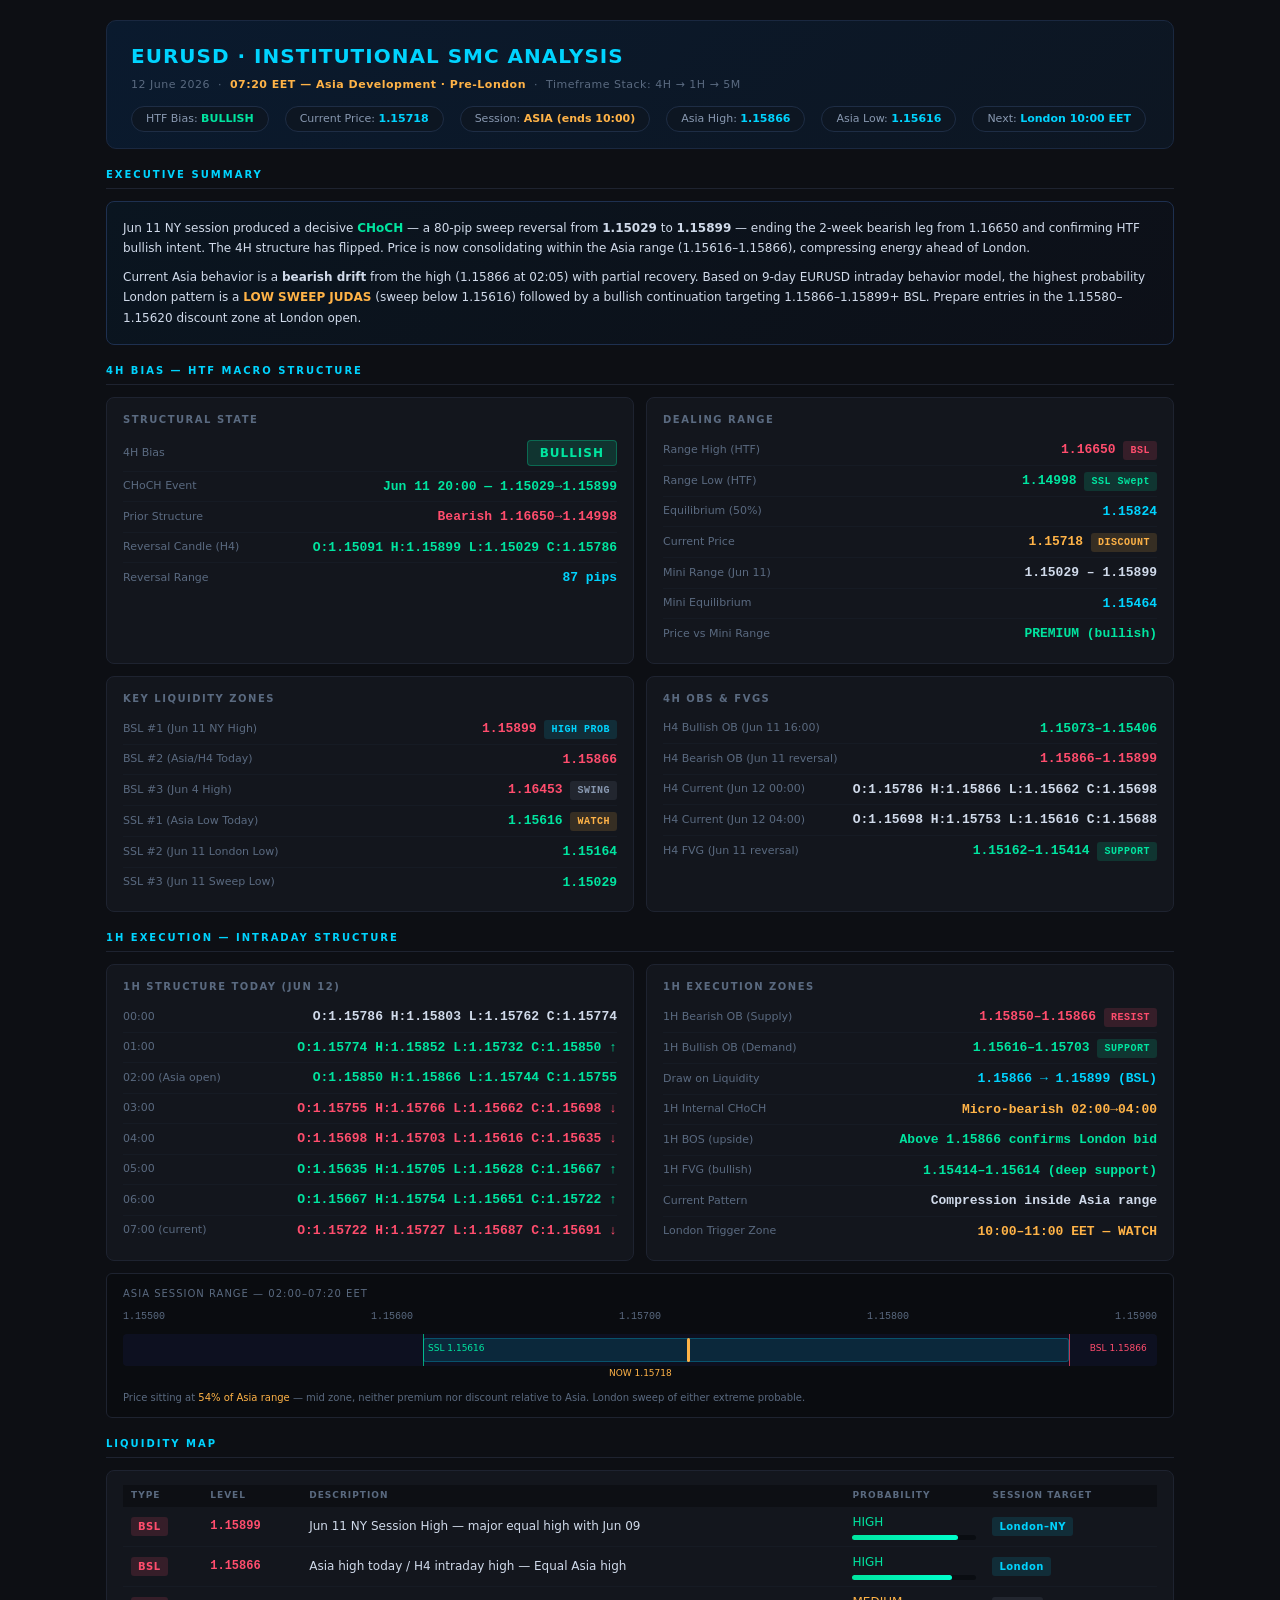
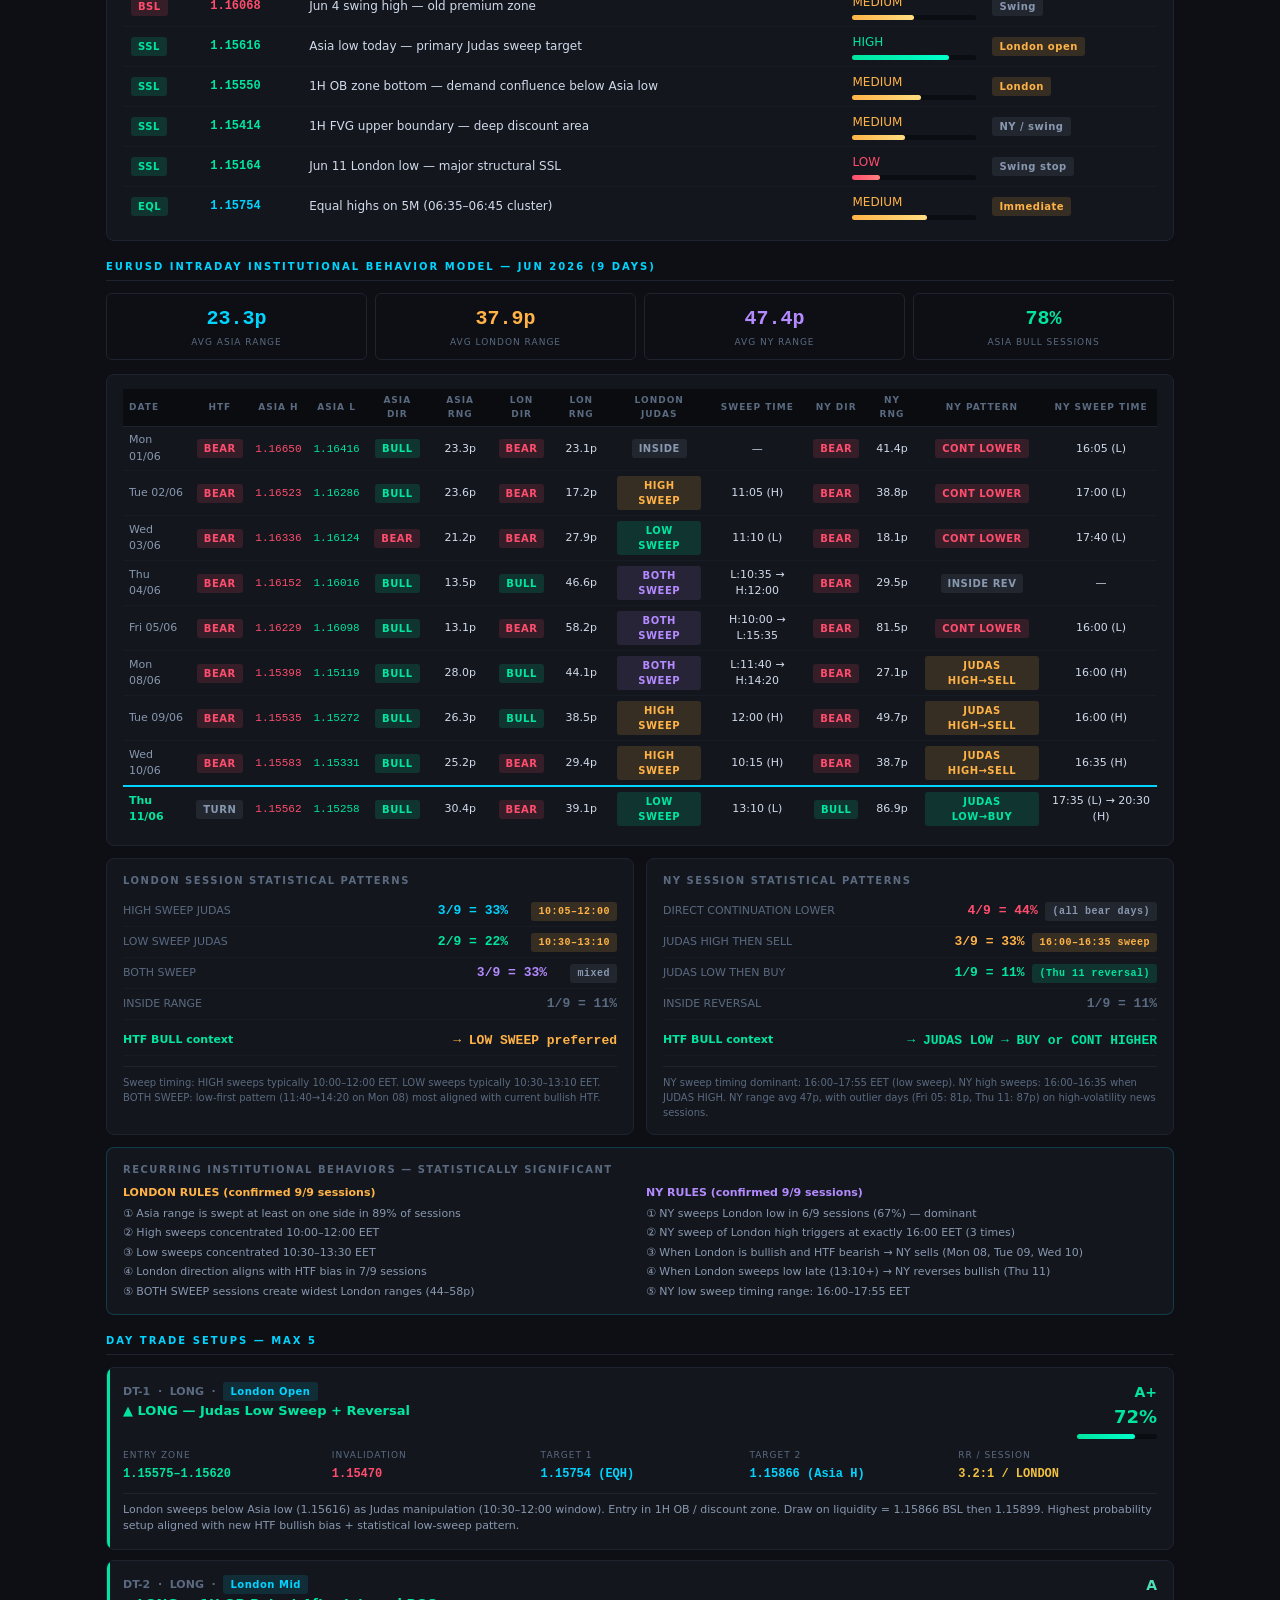
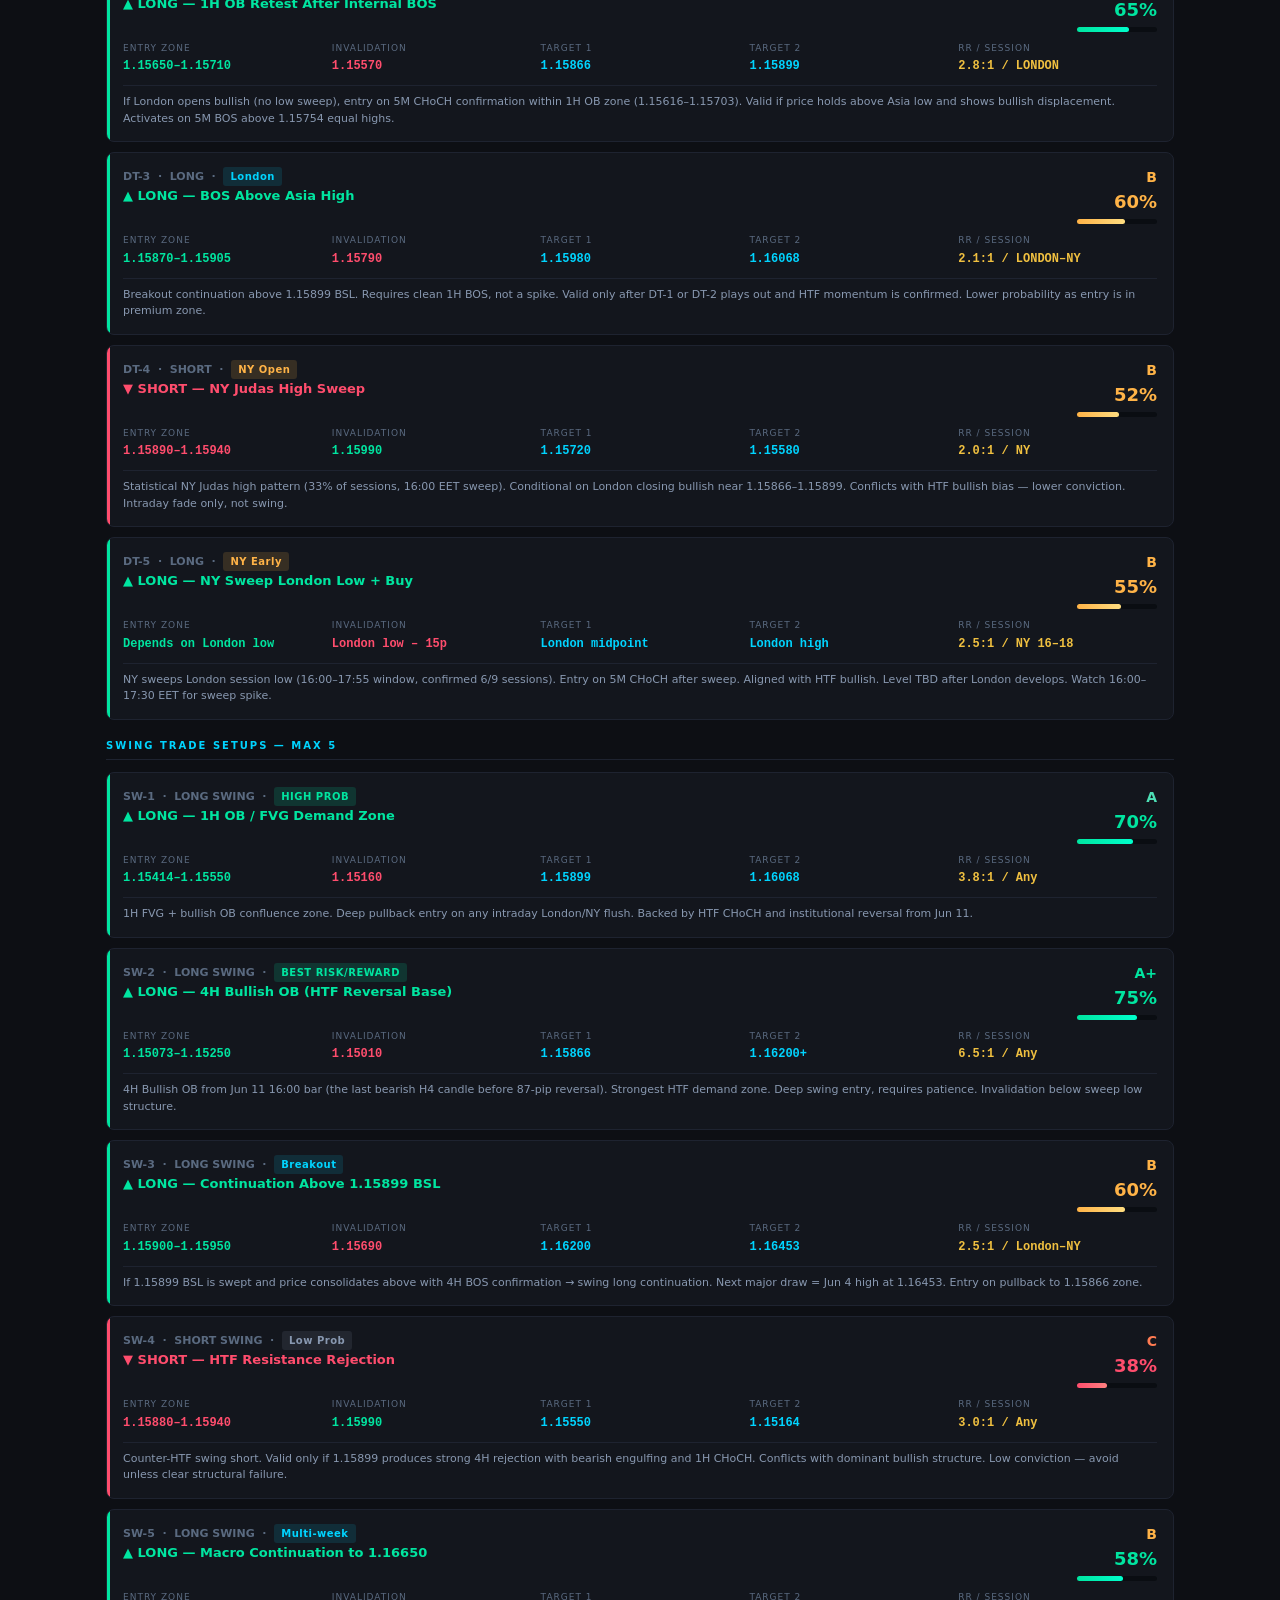
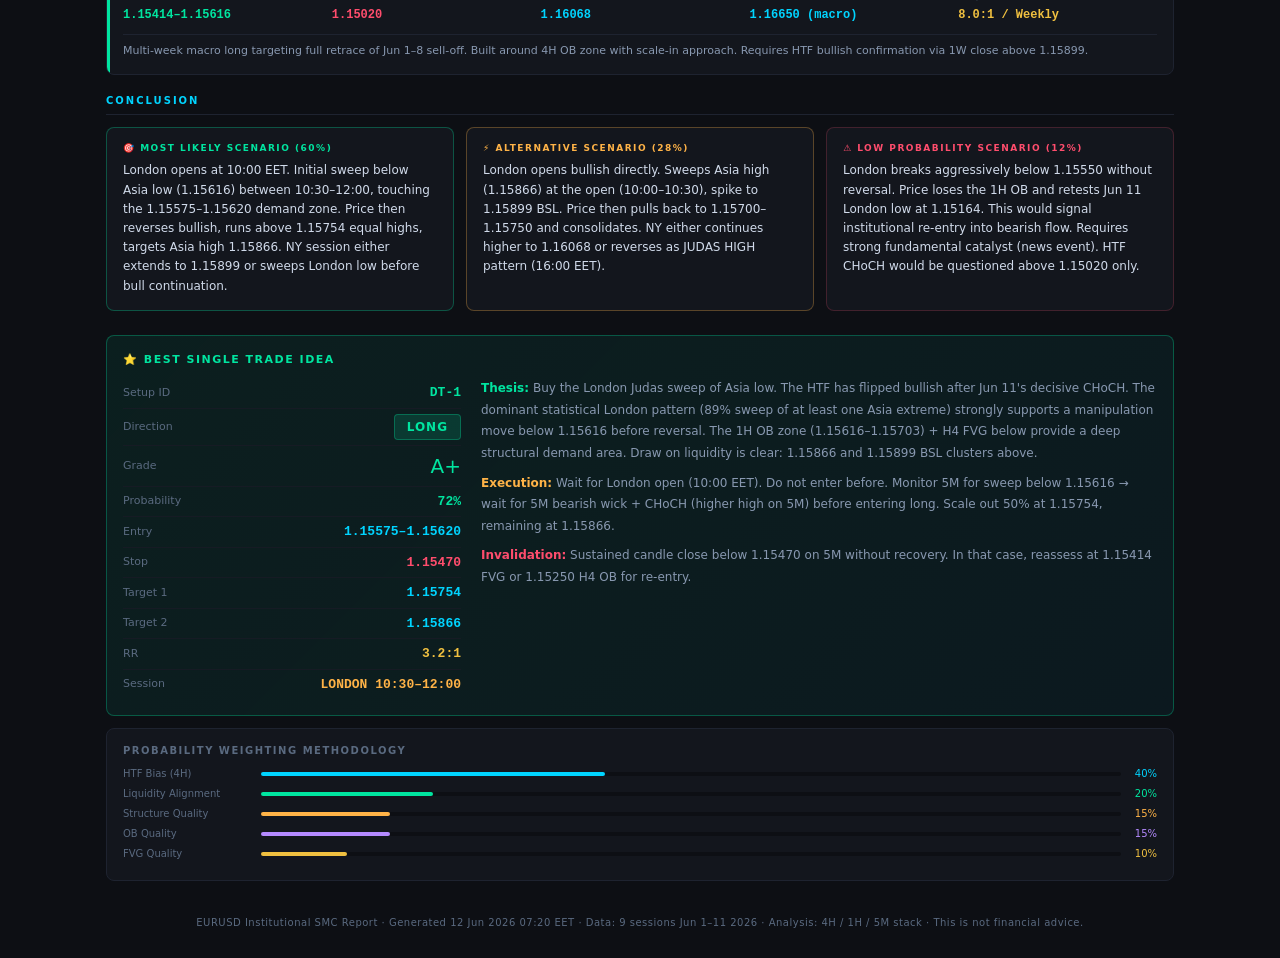
<file: friday/london/eurusd/12-06-2026.html>
<!DOCTYPE html>
<html lang="en">
<head>
<meta charset="UTF-8">
<meta name="viewport" content="width=device-width, initial-scale=1.0">
<title>EURUSD — Institutional SMC Report · 12 Jun 2026 · 07:20 EET</title>
<style>
  :root {
    --bg: #0d0f14;
    --panel: #13161d;
    --border: #1e2330;
    --accent: #00d4ff;
    --bull: #00e5a0;
    --bear: #ff4d6d;
    --warn: #ffb347;
    --neutral: #8898b0;
    --text: #d0daea;
    --muted: #5a6a80;
    --gold: #f0c040;
    --purple: #b48aff;
    --aplus: #00e5a0;
    --a: #4ddfb5;
    --b: #ffb347;
    --c: #ff7b52;
  }
  * { box-sizing: border-box; margin: 0; padding: 0; }
  body { background: var(--bg); color: var(--text); font-family: 'Segoe UI', system-ui, sans-serif; font-size: 13px; line-height: 1.5; }
  .wrapper { max-width: 1100px; margin: 0 auto; padding: 20px 16px; }

  /* Header */
  .report-header { background: linear-gradient(135deg, #0a1a2e 0%, #0d1622 100%); border: 1px solid #1a2840; border-radius: 10px; padding: 20px 24px 16px; margin-bottom: 18px; }
  .report-header h1 { font-size: 20px; font-weight: 700; color: var(--accent); letter-spacing: 1px; }
  .report-header .meta { margin-top: 6px; color: var(--muted); font-size: 11px; letter-spacing: 0.5px; }
  .report-header .meta span { color: var(--warn); font-weight: 600; }
  .status-bar { display: flex; gap: 16px; margin-top: 12px; flex-wrap: wrap; }
  .status-pill { background: #0d1622; border: 1px solid #1e2d45; border-radius: 20px; padding: 4px 14px; font-size: 11px; color: var(--neutral); }
  .status-pill b { color: var(--accent); }
  .status-pill.bull b { color: var(--bull); }
  .status-pill.bear b { color: var(--bear); }
  .status-pill.warn b { color: var(--warn); }

  /* Section headers */
  .section { margin-bottom: 18px; }
  .section-title { font-size: 10px; font-weight: 700; letter-spacing: 2px; text-transform: uppercase; color: var(--accent); border-bottom: 1px solid var(--border); padding-bottom: 6px; margin-bottom: 12px; }

  /* Cards */
  .card { background: var(--panel); border: 1px solid var(--border); border-radius: 8px; padding: 14px 16px; }
  .card-grid { display: grid; gap: 12px; }
  .card-grid-2 { grid-template-columns: 1fr 1fr; }
  .card-grid-3 { grid-template-columns: 1fr 1fr 1fr; }
  .card-grid-4 { grid-template-columns: repeat(4, 1fr); }

  .card h4 { font-size: 10px; letter-spacing: 1.5px; text-transform: uppercase; color: var(--muted); margin-bottom: 8px; }

  /* Bias block */
  .bias-tag { display: inline-block; padding: 3px 12px; border-radius: 4px; font-size: 12px; font-weight: 700; letter-spacing: 1px; }
  .bias-tag.bull { background: rgba(0,229,160,0.15); color: var(--bull); border: 1px solid rgba(0,229,160,0.3); }
  .bias-tag.bear { background: rgba(255,77,109,0.15); color: var(--bear); border: 1px solid rgba(255,77,109,0.3); }
  .bias-tag.neutral { background: rgba(136,152,176,0.15); color: var(--neutral); border: 1px solid rgba(136,152,176,0.3); }

  /* Level rows */
  .level-row { display: flex; justify-content: space-between; align-items: center; padding: 5px 0; border-bottom: 1px solid #161b24; }
  .level-row:last-child { border-bottom: none; }
  .level-label { color: var(--muted); font-size: 11px; }
  .level-value { font-weight: 700; font-size: 13px; font-family: monospace; }
  .bull-val { color: var(--bull); }
  .bear-val { color: var(--bear); }
  .warn-val { color: var(--warn); }
  .accent-val { color: var(--accent); }
  .purple-val { color: var(--purple); }
  .gold-val { color: var(--gold); }
  .text-val { color: var(--text); }

  /* Tags */
  .tag { display: inline-block; font-size: 10px; font-weight: 600; padding: 2px 7px; border-radius: 3px; letter-spacing: 0.5px; }
  .tag-bull { background: rgba(0,229,160,0.15); color: var(--bull); }
  .tag-bear { background: rgba(255,77,109,0.15); color: var(--bear); }
  .tag-warn { background: rgba(255,179,71,0.15); color: var(--warn); }
  .tag-accent { background: rgba(0,212,255,0.12); color: var(--accent); }
  .tag-purple { background: rgba(180,138,255,0.12); color: var(--purple); }
  .tag-neutral { background: rgba(136,152,176,0.12); color: var(--neutral); }

  /* Probability bar */
  .prob-bar-wrap { background: #0a0d12; border-radius: 3px; height: 5px; width: 100%; margin-top: 4px; }
  .prob-bar { height: 5px; border-radius: 3px; }
  .prob-high { background: linear-gradient(90deg, var(--bull), #00ffcc); }
  .prob-med { background: linear-gradient(90deg, var(--warn), #ffdd80); }
  .prob-low { background: linear-gradient(90deg, var(--bear), #ff8080); }

  /* Liquidity map */
  .liq-table { width: 100%; border-collapse: collapse; }
  .liq-table th { font-size: 9px; letter-spacing: 1px; text-transform: uppercase; color: var(--muted); text-align: left; padding: 4px 8px; background: #0d0f14; }
  .liq-table td { padding: 6px 8px; border-bottom: 1px solid #161b24; font-size: 12px; }
  .liq-table tr:last-child td { border-bottom: none; }
  .liq-table .price { font-family: monospace; font-weight: 700; }

  /* Setup cards */
  .setup-card { background: var(--panel); border: 1px solid var(--border); border-radius: 8px; padding: 14px 16px; margin-bottom: 10px; position: relative; overflow: hidden; }
  .setup-card::before { content: ''; position: absolute; left: 0; top: 0; bottom: 0; width: 3px; }
  .setup-card.bull::before { background: var(--bull); }
  .setup-card.bear::before { background: var(--bear); }
  .setup-card .setup-header { display: flex; justify-content: space-between; align-items: flex-start; margin-bottom: 10px; }
  .setup-card .setup-id { font-size: 11px; color: var(--muted); font-weight: 600; }
  .setup-card .setup-dir { font-size: 13px; font-weight: 700; }
  .setup-card .grade { font-size: 14px; font-weight: 800; }
  .grade-aplus { color: var(--aplus); }
  .grade-a { color: var(--a); }
  .grade-b { color: var(--b); }
  .grade-c { color: var(--c); }
  .setup-grid { display: grid; grid-template-columns: repeat(5, 1fr); gap: 10px; margin-top: 8px; }
  .setup-field label { display: block; font-size: 9px; color: var(--muted); letter-spacing: 1px; text-transform: uppercase; margin-bottom: 2px; }
  .setup-field .val { font-family: monospace; font-size: 12px; font-weight: 700; }
  .setup-rationale { margin-top: 10px; padding-top: 8px; border-top: 1px solid var(--border); font-size: 11px; color: var(--neutral); }

  /* Behavior model table */
  .beh-table { width: 100%; border-collapse: collapse; font-size: 11px; }
  .beh-table th { font-size: 9px; letter-spacing: 1px; text-transform: uppercase; color: var(--muted); text-align: center; padding: 5px 6px; background: #0a0c10; border-bottom: 1px solid var(--border); }
  .beh-table th:first-child { text-align: left; }
  .beh-table td { padding: 5px 6px; border-bottom: 1px solid #161b24; text-align: center; }
  .beh-table td:first-child { text-align: left; color: var(--neutral); }
  .beh-table tr:last-child td { border-bottom: none; }
  .beh-table .price-cell { font-family: monospace; font-size: 11px; }
  .beh-table tr:hover td { background: #161b24; }

  /* Stat boxes */
  .stat-boxes { display: grid; grid-template-columns: repeat(4, 1fr); gap: 8px; margin-bottom: 14px; }
  .stat-box { background: #0d0f14; border: 1px solid var(--border); border-radius: 6px; padding: 10px; text-align: center; }
  .stat-box .sval { font-size: 20px; font-weight: 800; font-family: monospace; }
  .stat-box .slabel { font-size: 9px; color: var(--muted); letter-spacing: 1px; text-transform: uppercase; margin-top: 2px; }

  /* Conclusion */
  .scenario-card { background: var(--panel); border: 1px solid var(--border); border-radius: 8px; padding: 14px 16px; margin-bottom: 10px; }
  .scenario-card .sc-label { font-size: 9px; letter-spacing: 1.5px; text-transform: uppercase; font-weight: 700; margin-bottom: 6px; }
  .scenario-card .sc-text { font-size: 12px; color: var(--text); line-height: 1.6; }
  .best-trade { background: linear-gradient(135deg, rgba(0,229,160,0.08) 0%, rgba(0,212,255,0.05) 100%); border: 1px solid rgba(0,229,160,0.3); border-radius: 8px; padding: 16px; }
  .best-trade h3 { font-size: 11px; letter-spacing: 1.5px; color: var(--bull); text-transform: uppercase; margin-bottom: 10px; }

  /* Asia session visual */
  .asia-range-visual { background: #0a0c10; border: 1px solid var(--border); border-radius: 6px; padding: 12px 16px; margin-top: 10px; }
  .range-bar-container { position: relative; height: 32px; background: #0d1020; border-radius: 4px; margin: 10px 0; }
  .range-bar-fill { position: absolute; top: 4px; bottom: 4px; background: rgba(0,212,255,0.15); border: 1px solid rgba(0,212,255,0.3); border-radius: 3px; }
  .range-bar-price { position: absolute; top: 4px; bottom: 4px; width: 3px; background: var(--warn); border-radius: 2px; }
  .range-labels { display: flex; justify-content: space-between; font-size: 10px; color: var(--muted); font-family: monospace; }

  /* Executive summary */
  .exec-summary { background: linear-gradient(135deg, #0a1520 0%, #0d1018 100%); border: 1px solid #1e3050; border-radius: 8px; padding: 16px; margin-bottom: 18px; }
  .exec-summary p { font-size: 12px; color: var(--text); line-height: 1.7; }
  .exec-summary p + p { margin-top: 8px; }

  /* Weight bar */
  .weight-row { display: flex; align-items: center; gap: 8px; margin-bottom: 5px; }
  .weight-label { font-size: 10px; color: var(--muted); width: 130px; flex-shrink: 0; }
  .weight-bar { flex: 1; height: 4px; background: #0d0f14; border-radius: 2px; }
  .weight-fill { height: 4px; border-radius: 2px; background: var(--accent); }
  .weight-pct { font-size: 10px; color: var(--accent); width: 28px; text-align: right; }

  @media (max-width: 700px) {
    .card-grid-2, .card-grid-3, .card-grid-4 { grid-template-columns: 1fr; }
    .setup-grid { grid-template-columns: repeat(2, 1fr); }
    .stat-boxes { grid-template-columns: repeat(2, 1fr); }
  }
</style>
</head>
<body>
<div class="wrapper">

<!-- ═══════════════════════════════════════════════════════════ HEADER -->
<div class="report-header">
  <h1>EURUSD · INSTITUTIONAL SMC ANALYSIS</h1>
  <div class="meta">12 June 2026 &nbsp;·&nbsp; <span>07:20 EET — Asia Development · Pre-London</span> &nbsp;·&nbsp; Timeframe Stack: 4H → 1H → 5M</div>
  <div class="status-bar">
    <div class="status-pill bull">HTF Bias: <b>BULLISH</b></div>
    <div class="status-pill">Current Price: <b>1.15718</b></div>
    <div class="status-pill warn">Session: <b>ASIA (ends 10:00)</b></div>
    <div class="status-pill">Asia High: <b>1.15866</b></div>
    <div class="status-pill">Asia Low: <b>1.15616</b></div>
    <div class="status-pill">Next: <b>London 10:00 EET</b></div>
  </div>
</div>

<!-- ═══════════════════════════════════════════════════════ EXEC SUMMARY -->
<div class="section">
  <div class="section-title">Executive Summary</div>
  <div class="exec-summary">
    <p>Jun 11 NY session produced a decisive <b style="color:var(--bull)">CHoCH</b> — a 80-pip sweep reversal from <b>1.15029</b> to <b>1.15899</b> — ending the 2-week bearish leg from 1.16650 and confirming HTF bullish intent. The 4H structure has flipped. Price is now consolidating within the Asia range (1.15616–1.15866), compressing energy ahead of London.</p>
    <p>Current Asia behavior is a <b>bearish drift</b> from the high (1.15866 at 02:05) with partial recovery. Based on 9-day EURUSD intraday behavior model, the highest probability London pattern is a <b style="color:var(--warn)">LOW SWEEP JUDAS</b> (sweep below 1.15616) followed by a bullish continuation targeting 1.15866–1.15899+ BSL. Prepare entries in the 1.15580–1.15620 discount zone at London open.</p>
  </div>
</div>

<!-- ═══════════════════════════════════════════════════════════ 4H BIAS -->
<div class="section">
  <div class="section-title">4H Bias — HTF Macro Structure</div>
  <div class="card-grid card-grid-2">

    <div class="card">
      <h4>Structural State</h4>
      <div class="level-row">
        <span class="level-label">4H Bias</span>
        <span class="bias-tag bull">BULLISH</span>
      </div>
      <div class="level-row">
        <span class="level-label">CHoCH Event</span>
        <span class="level-value bull-val">Jun 11 20:00 — 1.15029→1.15899</span>
      </div>
      <div class="level-row">
        <span class="level-label">Prior Structure</span>
        <span class="level-value bear-val">Bearish 1.16650→1.14998</span>
      </div>
      <div class="level-row">
        <span class="level-label">Reversal Candle (H4)</span>
        <span class="level-value bull-val">O:1.15091 H:1.15899 L:1.15029 C:1.15786</span>
      </div>
      <div class="level-row">
        <span class="level-label">Reversal Range</span>
        <span class="level-value accent-val">87 pips</span>
      </div>
    </div>

    <div class="card">
      <h4>Dealing Range</h4>
      <div class="level-row">
        <span class="level-label">Range High (HTF)</span>
        <span class="level-value bear-val">1.16650 <span class="tag tag-bear">BSL</span></span>
      </div>
      <div class="level-row">
        <span class="level-label">Range Low (HTF)</span>
        <span class="level-value bull-val">1.14998 <span class="tag tag-bull">SSL Swept</span></span>
      </div>
      <div class="level-row">
        <span class="level-label">Equilibrium (50%)</span>
        <span class="level-value accent-val">1.15824</span>
      </div>
      <div class="level-row">
        <span class="level-label">Current Price</span>
        <span class="level-value warn-val">1.15718 <span class="tag tag-warn">DISCOUNT</span></span>
      </div>
      <div class="level-row">
        <span class="level-label">Mini Range (Jun 11)</span>
        <span class="level-value text-val">1.15029 – 1.15899</span>
      </div>
      <div class="level-row">
        <span class="level-label">Mini Equilibrium</span>
        <span class="level-value accent-val">1.15464</span>
      </div>
      <div class="level-row">
        <span class="level-label">Price vs Mini Range</span>
        <span class="level-value bull-val">PREMIUM (bullish)</span>
      </div>
    </div>

    <div class="card">
      <h4>Key Liquidity Zones</h4>
      <div class="level-row">
        <span class="level-label">BSL #1 (Jun 11 NY High)</span>
        <span class="level-value bear-val">1.15899 <span class="tag tag-accent">HIGH PROB</span></span>
      </div>
      <div class="level-row">
        <span class="level-label">BSL #2 (Asia/H4 Today)</span>
        <span class="level-value bear-val">1.15866</span>
      </div>
      <div class="level-row">
        <span class="level-label">BSL #3 (Jun 4 High)</span>
        <span class="level-value bear-val">1.16453 <span class="tag tag-neutral">SWING</span></span>
      </div>
      <div class="level-row">
        <span class="level-label">SSL #1 (Asia Low Today)</span>
        <span class="level-value bull-val">1.15616 <span class="tag tag-warn">WATCH</span></span>
      </div>
      <div class="level-row">
        <span class="level-label">SSL #2 (Jun 11 London Low)</span>
        <span class="level-value bull-val">1.15164</span>
      </div>
      <div class="level-row">
        <span class="level-label">SSL #3 (Jun 11 Sweep Low)</span>
        <span class="level-value bull-val">1.15029</span>
      </div>
    </div>

    <div class="card">
      <h4>4H OBs &amp; FVGs</h4>
      <div class="level-row">
        <span class="level-label">H4 Bullish OB (Jun 11 16:00)</span>
        <span class="level-value bull-val">1.15073–1.15406</span>
      </div>
      <div class="level-row">
        <span class="level-label">H4 Bearish OB (Jun 11 reversal)</span>
        <span class="level-value bear-val">1.15866–1.15899</span>
      </div>
      <div class="level-row">
        <span class="level-label">H4 Current (Jun 12 00:00)</span>
        <span class="level-value text-val">O:1.15786 H:1.15866 L:1.15662 C:1.15698</span>
      </div>
      <div class="level-row">
        <span class="level-label">H4 Current (Jun 12 04:00)</span>
        <span class="level-value text-val">O:1.15698 H:1.15753 L:1.15616 C:1.15688</span>
      </div>
      <div class="level-row">
        <span class="level-label">H4 FVG (Jun 11 reversal)</span>
        <span class="level-value bull-val">1.15162–1.15414 <span class="tag tag-bull">SUPPORT</span></span>
      </div>
    </div>

  </div>
</div>

<!-- ══════════════════════════════════════════════════════ 1H EXECUTION -->
<div class="section">
  <div class="section-title">1H Execution — Intraday Structure</div>
  <div class="card-grid card-grid-2">

    <div class="card">
      <h4>1H Structure Today (Jun 12)</h4>
      <div class="level-row">
        <span class="level-label">00:00</span>
        <span class="level-value text-val">O:1.15786 H:1.15803 L:1.15762 C:1.15774</span>
      </div>
      <div class="level-row">
        <span class="level-label">01:00</span>
        <span class="level-value bull-val">O:1.15774 H:1.15852 L:1.15732 C:1.15850 ↑</span>
      </div>
      <div class="level-row">
        <span class="level-label">02:00 (Asia open)</span>
        <span class="level-value bull-val">O:1.15850 H:1.15866 L:1.15744 C:1.15755</span>
      </div>
      <div class="level-row">
        <span class="level-label">03:00</span>
        <span class="level-value bear-val">O:1.15755 H:1.15766 L:1.15662 C:1.15698 ↓</span>
      </div>
      <div class="level-row">
        <span class="level-label">04:00</span>
        <span class="level-value bear-val">O:1.15698 H:1.15703 L:1.15616 C:1.15635 ↓</span>
      </div>
      <div class="level-row">
        <span class="level-label">05:00</span>
        <span class="level-value bull-val">O:1.15635 H:1.15705 L:1.15628 C:1.15667 ↑</span>
      </div>
      <div class="level-row">
        <span class="level-label">06:00</span>
        <span class="level-value bull-val">O:1.15667 H:1.15754 L:1.15651 C:1.15722 ↑</span>
      </div>
      <div class="level-row">
        <span class="level-label">07:00 (current)</span>
        <span class="level-value bear-val">O:1.15722 H:1.15727 L:1.15687 C:1.15691 ↓</span>
      </div>
    </div>

    <div class="card">
      <h4>1H Execution Zones</h4>
      <div class="level-row">
        <span class="level-label">1H Bearish OB (Supply)</span>
        <span class="level-value bear-val">1.15850–1.15866 <span class="tag tag-bear">RESIST</span></span>
      </div>
      <div class="level-row">
        <span class="level-label">1H Bullish OB (Demand)</span>
        <span class="level-value bull-val">1.15616–1.15703 <span class="tag tag-bull">SUPPORT</span></span>
      </div>
      <div class="level-row">
        <span class="level-label">Draw on Liquidity</span>
        <span class="level-value accent-val">1.15866 → 1.15899 (BSL)</span>
      </div>
      <div class="level-row">
        <span class="level-label">1H Internal CHoCH</span>
        <span class="level-value warn-val">Micro-bearish 02:00→04:00</span>
      </div>
      <div class="level-row">
        <span class="level-label">1H BOS (upside)</span>
        <span class="level-value bull-val">Above 1.15866 confirms London bid</span>
      </div>
      <div class="level-row">
        <span class="level-label">1H FVG (bullish)</span>
        <span class="level-value bull-val">1.15414–1.15614 (deep support)</span>
      </div>
      <div class="level-row">
        <span class="level-label">Current Pattern</span>
        <span class="level-value text-val">Compression inside Asia range</span>
      </div>
      <div class="level-row">
        <span class="level-label">London Trigger Zone</span>
        <span class="level-value warn-val">10:00–11:00 EET — WATCH</span>
      </div>
    </div>

  </div>

  <!-- Asia range visual -->
  <div class="asia-range-visual" style="margin-top:12px;">
    <div style="font-size:10px; color:var(--muted); letter-spacing:1px; text-transform:uppercase; margin-bottom:8px;">Asia Session Range — 02:00–07:20 EET</div>
    <div class="range-labels">
      <span>1.15500</span><span>1.15600</span><span>1.15700</span><span>1.15800</span><span>1.15900</span>
    </div>
    <div class="range-bar-container">
      <!-- Asia range: 1.15616-1.15866 on scale 1.15500-1.15900 (400 pips wide) -->
      <!-- Fill: left=(1.15616-1.15500)/400*100=29%, right=(1.15900-1.15866)/400*100=8.5%, width=66.5% -->
      <div class="range-bar-fill" style="left:29%; width:62.5%; background:rgba(0,212,255,0.12); border-color:rgba(0,212,255,0.25);"></div>
      <!-- SSL zone: 1.15616 = 29% -->
      <div style="position:absolute; left:29%; top:0; bottom:0; width:1px; background:var(--bull); opacity:0.7;"></div>
      <div style="position:absolute; left:29.5%; top:8px; font-size:9px; color:var(--bull);">SSL 1.15616</div>
      <!-- BSL zone: 1.15866 = 91.5% -->
      <div style="position:absolute; left:91.5%; top:0; bottom:0; width:1px; background:var(--bear); opacity:0.7;"></div>
      <div style="position:absolute; right:1%; top:8px; font-size:9px; color:var(--bear);">BSL 1.15866</div>
      <!-- Current price: 1.15718 = (1.15718-1.155)/0.004*100 = 54.5% -->
      <div class="range-bar-price" style="left:54.5%;"></div>
      <div style="position:absolute; left:47%; bottom:-14px; font-size:9px; color:var(--warn);">NOW 1.15718</div>
    </div>
    <div style="height:14px;"></div>
    <div style="font-size:10px; color:var(--muted);">Price sitting at <span style="color:var(--warn);">54% of Asia range</span> — mid zone, neither premium nor discount relative to Asia. London sweep of either extreme probable.</div>
  </div>
</div>

<!-- ══════════════════════════════════════════════════════ LIQUIDITY MAP -->
<div class="section">
  <div class="section-title">Liquidity Map</div>
  <div class="card">
    <table class="liq-table">
      <thead>
        <tr>
          <th>Type</th>
          <th>Level</th>
          <th>Description</th>
          <th>Probability</th>
          <th>Session Target</th>
        </tr>
      </thead>
      <tbody>
        <tr>
          <td><span class="tag tag-bear">BSL</span></td>
          <td class="price bear-val">1.15899</td>
          <td>Jun 11 NY Session High — major equal high with Jun 09</td>
          <td>
            <span style="color:var(--bull);">HIGH</span>
            <div class="prob-bar-wrap"><div class="prob-bar prob-high" style="width:85%;"></div></div>
          </td>
          <td><span class="tag tag-accent">London–NY</span></td>
        </tr>
        <tr>
          <td><span class="tag tag-bear">BSL</span></td>
          <td class="price bear-val">1.15866</td>
          <td>Asia high today / H4 intraday high — Equal Asia high</td>
          <td>
            <span style="color:var(--bull);">HIGH</span>
            <div class="prob-bar-wrap"><div class="prob-bar prob-high" style="width:80%;"></div></div>
          </td>
          <td><span class="tag tag-accent">London</span></td>
        </tr>
        <tr>
          <td><span class="tag tag-bear">BSL</span></td>
          <td class="price bear-val">1.16068</td>
          <td>Jun 4 swing high — old premium zone</td>
          <td>
            <span style="color:var(--warn);">MEDIUM</span>
            <div class="prob-bar-wrap"><div class="prob-bar prob-med" style="width:50%;"></div></div>
          </td>
          <td><span class="tag tag-neutral">Swing</span></td>
        </tr>
        <tr>
          <td><span class="tag tag-bull">SSL</span></td>
          <td class="price bull-val">1.15616</td>
          <td>Asia low today — primary Judas sweep target</td>
          <td>
            <span style="color:var(--bull);">HIGH</span>
            <div class="prob-bar-wrap"><div class="prob-bar prob-high" style="width:78%;"></div></div>
          </td>
          <td><span class="tag tag-warn">London open</span></td>
        </tr>
        <tr>
          <td><span class="tag tag-bull">SSL</span></td>
          <td class="price bull-val">1.15550</td>
          <td>1H OB zone bottom — demand confluence below Asia low</td>
          <td>
            <span style="color:var(--warn);">MEDIUM</span>
            <div class="prob-bar-wrap"><div class="prob-bar prob-med" style="width:55%;"></div></div>
          </td>
          <td><span class="tag tag-warn">London</span></td>
        </tr>
        <tr>
          <td><span class="tag tag-bull">SSL</span></td>
          <td class="price bull-val">1.15414</td>
          <td>1H FVG upper boundary — deep discount area</td>
          <td>
            <span style="color:var(--warn);">MEDIUM</span>
            <div class="prob-bar-wrap"><div class="prob-bar prob-med" style="width:42%;"></div></div>
          </td>
          <td><span class="tag tag-neutral">NY / swing</span></td>
        </tr>
        <tr>
          <td><span class="tag tag-bull">SSL</span></td>
          <td class="price bull-val">1.15164</td>
          <td>Jun 11 London low — major structural SSL</td>
          <td>
            <span style="color:var(--bear);">LOW</span>
            <div class="prob-bar-wrap"><div class="prob-bar prob-low" style="width:22%;"></div></div>
          </td>
          <td><span class="tag tag-neutral">Swing stop</span></td>
        </tr>
        <tr>
          <td><span class="tag tag-bull">EQL</span></td>
          <td class="price accent-val">1.15754</td>
          <td>Equal highs on 5M (06:35–06:45 cluster)</td>
          <td>
            <span style="color:var(--warn);">MEDIUM</span>
            <div class="prob-bar-wrap"><div class="prob-bar prob-med" style="width:60%;"></div></div>
          </td>
          <td><span class="tag tag-warn">Immediate</span></td>
        </tr>
      </tbody>
    </table>
  </div>
</div>

<!-- ══════════════════════════════════════════════════ INTRADAY BEHAVIOR -->
<div class="section">
  <div class="section-title">EURUSD Intraday Institutional Behavior Model — Jun 2026 (9 Days)</div>

  <!-- Stats -->
  <div class="stat-boxes">
    <div class="stat-box">
      <div class="sval" style="color:var(--accent)">23.3p</div>
      <div class="slabel">Avg Asia Range</div>
    </div>
    <div class="stat-box">
      <div class="sval" style="color:var(--warn)">37.9p</div>
      <div class="slabel">Avg London Range</div>
    </div>
    <div class="stat-box">
      <div class="sval" style="color:var(--purple)">47.4p</div>
      <div class="slabel">Avg NY Range</div>
    </div>
    <div class="stat-box">
      <div class="sval" style="color:var(--bull)">78%</div>
      <div class="slabel">Asia Bull Sessions</div>
    </div>
  </div>

  <!-- Behavior data table -->
  <div class="card" style="overflow-x:auto;">
    <table class="beh-table">
      <thead>
        <tr>
          <th>Date</th>
          <th>HTF</th>
          <th>Asia H</th>
          <th>Asia L</th>
          <th>Asia Dir</th>
          <th>Asia Rng</th>
          <th>Lon Dir</th>
          <th>Lon Rng</th>
          <th>London Judas</th>
          <th>Sweep Time</th>
          <th>NY Dir</th>
          <th>NY Rng</th>
          <th>NY Pattern</th>
          <th>NY Sweep Time</th>
        </tr>
      </thead>
      <tbody>
        <tr>
          <td>Mon 01/06</td>
          <td><span class="tag tag-bear">BEAR</span></td>
          <td class="price-cell bear-val">1.16650</td>
          <td class="price-cell bull-val">1.16416</td>
          <td><span class="tag tag-bull">BULL</span></td>
          <td>23.3p</td>
          <td><span class="tag tag-bear">BEAR</span></td>
          <td>23.1p</td>
          <td><span class="tag tag-neutral">INSIDE</span></td>
          <td>—</td>
          <td><span class="tag tag-bear">BEAR</span></td>
          <td>41.4p</td>
          <td><span class="tag tag-bear">CONT LOWER</span></td>
          <td>16:05 (L)</td>
        </tr>
        <tr>
          <td>Tue 02/06</td>
          <td><span class="tag tag-bear">BEAR</span></td>
          <td class="price-cell bear-val">1.16523</td>
          <td class="price-cell bull-val">1.16286</td>
          <td><span class="tag tag-bull">BULL</span></td>
          <td>23.6p</td>
          <td><span class="tag tag-bear">BEAR</span></td>
          <td>17.2p</td>
          <td><span class="tag tag-warn">HIGH SWEEP</span></td>
          <td>11:05 (H)</td>
          <td><span class="tag tag-bear">BEAR</span></td>
          <td>38.8p</td>
          <td><span class="tag tag-bear">CONT LOWER</span></td>
          <td>17:00 (L)</td>
        </tr>
        <tr>
          <td>Wed 03/06</td>
          <td><span class="tag tag-bear">BEAR</span></td>
          <td class="price-cell bear-val">1.16336</td>
          <td class="price-cell bull-val">1.16124</td>
          <td><span class="tag tag-bear">BEAR</span></td>
          <td>21.2p</td>
          <td><span class="tag tag-bear">BEAR</span></td>
          <td>27.9p</td>
          <td><span class="tag tag-bull">LOW SWEEP</span></td>
          <td>11:10 (L)</td>
          <td><span class="tag tag-bear">BEAR</span></td>
          <td>18.1p</td>
          <td><span class="tag tag-bear">CONT LOWER</span></td>
          <td>17:40 (L)</td>
        </tr>
        <tr>
          <td>Thu 04/06</td>
          <td><span class="tag tag-bear">BEAR</span></td>
          <td class="price-cell bear-val">1.16152</td>
          <td class="price-cell bull-val">1.16016</td>
          <td><span class="tag tag-bull">BULL</span></td>
          <td>13.5p</td>
          <td><span class="tag tag-bull">BULL</span></td>
          <td>46.6p</td>
          <td><span class="tag tag-purple">BOTH SWEEP</span></td>
          <td>L:10:35 → H:12:00</td>
          <td><span class="tag tag-bear">BEAR</span></td>
          <td>29.5p</td>
          <td><span class="tag tag-neutral">INSIDE REV</span></td>
          <td>—</td>
        </tr>
        <tr>
          <td>Fri 05/06</td>
          <td><span class="tag tag-bear">BEAR</span></td>
          <td class="price-cell bear-val">1.16229</td>
          <td class="price-cell bull-val">1.16098</td>
          <td><span class="tag tag-bull">BULL</span></td>
          <td>13.1p</td>
          <td><span class="tag tag-bear">BEAR</span></td>
          <td>58.2p</td>
          <td><span class="tag tag-purple">BOTH SWEEP</span></td>
          <td>H:10:00 → L:15:35</td>
          <td><span class="tag tag-bear">BEAR</span></td>
          <td>81.5p</td>
          <td><span class="tag tag-bear">CONT LOWER</span></td>
          <td>16:00 (L)</td>
        </tr>
        <tr>
          <td>Mon 08/06</td>
          <td><span class="tag tag-bear">BEAR</span></td>
          <td class="price-cell bear-val">1.15398</td>
          <td class="price-cell bull-val">1.15119</td>
          <td><span class="tag tag-bull">BULL</span></td>
          <td>28.0p</td>
          <td><span class="tag tag-bull">BULL</span></td>
          <td>44.1p</td>
          <td><span class="tag tag-purple">BOTH SWEEP</span></td>
          <td>L:11:40 → H:14:20</td>
          <td><span class="tag tag-bear">BEAR</span></td>
          <td>27.1p</td>
          <td><span class="tag tag-warn">JUDAS HIGH→SELL</span></td>
          <td>16:00 (H)</td>
        </tr>
        <tr>
          <td>Tue 09/06</td>
          <td><span class="tag tag-bear">BEAR</span></td>
          <td class="price-cell bear-val">1.15535</td>
          <td class="price-cell bull-val">1.15272</td>
          <td><span class="tag tag-bull">BULL</span></td>
          <td>26.3p</td>
          <td><span class="tag tag-bull">BULL</span></td>
          <td>38.5p</td>
          <td><span class="tag tag-warn">HIGH SWEEP</span></td>
          <td>12:00 (H)</td>
          <td><span class="tag tag-bear">BEAR</span></td>
          <td>49.7p</td>
          <td><span class="tag tag-warn">JUDAS HIGH→SELL</span></td>
          <td>16:00 (H)</td>
        </tr>
        <tr>
          <td>Wed 10/06</td>
          <td><span class="tag tag-bear">BEAR</span></td>
          <td class="price-cell bear-val">1.15583</td>
          <td class="price-cell bull-val">1.15331</td>
          <td><span class="tag tag-bull">BULL</span></td>
          <td>25.2p</td>
          <td><span class="tag tag-bear">BEAR</span></td>
          <td>29.4p</td>
          <td><span class="tag tag-warn">HIGH SWEEP</span></td>
          <td>10:15 (H)</td>
          <td><span class="tag tag-bear">BEAR</span></td>
          <td>38.7p</td>
          <td><span class="tag tag-warn">JUDAS HIGH→SELL</span></td>
          <td>16:35 (H)</td>
        </tr>
        <tr style="border-top: 2px solid var(--accent);">
          <td><b style="color:var(--bull)">Thu 11/06</b></td>
          <td><span class="tag tag-neutral">TURN</span></td>
          <td class="price-cell bear-val">1.15562</td>
          <td class="price-cell bull-val">1.15258</td>
          <td><span class="tag tag-bull">BULL</span></td>
          <td>30.4p</td>
          <td><span class="tag tag-bear">BEAR</span></td>
          <td>39.1p</td>
          <td><span class="tag tag-bull">LOW SWEEP</span></td>
          <td>13:10 (L)</td>
          <td><span class="tag tag-bull">BULL</span></td>
          <td>86.9p</td>
          <td><span class="tag tag-bull">JUDAS LOW→BUY</span></td>
          <td>17:35 (L) → 20:30 (H)</td>
        </tr>
      </tbody>
    </table>
  </div>

  <!-- Statistical patterns -->
  <div class="card-grid card-grid-2" style="margin-top:12px;">
    <div class="card">
      <h4>London Session Statistical Patterns</h4>
      <div class="level-row">
        <span class="level-label">HIGH SWEEP JUDAS</span>
        <span class="level-value accent-val">3/9 = 33% &nbsp; <span class="tag tag-warn">10:05–12:00</span></span>
      </div>
      <div class="level-row">
        <span class="level-label">LOW SWEEP JUDAS</span>
        <span class="level-value bull-val">2/9 = 22% &nbsp; <span class="tag tag-warn">10:30–13:10</span></span>
      </div>
      <div class="level-row">
        <span class="level-label">BOTH SWEEP</span>
        <span class="level-value purple-val">3/9 = 33% &nbsp; <span class="tag tag-neutral">mixed</span></span>
      </div>
      <div class="level-row">
        <span class="level-label">INSIDE RANGE</span>
        <span class="level-value muted" style="color:var(--muted)">1/9 = 11%</span>
      </div>
      <div class="level-row" style="margin-top:6px;">
        <span class="level-label" style="color:var(--bull);font-weight:700;">HTF BULL context</span>
        <span class="level-value warn-val">→ LOW SWEEP preferred</span>
      </div>
      <div style="margin-top:10px; padding-top:8px; border-top:1px solid var(--border); font-size:10px; color:var(--muted);">
        Sweep timing: HIGH sweeps typically 10:00–12:00 EET. LOW sweeps typically 10:30–13:10 EET. BOTH SWEEP: low-first pattern (11:40→14:20 on Mon 08) most aligned with current bullish HTF.
      </div>
    </div>
    <div class="card">
      <h4>NY Session Statistical Patterns</h4>
      <div class="level-row">
        <span class="level-label">DIRECT CONTINUATION LOWER</span>
        <span class="level-value bear-val">4/9 = 44% <span class="tag tag-neutral">(all bear days)</span></span>
      </div>
      <div class="level-row">
        <span class="level-label">JUDAS HIGH THEN SELL</span>
        <span class="level-value warn-val">3/9 = 33% <span class="tag tag-warn">16:00–16:35 sweep</span></span>
      </div>
      <div class="level-row">
        <span class="level-label">JUDAS LOW THEN BUY</span>
        <span class="level-value bull-val">1/9 = 11% <span class="tag tag-bull">(Thu 11 reversal)</span></span>
      </div>
      <div class="level-row">
        <span class="level-label">INSIDE REVERSAL</span>
        <span class="level-value muted" style="color:var(--muted)">1/9 = 11%</span>
      </div>
      <div class="level-row" style="margin-top:6px;">
        <span class="level-label" style="color:var(--bull);font-weight:700;">HTF BULL context</span>
        <span class="level-value bull-val">→ JUDAS LOW → BUY or CONT HIGHER</span>
      </div>
      <div style="margin-top:10px; padding-top:8px; border-top:1px solid var(--border); font-size:10px; color:var(--muted);">
        NY sweep timing dominant: 16:00–17:55 EET (low sweep). NY high sweeps: 16:00–16:35 when JUDAS HIGH. NY range avg 47p, with outlier days (Fri 05: 81p, Thu 11: 87p) on high-volatility news sessions.
      </div>
    </div>
  </div>

  <!-- Key behavioral rules -->
  <div class="card" style="margin-top:12px; border-color: rgba(0,212,255,0.2);">
    <h4>Recurring Institutional Behaviors — Statistically Significant</h4>
    <div style="display:grid; grid-template-columns:1fr 1fr; gap:12px; margin-top:8px; font-size:11px; color:var(--neutral);">
      <div>
        <div style="color:var(--warn); font-weight:700; margin-bottom:4px;">LONDON RULES (confirmed 9/9 sessions)</div>
        <div>① Asia range is swept at least on one side in 89% of sessions</div>
        <div style="margin-top:3px;">② High sweeps concentrated 10:00–12:00 EET</div>
        <div style="margin-top:3px;">③ Low sweeps concentrated 10:30–13:30 EET</div>
        <div style="margin-top:3px;">④ London direction aligns with HTF bias in 7/9 sessions</div>
        <div style="margin-top:3px;">⑤ BOTH SWEEP sessions create widest London ranges (44–58p)</div>
      </div>
      <div>
        <div style="color:var(--purple); font-weight:700; margin-bottom:4px;">NY RULES (confirmed 9/9 sessions)</div>
        <div>① NY sweeps London low in 6/9 sessions (67%) — dominant</div>
        <div style="margin-top:3px;">② NY sweep of London high triggers at exactly 16:00 EET (3 times)</div>
        <div style="margin-top:3px;">③ When London is bullish and HTF bearish → NY sells (Mon 08, Tue 09, Wed 10)</div>
        <div style="margin-top:3px;">④ When London sweeps low late (13:10+) → NY reverses bullish (Thu 11)</div>
        <div style="margin-top:3px;">⑤ NY low sweep timing range: 16:00–17:55 EET</div>
      </div>
    </div>
  </div>
</div>

<!-- ══════════════════════════════════════════════════════ DAY TRADES -->
<div class="section">
  <div class="section-title">Day Trade Setups — Max 5</div>

  <!-- DT-1 -->
  <div class="setup-card bull">
    <div class="setup-header">
      <div>
        <div class="setup-id">DT-1 &nbsp;·&nbsp; LONG &nbsp;·&nbsp; <span class="tag tag-accent">London Open</span></div>
        <div class="setup-dir" style="color:var(--bull);">▲ LONG — Judas Low Sweep + Reversal</div>
      </div>
      <div style="text-align:right;">
        <div class="grade grade-aplus">A+</div>
        <div style="font-size:18px; font-weight:800; color:var(--bull);">72%</div>
        <div class="prob-bar-wrap" style="width:80px;"><div class="prob-bar prob-high" style="width:72%;"></div></div>
      </div>
    </div>
    <div class="setup-grid">
      <div class="setup-field">
        <label>Entry Zone</label>
        <div class="val bull-val">1.15575–1.15620</div>
      </div>
      <div class="setup-field">
        <label>Invalidation</label>
        <div class="val bear-val">1.15470</div>
      </div>
      <div class="setup-field">
        <label>Target 1</label>
        <div class="val accent-val">1.15754 (EQH)</div>
      </div>
      <div class="setup-field">
        <label>Target 2</label>
        <div class="val accent-val">1.15866 (Asia H)</div>
      </div>
      <div class="setup-field">
        <label>RR / Session</label>
        <div class="val gold-val">3.2:1 / LONDON</div>
      </div>
    </div>
    <div class="setup-rationale">London sweeps below Asia low (1.15616) as Judas manipulation (10:30–12:00 window). Entry in 1H OB / discount zone. Draw on liquidity = 1.15866 BSL then 1.15899. Highest probability setup aligned with new HTF bullish bias + statistical low-sweep pattern.</div>
  </div>

  <!-- DT-2 -->
  <div class="setup-card bull">
    <div class="setup-header">
      <div>
        <div class="setup-id">DT-2 &nbsp;·&nbsp; LONG &nbsp;·&nbsp; <span class="tag tag-accent">London Mid</span></div>
        <div class="setup-dir" style="color:var(--bull);">▲ LONG — 1H OB Retest After Internal BOS</div>
      </div>
      <div style="text-align:right;">
        <div class="grade grade-a">A</div>
        <div style="font-size:18px; font-weight:800; color:var(--bull);">65%</div>
        <div class="prob-bar-wrap" style="width:80px;"><div class="prob-bar prob-high" style="width:65%;"></div></div>
      </div>
    </div>
    <div class="setup-grid">
      <div class="setup-field">
        <label>Entry Zone</label>
        <div class="val bull-val">1.15650–1.15710</div>
      </div>
      <div class="setup-field">
        <label>Invalidation</label>
        <div class="val bear-val">1.15570</div>
      </div>
      <div class="setup-field">
        <label>Target 1</label>
        <div class="val accent-val">1.15866</div>
      </div>
      <div class="setup-field">
        <label>Target 2</label>
        <div class="val accent-val">1.15899</div>
      </div>
      <div class="setup-field">
        <label>RR / Session</label>
        <div class="val gold-val">2.8:1 / LONDON</div>
      </div>
    </div>
    <div class="setup-rationale">If London opens bullish (no low sweep), entry on 5M CHoCH confirmation within 1H OB zone (1.15616–1.15703). Valid if price holds above Asia low and shows bullish displacement. Activates on 5M BOS above 1.15754 equal highs.</div>
  </div>

  <!-- DT-3 -->
  <div class="setup-card bull">
    <div class="setup-header">
      <div>
        <div class="setup-id">DT-3 &nbsp;·&nbsp; LONG &nbsp;·&nbsp; <span class="tag tag-accent">London</span></div>
        <div class="setup-dir" style="color:var(--bull);">▲ LONG — BOS Above Asia High</div>
      </div>
      <div style="text-align:right;">
        <div class="grade grade-b">B</div>
        <div style="font-size:18px; font-weight:800; color:var(--warn);">60%</div>
        <div class="prob-bar-wrap" style="width:80px;"><div class="prob-bar prob-med" style="width:60%;"></div></div>
      </div>
    </div>
    <div class="setup-grid">
      <div class="setup-field">
        <label>Entry Zone</label>
        <div class="val bull-val">1.15870–1.15905</div>
      </div>
      <div class="setup-field">
        <label>Invalidation</label>
        <div class="val bear-val">1.15790</div>
      </div>
      <div class="setup-field">
        <label>Target 1</label>
        <div class="val accent-val">1.15980</div>
      </div>
      <div class="setup-field">
        <label>Target 2</label>
        <div class="val accent-val">1.16068</div>
      </div>
      <div class="setup-field">
        <label>RR / Session</label>
        <div class="val gold-val">2.1:1 / LONDON–NY</div>
      </div>
    </div>
    <div class="setup-rationale">Breakout continuation above 1.15899 BSL. Requires clean 1H BOS, not a spike. Valid only after DT-1 or DT-2 plays out and HTF momentum is confirmed. Lower probability as entry is in premium zone.</div>
  </div>

  <!-- DT-4 -->
  <div class="setup-card bear">
    <div class="setup-header">
      <div>
        <div class="setup-id">DT-4 &nbsp;·&nbsp; SHORT &nbsp;·&nbsp; <span class="tag tag-warn">NY Open</span></div>
        <div class="setup-dir" style="color:var(--bear);">▼ SHORT — NY Judas High Sweep</div>
      </div>
      <div style="text-align:right;">
        <div class="grade grade-b">B</div>
        <div style="font-size:18px; font-weight:800; color:var(--warn);">52%</div>
        <div class="prob-bar-wrap" style="width:80px;"><div class="prob-bar prob-med" style="width:52%;"></div></div>
      </div>
    </div>
    <div class="setup-grid">
      <div class="setup-field">
        <label>Entry Zone</label>
        <div class="val bear-val">1.15890–1.15940</div>
      </div>
      <div class="setup-field">
        <label>Invalidation</label>
        <div class="val bull-val">1.15990</div>
      </div>
      <div class="setup-field">
        <label>Target 1</label>
        <div class="val accent-val">1.15720</div>
      </div>
      <div class="setup-field">
        <label>Target 2</label>
        <div class="val accent-val">1.15580</div>
      </div>
      <div class="setup-field">
        <label>RR / Session</label>
        <div class="val gold-val">2.0:1 / NY</div>
      </div>
    </div>
    <div class="setup-rationale">Statistical NY Judas high pattern (33% of sessions, 16:00 EET sweep). Conditional on London closing bullish near 1.15866–1.15899. Conflicts with HTF bullish bias — lower conviction. Intraday fade only, not swing.</div>
  </div>

  <!-- DT-5 -->
  <div class="setup-card bull">
    <div class="setup-header">
      <div>
        <div class="setup-id">DT-5 &nbsp;·&nbsp; LONG &nbsp;·&nbsp; <span class="tag tag-warn">NY Early</span></div>
        <div class="setup-dir" style="color:var(--bull);">▲ LONG — NY Sweep London Low + Buy</div>
      </div>
      <div style="text-align:right;">
        <div class="grade grade-b">B</div>
        <div style="font-size:18px; font-weight:800; color:var(--warn);">55%</div>
        <div class="prob-bar-wrap" style="width:80px;"><div class="prob-bar prob-med" style="width:55%;"></div></div>
      </div>
    </div>
    <div class="setup-grid">
      <div class="setup-field">
        <label>Entry Zone</label>
        <div class="val bull-val">Depends on London low</div>
      </div>
      <div class="setup-field">
        <label>Invalidation</label>
        <div class="val bear-val">London low – 15p</div>
      </div>
      <div class="setup-field">
        <label>Target 1</label>
        <div class="val accent-val">London midpoint</div>
      </div>
      <div class="setup-field">
        <label>Target 2</label>
        <div class="val accent-val">London high</div>
      </div>
      <div class="setup-field">
        <label>RR / Session</label>
        <div class="val gold-val">2.5:1 / NY 16–18</div>
      </div>
    </div>
    <div class="setup-rationale">NY sweeps London session low (16:00–17:55 window, confirmed 6/9 sessions). Entry on 5M CHoCH after sweep. Aligned with HTF bullish. Level TBD after London develops. Watch 16:00–17:30 EET for sweep spike.</div>
  </div>
</div>

<!-- ══════════════════════════════════════════════════ SWING TRADES -->
<div class="section">
  <div class="section-title">Swing Trade Setups — Max 5</div>

  <!-- SW-1 -->
  <div class="setup-card bull">
    <div class="setup-header">
      <div>
        <div class="setup-id">SW-1 &nbsp;·&nbsp; LONG SWING &nbsp;·&nbsp; <span class="tag tag-bull">HIGH PROB</span></div>
        <div class="setup-dir" style="color:var(--bull);">▲ LONG — 1H OB / FVG Demand Zone</div>
      </div>
      <div style="text-align:right;">
        <div class="grade grade-a">A</div>
        <div style="font-size:18px; font-weight:800; color:var(--bull);">70%</div>
        <div class="prob-bar-wrap" style="width:80px;"><div class="prob-bar prob-high" style="width:70%;"></div></div>
      </div>
    </div>
    <div class="setup-grid">
      <div class="setup-field">
        <label>Entry Zone</label>
        <div class="val bull-val">1.15414–1.15550</div>
      </div>
      <div class="setup-field">
        <label>Invalidation</label>
        <div class="val bear-val">1.15160</div>
      </div>
      <div class="setup-field">
        <label>Target 1</label>
        <div class="val accent-val">1.15899</div>
      </div>
      <div class="setup-field">
        <label>Target 2</label>
        <div class="val accent-val">1.16068</div>
      </div>
      <div class="setup-field">
        <label>RR / Session</label>
        <div class="val gold-val">3.8:1 / Any</div>
      </div>
    </div>
    <div class="setup-rationale">1H FVG + bullish OB confluence zone. Deep pullback entry on any intraday London/NY flush. Backed by HTF CHoCH and institutional reversal from Jun 11.</div>
  </div>

  <!-- SW-2 -->
  <div class="setup-card bull">
    <div class="setup-header">
      <div>
        <div class="setup-id">SW-2 &nbsp;·&nbsp; LONG SWING &nbsp;·&nbsp; <span class="tag tag-aplus" style="background:rgba(0,229,160,0.15);color:var(--aplus);">BEST RISK/REWARD</span></div>
        <div class="setup-dir" style="color:var(--bull);">▲ LONG — 4H Bullish OB (HTF Reversal Base)</div>
      </div>
      <div style="text-align:right;">
        <div class="grade grade-aplus">A+</div>
        <div style="font-size:18px; font-weight:800; color:var(--bull);">75%</div>
        <div class="prob-bar-wrap" style="width:80px;"><div class="prob-bar prob-high" style="width:75%;"></div></div>
      </div>
    </div>
    <div class="setup-grid">
      <div class="setup-field">
        <label>Entry Zone</label>
        <div class="val bull-val">1.15073–1.15250</div>
      </div>
      <div class="setup-field">
        <label>Invalidation</label>
        <div class="val bear-val">1.15010</div>
      </div>
      <div class="setup-field">
        <label>Target 1</label>
        <div class="val accent-val">1.15866</div>
      </div>
      <div class="setup-field">
        <label>Target 2</label>
        <div class="val accent-val">1.16200+</div>
      </div>
      <div class="setup-field">
        <label>RR / Session</label>
        <div class="val gold-val">6.5:1 / Any</div>
      </div>
    </div>
    <div class="setup-rationale">4H Bullish OB from Jun 11 16:00 bar (the last bearish H4 candle before 87-pip reversal). Strongest HTF demand zone. Deep swing entry, requires patience. Invalidation below sweep low structure.</div>
  </div>

  <!-- SW-3 -->
  <div class="setup-card bull">
    <div class="setup-header">
      <div>
        <div class="setup-id">SW-3 &nbsp;·&nbsp; LONG SWING &nbsp;·&nbsp; <span class="tag tag-accent">Breakout</span></div>
        <div class="setup-dir" style="color:var(--bull);">▲ LONG — Continuation Above 1.15899 BSL</div>
      </div>
      <div style="text-align:right;">
        <div class="grade grade-b">B</div>
        <div style="font-size:18px; font-weight:800; color:var(--warn);">60%</div>
        <div class="prob-bar-wrap" style="width:80px;"><div class="prob-bar prob-med" style="width:60%;"></div></div>
      </div>
    </div>
    <div class="setup-grid">
      <div class="setup-field">
        <label>Entry Zone</label>
        <div class="val bull-val">1.15900–1.15950</div>
      </div>
      <div class="setup-field">
        <label>Invalidation</label>
        <div class="val bear-val">1.15690</div>
      </div>
      <div class="setup-field">
        <label>Target 1</label>
        <div class="val accent-val">1.16200</div>
      </div>
      <div class="setup-field">
        <label>Target 2</label>
        <div class="val accent-val">1.16453</div>
      </div>
      <div class="setup-field">
        <label>RR / Session</label>
        <div class="val gold-val">2.5:1 / London–NY</div>
      </div>
    </div>
    <div class="setup-rationale">If 1.15899 BSL is swept and price consolidates above with 4H BOS confirmation → swing long continuation. Next major draw = Jun 4 high at 1.16453. Entry on pullback to 1.15866 zone.</div>
  </div>

  <!-- SW-4 -->
  <div class="setup-card bear">
    <div class="setup-header">
      <div>
        <div class="setup-id">SW-4 &nbsp;·&nbsp; SHORT SWING &nbsp;·&nbsp; <span class="tag tag-neutral">Low Prob</span></div>
        <div class="setup-dir" style="color:var(--bear);">▼ SHORT — HTF Resistance Rejection</div>
      </div>
      <div style="text-align:right;">
        <div class="grade grade-c">C</div>
        <div style="font-size:18px; font-weight:800; color:var(--bear);">38%</div>
        <div class="prob-bar-wrap" style="width:80px;"><div class="prob-bar prob-low" style="width:38%;"></div></div>
      </div>
    </div>
    <div class="setup-grid">
      <div class="setup-field">
        <label>Entry Zone</label>
        <div class="val bear-val">1.15880–1.15940</div>
      </div>
      <div class="setup-field">
        <label>Invalidation</label>
        <div class="val bull-val">1.15990</div>
      </div>
      <div class="setup-field">
        <label>Target 1</label>
        <div class="val accent-val">1.15550</div>
      </div>
      <div class="setup-field">
        <label>Target 2</label>
        <div class="val accent-val">1.15164</div>
      </div>
      <div class="setup-field">
        <label>RR / Session</label>
        <div class="val gold-val">3.0:1 / Any</div>
      </div>
    </div>
    <div class="setup-rationale">Counter-HTF swing short. Valid only if 1.15899 produces strong 4H rejection with bearish engulfing and 1H CHoCH. Conflicts with dominant bullish structure. Low conviction — avoid unless clear structural failure.</div>
  </div>

  <!-- SW-5 -->
  <div class="setup-card bull">
    <div class="setup-header">
      <div>
        <div class="setup-id">SW-5 &nbsp;·&nbsp; LONG SWING &nbsp;·&nbsp; <span class="tag tag-accent">Multi-week</span></div>
        <div class="setup-dir" style="color:var(--bull);">▲ LONG — Macro Continuation to 1.16650</div>
      </div>
      <div style="text-align:right;">
        <div class="grade grade-b">B</div>
        <div style="font-size:18px; font-weight:800; color:var(--bull);">58%</div>
        <div class="prob-bar-wrap" style="width:80px;"><div class="prob-bar prob-high" style="width:58%;"></div></div>
      </div>
    </div>
    <div class="setup-grid">
      <div class="setup-field">
        <label>Entry Zone</label>
        <div class="val bull-val">1.15414–1.15616</div>
      </div>
      <div class="setup-field">
        <label>Invalidation</label>
        <div class="val bear-val">1.15020</div>
      </div>
      <div class="setup-field">
        <label>Target 1</label>
        <div class="val accent-val">1.16068</div>
      </div>
      <div class="setup-field">
        <label>Target 2</label>
        <div class="val accent-val">1.16650 (macro)</div>
      </div>
      <div class="setup-field">
        <label>RR / Session</label>
        <div class="val gold-val">8.0:1 / Weekly</div>
      </div>
    </div>
    <div class="setup-rationale">Multi-week macro long targeting full retrace of Jun 1–8 sell-off. Built around 4H OB zone with scale-in approach. Requires HTF bullish confirmation via 1W close above 1.15899.</div>
  </div>

</div>

<!-- ══════════════════════════════════════════════════════ CONCLUSION -->
<div class="section">
  <div class="section-title">Conclusion</div>
  <div class="card-grid" style="grid-template-columns:1fr 1fr 1fr; gap:12px; margin-bottom:14px;">
    <div class="scenario-card" style="border-color:rgba(0,229,160,0.3);">
      <div class="sc-label" style="color:var(--bull);">🎯 Most Likely Scenario (60%)</div>
      <div class="sc-text">London opens at 10:00 EET. Initial sweep below Asia low (1.15616) between 10:30–12:00, touching the 1.15575–1.15620 demand zone. Price then reverses bullish, runs above 1.15754 equal highs, targets Asia high 1.15866. NY session either extends to 1.15899 or sweeps London low before bull continuation.</div>
    </div>
    <div class="scenario-card" style="border-color:rgba(255,179,71,0.3);">
      <div class="sc-label" style="color:var(--warn);">⚡ Alternative Scenario (28%)</div>
      <div class="sc-text">London opens bullish directly. Sweeps Asia high (1.15866) at the open (10:00–10:30), spike to 1.15899 BSL. Price then pulls back to 1.15700–1.15750 and consolidates. NY either continues higher to 1.16068 or reverses as JUDAS HIGH pattern (16:00 EET).</div>
    </div>
    <div class="scenario-card" style="border-color:rgba(255,77,109,0.2);">
      <div class="sc-label" style="color:var(--bear);">⚠ Low Probability Scenario (12%)</div>
      <div class="sc-text">London breaks aggressively below 1.15550 without reversal. Price loses the 1H OB and retests Jun 11 London low at 1.15164. This would signal institutional re-entry into bearish flow. Requires strong fundamental catalyst (news event). HTF CHoCH would be questioned above 1.15020 only.</div>
    </div>
  </div>

  <!-- Best single trade -->
  <div class="best-trade">
    <h3>⭐ Best Single Trade Idea</h3>
    <div style="display:grid; grid-template-columns:1fr 2fr; gap:20px;">
      <div>
        <div class="level-row">
          <span class="level-label">Setup ID</span>
          <span class="level-value bull-val">DT-1</span>
        </div>
        <div class="level-row">
          <span class="level-label">Direction</span>
          <span class="bias-tag bull">LONG</span>
        </div>
        <div class="level-row">
          <span class="level-label">Grade</span>
          <span class="grade grade-aplus" style="font-size:20px;">A+</span>
        </div>
        <div class="level-row">
          <span class="level-label">Probability</span>
          <span class="level-value bull-val">72%</span>
        </div>
        <div class="level-row">
          <span class="level-label">Entry</span>
          <span class="level-value accent-val">1.15575–1.15620</span>
        </div>
        <div class="level-row">
          <span class="level-label">Stop</span>
          <span class="level-value bear-val">1.15470</span>
        </div>
        <div class="level-row">
          <span class="level-label">Target 1</span>
          <span class="level-value accent-val">1.15754</span>
        </div>
        <div class="level-row">
          <span class="level-label">Target 2</span>
          <span class="level-value accent-val">1.15866</span>
        </div>
        <div class="level-row">
          <span class="level-label">RR</span>
          <span class="level-value gold-val">3.2:1</span>
        </div>
        <div class="level-row">
          <span class="level-label">Session</span>
          <span class="level-value warn-val">LONDON 10:30–12:00</span>
        </div>
      </div>
      <div style="font-size:12px; color:var(--neutral); line-height:1.8;">
        <p><b style="color:var(--bull);">Thesis:</b> Buy the London Judas sweep of Asia low. The HTF has flipped bullish after Jun 11's decisive CHoCH. The dominant statistical London pattern (89% sweep of at least one Asia extreme) strongly supports a manipulation move below 1.15616 before reversal. The 1H OB zone (1.15616–1.15703) + H4 FVG below provide a deep structural demand area. Draw on liquidity is clear: 1.15866 and 1.15899 BSL clusters above.</p>
        <p style="margin-top:8px;"><b style="color:var(--warn);">Execution:</b> Wait for London open (10:00 EET). Do not enter before. Monitor 5M for sweep below 1.15616 → wait for 5M bearish wick + CHoCH (higher high on 5M) before entering long. Scale out 50% at 1.15754, remaining at 1.15866.</p>
        <p style="margin-top:8px;"><b style="color:var(--bear);">Invalidation:</b> Sustained candle close below 1.15470 on 5M without recovery. In that case, reassess at 1.15414 FVG or 1.15250 H4 OB for re-entry.</p>
      </div>
    </div>
  </div>

  <!-- Probability weighting legend -->
  <div class="card" style="margin-top:12px;">
    <h4>Probability Weighting Methodology</h4>
    <div style="margin-top:8px;">
      <div class="weight-row"><span class="weight-label">HTF Bias (4H)</span><div class="weight-bar"><div class="weight-fill" style="width:40%;"></div></div><span class="weight-pct">40%</span></div>
      <div class="weight-row"><span class="weight-label">Liquidity Alignment</span><div class="weight-bar"><div class="weight-fill" style="width:20%; background:var(--bull);"></div></div><span class="weight-pct" style="color:var(--bull);">20%</span></div>
      <div class="weight-row"><span class="weight-label">Structure Quality</span><div class="weight-bar"><div class="weight-fill" style="width:15%; background:var(--warn);"></div></div><span class="weight-pct" style="color:var(--warn);">15%</span></div>
      <div class="weight-row"><span class="weight-label">OB Quality</span><div class="weight-bar"><div class="weight-fill" style="width:15%; background:var(--purple);"></div></div><span class="weight-pct" style="color:var(--purple);">15%</span></div>
      <div class="weight-row"><span class="weight-label">FVG Quality</span><div class="weight-bar"><div class="weight-fill" style="width:10%; background:var(--gold);"></div></div><span class="weight-pct" style="color:var(--gold);">10%</span></div>
    </div>
  </div>

</div>

<div style="text-align:center; padding:16px 0 8px; font-size:10px; color:var(--muted); letter-spacing:0.5px;">
  EURUSD Institutional SMC Report · Generated 12 Jun 2026 07:20 EET · Data: 9 sessions Jun 1–11 2026 · Analysis: 4H / 1H / 5M stack · This is not financial advice.
</div>

</div>
</body>
</html>
</file>
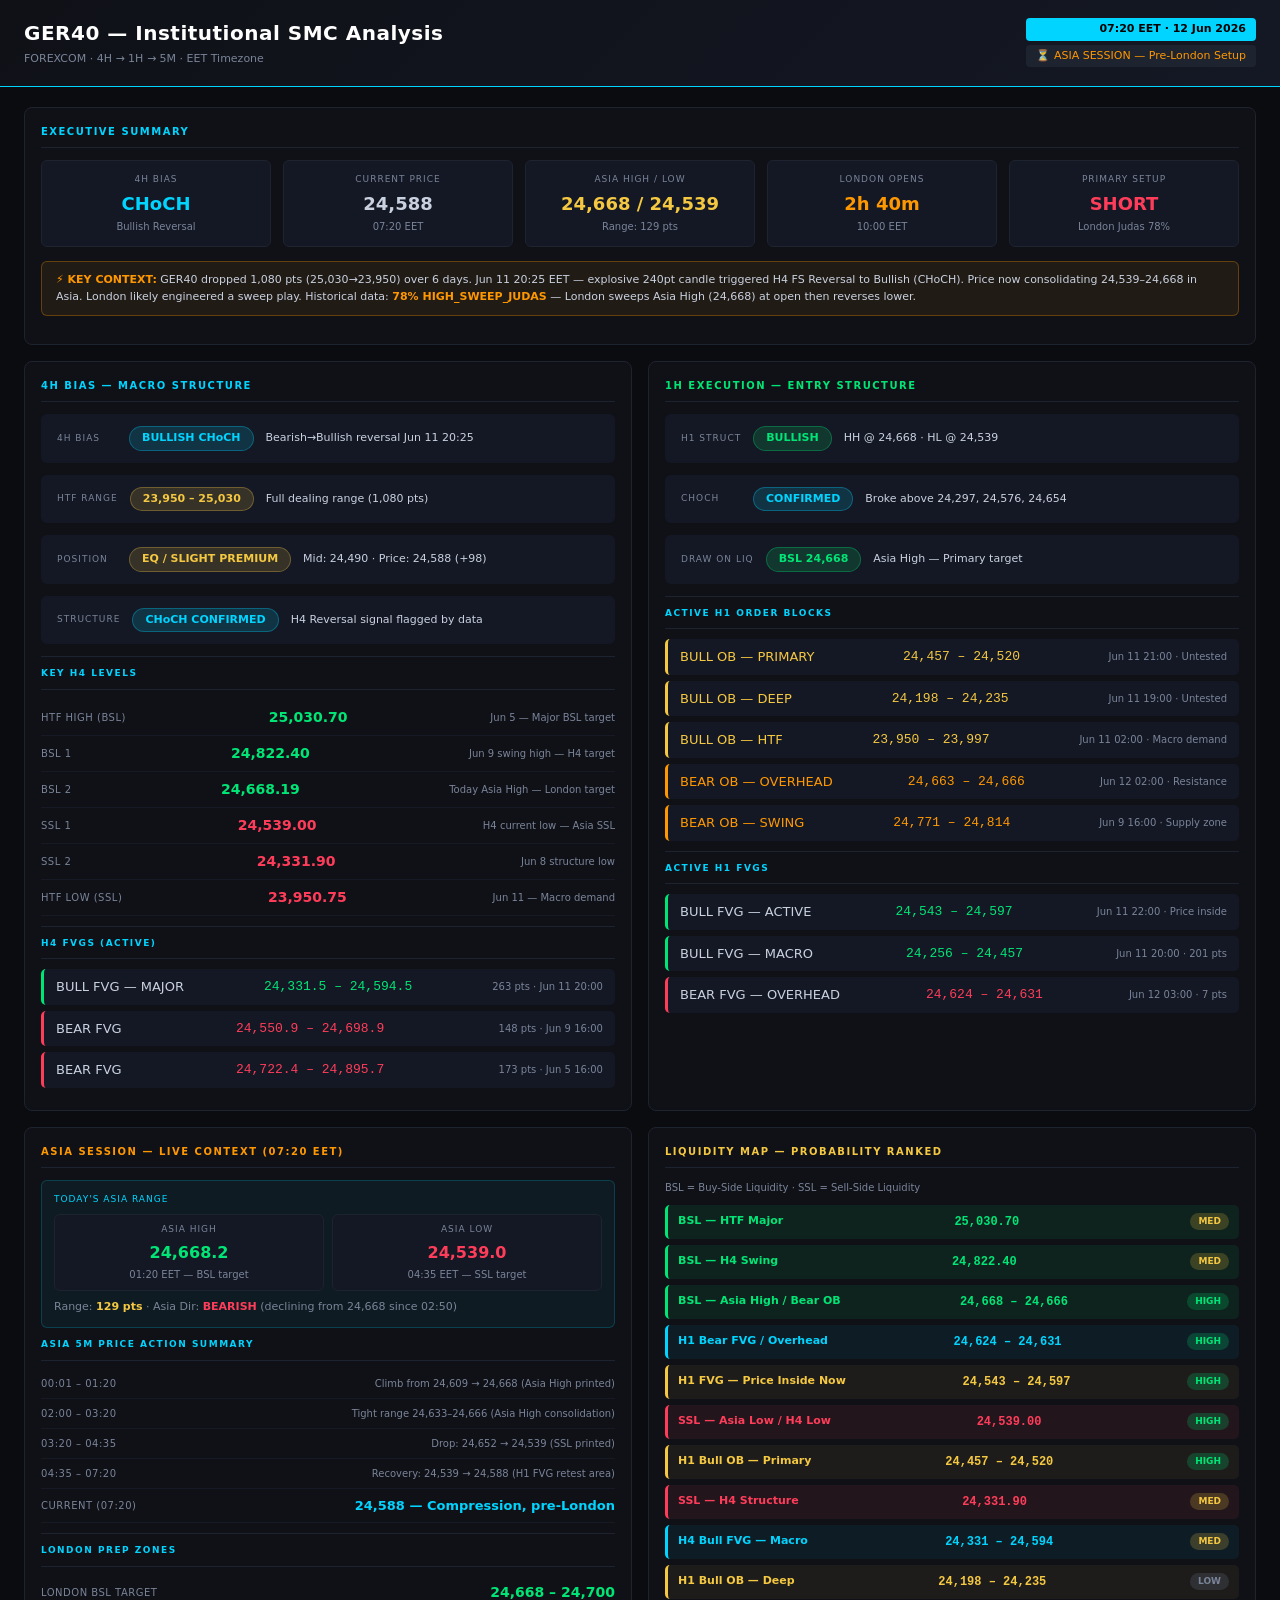
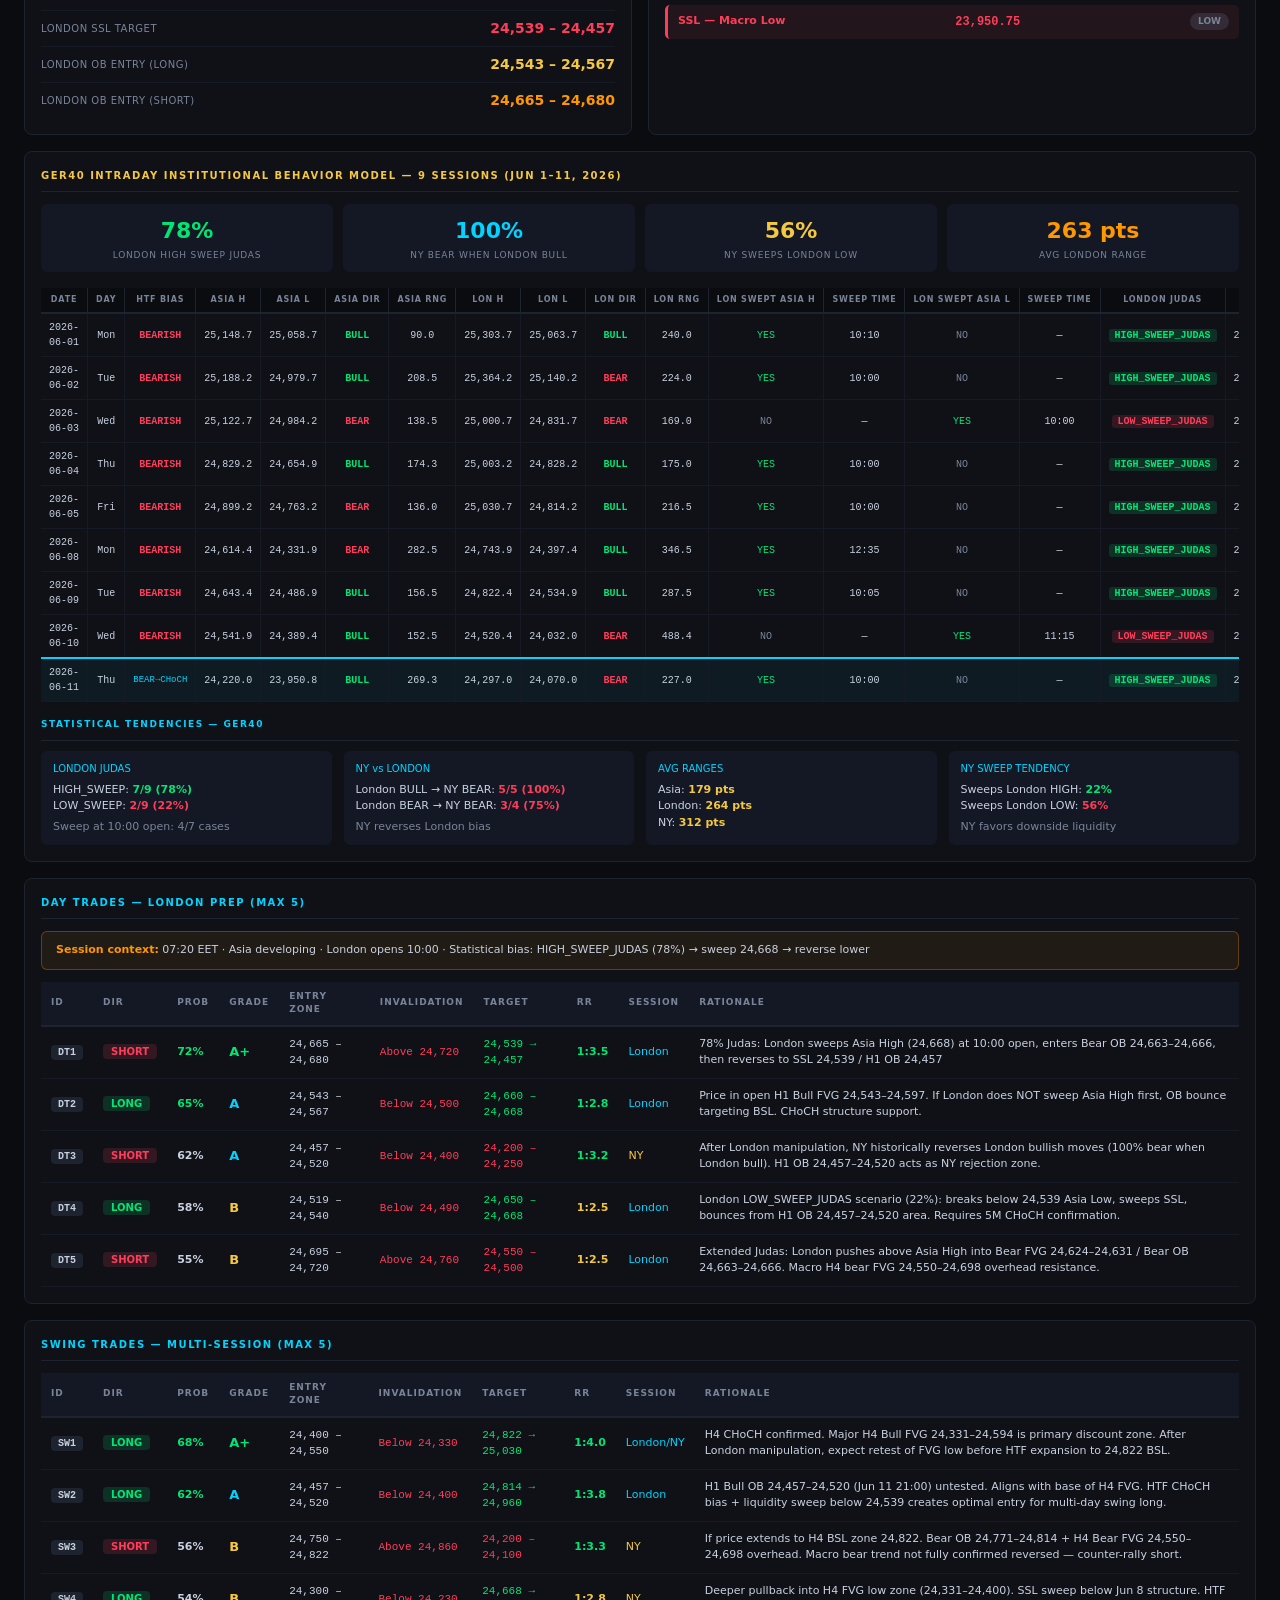
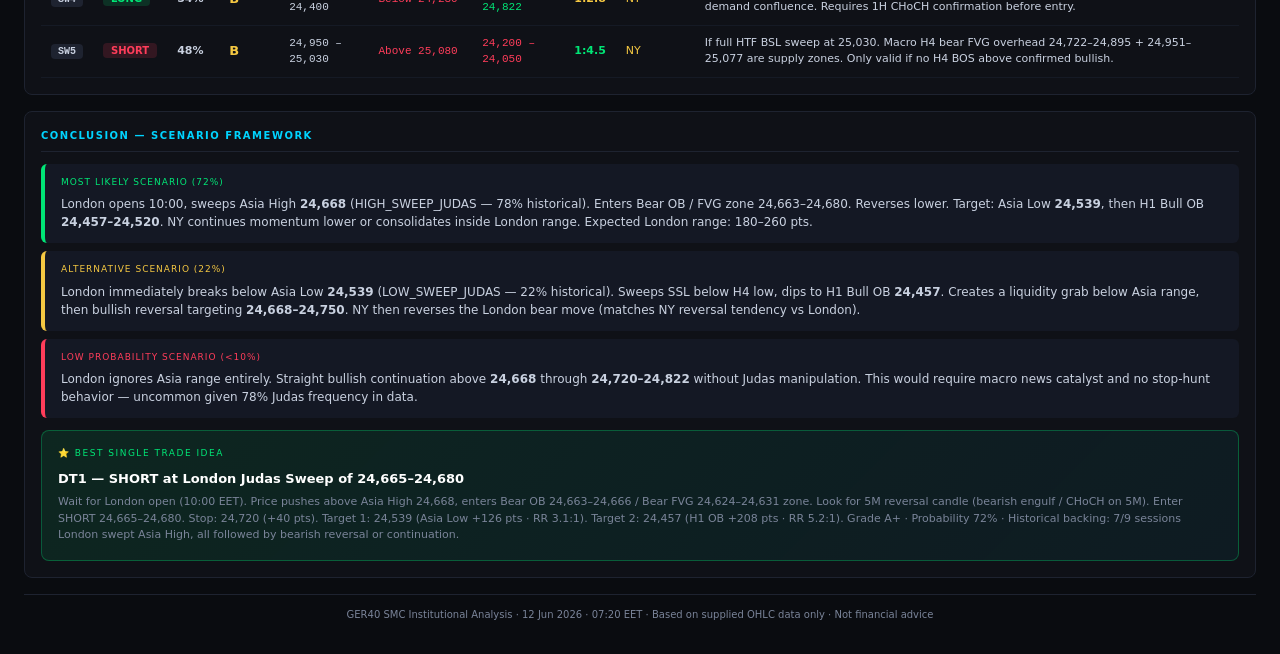
<file: friday/london/ger40/12-06-2026.html>
<!DOCTYPE html>
<html lang="en">
<head>
<meta charset="UTF-8">
<meta name="viewport" content="width=device-width, initial-scale=1.0">
<title>GER40 — Institutional SMC Analysis | 12 Jun 2026 | 07:20 EET</title>
<style>
  :root {
    --bg: #0a0c10;
    --panel: #0f1117;
    --border: #1e2330;
    --accent: #00d4ff;
    --gold: #f5c842;
    --bull: #00e676;
    --bear: #ff3d5a;
    --warn: #ff9800;
    --muted: #4a5568;
    --text: #c9d1e0;
    --subtext: #7a8499;
  }
  * { box-sizing: border-box; margin: 0; padding: 0; }
  body { background: var(--bg); color: var(--text); font-family: 'Segoe UI', system-ui, sans-serif; font-size: 13px; line-height: 1.5; }

  .header {
    background: linear-gradient(135deg, #0f1117 0%, #141824 100%);
    border-bottom: 1px solid var(--accent);
    padding: 18px 24px;
    display: flex; justify-content: space-between; align-items: center;
  }
  .header-left h1 { font-size: 20px; font-weight: 700; color: #fff; letter-spacing: 0.5px; }
  .header-left span { color: var(--subtext); font-size: 11px; }
  .header-right { text-align: right; }
  .time-badge { background: var(--accent); color: #000; font-weight: 700; font-size: 11px; padding: 3px 10px; border-radius: 4px; }
  .session-badge { background: #1e2330; color: var(--warn); font-size: 11px; padding: 3px 10px; border-radius: 4px; margin-top: 4px; display: inline-block; }

  .container { max-width: 1400px; margin: 0 auto; padding: 20px 24px; }
  .grid2 { display: grid; grid-template-columns: 1fr 1fr; gap: 16px; }
  .grid3 { display: grid; grid-template-columns: 1fr 1fr 1fr; gap: 16px; }
  .grid4 { display: grid; grid-template-columns: repeat(4, 1fr); gap: 12px; }

  .panel {
    background: var(--panel);
    border: 1px solid var(--border);
    border-radius: 8px;
    padding: 16px;
  }
  .panel-full { grid-column: 1 / -1; }

  .section-title {
    font-size: 10px; font-weight: 700; letter-spacing: 1.5px; text-transform: uppercase;
    color: var(--accent); border-bottom: 1px solid var(--border); padding-bottom: 8px; margin-bottom: 12px;
  }
  .section-title.bear { color: var(--bear); }
  .section-title.bull { color: var(--bull); }
  .section-title.gold { color: var(--gold); }
  .section-title.warn { color: var(--warn); }

  /* EXEC SUMMARY */
  .exec-grid { display: grid; grid-template-columns: repeat(5, 1fr); gap: 12px; }
  .kpi { background: #141824; border: 1px solid var(--border); border-radius: 6px; padding: 12px; text-align: center; }
  .kpi .label { font-size: 9px; text-transform: uppercase; letter-spacing: 1px; color: var(--subtext); margin-bottom: 4px; }
  .kpi .val { font-size: 18px; font-weight: 700; }
  .kpi .sub { font-size: 10px; color: var(--subtext); margin-top: 2px; }
  .bull-col { color: var(--bull); }
  .bear-col { color: var(--bear); }
  .warn-col { color: var(--warn); }
  .accent-col { color: var(--accent); }
  .gold-col { color: var(--gold); }

  .bias-bar { background: #141824; border-radius: 6px; padding: 12px 16px; margin-bottom: 12px; display: flex; align-items: center; gap: 12px; }
  .bias-label { font-size: 9px; text-transform: uppercase; letter-spacing: 1px; color: var(--subtext); min-width: 60px; }
  .bias-pill { padding: 3px 12px; border-radius: 20px; font-size: 11px; font-weight: 700; }
  .pill-bull { background: rgba(0,230,118,0.15); color: var(--bull); border: 1px solid rgba(0,230,118,0.3); }
  .pill-bear { background: rgba(255,61,90,0.15); color: var(--bear); border: 1px solid rgba(255,61,90,0.3); }
  .pill-choch { background: rgba(0,212,255,0.15); color: var(--accent); border: 1px solid rgba(0,212,255,0.3); }
  .pill-neutral { background: rgba(245,200,66,0.15); color: var(--gold); border: 1px solid rgba(245,200,66,0.3); }
  .bias-note { font-size: 11px; color: var(--text); }

  /* LEVELS TABLE */
  .level-row { display: flex; justify-content: space-between; align-items: center; padding: 7px 0; border-bottom: 1px solid #151a25; }
  .level-row:last-child { border-bottom: none; }
  .level-type { font-size: 10px; color: var(--subtext); text-transform: uppercase; letter-spacing: 0.5px; }
  .level-val { font-weight: 700; font-size: 14px; }
  .level-note { font-size: 10px; color: var(--subtext); text-align: right; }

  /* LIQUIDITY MAP */
  .liq-item { display: flex; justify-content: space-between; align-items: center; padding: 8px 10px; border-radius: 5px; margin-bottom: 6px; }
  .liq-bsl { background: rgba(0,230,118,0.08); border-left: 3px solid var(--bull); }
  .liq-ssl { background: rgba(255,61,90,0.08); border-left: 3px solid var(--bear); }
  .liq-fvg { background: rgba(0,212,255,0.06); border-left: 3px solid var(--accent); }
  .liq-ob { background: rgba(245,200,66,0.06); border-left: 3px solid var(--gold); }
  .liq-label { font-size: 11px; font-weight: 600; }
  .liq-price { font-size: 12px; font-weight: 700; font-family: monospace; }
  .prob-badge { font-size: 9px; padding: 2px 8px; border-radius: 10px; font-weight: 700; }
  .prob-high { background: rgba(0,230,118,0.2); color: var(--bull); }
  .prob-med { background: rgba(245,200,66,0.2); color: var(--gold); }
  .prob-low { background: rgba(122,132,153,0.2); color: var(--subtext); }

  /* SETUPS TABLE */
  .setup-table { width: 100%; border-collapse: collapse; font-size: 11px; }
  .setup-table th { background: #141824; color: var(--subtext); text-transform: uppercase; font-size: 9px; letter-spacing: 1px; padding: 8px 10px; text-align: left; border-bottom: 2px solid var(--border); }
  .setup-table td { padding: 9px 10px; border-bottom: 1px solid #151a25; vertical-align: middle; }
  .setup-table tr:hover td { background: #141824; }
  .grade { font-weight: 800; font-size: 13px; }
  .grade-aplus { color: var(--bull); }
  .grade-a { color: var(--accent); }
  .grade-b { color: var(--gold); }
  .grade-c { color: var(--subtext); }
  .dir-long { background: rgba(0,230,118,0.15); color: var(--bull); padding: 2px 8px; border-radius: 4px; font-weight: 700; font-size: 10px; }
  .dir-short { background: rgba(255,61,90,0.15); color: var(--bear); padding: 2px 8px; border-radius: 4px; font-weight: 700; font-size: 10px; }
  .rr-good { color: var(--bull); font-weight: 700; }
  .rr-ok { color: var(--gold); font-weight: 700; }
  .session-london { color: var(--accent); }
  .session-ny { color: var(--gold); }
  .session-asia { color: var(--subtext); }
  .id-badge { background: #1e2330; color: var(--text); padding: 2px 7px; border-radius: 4px; font-family: monospace; font-size: 10px; font-weight: 700; }

  /* INTRADAY BEHAVIOR */
  .behavior-table { width: 100%; border-collapse: collapse; font-size: 10px; }
  .behavior-table th { background: #0a0c10; color: var(--subtext); text-transform: uppercase; font-size: 8px; letter-spacing: 0.8px; padding: 6px 8px; text-align: center; border-bottom: 2px solid var(--border); border-right: 1px solid var(--border); white-space: nowrap; }
  .behavior-table td { padding: 6px 8px; border-bottom: 1px solid #151a25; border-right: 1px solid #151a25; text-align: center; font-family: monospace; }
  .behavior-table tr:last-child td { background: rgba(0,212,255,0.05); border-top: 2px solid var(--accent); }
  .tag-high { background: rgba(0,230,118,0.15); color: var(--bull); padding: 1px 6px; border-radius: 3px; font-weight: 700; }
  .tag-low { background: rgba(255,61,90,0.15); color: var(--bear); padding: 1px 6px; border-radius: 3px; font-weight: 700; }
  .tag-bull { color: var(--bull); font-weight: 700; }
  .tag-bear { color: var(--bear); font-weight: 700; }
  .tag-yes { color: var(--bull); }
  .tag-no { color: var(--subtext); }
  .tag-choch { color: var(--accent); font-size: 9px; }
  .tag-cont { color: var(--warn); }

  /* STAT CARDS */
  .stat-grid { display: grid; grid-template-columns: repeat(4, 1fr); gap: 10px; margin-bottom: 16px; }
  .stat-card { background: #141824; border-radius: 6px; padding: 10px 12px; text-align: center; }
  .stat-card .num { font-size: 22px; font-weight: 800; }
  .stat-card .desc { font-size: 9px; text-transform: uppercase; letter-spacing: 0.8px; color: var(--subtext); margin-top: 2px; }

  /* CONCLUSION */
  .scenario { background: #141824; border-radius: 6px; padding: 12px 16px; margin-bottom: 8px; border-left: 4px solid var(--border); }
  .scenario.likely { border-left-color: var(--bull); }
  .scenario.alt { border-left-color: var(--gold); }
  .scenario.lowprob { border-left-color: var(--bear); }
  .scenario .s-label { font-size: 9px; text-transform: uppercase; letter-spacing: 1px; margin-bottom: 6px; }
  .scenario.likely .s-label { color: var(--bull); }
  .scenario.alt .s-label { color: var(--gold); }
  .scenario.lowprob .s-label { color: var(--bear); }
  .scenario .s-text { font-size: 12px; color: var(--text); }

  .best-trade { background: linear-gradient(135deg, rgba(0,230,118,0.1), rgba(0,212,255,0.05)); border: 1px solid rgba(0,230,118,0.3); border-radius: 8px; padding: 16px; margin-top: 12px; }
  .best-trade .bt-label { font-size: 9px; text-transform: uppercase; letter-spacing: 1.5px; color: var(--bull); margin-bottom: 8px; }
  .best-trade .bt-content { font-size: 13px; font-weight: 600; color: #fff; }
  .best-trade .bt-detail { font-size: 11px; color: var(--subtext); margin-top: 6px; }

  .asia-box { background: rgba(0,212,255,0.05); border: 1px solid rgba(0,212,255,0.2); border-radius: 6px; padding: 12px; margin-bottom: 10px; }
  .asia-box .ab-title { font-size: 9px; text-transform: uppercase; letter-spacing: 1px; color: var(--accent); margin-bottom: 8px; }

  .fvg-item { background: #141824; border-radius: 5px; padding: 8px 12px; margin-bottom: 6px; display: flex; justify-content: space-between; align-items: center; }
  .fvg-bull { border-left: 3px solid var(--bull); }
  .fvg-bear { border-left: 3px solid var(--bear); }

  .ob-item { background: #141824; border-radius: 5px; padding: 8px 12px; margin-bottom: 6px; display: flex; justify-content: space-between; align-items: center; }
  .ob-bull { border-left: 3px solid var(--gold); }
  .ob-bear { border-left: 3px solid var(--warn); }

  .divider { height: 1px; background: var(--border); margin: 20px 0; }
  .mb16 { margin-bottom: 16px; }
  .mb12 { margin-bottom: 12px; }
  .mt16 { margin-top: 16px; }
  .small { font-size: 10px; color: var(--subtext); }
  .mono { font-family: monospace; }

  .alert-box { background: rgba(255,152,0,0.08); border: 1px solid rgba(255,152,0,0.3); border-radius: 6px; padding: 10px 14px; margin-bottom: 12px; font-size: 11px; }
  .alert-box strong { color: var(--warn); }
</style>
</head>
<body>

<!-- HEADER -->
<div class="header">
  <div class="header-left">
    <h1>GER40 — Institutional SMC Analysis</h1>
    <span>FOREXCOM · 4H → 1H → 5M · EET Timezone</span>
  </div>
  <div class="header-right">
    <div class="time-badge">07:20 EET · 12 Jun 2026</div>
    <div class="session-badge">⏳ ASIA SESSION — Pre-London Setup</div>
  </div>
</div>

<div class="container">

<!-- EXECUTIVE SUMMARY -->
<div class="panel mb16">
  <div class="section-title">Executive Summary</div>
  <div class="exec-grid">
    <div class="kpi">
      <div class="label">4H Bias</div>
      <div class="val accent-col">CHoCH</div>
      <div class="sub">Bullish Reversal</div>
    </div>
    <div class="kpi">
      <div class="label">Current Price</div>
      <div class="val">24,588</div>
      <div class="sub">07:20 EET</div>
    </div>
    <div class="kpi">
      <div class="label">Asia High / Low</div>
      <div class="val gold-col">24,668 / 24,539</div>
      <div class="sub">Range: 129 pts</div>
    </div>
    <div class="kpi">
      <div class="label">London Opens</div>
      <div class="val warn-col">2h 40m</div>
      <div class="sub">10:00 EET</div>
    </div>
    <div class="kpi">
      <div class="label">Primary Setup</div>
      <div class="val bear-col">SHORT</div>
      <div class="sub">London Judas 78%</div>
    </div>
  </div>
  <div style="margin-top:14px;">
    <div class="alert-box">
      <strong>⚡ KEY CONTEXT:</strong> GER40 dropped 1,080 pts (25,030→23,950) over 6 days. Jun 11 20:25 EET — explosive 240pt candle triggered H4 FS Reversal to Bullish (CHoCH). Price now consolidating 24,539–24,668 in Asia. London likely engineered a sweep play. Historical data: <strong>78% HIGH_SWEEP_JUDAS</strong> — London sweeps Asia High (24,668) at open then reverses lower.
    </div>
  </div>
</div>

<!-- GRID: 4H BIAS + 1H EXECUTION -->
<div class="grid2 mb16">

  <!-- 4H BIAS -->
  <div class="panel">
    <div class="section-title">4H Bias — Macro Structure</div>

    <div class="bias-bar">
      <span class="bias-label">4H Bias</span>
      <span class="bias-pill pill-choch">BULLISH CHoCH</span>
      <span class="bias-note">Bearish→Bullish reversal Jun 11 20:25</span>
    </div>

    <div class="bias-bar">
      <span class="bias-label">HTF Range</span>
      <span class="bias-pill pill-neutral">23,950 – 25,030</span>
      <span class="bias-note">Full dealing range (1,080 pts)</span>
    </div>

    <div class="bias-bar">
      <span class="bias-label">Position</span>
      <span class="bias-pill pill-neutral">EQ / SLIGHT PREMIUM</span>
      <span class="bias-note">Mid: 24,490 · Price: 24,588 (+98)</span>
    </div>

    <div class="bias-bar">
      <span class="bias-label">Structure</span>
      <span class="bias-pill pill-choch">CHoCH CONFIRMED</span>
      <span class="bias-note">H4 Reversal signal flagged by data</span>
    </div>

    <div class="divider" style="margin:10px 0;"></div>
    <div class="section-title" style="margin-bottom:10px; font-size:9px;">Key H4 Levels</div>

    <div class="level-row">
      <span class="level-type">HTF High (BSL)</span>
      <span class="level-val bull-col">25,030.70</span>
      <span class="level-note">Jun 5 — Major BSL target</span>
    </div>
    <div class="level-row">
      <span class="level-type">BSL 1</span>
      <span class="level-val bull-col">24,822.40</span>
      <span class="level-note">Jun 9 swing high — H4 target</span>
    </div>
    <div class="level-row">
      <span class="level-type">BSL 2</span>
      <span class="level-val bull-col">24,668.19</span>
      <span class="level-note">Today Asia High — London target</span>
    </div>
    <div class="level-row">
      <span class="level-type">SSL 1</span>
      <span class="level-val bear-col">24,539.00</span>
      <span class="level-note">H4 current low — Asia SSL</span>
    </div>
    <div class="level-row">
      <span class="level-type">SSL 2</span>
      <span class="level-val bear-col">24,331.90</span>
      <span class="level-note">Jun 8 structure low</span>
    </div>
    <div class="level-row">
      <span class="level-type">HTF Low (SSL)</span>
      <span class="level-val bear-col">23,950.75</span>
      <span class="level-note">Jun 11 — Macro demand</span>
    </div>

    <div class="divider" style="margin:10px 0;"></div>
    <div class="section-title" style="margin-bottom:10px; font-size:9px;">H4 FVGs (Active)</div>

    <div class="fvg-item fvg-bull">
      <span>BULL FVG — MAJOR</span>
      <span class="mono bull-col">24,331.5 – 24,594.5</span>
      <span class="small">263 pts · Jun 11 20:00</span>
    </div>
    <div class="fvg-item fvg-bear">
      <span>BEAR FVG</span>
      <span class="mono bear-col">24,550.9 – 24,698.9</span>
      <span class="small">148 pts · Jun 9 16:00</span>
    </div>
    <div class="fvg-item fvg-bear">
      <span>BEAR FVG</span>
      <span class="mono bear-col">24,722.4 – 24,895.7</span>
      <span class="small">173 pts · Jun 5 16:00</span>
    </div>
  </div>

  <!-- 1H EXECUTION -->
  <div class="panel">
    <div class="section-title bull">1H Execution — Entry Structure</div>

    <div class="bias-bar">
      <span class="bias-label">H1 Struct</span>
      <span class="bias-pill pill-bull">BULLISH</span>
      <span class="bias-note">HH @ 24,668 · HL @ 24,539</span>
    </div>

    <div class="bias-bar">
      <span class="bias-label">CHoCH</span>
      <span class="bias-pill pill-choch">CONFIRMED</span>
      <span class="bias-note">Broke above 24,297, 24,576, 24,654</span>
    </div>

    <div class="bias-bar">
      <span class="bias-label">Draw on Liq</span>
      <span class="bias-pill pill-bull">BSL 24,668</span>
      <span class="bias-note">Asia High — Primary target</span>
    </div>

    <div class="divider" style="margin:10px 0;"></div>
    <div class="section-title" style="margin-bottom:10px; font-size:9px;">Active H1 Order Blocks</div>

    <div class="ob-item ob-bull">
      <span class="gold-col">BULL OB — PRIMARY</span>
      <span class="mono gold-col">24,457 – 24,520</span>
      <span class="small">Jun 11 21:00 · Untested</span>
    </div>
    <div class="ob-item ob-bull">
      <span class="gold-col">BULL OB — DEEP</span>
      <span class="mono gold-col">24,198 – 24,235</span>
      <span class="small">Jun 11 19:00 · Untested</span>
    </div>
    <div class="ob-item ob-bull">
      <span class="gold-col">BULL OB — HTF</span>
      <span class="mono gold-col">23,950 – 23,997</span>
      <span class="small">Jun 11 02:00 · Macro demand</span>
    </div>
    <div class="ob-item ob-bear">
      <span class="warn-col">BEAR OB — OVERHEAD</span>
      <span class="mono warn-col">24,663 – 24,666</span>
      <span class="small">Jun 12 02:00 · Resistance</span>
    </div>
    <div class="ob-item ob-bear">
      <span class="warn-col">BEAR OB — SWING</span>
      <span class="mono warn-col">24,771 – 24,814</span>
      <span class="small">Jun 9 16:00 · Supply zone</span>
    </div>

    <div class="divider" style="margin:10px 0;"></div>
    <div class="section-title" style="margin-bottom:10px; font-size:9px;">Active H1 FVGs</div>

    <div class="fvg-item fvg-bull">
      <span>BULL FVG — ACTIVE</span>
      <span class="mono bull-col">24,543 – 24,597</span>
      <span class="small">Jun 11 22:00 · Price inside</span>
    </div>
    <div class="fvg-item fvg-bull">
      <span>BULL FVG — MACRO</span>
      <span class="mono bull-col">24,256 – 24,457</span>
      <span class="small">Jun 11 20:00 · 201 pts</span>
    </div>
    <div class="fvg-item fvg-bear">
      <span>BEAR FVG — OVERHEAD</span>
      <span class="mono bear-col">24,624 – 24,631</span>
      <span class="small">Jun 12 03:00 · 7 pts</span>
    </div>
  </div>
</div>

<!-- ASIA SESSION + LIQUIDITY MAP -->
<div class="grid2 mb16">

  <!-- ASIA SESSION TODAY -->
  <div class="panel">
    <div class="section-title warn">Asia Session — Live Context (07:20 EET)</div>

    <div class="asia-box">
      <div class="ab-title">Today's Asia Range</div>
      <div class="grid2" style="gap:8px;">
        <div class="kpi" style="padding:8px;">
          <div class="label">Asia High</div>
          <div class="val bull-col" style="font-size:16px;">24,668.2</div>
          <div class="sub">01:20 EET — BSL target</div>
        </div>
        <div class="kpi" style="padding:8px;">
          <div class="label">Asia Low</div>
          <div class="val bear-col" style="font-size:16px;">24,539.0</div>
          <div class="sub">04:35 EET — SSL target</div>
        </div>
      </div>
      <div style="margin-top:8px; font-size:11px; color:var(--subtext);">
        Range: <strong style="color:var(--gold);">129 pts</strong> · Asia Dir: <strong style="color:var(--bear);">BEARISH</strong> (declining from 24,668 since 02:50)
      </div>
    </div>

    <div class="section-title" style="font-size:9px; margin-bottom:8px;">Asia 5M Price Action Summary</div>
    <div class="level-row">
      <span class="level-type">00:01 – 01:20</span>
      <span class="small">Climb from 24,609 → 24,668 (Asia High printed)</span>
    </div>
    <div class="level-row">
      <span class="level-type">02:00 – 03:20</span>
      <span class="small">Tight range 24,633–24,666 (Asia High consolidation)</span>
    </div>
    <div class="level-row">
      <span class="level-type">03:20 – 04:35</span>
      <span class="small">Drop: 24,652 → 24,539 (SSL printed)</span>
    </div>
    <div class="level-row">
      <span class="level-type">04:35 – 07:20</span>
      <span class="small">Recovery: 24,539 → 24,588 (H1 FVG retest area)</span>
    </div>
    <div class="level-row">
      <span class="level-type">Current (07:20)</span>
      <span style="color:var(--accent); font-weight:700;">24,588 — Compression, pre-London</span>
    </div>

    <div class="divider" style="margin:10px 0;"></div>
    <div class="section-title" style="font-size:9px; margin-bottom:8px;">London Prep Zones</div>
    <div class="level-row">
      <span class="level-type">London BSL Target</span>
      <span class="level-val bull-col">24,668 – 24,700</span>
    </div>
    <div class="level-row">
      <span class="level-type">London SSL Target</span>
      <span class="level-val bear-col">24,539 – 24,457</span>
    </div>
    <div class="level-row">
      <span class="level-type">London OB Entry (Long)</span>
      <span class="level-val gold-col">24,543 – 24,567</span>
    </div>
    <div class="level-row">
      <span class="level-type">London OB Entry (Short)</span>
      <span class="level-val warn-col">24,665 – 24,680</span>
    </div>
  </div>

  <!-- LIQUIDITY MAP -->
  <div class="panel">
    <div class="section-title gold">Liquidity Map — Probability Ranked</div>

    <div class="small" style="margin-bottom:10px;">BSL = Buy-Side Liquidity · SSL = Sell-Side Liquidity</div>

    <div class="liq-item liq-bsl">
      <span class="liq-label bull-col">BSL — HTF Major</span>
      <span class="liq-price bull-col">25,030.70</span>
      <span class="prob-badge prob-med">MED</span>
    </div>
    <div class="liq-item liq-bsl">
      <span class="liq-label bull-col">BSL — H4 Swing</span>
      <span class="liq-price bull-col">24,822.40</span>
      <span class="prob-badge prob-med">MED</span>
    </div>
    <div class="liq-item liq-bsl">
      <span class="liq-label bull-col">BSL — Asia High / Bear OB</span>
      <span class="liq-price bull-col">24,668 – 24,666</span>
      <span class="prob-badge prob-high">HIGH</span>
    </div>
    <div class="liq-item liq-fvg">
      <span class="liq-label accent-col">H1 Bear FVG / Overhead</span>
      <span class="liq-price accent-col">24,624 – 24,631</span>
      <span class="prob-badge prob-high">HIGH</span>
    </div>
    <div class="liq-item liq-ob">
      <span class="liq-label gold-col">H1 FVG — Price Inside Now</span>
      <span class="liq-price gold-col">24,543 – 24,597</span>
      <span class="prob-badge prob-high">HIGH</span>
    </div>
    <div class="liq-item liq-ssl">
      <span class="liq-label bear-col">SSL — Asia Low / H4 Low</span>
      <span class="liq-price bear-col">24,539.00</span>
      <span class="prob-badge prob-high">HIGH</span>
    </div>
    <div class="liq-item liq-ob">
      <span class="liq-label gold-col">H1 Bull OB — Primary</span>
      <span class="liq-price gold-col">24,457 – 24,520</span>
      <span class="prob-badge prob-high">HIGH</span>
    </div>
    <div class="liq-item liq-ssl">
      <span class="liq-label bear-col">SSL — H4 Structure</span>
      <span class="liq-price bear-col">24,331.90</span>
      <span class="prob-badge prob-med">MED</span>
    </div>
    <div class="liq-item liq-fvg">
      <span class="liq-label accent-col">H4 Bull FVG — Macro</span>
      <span class="liq-price accent-col">24,331 – 24,594</span>
      <span class="prob-badge prob-med">MED</span>
    </div>
    <div class="liq-item liq-ob">
      <span class="liq-label gold-col">H1 Bull OB — Deep</span>
      <span class="liq-price gold-col">24,198 – 24,235</span>
      <span class="prob-badge prob-low">LOW</span>
    </div>
    <div class="liq-item liq-ssl">
      <span class="liq-label bear-col">SSL — Macro Low</span>
      <span class="liq-price bear-col">23,950.75</span>
      <span class="prob-badge prob-low">LOW</span>
    </div>
  </div>
</div>

<!-- INTRADAY BEHAVIOR MODEL -->
<div class="panel mb16">
  <div class="section-title gold">GER40 Intraday Institutional Behavior Model — 9 Sessions (Jun 1–11, 2026)</div>

  <div class="stat-grid">
    <div class="stat-card">
      <div class="num bull-col">78%</div>
      <div class="desc">London High Sweep Judas</div>
    </div>
    <div class="stat-card">
      <div class="num accent-col">100%</div>
      <div class="desc">NY Bear when London Bull</div>
    </div>
    <div class="stat-card">
      <div class="num gold-col">56%</div>
      <div class="desc">NY Sweeps London Low</div>
    </div>
    <div class="stat-card">
      <div class="num warn-col">263 pts</div>
      <div class="desc">Avg London Range</div>
    </div>
  </div>

  <div style="overflow-x:auto;">
  <table class="behavior-table">
    <thead>
      <tr>
        <th>Date</th>
        <th>Day</th>
        <th>HTF Bias</th>
        <th>Asia H</th>
        <th>Asia L</th>
        <th>Asia Dir</th>
        <th>Asia Rng</th>
        <th>Lon H</th>
        <th>Lon L</th>
        <th>Lon Dir</th>
        <th>Lon Rng</th>
        <th>Lon Swept Asia H</th>
        <th>Sweep Time</th>
        <th>Lon Swept Asia L</th>
        <th>Sweep Time</th>
        <th>London Judas</th>
        <th>NY H</th>
        <th>NY L</th>
        <th>NY Dir</th>
        <th>NY Rng</th>
        <th>NY Swept Lon H</th>
        <th>NY H Time</th>
        <th>NY Swept Lon L</th>
        <th>NY L Time</th>
        <th>NY Pattern</th>
      </tr>
    </thead>
    <tbody>
      <tr>
        <td>2026-06-01</td><td>Mon</td><td><span class="tag-bear">BEARISH</span></td>
        <td>25,148.7</td><td>25,058.7</td><td><span class="tag-bull">BULL</span></td><td>90.0</td>
        <td>25,303.7</td><td>25,063.7</td><td><span class="tag-bull">BULL</span></td><td>240.0</td>
        <td><span class="tag-yes">YES</span></td><td>10:10</td><td><span class="tag-no">NO</span></td><td>—</td>
        <td><span class="tag-high">HIGH_SWEEP_JUDAS</span></td>
        <td>25,270.7</td><td>24,897.7</td><td><span class="tag-bear">BEAR</span></td><td>373.0</td>
        <td><span class="tag-no">NO</span></td><td>—</td><td><span class="tag-yes">YES</span></td><td>16:10</td>
        <td><span class="tag-cont">DIRECT_LOWER</span></td>
      </tr>
      <tr>
        <td>2026-06-02</td><td>Tue</td><td><span class="tag-bear">BEARISH</span></td>
        <td>25,188.2</td><td>24,979.7</td><td><span class="tag-bull">BULL</span></td><td>208.5</td>
        <td>25,364.2</td><td>25,140.2</td><td><span class="tag-bear">BEAR</span></td><td>224.0</td>
        <td><span class="tag-yes">YES</span></td><td>10:00</td><td><span class="tag-no">NO</span></td><td>—</td>
        <td><span class="tag-high">HIGH_SWEEP_JUDAS</span></td>
        <td>25,155.7</td><td>25,054.7</td><td><span class="tag-bear">BEAR</span></td><td>101.0</td>
        <td><span class="tag-no">NO</span></td><td>—</td><td><span class="tag-yes">YES</span></td><td>16:00</td>
        <td><span class="tag-cont">DIRECT_LOWER</span></td>
      </tr>
      <tr>
        <td>2026-06-03</td><td>Wed</td><td><span class="tag-bear">BEARISH</span></td>
        <td>25,122.7</td><td>24,984.2</td><td><span class="tag-bear">BEAR</span></td><td>138.5</td>
        <td>25,000.7</td><td>24,831.7</td><td><span class="tag-bear">BEAR</span></td><td>169.0</td>
        <td><span class="tag-no">NO</span></td><td>—</td><td><span class="tag-yes">YES</span></td><td>10:00</td>
        <td><span class="tag-low">LOW_SWEEP_JUDAS</span></td>
        <td>24,920.2</td><td>24,727.2</td><td><span class="tag-bear">BEAR</span></td><td>193.0</td>
        <td><span class="tag-no">NO</span></td><td>—</td><td><span class="tag-yes">YES</span></td><td>16:40</td>
        <td><span class="tag-cont">DIRECT_LOWER</span></td>
      </tr>
      <tr>
        <td>2026-06-04</td><td>Thu</td><td><span class="tag-bear">BEARISH</span></td>
        <td>24,829.2</td><td>24,654.9</td><td><span class="tag-bull">BULL</span></td><td>174.3</td>
        <td>25,003.2</td><td>24,828.2</td><td><span class="tag-bull">BULL</span></td><td>175.0</td>
        <td><span class="tag-yes">YES</span></td><td>10:00</td><td><span class="tag-no">NO</span></td><td>—</td>
        <td><span class="tag-high">HIGH_SWEEP_JUDAS</span></td>
        <td>25,008.7</td><td>24,865.7</td><td><span class="tag-bear">BEAR</span></td><td>143.0</td>
        <td><span class="tag-yes">YES</span></td><td>16:20</td><td><span class="tag-no">NO</span></td><td>—</td>
        <td><span style="color:var(--bear);">JUDAS_HIGH→SELL</span></td>
      </tr>
      <tr>
        <td>2026-06-05</td><td>Fri</td><td><span class="tag-bear">BEARISH</span></td>
        <td>24,899.2</td><td>24,763.2</td><td><span class="tag-bear">BEAR</span></td><td>136.0</td>
        <td>25,030.7</td><td>24,814.2</td><td><span class="tag-bull">BULL</span></td><td>216.5</td>
        <td><span class="tag-yes">YES</span></td><td>10:00</td><td><span class="tag-no">NO</span></td><td>—</td>
        <td><span class="tag-high">HIGH_SWEEP_JUDAS</span></td>
        <td>24,960.7</td><td>24,504.4</td><td><span class="tag-bear">BEAR</span></td><td>456.3</td>
        <td><span class="tag-no">NO</span></td><td>—</td><td><span class="tag-yes">YES</span></td><td>16:45</td>
        <td><span class="tag-cont">DIRECT_LOWER</span></td>
      </tr>
      <tr>
        <td>2026-06-08</td><td>Mon</td><td><span class="tag-bear">BEARISH</span></td>
        <td>24,614.4</td><td>24,331.9</td><td><span class="tag-bear">BEAR</span></td><td>282.5</td>
        <td>24,743.9</td><td>24,397.4</td><td><span class="tag-bull">BULL</span></td><td>346.5</td>
        <td><span class="tag-yes">YES</span></td><td>12:35</td><td><span class="tag-no">NO</span></td><td>—</td>
        <td><span class="tag-high">HIGH_SWEEP_JUDAS</span></td>
        <td>24,705.9</td><td>24,539.4</td><td><span class="tag-bear">BEAR</span></td><td>166.5</td>
        <td><span class="tag-no">NO</span></td><td>—</td><td><span class="tag-no">NO</span></td><td>—</td>
        <td><span style="color:var(--subtext);">INSIDE_RANGE</span></td>
      </tr>
      <tr>
        <td>2026-06-09</td><td>Tue</td><td><span class="tag-bear">BEARISH</span></td>
        <td>24,643.4</td><td>24,486.9</td><td><span class="tag-bull">BULL</span></td><td>156.5</td>
        <td>24,822.4</td><td>24,534.9</td><td><span class="tag-bull">BULL</span></td><td>287.5</td>
        <td><span class="tag-yes">YES</span></td><td>10:05</td><td><span class="tag-no">NO</span></td><td>—</td>
        <td><span class="tag-high">HIGH_SWEEP_JUDAS</span></td>
        <td>24,814.9</td><td>24,230.9</td><td><span class="tag-bear">BEAR</span></td><td>584.0</td>
        <td><span class="tag-no">NO</span></td><td>—</td><td><span class="tag-yes">YES</span></td><td>18:20</td>
        <td><span class="tag-cont">DIRECT_LOWER</span></td>
      </tr>
      <tr>
        <td>2026-06-10</td><td>Wed</td><td><span class="tag-bear">BEARISH</span></td>
        <td>24,541.9</td><td>24,389.4</td><td><span class="tag-bull">BULL</span></td><td>152.5</td>
        <td>24,520.4</td><td>24,032.0</td><td><span class="tag-bear">BEAR</span></td><td>488.4</td>
        <td><span class="tag-no">NO</span></td><td>—</td><td><span class="tag-yes">YES</span></td><td>11:15</td>
        <td><span class="tag-low">LOW_SWEEP_JUDAS</span></td>
        <td>24,363.5</td><td>24,072.5</td><td><span class="tag-bear">BEAR</span></td><td>291.0</td>
        <td><span class="tag-no">NO</span></td><td>—</td><td><span class="tag-no">NO</span></td><td>—</td>
        <td><span style="color:var(--subtext);">INSIDE_RANGE</span></td>
      </tr>
      <tr>
        <td>2026-06-11</td><td>Thu</td><td><span class="tag-choch">BEAR→CHoCH</span></td>
        <td>24,220.0</td><td>23,950.8</td><td><span class="tag-bull">BULL</span></td><td>269.3</td>
        <td>24,297.0</td><td>24,070.0</td><td><span class="tag-bear">BEAR</span></td><td>227.0</td>
        <td><span class="tag-yes">YES</span></td><td>10:00</td><td><span class="tag-no">NO</span></td><td>—</td>
        <td><span class="tag-high">HIGH_SWEEP_JUDAS</span></td>
        <td>24,654.0</td><td>24,156.5</td><td><span class="tag-bull">BULL</span></td><td>497.5</td>
        <td><span class="tag-yes">YES</span></td><td>16:50</td><td><span class="tag-no">NO</span></td><td>—</td>
        <td><span style="color:var(--bull);">DIRECT_HIGHER</span></td>
      </tr>
    </tbody>
  </table>
  </div>

  <div style="margin-top:16px;">
    <div class="section-title" style="font-size:9px; margin-bottom:10px;">Statistical Tendencies — GER40</div>
    <div class="grid4">
      <div style="background:#141824; border-radius:6px; padding:10px 12px;">
        <div class="small" style="margin-bottom:6px; color:var(--accent);">LONDON JUDAS</div>
        <div style="font-size:11px;">HIGH_SWEEP: <strong class="bull-col">7/9 (78%)</strong></div>
        <div style="font-size:11px;">LOW_SWEEP: <strong class="bear-col">2/9 (22%)</strong></div>
        <div style="font-size:11px; margin-top:4px; color:var(--subtext);">Sweep at 10:00 open: 4/7 cases</div>
      </div>
      <div style="background:#141824; border-radius:6px; padding:10px 12px;">
        <div class="small" style="margin-bottom:6px; color:var(--accent);">NY vs LONDON</div>
        <div style="font-size:11px;">London BULL → NY BEAR: <strong class="bear-col">5/5 (100%)</strong></div>
        <div style="font-size:11px;">London BEAR → NY BEAR: <strong class="bear-col">3/4 (75%)</strong></div>
        <div style="font-size:11px; margin-top:4px; color:var(--subtext);">NY reverses London bias</div>
      </div>
      <div style="background:#141824; border-radius:6px; padding:10px 12px;">
        <div class="small" style="margin-bottom:6px; color:var(--accent);">AVG RANGES</div>
        <div style="font-size:11px;">Asia: <strong class="gold-col">179 pts</strong></div>
        <div style="font-size:11px;">London: <strong class="gold-col">264 pts</strong></div>
        <div style="font-size:11px;">NY: <strong class="gold-col">312 pts</strong></div>
      </div>
      <div style="background:#141824; border-radius:6px; padding:10px 12px;">
        <div class="small" style="margin-bottom:6px; color:var(--accent);">NY SWEEP TENDENCY</div>
        <div style="font-size:11px;">Sweeps London HIGH: <strong class="bull-col">22%</strong></div>
        <div style="font-size:11px;">Sweeps London LOW: <strong class="bear-col">56%</strong></div>
        <div style="font-size:11px; margin-top:4px; color:var(--subtext);">NY favors downside liquidity</div>
      </div>
    </div>
  </div>
</div>

<!-- DAY TRADES -->
<div class="panel mb16">
  <div class="section-title">Day Trades — London Prep (Max 5)</div>
  <div class="alert-box">
    <strong>Session context:</strong> 07:20 EET · Asia developing · London opens 10:00 · Statistical bias: HIGH_SWEEP_JUDAS (78%) → sweep 24,668 → reverse lower
  </div>
  <table class="setup-table">
    <thead>
      <tr>
        <th>ID</th><th>Dir</th><th>Prob</th><th>Grade</th>
        <th>Entry Zone</th><th>Invalidation</th><th>Target</th><th>RR</th>
        <th>Session</th><th>Rationale</th>
      </tr>
    </thead>
    <tbody>
      <tr>
        <td><span class="id-badge">DT1</span></td>
        <td><span class="dir-short">SHORT</span></td>
        <td><strong class="bull-col">72%</strong></td>
        <td><span class="grade grade-aplus">A+</span></td>
        <td class="mono">24,665 – 24,680</td>
        <td class="mono bear-col">Above 24,720</td>
        <td class="mono bull-col">24,539 → 24,457</td>
        <td><span class="rr-good">1:3.5</span></td>
        <td><span class="session-london">London</span></td>
        <td>78% Judas: London sweeps Asia High (24,668) at 10:00 open, enters Bear OB 24,663–24,666, then reverses to SSL 24,539 / H1 OB 24,457</td>
      </tr>
      <tr>
        <td><span class="id-badge">DT2</span></td>
        <td><span class="dir-long">LONG</span></td>
        <td><strong class="bull-col">65%</strong></td>
        <td><span class="grade grade-a">A</span></td>
        <td class="mono">24,543 – 24,567</td>
        <td class="mono bear-col">Below 24,500</td>
        <td class="mono bull-col">24,660 – 24,668</td>
        <td><span class="rr-good">1:2.8</span></td>
        <td><span class="session-london">London</span></td>
        <td>Price in open H1 Bull FVG 24,543–24,597. If London does NOT sweep Asia High first, OB bounce targeting BSL. CHoCH structure support.</td>
      </tr>
      <tr>
        <td><span class="id-badge">DT3</span></td>
        <td><span class="dir-short">SHORT</span></td>
        <td><strong>62%</strong></td>
        <td><span class="grade grade-a">A</span></td>
        <td class="mono">24,457 – 24,520</td>
        <td class="mono bear-col">Below 24,400</td>
        <td class="mono bear-col">24,200 – 24,250</td>
        <td><span class="rr-good">1:3.2</span></td>
        <td><span class="session-ny">NY</span></td>
        <td>After London manipulation, NY historically reverses London bullish moves (100% bear when London bull). H1 OB 24,457–24,520 acts as NY rejection zone.</td>
      </tr>
      <tr>
        <td><span class="id-badge">DT4</span></td>
        <td><span class="dir-long">LONG</span></td>
        <td><strong>58%</strong></td>
        <td><span class="grade grade-b">B</span></td>
        <td class="mono">24,519 – 24,540</td>
        <td class="mono bear-col">Below 24,490</td>
        <td class="mono bull-col">24,650 – 24,668</td>
        <td><span class="rr-ok">1:2.5</span></td>
        <td><span class="session-london">London</span></td>
        <td>London LOW_SWEEP_JUDAS scenario (22%): breaks below 24,539 Asia Low, sweeps SSL, bounces from H1 OB 24,457–24,520 area. Requires 5M CHoCH confirmation.</td>
      </tr>
      <tr>
        <td><span class="id-badge">DT5</span></td>
        <td><span class="dir-short">SHORT</span></td>
        <td><strong>55%</strong></td>
        <td><span class="grade grade-b">B</span></td>
        <td class="mono">24,695 – 24,720</td>
        <td class="mono bear-col">Above 24,760</td>
        <td class="mono bear-col">24,550 – 24,500</td>
        <td><span class="rr-ok">1:2.5</span></td>
        <td><span class="session-london">London</span></td>
        <td>Extended Judas: London pushes above Asia High into Bear FVG 24,624–24,631 / Bear OB 24,663–24,666. Macro H4 bear FVG 24,550–24,698 overhead resistance.</td>
      </tr>
    </tbody>
  </table>
</div>

<!-- SWING TRADES -->
<div class="panel mb16">
  <div class="section-title accent">Swing Trades — Multi-Session (Max 5)</div>
  <table class="setup-table">
    <thead>
      <tr>
        <th>ID</th><th>Dir</th><th>Prob</th><th>Grade</th>
        <th>Entry Zone</th><th>Invalidation</th><th>Target</th><th>RR</th>
        <th>Session</th><th>Rationale</th>
      </tr>
    </thead>
    <tbody>
      <tr>
        <td><span class="id-badge">SW1</span></td>
        <td><span class="dir-long">LONG</span></td>
        <td><strong class="bull-col">68%</strong></td>
        <td><span class="grade grade-aplus">A+</span></td>
        <td class="mono">24,400 – 24,550</td>
        <td class="mono bear-col">Below 24,330</td>
        <td class="mono bull-col">24,822 → 25,030</td>
        <td><span class="rr-good">1:4.0</span></td>
        <td><span class="session-london">London/NY</span></td>
        <td>H4 CHoCH confirmed. Major H4 Bull FVG 24,331–24,594 is primary discount zone. After London manipulation, expect retest of FVG low before HTF expansion to 24,822 BSL.</td>
      </tr>
      <tr>
        <td><span class="id-badge">SW2</span></td>
        <td><span class="dir-long">LONG</span></td>
        <td><strong class="bull-col">62%</strong></td>
        <td><span class="grade grade-a">A</span></td>
        <td class="mono">24,457 – 24,520</td>
        <td class="mono bear-col">Below 24,400</td>
        <td class="mono bull-col">24,814 → 24,960</td>
        <td><span class="rr-good">1:3.8</span></td>
        <td><span class="session-london">London</span></td>
        <td>H1 Bull OB 24,457–24,520 (Jun 11 21:00) untested. Aligns with base of H4 FVG. HTF CHoCH bias + liquidity sweep below 24,539 creates optimal entry for multi-day swing long.</td>
      </tr>
      <tr>
        <td><span class="id-badge">SW3</span></td>
        <td><span class="dir-short">SHORT</span></td>
        <td><strong>56%</strong></td>
        <td><span class="grade grade-b">B</span></td>
        <td class="mono">24,750 – 24,822</td>
        <td class="mono bear-col">Above 24,860</td>
        <td class="mono bear-col">24,200 – 24,100</td>
        <td><span class="rr-good">1:3.3</span></td>
        <td><span class="session-ny">NY</span></td>
        <td>If price extends to H4 BSL zone 24,822. Bear OB 24,771–24,814 + H4 Bear FVG 24,550–24,698 overhead. Macro bear trend not fully confirmed reversed — counter-rally short.</td>
      </tr>
      <tr>
        <td><span class="id-badge">SW4</span></td>
        <td><span class="dir-long">LONG</span></td>
        <td><strong>54%</strong></td>
        <td><span class="grade grade-b">B</span></td>
        <td class="mono">24,300 – 24,400</td>
        <td class="mono bear-col">Below 24,230</td>
        <td class="mono bull-col">24,668 → 24,822</td>
        <td><span class="rr-ok">1:2.8</span></td>
        <td><span class="session-ny">NY</span></td>
        <td>Deeper pullback into H4 FVG low zone (24,331–24,400). SSL sweep below Jun 8 structure. HTF demand confluence. Requires 1H CHoCH confirmation before entry.</td>
      </tr>
      <tr>
        <td><span class="id-badge">SW5</span></td>
        <td><span class="dir-short">SHORT</span></td>
        <td><strong>48%</strong></td>
        <td><span class="grade grade-b">B</span></td>
        <td class="mono">24,950 – 25,030</td>
        <td class="mono bear-col">Above 25,080</td>
        <td class="mono bear-col">24,200 – 24,050</td>
        <td><span class="rr-good">1:4.5</span></td>
        <td><span class="session-ny">NY</span></td>
        <td>If full HTF BSL sweep at 25,030. Macro H4 bear FVG overhead 24,722–24,895 + 24,951–25,077 are supply zones. Only valid if no H4 BOS above confirmed bullish.</td>
      </tr>
    </tbody>
  </table>
</div>

<!-- CONCLUSION -->
<div class="panel mb16">
  <div class="section-title">Conclusion — Scenario Framework</div>

  <div class="scenario likely">
    <div class="s-label">Most Likely Scenario (72%)</div>
    <div class="s-text">
      London opens 10:00, sweeps Asia High <strong>24,668</strong> (HIGH_SWEEP_JUDAS — 78% historical). Enters Bear OB / FVG zone 24,663–24,680. Reverses lower. Target: Asia Low <strong>24,539</strong>, then H1 Bull OB <strong>24,457–24,520</strong>. NY continues momentum lower or consolidates inside London range. Expected London range: 180–260 pts.
    </div>
  </div>

  <div class="scenario alt">
    <div class="s-label">Alternative Scenario (22%)</div>
    <div class="s-text">
      London immediately breaks below Asia Low <strong>24,539</strong> (LOW_SWEEP_JUDAS — 22% historical). Sweeps SSL below H4 low, dips to H1 Bull OB <strong>24,457</strong>. Creates a liquidity grab below Asia range, then bullish reversal targeting <strong>24,668–24,750</strong>. NY then reverses the London bear move (matches NY reversal tendency vs London).
    </div>
  </div>

  <div class="scenario lowprob">
    <div class="s-label">Low Probability Scenario (&lt;10%)</div>
    <div class="s-text">
      London ignores Asia range entirely. Straight bullish continuation above <strong>24,668</strong> through <strong>24,720–24,822</strong> without Judas manipulation. This would require macro news catalyst and no stop-hunt behavior — uncommon given 78% Judas frequency in data.
    </div>
  </div>

  <div class="best-trade">
    <div class="bt-label">⭐ Best Single Trade Idea</div>
    <div class="bt-content">DT1 — SHORT at London Judas Sweep of 24,665–24,680</div>
    <div class="bt-detail">
      Wait for London open (10:00 EET). Price pushes above Asia High 24,668, enters Bear OB 24,663–24,666 / Bear FVG 24,624–24,631 zone.
      Look for 5M reversal candle (bearish engulf / CHoCH on 5M). Enter SHORT 24,665–24,680.
      Stop: 24,720 (+40 pts). Target 1: 24,539 (Asia Low +126 pts · RR 3.1:1). Target 2: 24,457 (H1 OB +208 pts · RR 5.2:1).
      Grade A+ · Probability 72% · Historical backing: 7/9 sessions London swept Asia High, all followed by bearish reversal or continuation.
    </div>
  </div>
</div>

<div style="text-align:center; padding:12px; color:var(--subtext); font-size:10px; border-top:1px solid var(--border);">
  GER40 SMC Institutional Analysis · 12 Jun 2026 · 07:20 EET · Based on supplied OHLC data only · Not financial advice
</div>

</div><!-- /container -->
</body>
</html>
</file>
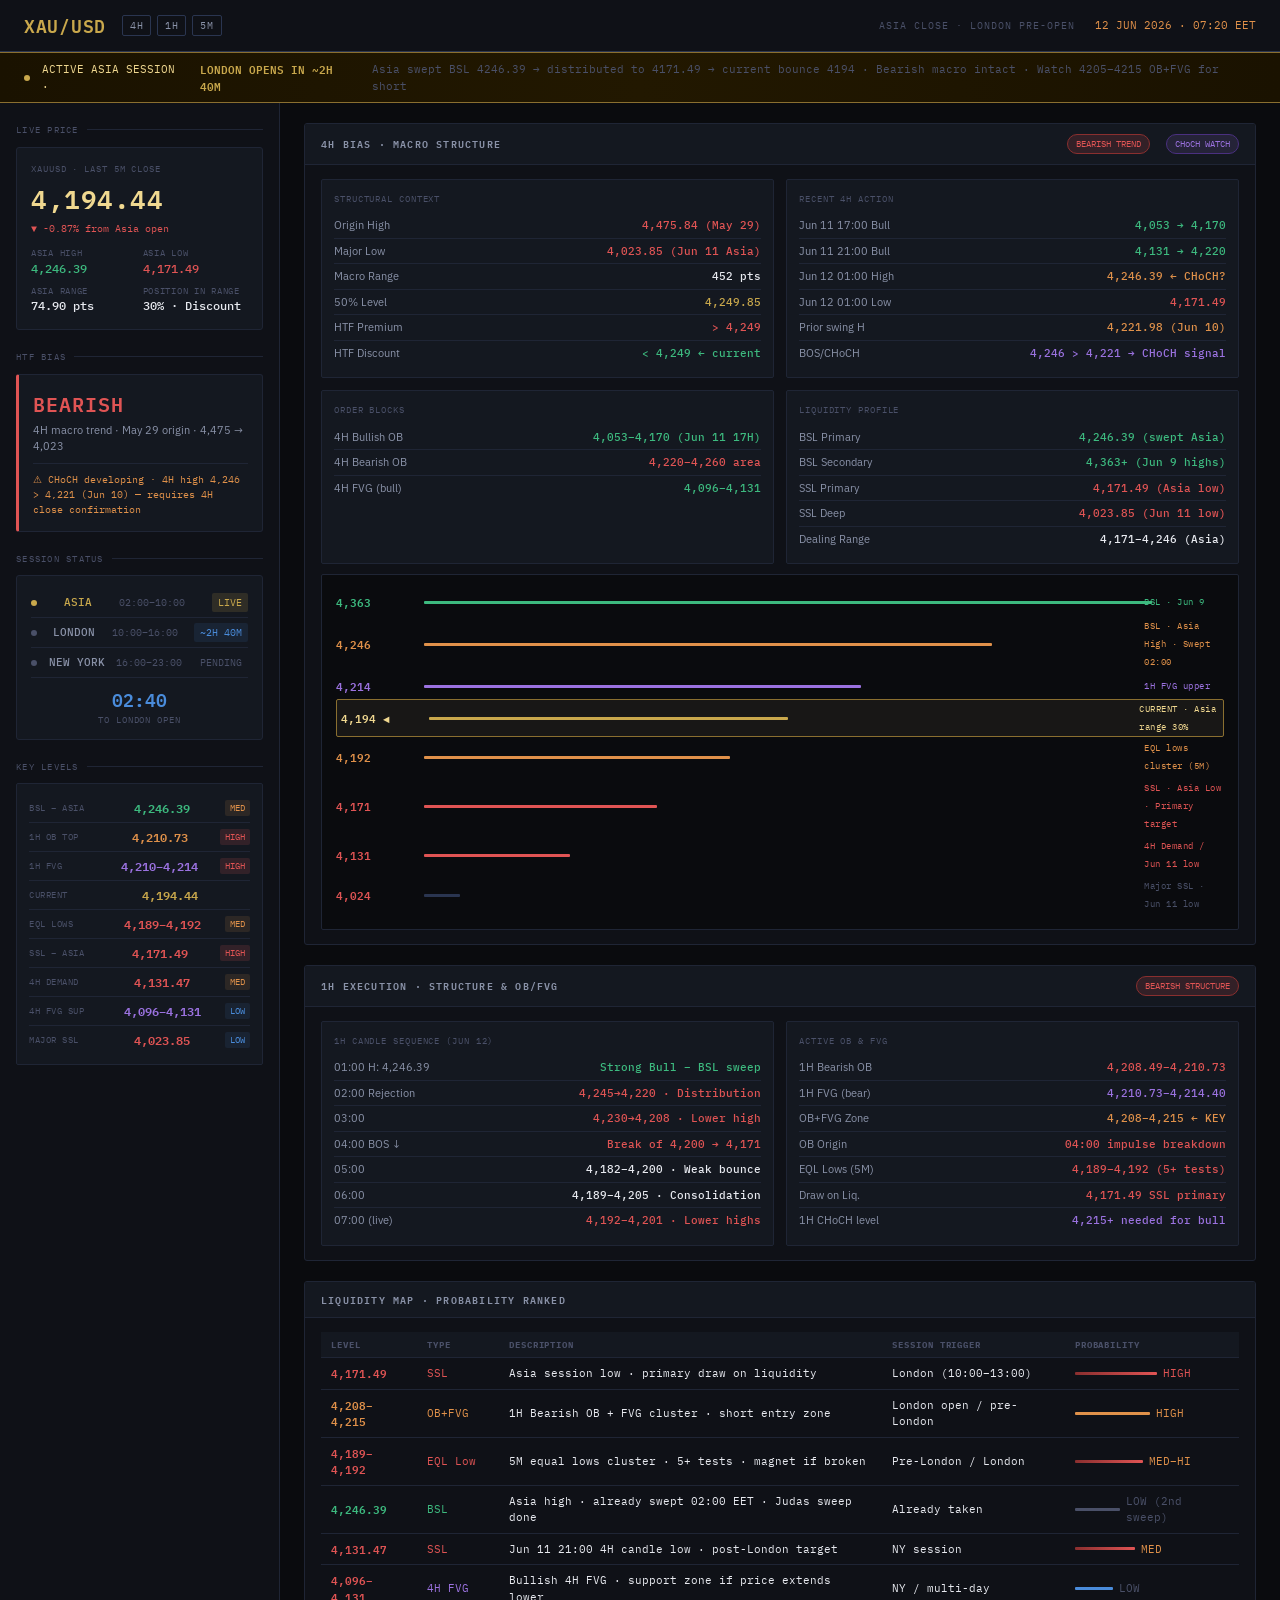
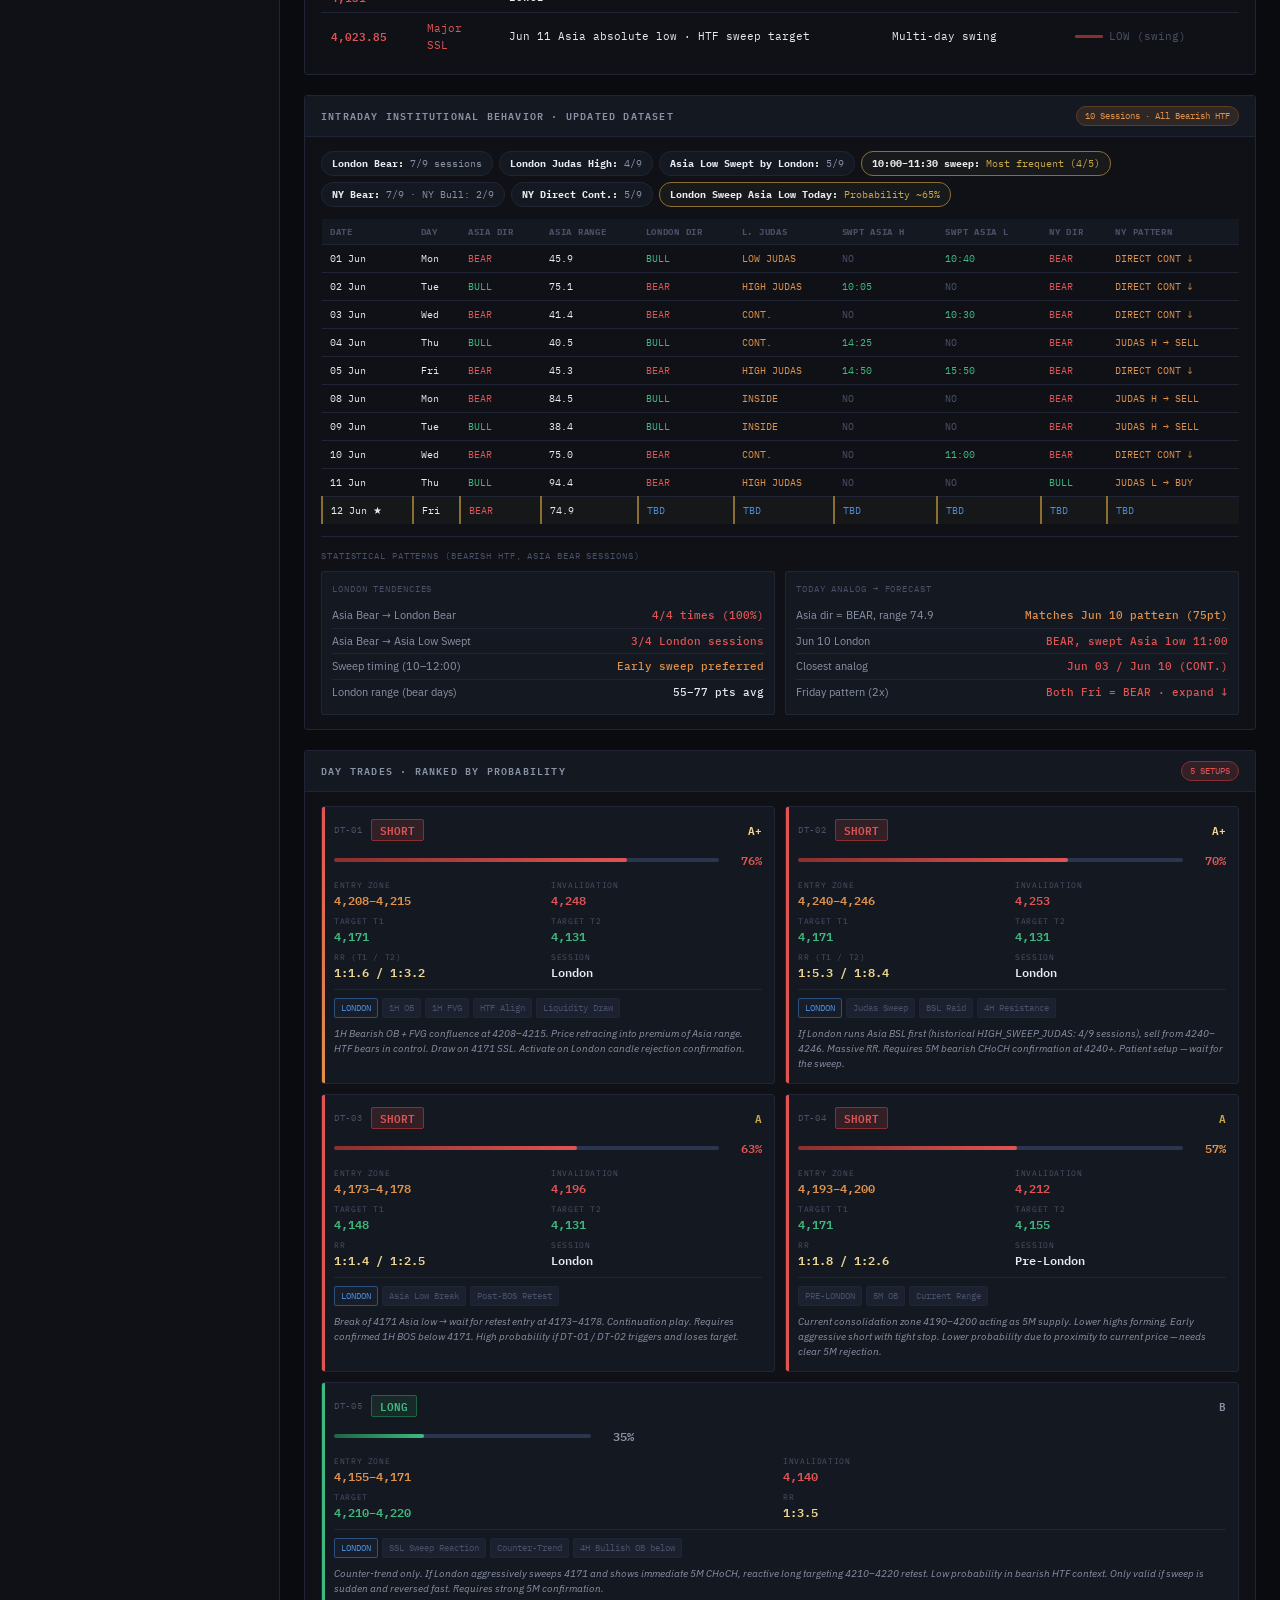
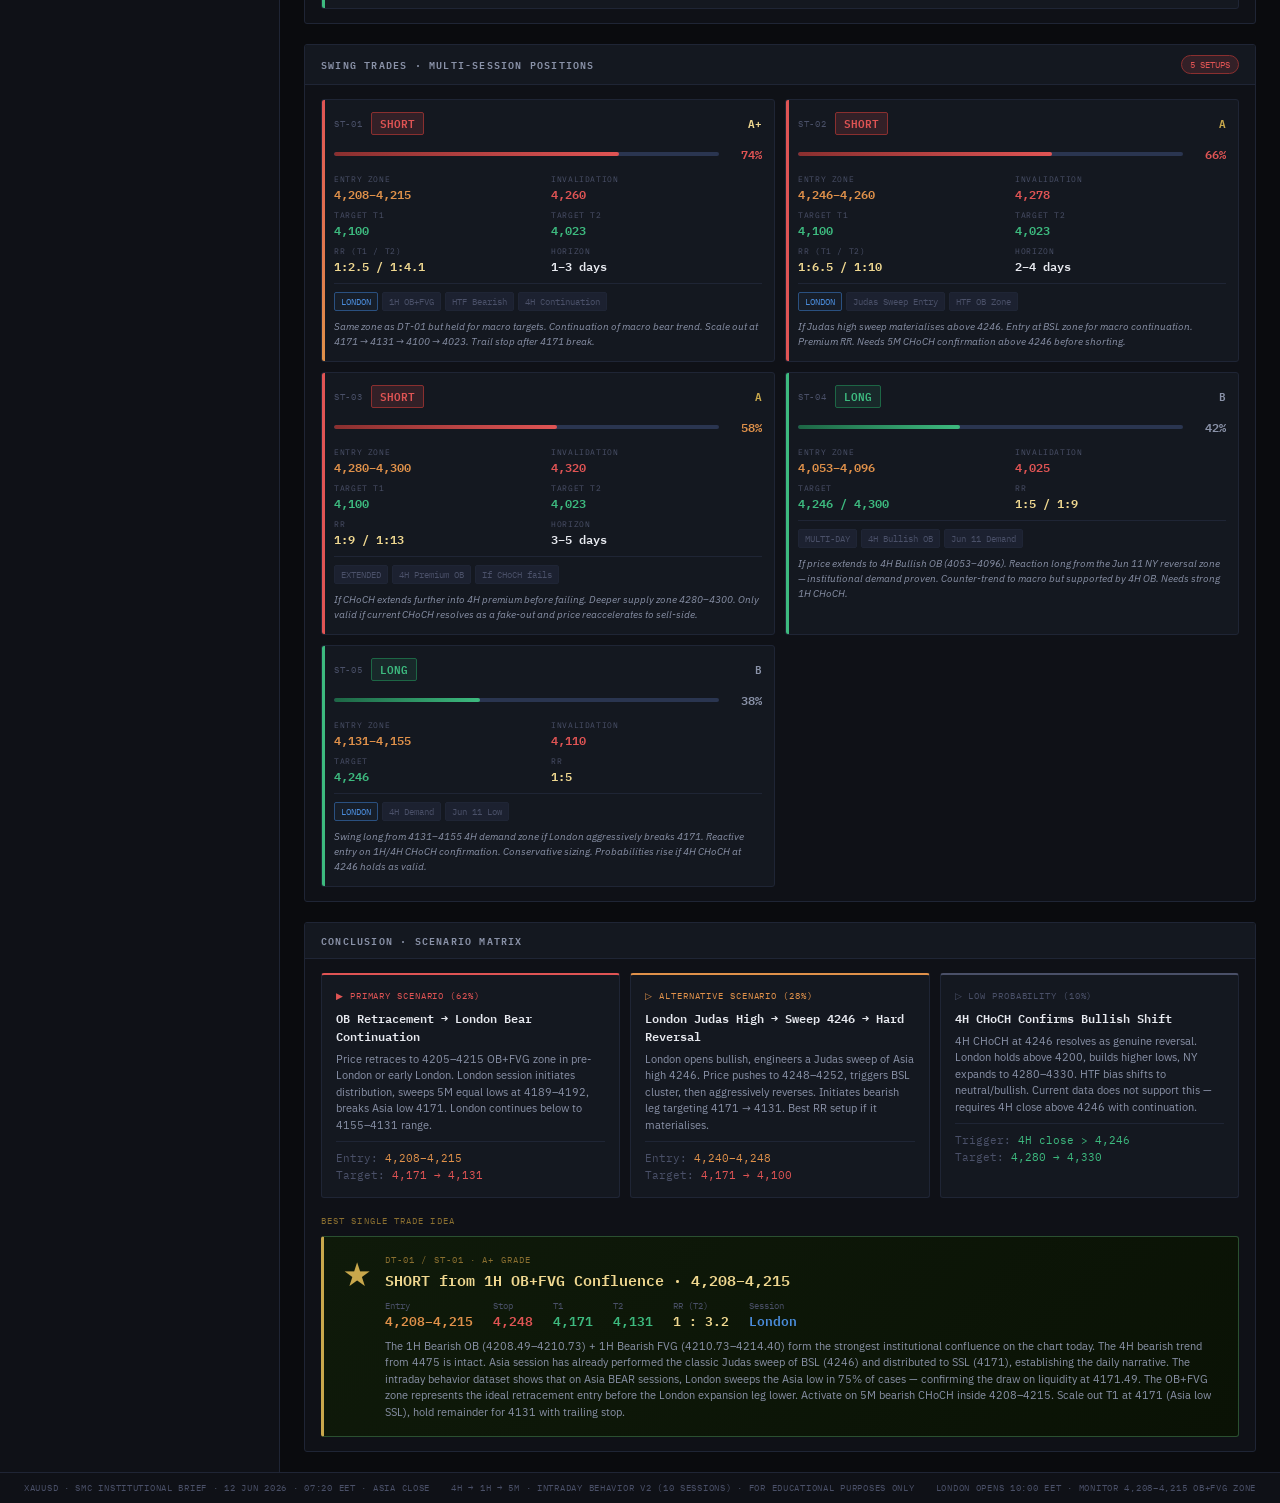
<file: friday/london/xauusd/12-06-2026.html>
<!DOCTYPE html>
<html lang="en">
<head>
<meta charset="UTF-8">
<meta name="viewport" content="width=device-width, initial-scale=1.0">
<title>XAUUSD · SMC Institutional Brief · 12 Jun 2026</title>
<style>
  @import url('https://fonts.googleapis.com/css2?family=IBM+Plex+Mono:wght@400;500;600&family=IBM+Plex+Sans:wght@300;400;500;600&display=swap');

  :root {
    --bg: #0a0b0e;
    --bg-1: #0f1117;
    --bg-2: #141820;
    --bg-3: #1c2130;
    --border: #1f2535;
    --border-hi: #2a3550;
    --gold: #c9a84c;
    --gold-dim: #8a6f30;
    --gold-pale: #f0d890;
    --red: #e05454;
    --red-dim: #8a2f2f;
    --green: #3dba7f;
    --green-dim: #1d6645;
    --blue: #4a8cdb;
    --blue-dim: #2a5080;
    --amber: #e0914a;
    --purple: #9b72e0;
    --text-hi: #e8eaf0;
    --text-mid: #8a92a8;
    --text-lo: #4a5068;
    --mono: 'IBM Plex Mono', monospace;
    --sans: 'IBM Plex Sans', sans-serif;
  }

  * { margin: 0; padding: 0; box-sizing: border-box; }

  body {
    background: var(--bg);
    color: var(--text-hi);
    font-family: var(--sans);
    font-size: 13px;
    line-height: 1.5;
    min-height: 100vh;
  }

  /* ── HEADER STRIP ── */
  .header {
    background: var(--bg-1);
    border-bottom: 1px solid var(--border-hi);
    padding: 0 24px;
    display: flex;
    align-items: center;
    justify-content: space-between;
    height: 52px;
  }
  .header-left { display: flex; align-items: center; gap: 16px; }
  .pair-tag {
    font-family: var(--mono);
    font-size: 18px;
    font-weight: 600;
    color: var(--gold);
    letter-spacing: 0.04em;
  }
  .tf-tags { display: flex; gap: 6px; }
  .tf-tag {
    font-family: var(--mono);
    font-size: 10px;
    padding: 2px 7px;
    border: 1px solid var(--border-hi);
    color: var(--text-mid);
    border-radius: 2px;
    letter-spacing: 0.06em;
  }
  .header-right { display: flex; align-items: center; gap: 20px; }
  .run-label {
    font-family: var(--mono);
    font-size: 10px;
    color: var(--text-lo);
    text-transform: uppercase;
    letter-spacing: 0.1em;
  }
  .timestamp {
    font-family: var(--mono);
    font-size: 11px;
    color: var(--amber);
  }

  /* ── ALERT BANNER ── */
  .alert-banner {
    background: linear-gradient(90deg, #1a1200 0%, #221800 50%, #1a1200 100%);
    border-bottom: 1px solid var(--gold-dim);
    border-top: 1px solid var(--gold-dim);
    padding: 8px 24px;
    display: flex;
    align-items: center;
    gap: 12px;
    font-family: var(--mono);
    font-size: 11px;
    color: var(--gold-pale);
  }
  .alert-dot {
    width: 6px; height: 6px;
    background: var(--gold);
    border-radius: 50%;
    animation: pulse 2s infinite;
  }
  @keyframes pulse { 0%,100%{opacity:1} 50%{opacity:0.3} }

  /* ── LAYOUT ── */
  .main-grid {
    display: grid;
    grid-template-columns: 280px 1fr;
    gap: 0;
    min-height: calc(100vh - 52px - 36px);
  }
  .sidebar {
    background: var(--bg-1);
    border-right: 1px solid var(--border);
    padding: 20px 16px;
    display: flex;
    flex-direction: column;
    gap: 20px;
  }
  .content {
    padding: 20px 24px;
    display: flex;
    flex-direction: column;
    gap: 20px;
  }

  /* ── SECTION LABEL ── */
  .section-label {
    font-family: var(--mono);
    font-size: 9px;
    text-transform: uppercase;
    letter-spacing: 0.14em;
    color: var(--text-lo);
    margin-bottom: 10px;
    display: flex;
    align-items: center;
    gap: 8px;
  }
  .section-label::after {
    content: '';
    flex: 1;
    height: 1px;
    background: var(--border);
  }

  /* ── BIAS CARD ── */
  .bias-card {
    background: var(--bg-2);
    border: 1px solid var(--border);
    border-left: 3px solid var(--red);
    padding: 14px;
    border-radius: 3px;
  }
  .bias-main {
    font-family: var(--mono);
    font-size: 20px;
    font-weight: 600;
    color: var(--red);
    letter-spacing: 0.05em;
  }
  .bias-sub {
    font-size: 11px;
    color: var(--text-mid);
    margin-top: 3px;
  }
  .bias-note {
    font-family: var(--mono);
    font-size: 10px;
    color: var(--amber);
    margin-top: 8px;
    padding-top: 8px;
    border-top: 1px solid var(--border);
  }

  /* ── PRICE WIDGET ── */
  .price-widget {
    background: var(--bg-2);
    border: 1px solid var(--border);
    padding: 14px;
    border-radius: 3px;
  }
  .price-val {
    font-family: var(--mono);
    font-size: 26px;
    font-weight: 600;
    color: var(--gold-pale);
    letter-spacing: 0.02em;
  }
  .price-label {
    font-family: var(--mono);
    font-size: 9px;
    color: var(--text-lo);
    text-transform: uppercase;
    letter-spacing: 0.1em;
    margin-bottom: 4px;
  }
  .price-context {
    margin-top: 10px;
    display: grid;
    grid-template-columns: 1fr 1fr;
    gap: 6px;
  }
  .pctx-item { }
  .pctx-label {
    font-family: var(--mono);
    font-size: 9px;
    color: var(--text-lo);
    text-transform: uppercase;
    letter-spacing: 0.08em;
  }
  .pctx-val {
    font-family: var(--mono);
    font-size: 12px;
    color: var(--text-hi);
    font-weight: 500;
  }
  .pctx-val.red { color: var(--red); }
  .pctx-val.green { color: var(--green); }
  .pctx-val.gold { color: var(--gold); }

  /* ── SESSION STATUS ── */
  .session-strip {
    background: var(--bg-2);
    border: 1px solid var(--border);
    padding: 12px 14px;
    border-radius: 3px;
  }
  .session-row {
    display: flex;
    justify-content: space-between;
    align-items: center;
    padding: 5px 0;
    border-bottom: 1px solid var(--border);
  }
  .session-row:last-child { border-bottom: none; }
  .sess-name {
    font-family: var(--mono);
    font-size: 11px;
    font-weight: 500;
    color: var(--text-mid);
  }
  .sess-active { color: var(--gold); }
  .sess-dot-active {
    width: 6px; height: 6px;
    border-radius: 50%;
    background: var(--gold);
    animation: pulse 2s infinite;
    flex-shrink: 0;
  }
  .sess-dot-next {
    width: 6px; height: 6px;
    border-radius: 50%;
    background: var(--text-lo);
    flex-shrink: 0;
  }
  .sess-time {
    font-family: var(--mono);
    font-size: 10px;
    color: var(--text-lo);
  }
  .sess-status {
    font-family: var(--mono);
    font-size: 10px;
    padding: 2px 6px;
    border-radius: 2px;
  }
  .sess-status.active { background: rgba(201,168,76,0.15); color: var(--gold); }
  .sess-status.next { background: rgba(74,140,219,0.1); color: var(--blue); }
  .sess-status.closed { background: transparent; color: var(--text-lo); }
  .countdown {
    font-family: var(--mono);
    font-size: 18px;
    font-weight: 600;
    color: var(--blue);
    text-align: center;
    margin-top: 8px;
  }
  .countdown-label {
    font-family: var(--mono);
    font-size: 9px;
    color: var(--text-lo);
    text-align: center;
    text-transform: uppercase;
    letter-spacing: 0.1em;
  }

  /* ── KEY LEVELS SIDEBAR ── */
  .level-row {
    display: flex;
    justify-content: space-between;
    align-items: center;
    padding: 5px 0;
    border-bottom: 1px solid var(--border);
  }
  .level-row:last-child { border-bottom: none; }
  .level-tag {
    font-family: var(--mono);
    font-size: 9px;
    color: var(--text-lo);
    text-transform: uppercase;
    letter-spacing: 0.06em;
    min-width: 70px;
  }
  .level-val {
    font-family: var(--mono);
    font-size: 12px;
    font-weight: 600;
  }
  .level-val.bsl { color: var(--green); }
  .level-val.ssl { color: var(--red); }
  .level-val.ob { color: var(--amber); }
  .level-val.fvg { color: var(--purple); }
  .level-val.gold { color: var(--gold); }
  .level-grade {
    font-family: var(--mono);
    font-size: 9px;
    padding: 1px 5px;
    border-radius: 2px;
  }
  .grade-hi { background: rgba(224,84,84,0.15); color: var(--red); }
  .grade-med { background: rgba(224,145,74,0.12); color: var(--amber); }
  .grade-lo { background: rgba(74,140,219,0.1); color: var(--blue); }

  /* ── CONTENT PANELS ── */
  .panel {
    background: var(--bg-1);
    border: 1px solid var(--border);
    border-radius: 3px;
    overflow: hidden;
  }
  .panel-header {
    background: var(--bg-2);
    border-bottom: 1px solid var(--border);
    padding: 10px 16px;
    display: flex;
    align-items: center;
    gap: 10px;
  }
  .panel-title {
    font-family: var(--mono);
    font-size: 10px;
    text-transform: uppercase;
    letter-spacing: 0.12em;
    color: var(--text-mid);
    font-weight: 600;
  }
  .panel-badge {
    font-family: var(--mono);
    font-size: 9px;
    padding: 2px 8px;
    border-radius: 10px;
    margin-left: auto;
  }
  .badge-bearish { background: rgba(224,84,84,0.15); color: var(--red); border: 1px solid var(--red-dim); }
  .badge-watch { background: rgba(224,145,74,0.12); color: var(--amber); border: 1px solid #5a4020; }
  .badge-choch { background: rgba(155,114,224,0.12); color: var(--purple); border: 1px solid #4a3080; }
  .panel-body { padding: 14px 16px; }

  /* ── 2-COL ANALYSIS GRID ── */
  .analysis-2col {
    display: grid;
    grid-template-columns: 1fr 1fr;
    gap: 12px;
  }
  .analysis-block {
    background: var(--bg-2);
    border: 1px solid var(--border);
    border-radius: 2px;
    padding: 12px;
  }
  .ab-title {
    font-family: var(--mono);
    font-size: 9px;
    text-transform: uppercase;
    letter-spacing: 0.1em;
    color: var(--text-lo);
    margin-bottom: 8px;
  }
  .ab-row {
    display: flex;
    justify-content: space-between;
    align-items: flex-start;
    padding: 4px 0;
    border-bottom: 1px solid var(--border);
    gap: 8px;
  }
  .ab-row:last-child { border-bottom: none; }
  .ab-key {
    font-size: 11px;
    color: var(--text-mid);
    flex-shrink: 0;
  }
  .ab-val {
    font-family: var(--mono);
    font-size: 11px;
    text-align: right;
    font-weight: 500;
  }
  .ab-val.bear { color: var(--red); }
  .ab-val.bull { color: var(--green); }
  .ab-val.gold { color: var(--gold); }
  .ab-val.amber { color: var(--amber); }
  .ab-val.purple { color: var(--purple); }
  .ab-val.neutral { color: var(--text-hi); }

  /* ── STRUCTURE VISUAL ── */
  .structure-visual {
    background: var(--bg);
    border: 1px solid var(--border);
    border-radius: 2px;
    padding: 14px;
    font-family: var(--mono);
    font-size: 10px;
    color: var(--text-mid);
    margin-top: 10px;
    line-height: 2;
  }
  .sv-row {
    display: grid;
    grid-template-columns: 80px 1fr 80px;
    align-items: center;
    padding: 2px 0;
  }
  .sv-level { font-size: 11px; font-weight: 600; }
  .sv-bar { height: 3px; border-radius: 1px; margin: 0 8px; }
  .sv-label { font-size: 9px; letter-spacing: 0.06em; }
  .bar-red { background: var(--red); }
  .bar-green { background: var(--green); }
  .bar-gold { background: var(--gold); }
  .bar-amber { background: var(--amber); }
  .bar-purple { background: var(--purple); }
  .bar-grey { background: var(--border-hi); }
  .sv-current {
    background: rgba(240,216,144,0.06);
    border: 1px solid var(--gold-dim);
    border-radius: 2px;
    padding: 0 4px;
  }

  /* ── LIQUIDITY TABLE ── */
  .liq-table { width: 100%; border-collapse: collapse; }
  .liq-table th {
    font-family: var(--mono);
    font-size: 9px;
    text-transform: uppercase;
    letter-spacing: 0.1em;
    color: var(--text-lo);
    text-align: left;
    padding: 6px 10px;
    border-bottom: 1px solid var(--border);
    background: var(--bg-2);
  }
  .liq-table td {
    font-family: var(--mono);
    font-size: 11px;
    padding: 7px 10px;
    border-bottom: 1px solid var(--border);
  }
  .liq-table tr:last-child td { border-bottom: none; }
  .liq-table tr:hover td { background: rgba(255,255,255,0.015); }
  .prob-bar {
    display: flex;
    align-items: center;
    gap: 6px;
  }
  .prob-fill {
    height: 3px;
    border-radius: 1px;
    flex-shrink: 0;
  }
  .type-bsl { color: var(--green); }
  .type-ssl { color: var(--red); }
  .prob-hi { color: var(--red); }
  .prob-med { color: var(--amber); }
  .prob-lo { color: var(--text-lo); }

  /* ── BEHAVIOR TABLE ── */
  .behavior-table { width: 100%; border-collapse: collapse; font-family: var(--mono); }
  .behavior-table th {
    font-size: 9px;
    text-transform: uppercase;
    letter-spacing: 0.08em;
    color: var(--text-lo);
    padding: 6px 8px;
    border-bottom: 1px solid var(--border);
    background: var(--bg-2);
    text-align: left;
    white-space: nowrap;
  }
  .behavior-table td {
    font-size: 10px;
    padding: 6px 8px;
    border-bottom: 1px solid var(--border);
    white-space: nowrap;
  }
  .behavior-table tr:last-child td { border-bottom: none; }
  .behavior-table tr:hover td { background: rgba(255,255,255,0.015); }
  .behavior-table tr.today td { background: rgba(201,168,76,0.04); border-left: 2px solid var(--gold-dim); }
  .tag-bear { color: var(--red); }
  .tag-bull { color: var(--green); }
  .tag-neutral { color: var(--text-mid); }
  .tag-sweep { color: var(--amber); font-size: 9px; }
  .tag-yes { color: var(--green); }
  .tag-no { color: var(--text-lo); }
  .tag-tbd { color: var(--blue); }

  /* ── SETUP CARDS ── */
  .setup-grid { display: grid; grid-template-columns: 1fr 1fr; gap: 10px; }
  .setup-card {
    background: var(--bg-2);
    border: 1px solid var(--border);
    border-radius: 3px;
    padding: 12px;
    position: relative;
    overflow: hidden;
  }
  .setup-card::before {
    content: '';
    position: absolute;
    top: 0; left: 0;
    width: 3px; height: 100%;
  }
  .setup-card.short::before { background: var(--red); }
  .setup-card.long::before { background: var(--green); }
  .setup-card.short-premium::before { background: linear-gradient(180deg, var(--red), var(--amber)); }

  .setup-header { display: flex; align-items: center; gap: 8px; margin-bottom: 10px; }
  .setup-id {
    font-family: var(--mono);
    font-size: 9px;
    color: var(--text-lo);
    letter-spacing: 0.08em;
  }
  .setup-dir {
    font-family: var(--mono);
    font-size: 11px;
    font-weight: 600;
    padding: 2px 8px;
    border-radius: 2px;
  }
  .dir-short { background: rgba(224,84,84,0.15); color: var(--red); border: 1px solid var(--red-dim); }
  .dir-long { background: rgba(61,186,127,0.1); color: var(--green); border: 1px solid var(--green-dim); }
  .setup-grade {
    font-family: var(--mono);
    font-size: 11px;
    font-weight: 600;
    margin-left: auto;
  }
  .grade-aplus { color: var(--gold-pale); }
  .grade-a { color: var(--gold); }
  .grade-b { color: var(--text-mid); }

  .prob-meter {
    display: flex;
    align-items: center;
    gap: 8px;
    margin-bottom: 10px;
  }
  .prob-track {
    flex: 1;
    height: 4px;
    background: var(--border-hi);
    border-radius: 2px;
    overflow: hidden;
  }
  .prob-track-fill {
    height: 100%;
    border-radius: 2px;
  }
  .fill-red { background: linear-gradient(90deg, var(--red-dim), var(--red)); }
  .fill-green { background: linear-gradient(90deg, var(--green-dim), var(--green)); }
  .prob-pct {
    font-family: var(--mono);
    font-size: 12px;
    font-weight: 600;
    min-width: 35px;
    text-align: right;
  }
  .pct-high { color: var(--red); }
  .pct-mid { color: var(--amber); }
  .pct-low { color: var(--text-mid); }

  .setup-levels {
    display: grid;
    grid-template-columns: 1fr 1fr;
    gap: 6px;
    margin-bottom: 8px;
  }
  .sl-item { }
  .sl-label {
    font-family: var(--mono);
    font-size: 8px;
    text-transform: uppercase;
    letter-spacing: 0.08em;
    color: var(--text-lo);
  }
  .sl-val {
    font-family: var(--mono);
    font-size: 12px;
    font-weight: 600;
  }
  .sl-val.entry { color: var(--amber); }
  .sl-val.stop { color: var(--red); }
  .sl-val.target { color: var(--green); }
  .sl-val.rr { color: var(--gold-pale); }

  .setup-tags {
    display: flex;
    flex-wrap: wrap;
    gap: 4px;
    margin-top: 8px;
    padding-top: 8px;
    border-top: 1px solid var(--border);
  }
  .s-tag {
    font-family: var(--mono);
    font-size: 9px;
    padding: 2px 6px;
    border-radius: 2px;
    background: var(--bg-3);
    color: var(--text-lo);
    border: 1px solid var(--border);
  }
  .s-tag.session-lon { color: var(--blue); border-color: var(--blue-dim); background: rgba(74,140,219,0.05); }
  .s-tag.session-ny { color: var(--purple); border-color: rgba(155,114,224,0.4); background: rgba(155,114,224,0.05); }

  .setup-rationale {
    font-size: 10px;
    color: var(--text-mid);
    margin-top: 8px;
    line-height: 1.5;
    font-style: italic;
  }

  /* ── CONCLUSION ── */
  .scenario-grid { display: grid; grid-template-columns: 1fr 1fr 1fr; gap: 10px; margin-bottom: 16px; }
  .scenario-card {
    background: var(--bg-2);
    border: 1px solid var(--border);
    border-radius: 3px;
    padding: 14px;
  }
  .scenario-card.primary { border-top: 2px solid var(--red); }
  .scenario-card.alt { border-top: 2px solid var(--amber); }
  .scenario-card.low { border-top: 2px solid var(--text-lo); }
  .sc-label {
    font-family: var(--mono);
    font-size: 9px;
    text-transform: uppercase;
    letter-spacing: 0.1em;
    margin-bottom: 6px;
  }
  .sc-primary { color: var(--red); }
  .sc-alt { color: var(--amber); }
  .sc-low { color: var(--text-lo); }
  .sc-title {
    font-family: var(--mono);
    font-size: 12px;
    font-weight: 600;
    color: var(--text-hi);
    margin-bottom: 6px;
  }
  .sc-desc { font-size: 11px; color: var(--text-mid); line-height: 1.5; }
  .sc-target {
    font-family: var(--mono);
    font-size: 11px;
    margin-top: 8px;
    padding-top: 8px;
    border-top: 1px solid var(--border);
  }

  .best-trade-card {
    background: linear-gradient(135deg, #0f1a0a 0%, #0a1205 100%);
    border: 1px solid #2a5030;
    border-left: 3px solid var(--gold);
    border-radius: 3px;
    padding: 16px 20px;
    display: flex;
    align-items: flex-start;
    gap: 16px;
  }
  .bt-icon {
    font-family: var(--mono);
    font-size: 28px;
    font-weight: 600;
    color: var(--gold);
    flex-shrink: 0;
  }
  .bt-body { }
  .bt-label {
    font-family: var(--mono);
    font-size: 9px;
    text-transform: uppercase;
    letter-spacing: 0.12em;
    color: var(--gold-dim);
    margin-bottom: 4px;
  }
  .bt-title {
    font-family: var(--mono);
    font-size: 15px;
    font-weight: 600;
    color: var(--gold-pale);
    margin-bottom: 6px;
  }
  .bt-levels {
    display: flex;
    gap: 20px;
    margin-bottom: 6px;
  }
  .bt-level { }
  .bt-lk { font-size: 9px; color: var(--text-lo); font-family: var(--mono); }
  .bt-lv { font-family: var(--mono); font-size: 13px; font-weight: 600; }
  .bt-lv.e { color: var(--amber); }
  .bt-lv.s { color: var(--red); }
  .bt-lv.t { color: var(--green); }
  .bt-lv.r { color: var(--gold-pale); }
  .bt-rationale { font-size: 11px; color: var(--text-mid); line-height: 1.5; }

  /* ── BEHAVIOR STATS SUMMARY ── */
  .stat-pills { display: flex; flex-wrap: wrap; gap: 6px; margin-bottom: 12px; }
  .stat-pill {
    font-family: var(--mono);
    font-size: 10px;
    padding: 4px 10px;
    border-radius: 12px;
    border: 1px solid var(--border);
    background: var(--bg-2);
    color: var(--text-mid);
  }
  .stat-pill strong { color: var(--text-hi); }
  .stat-pill.highlight { border-color: var(--gold-dim); background: rgba(201,168,76,0.05); color: var(--gold); }

  /* ── FOOTER ── */
  footer {
    background: var(--bg-1);
    border-top: 1px solid var(--border);
    padding: 8px 24px;
    display: flex;
    justify-content: space-between;
    align-items: center;
  }
  footer span {
    font-family: var(--mono);
    font-size: 9px;
    color: var(--text-lo);
    text-transform: uppercase;
    letter-spacing: 0.08em;
  }

  .divider { height: 1px; background: var(--border); margin: 12px 0; }

  .full-width { grid-column: 1 / -1; }
</style>
</head>
<body>

<!-- ══ HEADER ══ -->
<div class="header">
  <div class="header-left">
    <span class="pair-tag">XAU/USD</span>
    <div class="tf-tags">
      <span class="tf-tag">4H</span>
      <span class="tf-tag">1H</span>
      <span class="tf-tag">5M</span>
    </div>
  </div>
  <div class="header-right">
    <span class="run-label">Asia Close · London Pre-Open</span>
    <span class="timestamp">12 JUN 2026 · 07:20 EET</span>
  </div>
</div>

<!-- ══ ALERT BANNER ══ -->
<div class="alert-banner">
  <div class="alert-dot"></div>
  <span>ACTIVE ASIA SESSION ·</span>
  <span style="color:var(--gold); font-weight:600;">LONDON OPENS IN ~2H 40M</span>
  <span style="margin-left:auto; color:var(--text-lo);">Asia swept BSL 4246.39 → distributed to 4171.49 → current bounce 4194 · Bearish macro intact · Watch 4205–4215 OB+FVG for short</span>
</div>

<div class="main-grid">

  <!-- ══ SIDEBAR ══ -->
  <div class="sidebar">

    <!-- PRICE -->
    <div>
      <div class="section-label">Live Price</div>
      <div class="price-widget">
        <div class="price-label">XAUUSD · Last 5M close</div>
        <div class="price-val">4,194.44</div>
        <div style="font-family:var(--mono); font-size:10px; color:var(--red); margin-top:3px;">▼ -0.87% from Asia open</div>
        <div class="price-context">
          <div class="pctx-item">
            <div class="pctx-label">Asia High</div>
            <div class="pctx-val green">4,246.39</div>
          </div>
          <div class="pctx-item">
            <div class="pctx-label">Asia Low</div>
            <div class="pctx-val red">4,171.49</div>
          </div>
          <div class="pctx-item">
            <div class="pctx-label">Asia Range</div>
            <div class="pctx-val neutral">74.90 pts</div>
          </div>
          <div class="pctx-item">
            <div class="pctx-label">Position in Range</div>
            <div class="pctx-val amber">30% · Discount</div>
          </div>
        </div>
      </div>
    </div>

    <!-- BIAS -->
    <div>
      <div class="section-label">HTF Bias</div>
      <div class="bias-card">
        <div class="bias-main">BEARISH</div>
        <div class="bias-sub">4H macro trend · May 29 origin · 4,475 → 4,023</div>
        <div class="bias-note">⚠ CHoCH developing · 4H high 4,246 > 4,221 (Jun 10) — requires 4H close confirmation</div>
      </div>
    </div>

    <!-- SESSIONS -->
    <div>
      <div class="section-label">Session Status</div>
      <div class="session-strip">
        <div class="session-row">
          <span class="sess-dot-active"></span>
          <span class="sess-name sess-active">ASIA</span>
          <span class="sess-time">02:00–10:00</span>
          <span class="sess-status active">LIVE</span>
        </div>
        <div class="session-row">
          <span class="sess-dot-next"></span>
          <span class="sess-name">LONDON</span>
          <span class="sess-time">10:00–16:00</span>
          <span class="sess-status next">~2H 40M</span>
        </div>
        <div class="session-row">
          <span class="sess-dot-next"></span>
          <span class="sess-name">NEW YORK</span>
          <span class="sess-time">16:00–23:00</span>
          <span class="sess-status closed">PENDING</span>
        </div>
        <div class="countdown">02:40</div>
        <div class="countdown-label">to London open</div>
      </div>
    </div>

    <!-- KEY LEVELS -->
    <div>
      <div class="section-label">Key Levels</div>
      <div class="analysis-block" style="padding:10px 12px;">
        <div class="level-row">
          <span class="level-tag">BSL – Asia</span>
          <span class="level-val bsl">4,246.39</span>
          <span class="level-grade grade-med">MED</span>
        </div>
        <div class="level-row">
          <span class="level-tag">1H OB top</span>
          <span class="level-val ob">4,210.73</span>
          <span class="level-grade grade-hi">HIGH</span>
        </div>
        <div class="level-row">
          <span class="level-tag">1H FVG</span>
          <span class="level-val fvg">4,210–4,214</span>
          <span class="level-grade grade-hi">HIGH</span>
        </div>
        <div class="level-row">
          <span class="level-tag">Current</span>
          <span class="level-val gold">4,194.44</span>
          <span class="level-grade"></span>
        </div>
        <div class="level-row">
          <span class="level-tag">EQL Lows</span>
          <span class="level-val ssl">4,189–4,192</span>
          <span class="level-grade grade-med">MED</span>
        </div>
        <div class="level-row">
          <span class="level-tag">SSL – Asia</span>
          <span class="level-val ssl">4,171.49</span>
          <span class="level-grade grade-hi">HIGH</span>
        </div>
        <div class="level-row">
          <span class="level-tag">4H Demand</span>
          <span class="level-val ssl">4,131.47</span>
          <span class="level-grade grade-med">MED</span>
        </div>
        <div class="level-row">
          <span class="level-tag">4H FVG sup</span>
          <span class="level-val fvg">4,096–4,131</span>
          <span class="level-grade grade-lo">LOW</span>
        </div>
        <div class="level-row">
          <span class="level-tag">Major SSL</span>
          <span class="level-val ssl">4,023.85</span>
          <span class="level-grade grade-lo">LOW</span>
        </div>
      </div>
    </div>

  </div><!-- /sidebar -->

  <!-- ══ CONTENT ══ -->
  <div class="content">

    <!-- 4H BIAS -->
    <div class="panel">
      <div class="panel-header">
        <span class="panel-title">4H Bias · Macro Structure</span>
        <span class="panel-badge badge-bearish">BEARISH TREND</span>
        <span class="panel-badge badge-choch" style="margin-left:6px;">CHoCH WATCH</span>
      </div>
      <div class="panel-body">
        <div class="analysis-2col">
          <div class="analysis-block">
            <div class="ab-title">Structural Context</div>
            <div class="ab-row"><span class="ab-key">Origin High</span><span class="ab-val bear">4,475.84 (May 29)</span></div>
            <div class="ab-row"><span class="ab-key">Major Low</span><span class="ab-val bear">4,023.85 (Jun 11 Asia)</span></div>
            <div class="ab-row"><span class="ab-key">Macro Range</span><span class="ab-val neutral">452 pts</span></div>
            <div class="ab-row"><span class="ab-key">50% Level</span><span class="ab-val gold">4,249.85</span></div>
            <div class="ab-row"><span class="ab-key">HTF Premium</span><span class="ab-val bear">&gt; 4,249</span></div>
            <div class="ab-row"><span class="ab-key">HTF Discount</span><span class="ab-val bull">&lt; 4,249 ← current</span></div>
          </div>
          <div class="analysis-block">
            <div class="ab-title">Recent 4H Action</div>
            <div class="ab-row"><span class="ab-key">Jun 11 17:00 Bull</span><span class="ab-val bull">4,053 → 4,170</span></div>
            <div class="ab-row"><span class="ab-key">Jun 11 21:00 Bull</span><span class="ab-val bull">4,131 → 4,220</span></div>
            <div class="ab-row"><span class="ab-key">Jun 12 01:00 High</span><span class="ab-val amber">4,246.39 ← CHoCH?</span></div>
            <div class="ab-row"><span class="ab-key">Jun 12 01:00 Low</span><span class="ab-val bear">4,171.49</span></div>
            <div class="ab-row"><span class="ab-key">Prior swing H</span><span class="ab-val amber">4,221.98 (Jun 10)</span></div>
            <div class="ab-row"><span class="ab-key">BOS/CHoCH</span><span class="ab-val purple">4,246 &gt; 4,221 → CHoCH signal</span></div>
          </div>
          <div class="analysis-block">
            <div class="ab-title">Order Blocks</div>
            <div class="ab-row"><span class="ab-key">4H Bullish OB</span><span class="ab-val bull">4,053–4,170 (Jun 11 17H)</span></div>
            <div class="ab-row"><span class="ab-key">4H Bearish OB</span><span class="ab-val bear">4,220–4,260 area</span></div>
            <div class="ab-row"><span class="ab-key">4H FVG (bull)</span><span class="ab-val bull">4,096–4,131</span></div>
          </div>
          <div class="analysis-block">
            <div class="ab-title">Liquidity Profile</div>
            <div class="ab-row"><span class="ab-key">BSL Primary</span><span class="ab-val bull">4,246.39 (swept Asia)</span></div>
            <div class="ab-row"><span class="ab-key">BSL Secondary</span><span class="ab-val bull">4,363+ (Jun 9 highs)</span></div>
            <div class="ab-row"><span class="ab-key">SSL Primary</span><span class="ab-val bear">4,171.49 (Asia low)</span></div>
            <div class="ab-row"><span class="ab-key">SSL Deep</span><span class="ab-val bear">4,023.85 (Jun 11 low)</span></div>
            <div class="ab-row"><span class="ab-key">Dealing Range</span><span class="ab-val neutral">4,171–4,246 (Asia)</span></div>
          </div>
        </div>

        <!-- Price structure visual -->
        <div class="structure-visual">
          <div class="sv-row">
            <span class="sv-level" style="color:var(--green);">4,363</span>
            <div class="sv-bar bar-green" style="width:100%;"></div>
            <span class="sv-label" style="color:var(--green);">BSL · Jun 9</span>
          </div>
          <div class="sv-row">
            <span class="sv-level" style="color:var(--amber);">4,246</span>
            <div class="sv-bar bar-amber" style="width:78%;"></div>
            <span class="sv-label" style="color:var(--amber);">BSL · Asia High · Swept 02:00</span>
          </div>
          <div class="sv-row">
            <span class="sv-level" style="color:var(--purple);">4,214</span>
            <div class="sv-bar bar-purple" style="width:60%;"></div>
            <span class="sv-label" style="color:var(--purple);">1H FVG upper</span>
          </div>
          <div class="sv-row sv-current">
            <span class="sv-level" style="color:var(--gold-pale);">4,194 ◄</span>
            <div class="sv-bar bar-gold" style="width:50%;"></div>
            <span class="sv-label" style="color:var(--gold-pale);">CURRENT · Asia range 30%</span>
          </div>
          <div class="sv-row">
            <span class="sv-level" style="color:var(--amber);">4,192</span>
            <div class="sv-bar bar-amber" style="width:42%;"></div>
            <span class="sv-label" style="color:var(--amber);">EQL lows cluster (5M)</span>
          </div>
          <div class="sv-row">
            <span class="sv-level" style="color:var(--red);">4,171</span>
            <div class="sv-bar bar-red" style="width:32%;"></div>
            <span class="sv-label" style="color:var(--red);">SSL · Asia Low · Primary target</span>
          </div>
          <div class="sv-row">
            <span class="sv-level" style="color:var(--red);">4,131</span>
            <div class="sv-bar bar-red" style="width:20%;"></div>
            <span class="sv-label" style="color:var(--red);">4H Demand / Jun 11 low</span>
          </div>
          <div class="sv-row">
            <span class="sv-level" style="color:var(--red);">4,024</span>
            <div class="sv-bar bar-grey" style="width:5%;"></div>
            <span class="sv-label" style="color:var(--text-lo);">Major SSL · Jun 11 low</span>
          </div>
        </div>
      </div>
    </div>

    <!-- 1H EXECUTION -->
    <div class="panel">
      <div class="panel-header">
        <span class="panel-title">1H Execution · Structure &amp; OB/FVG</span>
        <span class="panel-badge badge-bearish">BEARISH STRUCTURE</span>
      </div>
      <div class="panel-body">
        <div class="analysis-2col">
          <div class="analysis-block">
            <div class="ab-title">1H Candle Sequence (Jun 12)</div>
            <div class="ab-row"><span class="ab-key">01:00 H: 4,246.39</span><span class="ab-val bull">Strong Bull – BSL sweep</span></div>
            <div class="ab-row"><span class="ab-key">02:00 Rejection</span><span class="ab-val bear">4,245→4,220 · Distribution</span></div>
            <div class="ab-row"><span class="ab-key">03:00</span><span class="ab-val bear">4,230→4,208 · Lower high</span></div>
            <div class="ab-row"><span class="ab-key">04:00 BOS ↓</span><span class="ab-val bear">Break of 4,200 → 4,171</span></div>
            <div class="ab-row"><span class="ab-key">05:00</span><span class="ab-val neutral">4,182–4,200 · Weak bounce</span></div>
            <div class="ab-row"><span class="ab-key">06:00</span><span class="ab-val neutral">4,189–4,205 · Consolidation</span></div>
            <div class="ab-row"><span class="ab-key">07:00 (live)</span><span class="ab-val bear">4,192–4,201 · Lower highs</span></div>
          </div>
          <div class="analysis-block">
            <div class="ab-title">Active OB &amp; FVG</div>
            <div class="ab-row"><span class="ab-key">1H Bearish OB</span><span class="ab-val bear">4,208.49–4,210.73</span></div>
            <div class="ab-row"><span class="ab-key">1H FVG (bear)</span><span class="ab-val purple">4,210.73–4,214.40</span></div>
            <div class="ab-row"><span class="ab-key">OB+FVG Zone</span><span class="ab-val amber">4,208–4,215 ← KEY</span></div>
            <div class="ab-row"><span class="ab-key">OB Origin</span><span class="ab-val bear">04:00 impulse breakdown</span></div>
            <div class="ab-row"><span class="ab-key">EQL Lows (5M)</span><span class="ab-val bear">4,189–4,192 (5+ tests)</span></div>
            <div class="ab-row"><span class="ab-key">Draw on Liq.</span><span class="ab-val bear">4,171.49 SSL primary</span></div>
            <div class="ab-row"><span class="ab-key">1H CHoCH level</span><span class="ab-val purple">4,215+ needed for bull</span></div>
          </div>
        </div>
      </div>
    </div>

    <!-- LIQUIDITY MAP -->
    <div class="panel">
      <div class="panel-header">
        <span class="panel-title">Liquidity Map · Probability Ranked</span>
      </div>
      <div class="panel-body">
        <table class="liq-table">
          <thead>
            <tr>
              <th>Level</th>
              <th>Type</th>
              <th>Description</th>
              <th>Session Trigger</th>
              <th>Probability</th>
            </tr>
          </thead>
          <tbody>
            <tr>
              <td style="font-weight:600; color:var(--red);">4,171.49</td>
              <td><span class="type-ssl">SSL</span></td>
              <td>Asia session low · primary draw on liquidity</td>
              <td>London (10:00–13:00)</td>
              <td>
                <div class="prob-bar">
                  <div class="prob-fill fill-red" style="width:82px;"></div>
                  <span class="prob-hi">HIGH</span>
                </div>
              </td>
            </tr>
            <tr>
              <td style="font-weight:600; color:var(--amber);">4,208–4,215</td>
              <td><span style="color:var(--amber);">OB+FVG</span></td>
              <td>1H Bearish OB + FVG cluster · short entry zone</td>
              <td>London open / pre-London</td>
              <td>
                <div class="prob-bar">
                  <div class="prob-fill" style="width:75px; background:var(--amber);"></div>
                  <span class="prob-med">HIGH</span>
                </div>
              </td>
            </tr>
            <tr>
              <td style="font-weight:600; color:var(--red);">4,189–4,192</td>
              <td><span class="type-ssl">EQL Low</span></td>
              <td>5M equal lows cluster · 5+ tests · magnet if broken</td>
              <td>Pre-London / London</td>
              <td>
                <div class="prob-bar">
                  <div class="prob-fill fill-red" style="width:68px;"></div>
                  <span class="prob-med">MED–HI</span>
                </div>
              </td>
            </tr>
            <tr>
              <td style="font-weight:600; color:var(--green);">4,246.39</td>
              <td><span class="type-bsl">BSL</span></td>
              <td>Asia high · already swept 02:00 EET · Judas sweep done</td>
              <td>Already taken</td>
              <td>
                <div class="prob-bar">
                  <div class="prob-fill" style="width:45px; background:var(--text-lo);"></div>
                  <span class="prob-lo">LOW (2nd sweep)</span>
                </div>
              </td>
            </tr>
            <tr>
              <td style="font-weight:600; color:var(--red);">4,131.47</td>
              <td><span class="type-ssl">SSL</span></td>
              <td>Jun 11 21:00 4H candle low · post-London target</td>
              <td>NY session</td>
              <td>
                <div class="prob-bar">
                  <div class="prob-fill fill-red" style="width:60px;"></div>
                  <span class="prob-med">MED</span>
                </div>
              </td>
            </tr>
            <tr>
              <td style="font-weight:600; color:var(--red);">4,096–4,131</td>
              <td><span style="color:var(--purple);">4H FVG</span></td>
              <td>Bullish 4H FVG · support zone if price extends lower</td>
              <td>NY / multi-day</td>
              <td>
                <div class="prob-bar">
                  <div class="prob-fill" style="width:38px; background:var(--blue);"></div>
                  <span class="prob-lo">LOW</span>
                </div>
              </td>
            </tr>
            <tr>
              <td style="font-weight:600; color:var(--red);">4,023.85</td>
              <td><span class="type-ssl">Major SSL</span></td>
              <td>Jun 11 Asia absolute low · HTF sweep target</td>
              <td>Multi-day swing</td>
              <td>
                <div class="prob-bar">
                  <div class="prob-fill" style="width:28px; background:var(--red-dim);"></div>
                  <span class="prob-lo">LOW (swing)</span>
                </div>
              </td>
            </tr>
          </tbody>
        </table>
      </div>
    </div>

    <!-- INTRADAY BEHAVIOR -->
    <div class="panel">
      <div class="panel-header">
        <span class="panel-title">Intraday Institutional Behavior · Updated Dataset</span>
        <span class="panel-badge badge-watch">10 Sessions · All Bearish HTF</span>
      </div>
      <div class="panel-body">

        <div class="stat-pills">
          <div class="stat-pill"><strong>London Bear:</strong> 7/9 sessions</div>
          <div class="stat-pill"><strong>London Judas High:</strong> 4/9</div>
          <div class="stat-pill"><strong>Asia Low Swept by London:</strong> 5/9</div>
          <div class="stat-pill highlight"><strong>10:00–11:30 sweep:</strong> Most frequent (4/5)</div>
          <div class="stat-pill"><strong>NY Bear:</strong> 7/9 · NY Bull: 2/9</div>
          <div class="stat-pill"><strong>NY Direct Cont.:</strong> 5/9</div>
          <div class="stat-pill highlight"><strong>London Sweep Asia Low Today:</strong> Probability ~65%</div>
        </div>

        <div style="overflow-x:auto;">
        <table class="behavior-table">
          <thead>
            <tr>
              <th>Date</th>
              <th>Day</th>
              <th>Asia Dir</th>
              <th>Asia Range</th>
              <th>London Dir</th>
              <th>L. Judas</th>
              <th>Swpt Asia H</th>
              <th>Swpt Asia L</th>
              <th>NY Dir</th>
              <th>NY Pattern</th>
            </tr>
          </thead>
          <tbody>
            <tr>
              <td>01 Jun</td><td>Mon</td>
              <td class="tag-bear">BEAR</td><td>45.9</td>
              <td class="tag-bull">BULL</td>
              <td class="tag-sweep">LOW JUDAS</td>
              <td class="tag-no">NO</td><td class="tag-yes">10:40</td>
              <td class="tag-bear">BEAR</td><td class="tag-sweep">DIRECT CONT ↓</td>
            </tr>
            <tr>
              <td>02 Jun</td><td>Tue</td>
              <td class="tag-bull">BULL</td><td>75.1</td>
              <td class="tag-bear">BEAR</td>
              <td class="tag-sweep">HIGH JUDAS</td>
              <td class="tag-yes">10:05</td><td class="tag-no">NO</td>
              <td class="tag-bear">BEAR</td><td class="tag-sweep">DIRECT CONT ↓</td>
            </tr>
            <tr>
              <td>03 Jun</td><td>Wed</td>
              <td class="tag-bear">BEAR</td><td>41.4</td>
              <td class="tag-bear">BEAR</td>
              <td class="tag-sweep">CONT.</td>
              <td class="tag-no">NO</td><td class="tag-yes">10:30</td>
              <td class="tag-bear">BEAR</td><td class="tag-sweep">DIRECT CONT ↓</td>
            </tr>
            <tr>
              <td>04 Jun</td><td>Thu</td>
              <td class="tag-bull">BULL</td><td>40.5</td>
              <td class="tag-bull">BULL</td>
              <td class="tag-sweep">CONT.</td>
              <td class="tag-yes">14:25</td><td class="tag-no">NO</td>
              <td class="tag-bear">BEAR</td><td class="tag-sweep">JUDAS H → SELL</td>
            </tr>
            <tr>
              <td>05 Jun</td><td>Fri</td>
              <td class="tag-bear">BEAR</td><td>45.3</td>
              <td class="tag-bear">BEAR</td>
              <td class="tag-sweep">HIGH JUDAS</td>
              <td class="tag-yes">14:50</td><td class="tag-yes">15:50</td>
              <td class="tag-bear">BEAR</td><td class="tag-sweep">DIRECT CONT ↓</td>
            </tr>
            <tr>
              <td>08 Jun</td><td>Mon</td>
              <td class="tag-bear">BEAR</td><td>84.5</td>
              <td class="tag-bull">BULL</td>
              <td class="tag-sweep">INSIDE</td>
              <td class="tag-no">NO</td><td class="tag-no">NO</td>
              <td class="tag-bear">BEAR</td><td class="tag-sweep">JUDAS H → SELL</td>
            </tr>
            <tr>
              <td>09 Jun</td><td>Tue</td>
              <td class="tag-bull">BULL</td><td>38.4</td>
              <td class="tag-bull">BULL</td>
              <td class="tag-sweep">INSIDE</td>
              <td class="tag-no">NO</td><td class="tag-no">NO</td>
              <td class="tag-bear">BEAR</td><td class="tag-sweep">JUDAS H → SELL</td>
            </tr>
            <tr>
              <td>10 Jun</td><td>Wed</td>
              <td class="tag-bear">BEAR</td><td>75.0</td>
              <td class="tag-bear">BEAR</td>
              <td class="tag-sweep">CONT.</td>
              <td class="tag-no">NO</td><td class="tag-yes">11:00</td>
              <td class="tag-bear">BEAR</td><td class="tag-sweep">DIRECT CONT ↓</td>
            </tr>
            <tr>
              <td>11 Jun</td><td>Thu</td>
              <td class="tag-bull">BULL</td><td>94.4</td>
              <td class="tag-bear">BEAR</td>
              <td class="tag-sweep">HIGH JUDAS</td>
              <td class="tag-no">NO</td><td class="tag-no">NO</td>
              <td class="tag-bull">BULL</td><td class="tag-sweep">JUDAS L → BUY</td>
            </tr>
            <tr class="today">
              <td>12 Jun ★</td><td>Fri</td>
              <td class="tag-bear">BEAR</td><td>74.9</td>
              <td class="tag-tbd">TBD</td>
              <td class="tag-tbd">TBD</td>
              <td class="tag-tbd">TBD</td><td class="tag-tbd">TBD</td>
              <td class="tag-tbd">TBD</td><td class="tag-tbd">TBD</td>
            </tr>
          </tbody>
        </table>
        </div>

        <div class="divider"></div>
        <div class="ab-title" style="margin-bottom:8px;">Statistical Patterns (Bearish HTF, Asia BEAR sessions)</div>
        <div style="display:grid; grid-template-columns:1fr 1fr; gap:10px;">
          <div class="analysis-block" style="padding:10px;">
            <div class="ab-title">London Tendencies</div>
            <div class="ab-row"><span class="ab-key">Asia Bear → London Bear</span><span class="ab-val bear">4/4 times (100%)</span></div>
            <div class="ab-row"><span class="ab-key">Asia Bear → Asia Low Swept</span><span class="ab-val bear">3/4 London sessions</span></div>
            <div class="ab-row"><span class="ab-key">Sweep timing (10–12:00)</span><span class="ab-val amber">Early sweep preferred</span></div>
            <div class="ab-row"><span class="ab-key">London range (bear days)</span><span class="ab-val neutral">55–77 pts avg</span></div>
          </div>
          <div class="analysis-block" style="padding:10px;">
            <div class="ab-title">Today Analog → Forecast</div>
            <div class="ab-row"><span class="ab-key">Asia dir = BEAR, range 74.9</span><span class="ab-val amber">Matches Jun 10 pattern (75pt)</span></div>
            <div class="ab-row"><span class="ab-key">Jun 10 London</span><span class="ab-val bear">BEAR, swept Asia low 11:00</span></div>
            <div class="ab-row"><span class="ab-key">Closest analog</span><span class="ab-val bear">Jun 03 / Jun 10 (CONT.)</span></div>
            <div class="ab-row"><span class="ab-key">Friday pattern (2x)</span><span class="ab-val bear">Both Fri = BEAR · expand ↓</span></div>
          </div>
        </div>
      </div>
    </div>

    <!-- DAY TRADES -->
    <div class="panel">
      <div class="panel-header">
        <span class="panel-title">Day Trades · Ranked by Probability</span>
        <span class="panel-badge badge-bearish">5 SETUPS</span>
      </div>
      <div class="panel-body">
        <div class="setup-grid">

          <!-- DT1 -->
          <div class="setup-card short-premium">
            <div class="setup-header">
              <span class="setup-id">DT-01</span>
              <span class="setup-dir dir-short">SHORT</span>
              <span class="setup-grade grade-aplus">A+</span>
            </div>
            <div class="prob-meter">
              <div class="prob-track">
                <div class="prob-track-fill fill-red" style="width:76%;"></div>
              </div>
              <span class="prob-pct pct-high">76%</span>
            </div>
            <div class="setup-levels">
              <div class="sl-item">
                <div class="sl-label">Entry Zone</div>
                <div class="sl-val entry">4,208–4,215</div>
              </div>
              <div class="sl-item">
                <div class="sl-label">Invalidation</div>
                <div class="sl-val stop">4,248</div>
              </div>
              <div class="sl-item">
                <div class="sl-label">Target T1</div>
                <div class="sl-val target">4,171</div>
              </div>
              <div class="sl-item">
                <div class="sl-label">Target T2</div>
                <div class="sl-val target">4,131</div>
              </div>
              <div class="sl-item">
                <div class="sl-label">RR (T1 / T2)</div>
                <div class="sl-val rr">1:1.6 / 1:3.2</div>
              </div>
              <div class="sl-item">
                <div class="sl-label">Session</div>
                <div class="sl-val neutral">London</div>
              </div>
            </div>
            <div class="setup-tags">
              <span class="s-tag session-lon">LONDON</span>
              <span class="s-tag">1H OB</span>
              <span class="s-tag">1H FVG</span>
              <span class="s-tag">HTF Align</span>
              <span class="s-tag">Liquidity Draw</span>
            </div>
            <div class="setup-rationale">1H Bearish OB + FVG confluence at 4208–4215. Price retracing into premium of Asia range. HTF bears in control. Draw on 4171 SSL. Activate on London candle rejection confirmation.</div>
          </div>

          <!-- DT2 -->
          <div class="setup-card short">
            <div class="setup-header">
              <span class="setup-id">DT-02</span>
              <span class="setup-dir dir-short">SHORT</span>
              <span class="setup-grade grade-aplus">A+</span>
            </div>
            <div class="prob-meter">
              <div class="prob-track">
                <div class="prob-track-fill fill-red" style="width:70%;"></div>
              </div>
              <span class="prob-pct pct-high">70%</span>
            </div>
            <div class="setup-levels">
              <div class="sl-item">
                <div class="sl-label">Entry Zone</div>
                <div class="sl-val entry">4,240–4,246</div>
              </div>
              <div class="sl-item">
                <div class="sl-label">Invalidation</div>
                <div class="sl-val stop">4,253</div>
              </div>
              <div class="sl-item">
                <div class="sl-label">Target T1</div>
                <div class="sl-val target">4,171</div>
              </div>
              <div class="sl-item">
                <div class="sl-label">Target T2</div>
                <div class="sl-val target">4,131</div>
              </div>
              <div class="sl-item">
                <div class="sl-label">RR (T1 / T2)</div>
                <div class="sl-val rr">1:5.3 / 1:8.4</div>
              </div>
              <div class="sl-item">
                <div class="sl-label">Session</div>
                <div class="sl-val neutral">London</div>
              </div>
            </div>
            <div class="setup-tags">
              <span class="s-tag session-lon">LONDON</span>
              <span class="s-tag">Judas Sweep</span>
              <span class="s-tag">BSL Raid</span>
              <span class="s-tag">4H Resistance</span>
            </div>
            <div class="setup-rationale">If London runs Asia BSL first (historical HIGH_SWEEP_JUDAS: 4/9 sessions), sell from 4240–4246. Massive RR. Requires 5M bearish CHoCH confirmation at 4240+. Patient setup — wait for the sweep.</div>
          </div>

          <!-- DT3 -->
          <div class="setup-card short">
            <div class="setup-header">
              <span class="setup-id">DT-03</span>
              <span class="setup-dir dir-short">SHORT</span>
              <span class="setup-grade grade-a">A</span>
            </div>
            <div class="prob-meter">
              <div class="prob-track">
                <div class="prob-track-fill fill-red" style="width:63%;"></div>
              </div>
              <span class="prob-pct pct-high">63%</span>
            </div>
            <div class="setup-levels">
              <div class="sl-item">
                <div class="sl-label">Entry Zone</div>
                <div class="sl-val entry">4,173–4,178</div>
              </div>
              <div class="sl-item">
                <div class="sl-label">Invalidation</div>
                <div class="sl-val stop">4,196</div>
              </div>
              <div class="sl-item">
                <div class="sl-label">Target T1</div>
                <div class="sl-val target">4,148</div>
              </div>
              <div class="sl-item">
                <div class="sl-label">Target T2</div>
                <div class="sl-val target">4,131</div>
              </div>
              <div class="sl-item">
                <div class="sl-label">RR</div>
                <div class="sl-val rr">1:1.4 / 1:2.5</div>
              </div>
              <div class="sl-item">
                <div class="sl-label">Session</div>
                <div class="sl-val neutral">London</div>
              </div>
            </div>
            <div class="setup-tags">
              <span class="s-tag session-lon">LONDON</span>
              <span class="s-tag">Asia Low Break</span>
              <span class="s-tag">Post-BOS Retest</span>
            </div>
            <div class="setup-rationale">Break of 4171 Asia low → wait for retest entry at 4173–4178. Continuation play. Requires confirmed 1H BOS below 4171. High probability if DT-01 / DT-02 triggers and loses target.</div>
          </div>

          <!-- DT4 -->
          <div class="setup-card short">
            <div class="setup-header">
              <span class="setup-id">DT-04</span>
              <span class="setup-dir dir-short">SHORT</span>
              <span class="setup-grade grade-a">A</span>
            </div>
            <div class="prob-meter">
              <div class="prob-track">
                <div class="prob-track-fill fill-red" style="width:57%;"></div>
              </div>
              <span class="prob-pct pct-mid">57%</span>
            </div>
            <div class="setup-levels">
              <div class="sl-item">
                <div class="sl-label">Entry Zone</div>
                <div class="sl-val entry">4,193–4,200</div>
              </div>
              <div class="sl-item">
                <div class="sl-label">Invalidation</div>
                <div class="sl-val stop">4,212</div>
              </div>
              <div class="sl-item">
                <div class="sl-label">Target T1</div>
                <div class="sl-val target">4,171</div>
              </div>
              <div class="sl-item">
                <div class="sl-label">Target T2</div>
                <div class="sl-val target">4,155</div>
              </div>
              <div class="sl-item">
                <div class="sl-label">RR</div>
                <div class="sl-val rr">1:1.8 / 1:2.6</div>
              </div>
              <div class="sl-item">
                <div class="sl-label">Session</div>
                <div class="sl-val neutral">Pre-London</div>
              </div>
            </div>
            <div class="setup-tags">
              <span class="s-tag">PRE-LONDON</span>
              <span class="s-tag">5M OB</span>
              <span class="s-tag">Current Range</span>
            </div>
            <div class="setup-rationale">Current consolidation zone 4190–4200 acting as 5M supply. Lower highs forming. Early aggressive short with tight stop. Lower probability due to proximity to current price — needs clear 5M rejection.</div>
          </div>

          <!-- DT5 -->
          <div class="setup-card long" style="grid-column: 1 / -1;">
            <div class="setup-header">
              <span class="setup-id">DT-05</span>
              <span class="setup-dir dir-long">LONG</span>
              <span class="setup-grade grade-b">B</span>
            </div>
            <div class="prob-meter" style="max-width:300px;">
              <div class="prob-track">
                <div class="prob-track-fill fill-green" style="width:35%;"></div>
              </div>
              <span class="prob-pct" style="color:var(--text-mid);">35%</span>
            </div>
            <div class="setup-levels">
              <div class="sl-item">
                <div class="sl-label">Entry Zone</div>
                <div class="sl-val entry">4,155–4,171</div>
              </div>
              <div class="sl-item">
                <div class="sl-label">Invalidation</div>
                <div class="sl-val stop">4,140</div>
              </div>
              <div class="sl-item">
                <div class="sl-label">Target</div>
                <div class="sl-val target">4,210–4,220</div>
              </div>
              <div class="sl-item">
                <div class="sl-label">RR</div>
                <div class="sl-val rr">1:3.5</div>
              </div>
            </div>
            <div class="setup-tags">
              <span class="s-tag session-lon">LONDON</span>
              <span class="s-tag">SSL Sweep Reaction</span>
              <span class="s-tag">Counter-Trend</span>
              <span class="s-tag">4H Bullish OB below</span>
            </div>
            <div class="setup-rationale">Counter-trend only. If London aggressively sweeps 4171 and shows immediate 5M CHoCH, reactive long targeting 4210–4220 retest. Low probability in bearish HTF context. Only valid if sweep is sudden and reversed fast. Requires strong 5M confirmation.</div>
          </div>

        </div>
      </div>
    </div>

    <!-- SWING TRADES -->
    <div class="panel">
      <div class="panel-header">
        <span class="panel-title">Swing Trades · Multi-Session Positions</span>
        <span class="panel-badge badge-bearish">5 SETUPS</span>
      </div>
      <div class="panel-body">
        <div class="setup-grid">

          <!-- ST1 -->
          <div class="setup-card short-premium">
            <div class="setup-header">
              <span class="setup-id">ST-01</span>
              <span class="setup-dir dir-short">SHORT</span>
              <span class="setup-grade grade-aplus">A+</span>
            </div>
            <div class="prob-meter">
              <div class="prob-track">
                <div class="prob-track-fill fill-red" style="width:74%;"></div>
              </div>
              <span class="prob-pct pct-high">74%</span>
            </div>
            <div class="setup-levels">
              <div class="sl-item">
                <div class="sl-label">Entry Zone</div>
                <div class="sl-val entry">4,208–4,215</div>
              </div>
              <div class="sl-item">
                <div class="sl-label">Invalidation</div>
                <div class="sl-val stop">4,260</div>
              </div>
              <div class="sl-item">
                <div class="sl-label">Target T1</div>
                <div class="sl-val target">4,100</div>
              </div>
              <div class="sl-item">
                <div class="sl-label">Target T2</div>
                <div class="sl-val target">4,023</div>
              </div>
              <div class="sl-item">
                <div class="sl-label">RR (T1 / T2)</div>
                <div class="sl-val rr">1:2.5 / 1:4.1</div>
              </div>
              <div class="sl-item">
                <div class="sl-label">Horizon</div>
                <div class="sl-val neutral">1–3 days</div>
              </div>
            </div>
            <div class="setup-tags">
              <span class="s-tag session-lon">LONDON</span>
              <span class="s-tag">1H OB+FVG</span>
              <span class="s-tag">HTF Bearish</span>
              <span class="s-tag">4H Continuation</span>
            </div>
            <div class="setup-rationale">Same zone as DT-01 but held for macro targets. Continuation of macro bear trend. Scale out at 4171 → 4131 → 4100 → 4023. Trail stop after 4171 break.</div>
          </div>

          <!-- ST2 -->
          <div class="setup-card short">
            <div class="setup-header">
              <span class="setup-id">ST-02</span>
              <span class="setup-dir dir-short">SHORT</span>
              <span class="setup-grade grade-a">A</span>
            </div>
            <div class="prob-meter">
              <div class="prob-track">
                <div class="prob-track-fill fill-red" style="width:66%;"></div>
              </div>
              <span class="prob-pct pct-high">66%</span>
            </div>
            <div class="setup-levels">
              <div class="sl-item">
                <div class="sl-label">Entry Zone</div>
                <div class="sl-val entry">4,246–4,260</div>
              </div>
              <div class="sl-item">
                <div class="sl-label">Invalidation</div>
                <div class="sl-val stop">4,278</div>
              </div>
              <div class="sl-item">
                <div class="sl-label">Target T1</div>
                <div class="sl-val target">4,100</div>
              </div>
              <div class="sl-item">
                <div class="sl-label">Target T2</div>
                <div class="sl-val target">4,023</div>
              </div>
              <div class="sl-item">
                <div class="sl-label">RR (T1 / T2)</div>
                <div class="sl-val rr">1:6.5 / 1:10</div>
              </div>
              <div class="sl-item">
                <div class="sl-label">Horizon</div>
                <div class="sl-val neutral">2–4 days</div>
              </div>
            </div>
            <div class="setup-tags">
              <span class="s-tag session-lon">LONDON</span>
              <span class="s-tag">Judas Sweep Entry</span>
              <span class="s-tag">HTF OB Zone</span>
            </div>
            <div class="setup-rationale">If Judas high sweep materialises above 4246. Entry at BSL zone for macro continuation. Premium RR. Needs 5M CHoCH confirmation above 4246 before shorting.</div>
          </div>

          <!-- ST3 -->
          <div class="setup-card short">
            <div class="setup-header">
              <span class="setup-id">ST-03</span>
              <span class="setup-dir dir-short">SHORT</span>
              <span class="setup-grade grade-a">A</span>
            </div>
            <div class="prob-meter">
              <div class="prob-track">
                <div class="prob-track-fill fill-red" style="width:58%;"></div>
              </div>
              <span class="prob-pct pct-mid">58%</span>
            </div>
            <div class="setup-levels">
              <div class="sl-item">
                <div class="sl-label">Entry Zone</div>
                <div class="sl-val entry">4,280–4,300</div>
              </div>
              <div class="sl-item">
                <div class="sl-label">Invalidation</div>
                <div class="sl-val stop">4,320</div>
              </div>
              <div class="sl-item">
                <div class="sl-label">Target T1</div>
                <div class="sl-val target">4,100</div>
              </div>
              <div class="sl-item">
                <div class="sl-label">Target T2</div>
                <div class="sl-val target">4,023</div>
              </div>
              <div class="sl-item">
                <div class="sl-label">RR</div>
                <div class="sl-val rr">1:9 / 1:13</div>
              </div>
              <div class="sl-item">
                <div class="sl-label">Horizon</div>
                <div class="sl-val neutral">3–5 days</div>
              </div>
            </div>
            <div class="setup-tags">
              <span class="s-tag">EXTENDED</span>
              <span class="s-tag">4H Premium OB</span>
              <span class="s-tag">If CHoCH fails</span>
            </div>
            <div class="setup-rationale">If CHoCH extends further into 4H premium before failing. Deeper supply zone 4280–4300. Only valid if current CHoCH resolves as a fake-out and price reaccelerates to sell-side.</div>
          </div>

          <!-- ST4 -->
          <div class="setup-card long">
            <div class="setup-header">
              <span class="setup-id">ST-04</span>
              <span class="setup-dir dir-long">LONG</span>
              <span class="setup-grade grade-b">B</span>
            </div>
            <div class="prob-meter">
              <div class="prob-track">
                <div class="prob-track-fill fill-green" style="width:42%;"></div>
              </div>
              <span class="prob-pct" style="color:var(--text-mid);">42%</span>
            </div>
            <div class="setup-levels">
              <div class="sl-item">
                <div class="sl-label">Entry Zone</div>
                <div class="sl-val entry">4,053–4,096</div>
              </div>
              <div class="sl-item">
                <div class="sl-label">Invalidation</div>
                <div class="sl-val stop">4,025</div>
              </div>
              <div class="sl-item">
                <div class="sl-label">Target</div>
                <div class="sl-val target">4,246 / 4,300</div>
              </div>
              <div class="sl-item">
                <div class="sl-label">RR</div>
                <div class="sl-val rr">1:5 / 1:9</div>
              </div>
            </div>
            <div class="setup-tags">
              <span class="s-tag">MULTI-DAY</span>
              <span class="s-tag">4H Bullish OB</span>
              <span class="s-tag">Jun 11 Demand</span>
            </div>
            <div class="setup-rationale">If price extends to 4H Bullish OB (4053–4096). Reaction long from the Jun 11 NY reversal zone — institutional demand proven. Counter-trend to macro but supported by 4H OB. Needs strong 1H CHoCH.</div>
          </div>

          <!-- ST5 -->
          <div class="setup-card long">
            <div class="setup-header">
              <span class="setup-id">ST-05</span>
              <span class="setup-dir dir-long">LONG</span>
              <span class="setup-grade grade-b">B</span>
            </div>
            <div class="prob-meter">
              <div class="prob-track">
                <div class="prob-track-fill fill-green" style="width:38%;"></div>
              </div>
              <span class="prob-pct" style="color:var(--text-mid);">38%</span>
            </div>
            <div class="setup-levels">
              <div class="sl-item">
                <div class="sl-label">Entry Zone</div>
                <div class="sl-val entry">4,131–4,155</div>
              </div>
              <div class="sl-item">
                <div class="sl-label">Invalidation</div>
                <div class="sl-val stop">4,110</div>
              </div>
              <div class="sl-item">
                <div class="sl-label">Target</div>
                <div class="sl-val target">4,246</div>
              </div>
              <div class="sl-item">
                <div class="sl-label">RR</div>
                <div class="sl-val rr">1:5</div>
              </div>
            </div>
            <div class="setup-tags">
              <span class="s-tag session-lon">LONDON</span>
              <span class="s-tag">4H Demand</span>
              <span class="s-tag">Jun 11 Low</span>
            </div>
            <div class="setup-rationale">Swing long from 4131–4155 4H demand zone if London aggressively breaks 4171. Reactive entry on 1H/4H CHoCH confirmation. Conservative sizing. Probabilities rise if 4H CHoCH at 4246 holds as valid.</div>
          </div>

        </div>
      </div>
    </div>

    <!-- CONCLUSION -->
    <div class="panel">
      <div class="panel-header">
        <span class="panel-title">Conclusion · Scenario Matrix</span>
      </div>
      <div class="panel-body">
        <div class="scenario-grid">
          <div class="scenario-card primary">
            <div class="sc-label sc-primary">▶ PRIMARY SCENARIO (62%)</div>
            <div class="sc-title">OB Retracement → London Bear Continuation</div>
            <div class="sc-desc">Price retraces to 4205–4215 OB+FVG zone in pre-London or early London. London session initiates distribution, sweeps 5M equal lows at 4189–4192, breaks Asia low 4171. London continues below to 4155–4131 range.</div>
            <div class="sc-target">
              <span style="color:var(--text-lo);">Entry: </span><span style="color:var(--amber);">4,208–4,215</span><br>
              <span style="color:var(--text-lo);">Target: </span><span style="color:var(--red);">4,171 → 4,131</span>
            </div>
          </div>
          <div class="scenario-card alt">
            <div class="sc-label sc-alt">▷ ALTERNATIVE SCENARIO (28%)</div>
            <div class="sc-title">London Judas High → Sweep 4246 → Hard Reversal</div>
            <div class="sc-desc">London opens bullish, engineers a Judas sweep of Asia high 4246. Price pushes to 4248–4252, triggers BSL cluster, then aggressively reverses. Initiates bearish leg targeting 4171 → 4131. Best RR setup if it materialises.</div>
            <div class="sc-target">
              <span style="color:var(--text-lo);">Entry: </span><span style="color:var(--amber);">4,240–4,248</span><br>
              <span style="color:var(--text-lo);">Target: </span><span style="color:var(--red);">4,171 → 4,100</span>
            </div>
          </div>
          <div class="scenario-card low">
            <div class="sc-label sc-low">▷ LOW PROBABILITY (10%)</div>
            <div class="sc-title">4H CHoCH Confirms Bullish Shift</div>
            <div class="sc-desc">4H CHoCH at 4246 resolves as genuine reversal. London holds above 4200, builds higher lows, NY expands to 4280–4330. HTF bias shifts to neutral/bullish. Current data does not support this — requires 4H close above 4246 with continuation.</div>
            <div class="sc-target">
              <span style="color:var(--text-lo);">Trigger: </span><span style="color:var(--green);">4H close &gt; 4,246</span><br>
              <span style="color:var(--text-lo);">Target: </span><span style="color:var(--green);">4,280 → 4,330</span>
            </div>
          </div>
        </div>

        <!-- BEST TRADE -->
        <div class="bt-label" style="margin-bottom:8px; font-family:var(--mono); font-size:9px; text-transform:uppercase; letter-spacing:0.12em; color:var(--gold-dim);">Best Single Trade Idea</div>
        <div class="best-trade-card">
          <div class="bt-icon">★</div>
          <div class="bt-body">
            <div class="bt-label">DT-01 / ST-01 · A+ Grade</div>
            <div class="bt-title">SHORT from 1H OB+FVG Confluence · 4,208–4,215</div>
            <div class="bt-levels">
              <div class="bt-level">
                <div class="bt-lk">Entry</div>
                <div class="bt-lv e">4,208–4,215</div>
              </div>
              <div class="bt-level">
                <div class="bt-lk">Stop</div>
                <div class="bt-lv s">4,248</div>
              </div>
              <div class="bt-level">
                <div class="bt-lk">T1</div>
                <div class="bt-lv t">4,171</div>
              </div>
              <div class="bt-level">
                <div class="bt-lk">T2</div>
                <div class="bt-lv t">4,131</div>
              </div>
              <div class="bt-level">
                <div class="bt-lk">RR (T2)</div>
                <div class="bt-lv r">1 : 3.2</div>
              </div>
              <div class="bt-level">
                <div class="bt-lk">Session</div>
                <div class="bt-lv" style="color:var(--blue);">London</div>
              </div>
            </div>
            <div class="bt-rationale">
              The 1H Bearish OB (4208.49–4210.73) + 1H Bearish FVG (4210.73–4214.40) form the strongest institutional confluence on the chart today. The 4H bearish trend from 4475 is intact. Asia session has already performed the classic Judas sweep of BSL (4246) and distributed to SSL (4171), establishing the daily narrative. The intraday behavior dataset shows that on Asia BEAR sessions, London sweeps the Asia low in 75% of cases — confirming the draw on liquidity at 4171.49. The OB+FVG zone represents the ideal retracement entry before the London expansion leg lower. Activate on 5M bearish CHoCH inside 4208–4215. Scale out T1 at 4171 (Asia low SSL), hold remainder for 4131 with trailing stop.
            </div>
          </div>
        </div>
      </div>
    </div>

  </div><!-- /content -->
</div><!-- /main-grid -->

<footer>
  <span>XAUUSD · SMC Institutional Brief · 12 Jun 2026 · 07:20 EET · Asia Close</span>
  <span>4H → 1H → 5M · Intraday Behavior v2 (10 sessions) · For educational purposes only</span>
  <span>London opens 10:00 EET · Monitor 4,208–4,215 OB+FVG zone</span>
</footer>

</body>
</html>
</file>
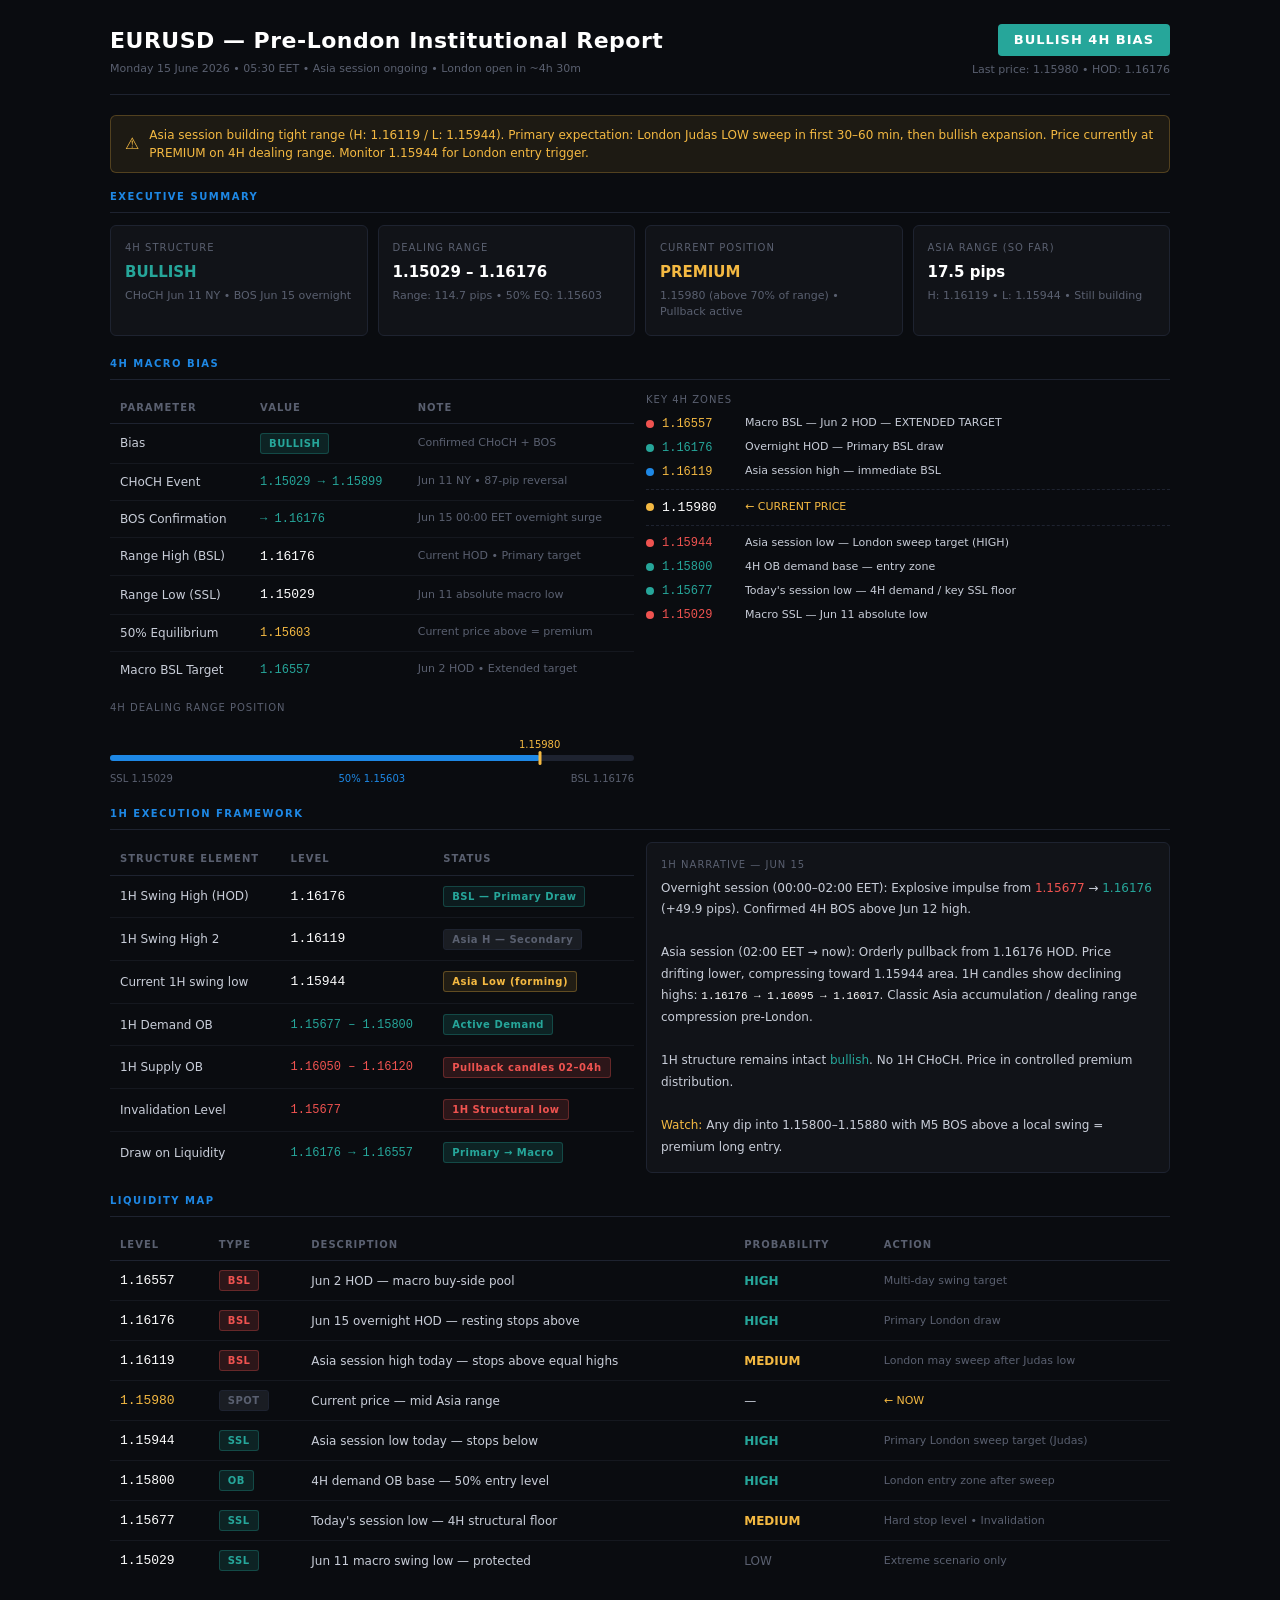
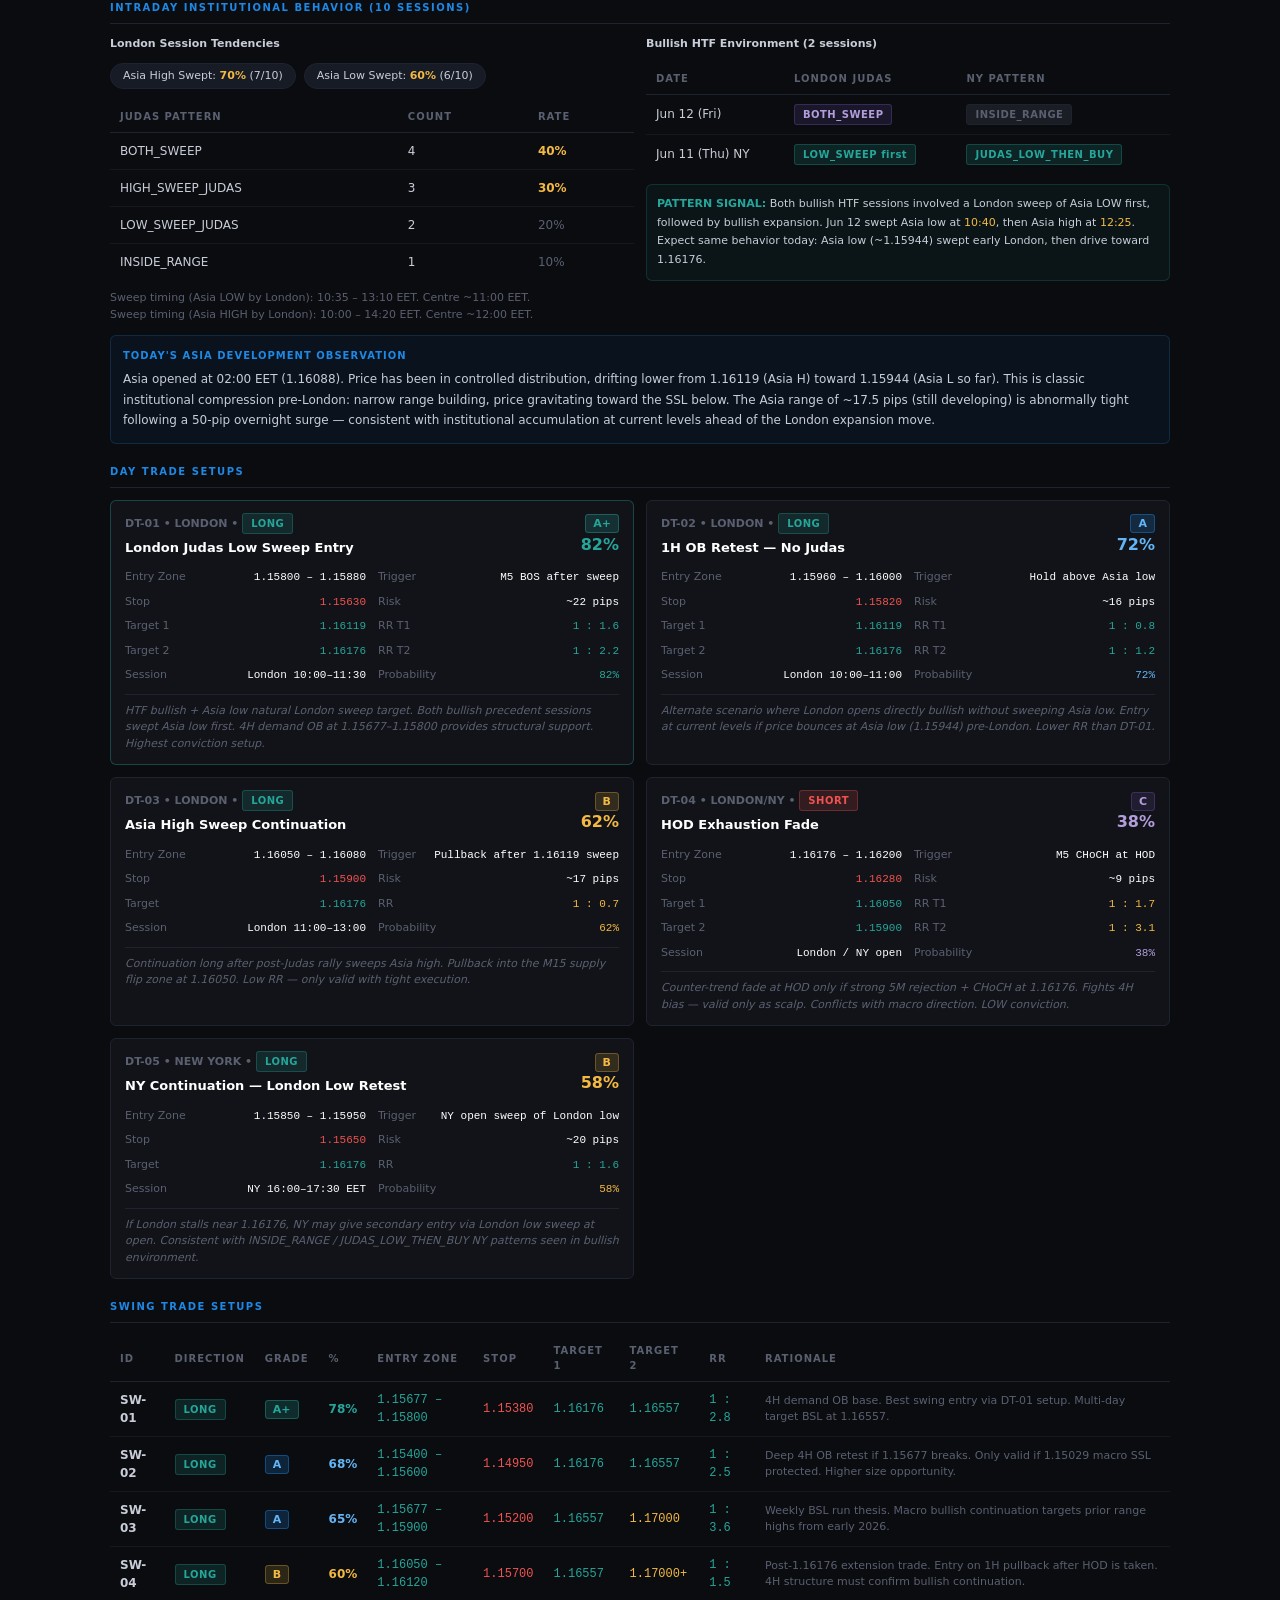
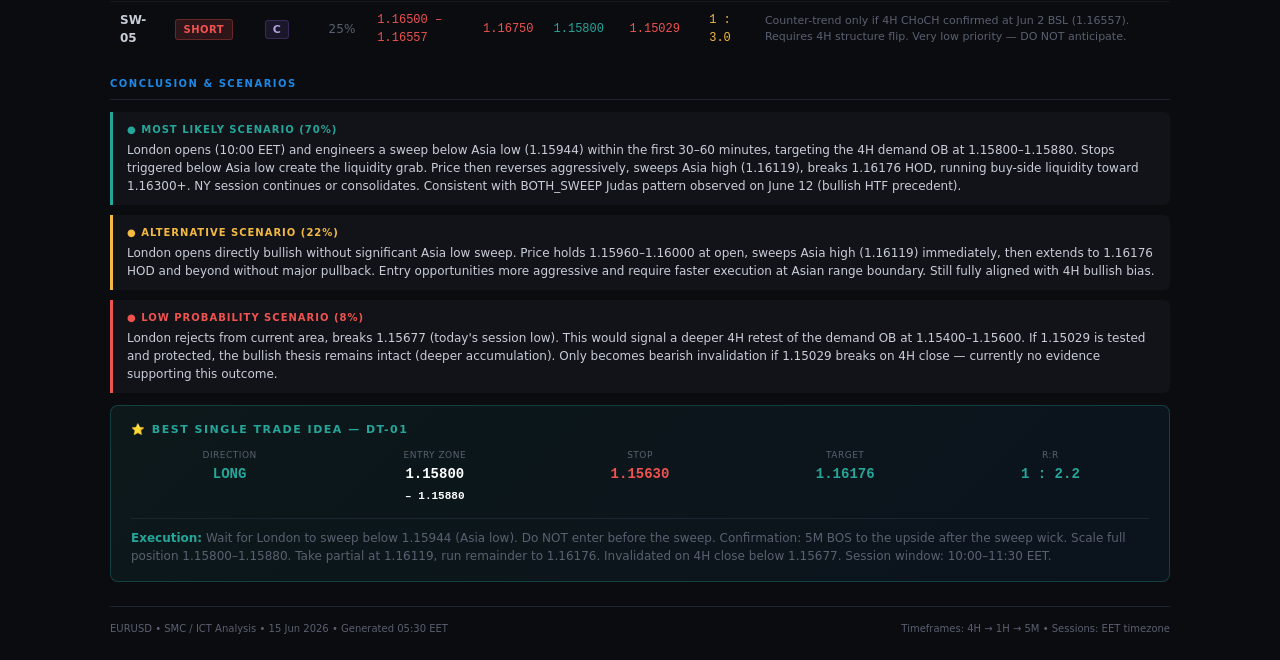
<file: monday/london/eurusd/15-06-2026.html>
<!DOCTYPE html>
<html lang="en">
<head>
<meta charset="UTF-8">
<meta name="viewport" content="width=device-width, initial-scale=1.0">
<title>EURUSD — Pre-London Report | 15 Jun 2026</title>
<style>
  :root {
    --bg: #0a0c10;
    --panel: #111318;
    --border: #1e2330;
    --accent: #1e88e5;
    --gold: #f4b942;
    --green: #26a69a;
    --red: #ef5350;
    --purple: #7e57c2;
    --text: #c8cdd8;
    --muted: #5a6070;
    --tag-bg: #161b26;
  }
  * { box-sizing: border-box; margin: 0; padding: 0; }
  body { background: var(--bg); color: var(--text); font-family: 'Segoe UI', system-ui, sans-serif; font-size: 13px; line-height: 1.5; }
  .page { max-width: 1100px; margin: 0 auto; padding: 24px 20px; }

  /* Header */
  .header { display: flex; justify-content: space-between; align-items: flex-start; border-bottom: 1px solid var(--border); padding-bottom: 16px; margin-bottom: 20px; }
  .header-left h1 { font-size: 22px; font-weight: 700; color: #fff; letter-spacing: 0.5px; }
  .header-left p { color: var(--muted); font-size: 11px; margin-top: 4px; }
  .header-right { text-align: right; }
  .bias-badge { display: inline-block; background: var(--green); color: #fff; font-size: 13px; font-weight: 700; letter-spacing: 1px; padding: 6px 16px; border-radius: 4px; }
  .time-badge { font-size: 11px; color: var(--muted); margin-top: 6px; }

  /* Section */
  .section { margin-bottom: 20px; }
  .section-title { font-size: 10px; font-weight: 700; letter-spacing: 1.5px; color: var(--accent); text-transform: uppercase; border-bottom: 1px solid var(--border); padding-bottom: 8px; margin-bottom: 12px; }

  /* Grid */
  .grid-2 { display: grid; grid-template-columns: 1fr 1fr; gap: 12px; }
  .grid-3 { display: grid; grid-template-columns: 1fr 1fr 1fr; gap: 12px; }
  .grid-4 { display: grid; grid-template-columns: repeat(4, 1fr); gap: 10px; }

  /* Panel */
  .panel { background: var(--panel); border: 1px solid var(--border); border-radius: 6px; padding: 14px; }
  .panel-label { font-size: 10px; color: var(--muted); text-transform: uppercase; letter-spacing: 1px; margin-bottom: 6px; }
  .panel-value { font-size: 15px; font-weight: 700; color: #fff; }
  .panel-sub { font-size: 11px; color: var(--muted); margin-top: 4px; }

  /* Tables */
  table { width: 100%; border-collapse: collapse; }
  th { font-size: 10px; font-weight: 600; letter-spacing: 1px; color: var(--muted); text-transform: uppercase; padding: 8px 10px; border-bottom: 1px solid var(--border); text-align: left; }
  td { padding: 9px 10px; border-bottom: 1px solid #15181f; font-size: 12px; }
  tr:last-child td { border-bottom: none; }
  tr:hover td { background: #13161e; }

  /* Tags & Badges */
  .badge { display: inline-block; padding: 2px 8px; border-radius: 3px; font-size: 10px; font-weight: 700; letter-spacing: 0.5px; }
  .bull { background: rgba(38,166,154,0.15); color: var(--green); border: 1px solid rgba(38,166,154,0.3); }
  .bear { background: rgba(239,83,80,0.15); color: var(--red); border: 1px solid rgba(239,83,80,0.3); }
  .neutral { background: rgba(90,96,112,0.2); color: var(--muted); border: 1px solid var(--border); }
  .high-prob { color: var(--green); font-weight: 600; }
  .med-prob { color: var(--gold); font-weight: 600; }
  .low-prob { color: var(--muted); font-weight: 500; }

  .grade-aplus { background: rgba(38,166,154,0.2); color: var(--green); border: 1px solid rgba(38,166,154,0.4); border-radius: 3px; padding: 2px 7px; font-size: 11px; font-weight: 800; }
  .grade-a { background: rgba(30,136,229,0.2); color: #64b5f6; border: 1px solid rgba(30,136,229,0.4); border-radius: 3px; padding: 2px 7px; font-size: 11px; font-weight: 700; }
  .grade-b { background: rgba(244,185,66,0.15); color: var(--gold); border: 1px solid rgba(244,185,66,0.3); border-radius: 3px; padding: 2px 7px; font-size: 11px; font-weight: 700; }
  .grade-c { background: rgba(126,87,194,0.15); color: #b39ddb; border: 1px solid rgba(126,87,194,0.3); border-radius: 3px; padding: 2px 7px; font-size: 11px; font-weight: 600; }

  .price { font-family: 'Courier New', monospace; font-size: 13px; color: #fff; }
  .price-green { font-family: 'Courier New', monospace; font-size: 12px; color: var(--green); }
  .price-red { font-family: 'Courier New', monospace; font-size: 12px; color: var(--red); }
  .price-gold { font-family: 'Courier New', monospace; font-size: 12px; color: var(--gold); }

  /* Zone bar */
  .zone-bar { display: flex; align-items: center; gap: 8px; margin: 6px 0; font-size: 11px; }
  .zone-dot { width: 8px; height: 8px; border-radius: 50%; flex-shrink: 0; }
  .dot-green { background: var(--green); }
  .dot-red { background: var(--red); }
  .dot-gold { background: var(--gold); }
  .dot-blue { background: var(--accent); }

  /* Setup cards */
  .setup-card { background: var(--panel); border: 1px solid var(--border); border-radius: 6px; padding: 12px 14px; }
  .setup-header { display: flex; justify-content: space-between; align-items: center; margin-bottom: 10px; }
  .setup-id { font-size: 11px; font-weight: 700; color: var(--muted); }
  .setup-prob { font-size: 16px; font-weight: 800; color: #fff; }
  .setup-grid { display: grid; grid-template-columns: 1fr 1fr; gap: 4px 12px; }
  .setup-row { display: flex; justify-content: space-between; font-size: 11px; padding: 2px 0; }
  .setup-key { color: var(--muted); }
  .setup-val { font-family: 'Courier New', monospace; color: #fff; }
  .setup-rationale { font-size: 11px; color: var(--muted); margin-top: 8px; border-top: 1px solid var(--border); padding-top: 8px; font-style: italic; }

  /* Conclusion boxes */
  .scenario { border-left: 3px solid; padding: 10px 14px; background: var(--panel); border-radius: 0 6px 6px 0; margin-bottom: 10px; }
  .scenario-primary { border-color: var(--green); }
  .scenario-alt { border-color: var(--gold); }
  .scenario-low { border-color: var(--red); }
  .scenario-label { font-size: 10px; font-weight: 700; letter-spacing: 1px; text-transform: uppercase; margin-bottom: 4px; }
  .s-green { color: var(--green); }
  .s-gold { color: var(--gold); }
  .s-red { color: var(--red); }
  .scenario-text { font-size: 12px; color: var(--text); }

  .best-trade { background: linear-gradient(135deg, rgba(38,166,154,0.08), rgba(30,136,229,0.06)); border: 1px solid rgba(38,166,154,0.3); border-radius: 8px; padding: 16px 20px; margin-top: 12px; }
  .best-trade-title { font-size: 11px; font-weight: 700; letter-spacing: 1.5px; text-transform: uppercase; color: var(--green); margin-bottom: 10px; }
  .best-trade-grid { display: grid; grid-template-columns: repeat(5, 1fr); gap: 8px; }
  .bt-item { text-align: center; }
  .bt-label { font-size: 9px; color: var(--muted); text-transform: uppercase; letter-spacing: 0.5px; }
  .bt-val { font-size: 14px; font-weight: 700; color: #fff; font-family: 'Courier New', monospace; margin-top: 2px; }

  /* Stat pills */
  .stat-row { display: flex; gap: 8px; flex-wrap: wrap; margin-top: 8px; }
  .stat-pill { background: var(--tag-bg); border: 1px solid var(--border); border-radius: 20px; padding: 4px 12px; font-size: 11px; }
  .stat-pill span { color: var(--gold); font-weight: 700; }

  .sep { border: none; border-top: 1px solid var(--border); margin: 16px 0; }

  /* Alert bar */
  .alert { background: rgba(244,185,66,0.08); border: 1px solid rgba(244,185,66,0.25); border-radius: 6px; padding: 10px 14px; font-size: 12px; color: var(--gold); display: flex; align-items: center; gap: 10px; margin-bottom: 16px; }
  .alert-icon { font-size: 16px; }

  /* Range visual */
  .range-visual { position: relative; height: 6px; background: var(--border); border-radius: 3px; margin: 10px 0; }
  .range-fill { position: absolute; top: 0; height: 100%; background: var(--accent); border-radius: 3px; }
  .range-price { position: absolute; top: -18px; transform: translateX(-50%); font-size: 10px; color: var(--gold); white-space: nowrap; }
  .range-marker { position: absolute; top: -4px; width: 3px; height: 14px; border-radius: 2px; transform: translateX(-50%); }
</style>
</head>
<body>
<div class="page">

<!-- HEADER -->
<div class="header">
  <div class="header-left">
    <h1>EURUSD &mdash; Pre-London Institutional Report</h1>
    <p>Monday 15 June 2026 &bull; 05:30 EET &bull; Asia session ongoing &bull; London open in ~4h 30m</p>
  </div>
  <div class="header-right">
    <div class="bias-badge">BULLISH 4H BIAS</div>
    <div class="time-badge">Last price: 1.15980 &bull; HOD: 1.16176</div>
  </div>
</div>

<!-- ALERT -->
<div class="alert">
  <span class="alert-icon">&#9888;</span>
  <div>Asia session building tight range (H: 1.16119 / L: 1.15944). Primary expectation: London Judas LOW sweep in first 30–60 min, then bullish expansion. Price currently at PREMIUM on 4H dealing range. Monitor 1.15944 for London entry trigger.</div>
</div>

<!-- ===== EXECUTIVE SUMMARY ===== -->
<div class="section">
  <div class="section-title">Executive Summary</div>
  <div class="grid-4">
    <div class="panel">
      <div class="panel-label">4H Structure</div>
      <div class="panel-value" style="color:var(--green)">BULLISH</div>
      <div class="panel-sub">CHoCH Jun 11 NY &bull; BOS Jun 15 overnight</div>
    </div>
    <div class="panel">
      <div class="panel-label">Dealing Range</div>
      <div class="panel-value">1.15029 – 1.16176</div>
      <div class="panel-sub">Range: 114.7 pips &bull; 50% EQ: 1.15603</div>
    </div>
    <div class="panel">
      <div class="panel-label">Current Position</div>
      <div class="panel-value" style="color:var(--gold)">PREMIUM</div>
      <div class="panel-sub">1.15980 (above 70% of range) &bull; Pullback active</div>
    </div>
    <div class="panel">
      <div class="panel-label">Asia Range (so far)</div>
      <div class="panel-value">17.5 pips</div>
      <div class="panel-sub">H: 1.16119 &bull; L: 1.15944 &bull; Still building</div>
    </div>
  </div>
</div>

<!-- ===== 4H BIAS ===== -->
<div class="section">
  <div class="section-title">4H Macro Bias</div>
  <div class="grid-2">
    <div>
      <table>
        <tr><th>Parameter</th><th>Value</th><th>Note</th></tr>
        <tr>
          <td>Bias</td>
          <td><span class="badge bull">BULLISH</span></td>
          <td style="color:var(--muted);font-size:11px">Confirmed CHoCH + BOS</td>
        </tr>
        <tr>
          <td>CHoCH Event</td>
          <td class="price-green">1.15029 → 1.15899</td>
          <td style="color:var(--muted);font-size:11px">Jun 11 NY &bull; 87-pip reversal</td>
        </tr>
        <tr>
          <td>BOS Confirmation</td>
          <td class="price-green">→ 1.16176</td>
          <td style="color:var(--muted);font-size:11px">Jun 15 00:00 EET overnight surge</td>
        </tr>
        <tr>
          <td>Range High (BSL)</td>
          <td class="price">1.16176</td>
          <td style="color:var(--muted);font-size:11px">Current HOD &bull; Primary target</td>
        </tr>
        <tr>
          <td>Range Low (SSL)</td>
          <td class="price">1.15029</td>
          <td style="color:var(--muted);font-size:11px">Jun 11 absolute macro low</td>
        </tr>
        <tr>
          <td>50% Equilibrium</td>
          <td class="price-gold">1.15603</td>
          <td style="color:var(--muted);font-size:11px">Current price above = premium</td>
        </tr>
        <tr>
          <td>Macro BSL Target</td>
          <td class="price-green">1.16557</td>
          <td style="color:var(--muted);font-size:11px">Jun 2 HOD &bull; Extended target</td>
        </tr>
      </table>

      <div style="margin-top:12px;">
        <div style="font-size:10px;color:var(--muted);text-transform:uppercase;letter-spacing:1px;margin-bottom:6px;">4H Dealing Range Position</div>
        <div style="position:relative;padding-top:24px;">
          <div class="range-visual">
            <!-- Current price at ~82% of range -->
            <div class="range-fill" style="width:82%;"></div>
            <div class="range-marker" style="left:82%;background:var(--gold);"></div>
            <div class="range-price" style="left:82%;">1.15980</div>
          </div>
          <div style="display:flex;justify-content:space-between;font-size:10px;color:var(--muted);margin-top:4px;">
            <span>SSL 1.15029</span>
            <span style="color:var(--accent);">50% 1.15603</span>
            <span>BSL 1.16176</span>
          </div>
        </div>
      </div>
    </div>

    <div>
      <div style="font-size:10px;color:var(--muted);text-transform:uppercase;letter-spacing:1px;margin-bottom:8px;">Key 4H Zones</div>
      <div class="zone-bar"><div class="zone-dot dot-red"></div><span class="price-gold" style="min-width:75px">1.16557</span><span>Macro BSL — Jun 2 HOD — EXTENDED TARGET</span></div>
      <div class="zone-bar"><div class="zone-dot dot-green"></div><span class="price-green" style="min-width:75px">1.16176</span><span>Overnight HOD — Primary BSL draw</span></div>
      <div class="zone-bar"><div class="zone-dot dot-blue"></div><span class="price-gold" style="min-width:75px">1.16119</span><span>Asia session high — immediate BSL</span></div>
      <div style="border-top:1px dashed var(--border);margin:8px 0;"></div>
      <div class="zone-bar"><div class="zone-dot" style="background:var(--gold)"></div><span class="price" style="min-width:75px">1.15980</span><span style="color:var(--gold)">&#8592; CURRENT PRICE</span></div>
      <div style="border-top:1px dashed var(--border);margin:8px 0;"></div>
      <div class="zone-bar"><div class="zone-dot dot-red"></div><span class="price-red" style="min-width:75px">1.15944</span><span>Asia session low — London sweep target (HIGH)</span></div>
      <div class="zone-bar"><div class="zone-dot dot-green"></div><span class="price-green" style="min-width:75px">1.15800</span><span>4H OB demand base — entry zone</span></div>
      <div class="zone-bar"><div class="zone-dot dot-green"></div><span class="price-green" style="min-width:75px">1.15677</span><span>Today's session low — 4H demand / key SSL floor</span></div>
      <div class="zone-bar"><div class="zone-dot dot-red"></div><span class="price-red" style="min-width:75px">1.15029</span><span>Macro SSL — Jun 11 absolute low</span></div>
    </div>
  </div>
</div>

<!-- ===== 1H EXECUTION ===== -->
<div class="section">
  <div class="section-title">1H Execution Framework</div>
  <div class="grid-2">
    <table>
      <tr><th>Structure Element</th><th>Level</th><th>Status</th></tr>
      <tr>
        <td>1H Swing High (HOD)</td>
        <td class="price">1.16176</td>
        <td><span class="badge" style="background:rgba(38,166,154,0.1);color:var(--green);border:1px solid rgba(38,166,154,0.3)">BSL — Primary Draw</span></td>
      </tr>
      <tr>
        <td>1H Swing High 2</td>
        <td class="price">1.16119</td>
        <td><span class="badge neutral">Asia H — Secondary</span></td>
      </tr>
      <tr>
        <td>Current 1H swing low</td>
        <td class="price">1.15944</td>
        <td><span class="badge" style="background:rgba(244,185,66,0.1);color:var(--gold);border:1px solid rgba(244,185,66,0.3)">Asia Low (forming)</span></td>
      </tr>
      <tr>
        <td>1H Demand OB</td>
        <td class="price-green">1.15677 – 1.15800</td>
        <td><span class="badge bull">Active Demand</span></td>
      </tr>
      <tr>
        <td>1H Supply OB</td>
        <td class="price-red">1.16050 – 1.16120</td>
        <td><span class="badge bear">Pullback candles 02–04h</span></td>
      </tr>
      <tr>
        <td>Invalidation Level</td>
        <td class="price-red">1.15677</td>
        <td><span class="badge bear">1H Structural low</span></td>
      </tr>
      <tr>
        <td>Draw on Liquidity</td>
        <td class="price-green">1.16176 → 1.16557</td>
        <td><span class="badge bull">Primary → Macro</span></td>
      </tr>
    </table>

    <div class="panel">
      <div class="panel-label">1H Narrative — Jun 15</div>
      <div style="margin-top:6px;font-size:12px;line-height:1.8;color:var(--text);">
        Overnight session (00:00–02:00 EET): Explosive impulse from <span style="color:var(--red)">1.15677</span> → <span style="color:var(--green)">1.16176</span> (+49.9 pips). Confirmed 4H BOS above Jun 12 high.
        <br><br>
        Asia session (02:00 EET → now): Orderly pullback from 1.16176 HOD. Price drifting lower, compressing toward 1.15944 area. 1H candles show declining highs: <span class="price" style="font-size:11px;">1.16176 → 1.16095 → 1.16017</span>. Classic Asia accumulation / dealing range compression pre-London.
        <br><br>
        1H structure remains intact <span style="color:var(--green)">bullish</span>. No 1H CHoCH. Price in controlled premium distribution.
        <br><br>
        <span style="color:var(--gold)">Watch:</span> Any dip into 1.15800–1.15880 with M5 BOS above a local swing = premium long entry.
      </div>
    </div>
  </div>
</div>

<!-- ===== LIQUIDITY MAP ===== -->
<div class="section">
  <div class="section-title">Liquidity Map</div>
  <table>
    <tr>
      <th>Level</th>
      <th>Type</th>
      <th>Description</th>
      <th>Probability</th>
      <th>Action</th>
    </tr>
    <tr>
      <td class="price">1.16557</td>
      <td><span class="badge bear">BSL</span></td>
      <td>Jun 2 HOD — macro buy-side pool</td>
      <td class="high-prob">HIGH</td>
      <td style="font-size:11px;color:var(--muted)">Multi-day swing target</td>
    </tr>
    <tr>
      <td class="price">1.16176</td>
      <td><span class="badge bear">BSL</span></td>
      <td>Jun 15 overnight HOD — resting stops above</td>
      <td class="high-prob">HIGH</td>
      <td style="font-size:11px;color:var(--muted)">Primary London draw</td>
    </tr>
    <tr>
      <td class="price">1.16119</td>
      <td><span class="badge bear">BSL</span></td>
      <td>Asia session high today — stops above equal highs</td>
      <td class="med-prob">MEDIUM</td>
      <td style="font-size:11px;color:var(--muted)">London may sweep after Judas low</td>
    </tr>
    <tr>
      <td class="price" style="color:var(--gold)">1.15980</td>
      <td><span class="badge neutral">SPOT</span></td>
      <td>Current price — mid Asia range</td>
      <td>—</td>
      <td style="font-size:11px;color:var(--gold)">← NOW</td>
    </tr>
    <tr>
      <td class="price">1.15944</td>
      <td><span class="badge bull">SSL</span></td>
      <td>Asia session low today — stops below</td>
      <td class="high-prob">HIGH</td>
      <td style="font-size:11px;color:var(--muted)">Primary London sweep target (Judas)</td>
    </tr>
    <tr>
      <td class="price">1.15800</td>
      <td><span class="badge bull">OB</span></td>
      <td>4H demand OB base — 50% entry level</td>
      <td class="high-prob">HIGH</td>
      <td style="font-size:11px;color:var(--muted)">London entry zone after sweep</td>
    </tr>
    <tr>
      <td class="price">1.15677</td>
      <td><span class="badge bull">SSL</span></td>
      <td>Today's session low — 4H structural floor</td>
      <td class="med-prob">MEDIUM</td>
      <td style="font-size:11px;color:var(--muted)">Hard stop level &bull; Invalidation</td>
    </tr>
    <tr>
      <td class="price">1.15029</td>
      <td><span class="badge bull">SSL</span></td>
      <td>Jun 11 macro swing low — protected</td>
      <td class="low-prob">LOW</td>
      <td style="font-size:11px;color:var(--muted)">Extreme scenario only</td>
    </tr>
  </table>
</div>

<!-- ===== INTRADAY BEHAVIOR ===== -->
<div class="section">
  <div class="section-title">Intraday Institutional Behavior (10 Sessions)</div>
  <div class="grid-2">
    <div>
      <div style="font-size:11px;font-weight:600;color:var(--text);margin-bottom:10px;">London Session Tendencies</div>
      <div class="stat-row">
        <div class="stat-pill">Asia High Swept: <span>70%</span> (7/10)</div>
        <div class="stat-pill">Asia Low Swept: <span>60%</span> (6/10)</div>
      </div>
      <div style="margin-top:12px;">
        <table>
          <tr><th>Judas Pattern</th><th>Count</th><th>Rate</th></tr>
          <tr><td>BOTH_SWEEP</td><td>4</td><td class="med-prob">40%</td></tr>
          <tr><td>HIGH_SWEEP_JUDAS</td><td>3</td><td class="med-prob">30%</td></tr>
          <tr><td>LOW_SWEEP_JUDAS</td><td>2</td><td class="low-prob">20%</td></tr>
          <tr><td>INSIDE_RANGE</td><td>1</td><td class="low-prob">10%</td></tr>
        </table>
      </div>
      <div style="margin-top:10px;font-size:11px;color:var(--muted);">
        Sweep timing (Asia LOW by London): 10:35 – 13:10 EET. Centre ~11:00 EET.<br>
        Sweep timing (Asia HIGH by London): 10:00 – 14:20 EET. Centre ~12:00 EET.
      </div>
    </div>

    <div>
      <div style="font-size:11px;font-weight:600;color:var(--text);margin-bottom:10px;">Bullish HTF Environment (2 sessions)</div>
      <table>
        <tr><th>Date</th><th>London Judas</th><th>NY Pattern</th></tr>
        <tr>
          <td>Jun 12 (Fri)</td>
          <td><span class="badge" style="background:rgba(126,87,194,0.15);color:#b39ddb;border:1px solid rgba(126,87,194,0.3)">BOTH_SWEEP</span></td>
          <td><span class="badge neutral">INSIDE_RANGE</span></td>
        </tr>
        <tr>
          <td>Jun 11 (Thu) NY</td>
          <td><span class="badge bull">LOW_SWEEP first</span></td>
          <td><span class="badge bull">JUDAS_LOW_THEN_BUY</span></td>
        </tr>
      </table>
      <div style="margin-top:10px;background:rgba(38,166,154,0.06);border:1px solid rgba(38,166,154,0.2);border-radius:6px;padding:10px;font-size:11px;line-height:1.7;">
        <span style="color:var(--green);font-weight:700;">PATTERN SIGNAL:</span> Both bullish HTF sessions involved a London sweep of Asia LOW first, followed by bullish expansion. Jun 12 swept Asia low at <span style="color:var(--gold)">10:40</span>, then Asia high at <span style="color:var(--gold)">12:25</span>. Expect same behavior today: Asia low (~1.15944) swept early London, then drive toward 1.16176.
      </div>
    </div>
  </div>

  <div style="margin-top:12px;background:rgba(30,136,229,0.06);border:1px solid rgba(30,136,229,0.2);border-radius:6px;padding:12px;">
    <div style="font-size:10px;color:var(--accent);font-weight:700;letter-spacing:1px;text-transform:uppercase;margin-bottom:6px;">Today's Asia Development Observation</div>
    <div style="font-size:12px;color:var(--text);line-height:1.7;">
      Asia opened at 02:00 EET (1.16088). Price has been in controlled distribution, drifting lower from 1.16119 (Asia H) toward 1.15944 (Asia L so far). This is classic institutional compression pre-London: narrow range building, price gravitating toward the SSL below. The Asia range of ~17.5 pips (still developing) is abnormally tight following a 50-pip overnight surge — consistent with institutional accumulation at current levels ahead of the London expansion move.
    </div>
  </div>
</div>

<!-- ===== DAY TRADES ===== -->
<div class="section">
  <div class="section-title">Day Trade Setups</div>
  <div class="grid-2" style="grid-template-columns:1fr 1fr;">

    <!-- DT-01 -->
    <div class="setup-card" style="border-color:rgba(38,166,154,0.35);">
      <div class="setup-header">
        <div>
          <div class="setup-id">DT-01 &bull; LONDON &bull; <span class="badge bull">LONG</span></div>
          <div style="font-size:13px;font-weight:700;color:#fff;margin-top:4px;">London Judas Low Sweep Entry</div>
        </div>
        <div style="text-align:right">
          <span class="grade-aplus">A+</span>
          <div class="setup-prob" style="color:var(--green)">82%</div>
        </div>
      </div>
      <div class="setup-grid">
        <div class="setup-row"><span class="setup-key">Entry Zone</span><span class="setup-val">1.15800 – 1.15880</span></div>
        <div class="setup-row"><span class="setup-key">Trigger</span><span class="setup-val">M5 BOS after sweep</span></div>
        <div class="setup-row"><span class="setup-key">Stop</span><span class="setup-val" style="color:var(--red)">1.15630</span></div>
        <div class="setup-row"><span class="setup-key">Risk</span><span class="setup-val">~22 pips</span></div>
        <div class="setup-row"><span class="setup-key">Target 1</span><span class="setup-val" style="color:var(--green)">1.16119</span></div>
        <div class="setup-row"><span class="setup-key">RR T1</span><span class="setup-val" style="color:var(--green)">1 : 1.6</span></div>
        <div class="setup-row"><span class="setup-key">Target 2</span><span class="setup-val" style="color:var(--green)">1.16176</span></div>
        <div class="setup-row"><span class="setup-key">RR T2</span><span class="setup-val" style="color:var(--green)">1 : 2.2</span></div>
        <div class="setup-row"><span class="setup-key">Session</span><span class="setup-val">London 10:00–11:30</span></div>
        <div class="setup-row"><span class="setup-key">Probability</span><span class="setup-val" style="color:var(--green)">82%</span></div>
      </div>
      <div class="setup-rationale">HTF bullish + Asia low natural London sweep target. Both bullish precedent sessions swept Asia low first. 4H demand OB at 1.15677–1.15800 provides structural support. Highest conviction setup.</div>
    </div>

    <!-- DT-02 -->
    <div class="setup-card">
      <div class="setup-header">
        <div>
          <div class="setup-id">DT-02 &bull; LONDON &bull; <span class="badge bull">LONG</span></div>
          <div style="font-size:13px;font-weight:700;color:#fff;margin-top:4px;">1H OB Retest — No Judas</div>
        </div>
        <div style="text-align:right">
          <span class="grade-a">A</span>
          <div class="setup-prob" style="color:#64b5f6">72%</div>
        </div>
      </div>
      <div class="setup-grid">
        <div class="setup-row"><span class="setup-key">Entry Zone</span><span class="setup-val">1.15960 – 1.16000</span></div>
        <div class="setup-row"><span class="setup-key">Trigger</span><span class="setup-val">Hold above Asia low</span></div>
        <div class="setup-row"><span class="setup-key">Stop</span><span class="setup-val" style="color:var(--red)">1.15820</span></div>
        <div class="setup-row"><span class="setup-key">Risk</span><span class="setup-val">~16 pips</span></div>
        <div class="setup-row"><span class="setup-key">Target 1</span><span class="setup-val" style="color:var(--green)">1.16119</span></div>
        <div class="setup-row"><span class="setup-key">RR T1</span><span class="setup-val" style="color:var(--green)">1 : 0.8</span></div>
        <div class="setup-row"><span class="setup-key">Target 2</span><span class="setup-val" style="color:var(--green)">1.16176</span></div>
        <div class="setup-row"><span class="setup-key">RR T2</span><span class="setup-val" style="color:var(--green)">1 : 1.2</span></div>
        <div class="setup-row"><span class="setup-key">Session</span><span class="setup-val">London 10:00–11:00</span></div>
        <div class="setup-row"><span class="setup-key">Probability</span><span class="setup-val" style="color:#64b5f6">72%</span></div>
      </div>
      <div class="setup-rationale">Alternate scenario where London opens directly bullish without sweeping Asia low. Entry at current levels if price bounces at Asia low (1.15944) pre-London. Lower RR than DT-01.</div>
    </div>

    <!-- DT-03 -->
    <div class="setup-card">
      <div class="setup-header">
        <div>
          <div class="setup-id">DT-03 &bull; LONDON &bull; <span class="badge bull">LONG</span></div>
          <div style="font-size:13px;font-weight:700;color:#fff;margin-top:4px;">Asia High Sweep Continuation</div>
        </div>
        <div style="text-align:right">
          <span class="grade-b">B</span>
          <div class="setup-prob" style="color:var(--gold)">62%</div>
        </div>
      </div>
      <div class="setup-grid">
        <div class="setup-row"><span class="setup-key">Entry Zone</span><span class="setup-val">1.16050 – 1.16080</span></div>
        <div class="setup-row"><span class="setup-key">Trigger</span><span class="setup-val">Pullback after 1.16119 sweep</span></div>
        <div class="setup-row"><span class="setup-key">Stop</span><span class="setup-val" style="color:var(--red)">1.15900</span></div>
        <div class="setup-row"><span class="setup-key">Risk</span><span class="setup-val">~17 pips</span></div>
        <div class="setup-row"><span class="setup-key">Target</span><span class="setup-val" style="color:var(--green)">1.16176</span></div>
        <div class="setup-row"><span class="setup-key">RR</span><span class="setup-val" style="color:var(--gold)">1 : 0.7</span></div>
        <div class="setup-row"><span class="setup-key">Session</span><span class="setup-val">London 11:00–13:00</span></div>
        <div class="setup-row"><span class="setup-key">Probability</span><span class="setup-val" style="color:var(--gold)">62%</span></div>
      </div>
      <div class="setup-rationale">Continuation long after post-Judas rally sweeps Asia high. Pullback into the M15 supply flip zone at 1.16050. Low RR — only valid with tight execution.</div>
    </div>

    <!-- DT-04 -->
    <div class="setup-card">
      <div class="setup-header">
        <div>
          <div class="setup-id">DT-04 &bull; LONDON/NY &bull; <span class="badge bear">SHORT</span></div>
          <div style="font-size:13px;font-weight:700;color:#fff;margin-top:4px;">HOD Exhaustion Fade</div>
        </div>
        <div style="text-align:right">
          <span class="grade-c">C</span>
          <div class="setup-prob" style="color:#b39ddb">38%</div>
        </div>
      </div>
      <div class="setup-grid">
        <div class="setup-row"><span class="setup-key">Entry Zone</span><span class="setup-val">1.16176 – 1.16200</span></div>
        <div class="setup-row"><span class="setup-key">Trigger</span><span class="setup-val">M5 CHoCH at HOD</span></div>
        <div class="setup-row"><span class="setup-key">Stop</span><span class="setup-val" style="color:var(--red)">1.16280</span></div>
        <div class="setup-row"><span class="setup-key">Risk</span><span class="setup-val">~9 pips</span></div>
        <div class="setup-row"><span class="setup-key">Target 1</span><span class="setup-val" style="color:var(--green)">1.16050</span></div>
        <div class="setup-row"><span class="setup-key">RR T1</span><span class="setup-val" style="color:var(--gold)">1 : 1.7</span></div>
        <div class="setup-row"><span class="setup-key">Target 2</span><span class="setup-val" style="color:var(--green)">1.15900</span></div>
        <div class="setup-row"><span class="setup-key">RR T2</span><span class="setup-val" style="color:var(--gold)">1 : 3.1</span></div>
        <div class="setup-row"><span class="setup-key">Session</span><span class="setup-val">London / NY open</span></div>
        <div class="setup-row"><span class="setup-key">Probability</span><span class="setup-val" style="color:#b39ddb">38%</span></div>
      </div>
      <div class="setup-rationale">Counter-trend fade at HOD only if strong 5M rejection + CHoCH at 1.16176. Fights 4H bias — valid only as scalp. Conflicts with macro direction. LOW conviction.</div>
    </div>

    <!-- DT-05 -->
    <div class="setup-card">
      <div class="setup-header">
        <div>
          <div class="setup-id">DT-05 &bull; NEW YORK &bull; <span class="badge bull">LONG</span></div>
          <div style="font-size:13px;font-weight:700;color:#fff;margin-top:4px;">NY Continuation — London Low Retest</div>
        </div>
        <div style="text-align:right">
          <span class="grade-b">B</span>
          <div class="setup-prob" style="color:var(--gold)">58%</div>
        </div>
      </div>
      <div class="setup-grid">
        <div class="setup-row"><span class="setup-key">Entry Zone</span><span class="setup-val">1.15850 – 1.15950</span></div>
        <div class="setup-row"><span class="setup-key">Trigger</span><span class="setup-val">NY open sweep of London low</span></div>
        <div class="setup-row"><span class="setup-key">Stop</span><span class="setup-val" style="color:var(--red)">1.15650</span></div>
        <div class="setup-row"><span class="setup-key">Risk</span><span class="setup-val">~20 pips</span></div>
        <div class="setup-row"><span class="setup-key">Target</span><span class="setup-val" style="color:var(--green)">1.16176</span></div>
        <div class="setup-row"><span class="setup-key">RR</span><span class="setup-val" style="color:var(--green)">1 : 1.6</span></div>
        <div class="setup-row"><span class="setup-key">Session</span><span class="setup-val">NY 16:00–17:30 EET</span></div>
        <div class="setup-row"><span class="setup-key">Probability</span><span class="setup-val" style="color:var(--gold)">58%</span></div>
      </div>
      <div class="setup-rationale">If London stalls near 1.16176, NY may give secondary entry via London low sweep at open. Consistent with INSIDE_RANGE / JUDAS_LOW_THEN_BUY NY patterns seen in bullish environment.</div>
    </div>

  </div>
</div>

<!-- ===== SWING TRADES ===== -->
<div class="section">
  <div class="section-title">Swing Trade Setups</div>
  <table>
    <tr>
      <th>ID</th>
      <th>Direction</th>
      <th>Grade</th>
      <th>%</th>
      <th>Entry Zone</th>
      <th>Stop</th>
      <th>Target 1</th>
      <th>Target 2</th>
      <th>RR</th>
      <th>Rationale</th>
    </tr>
    <tr>
      <td><strong>SW-01</strong></td>
      <td><span class="badge bull">LONG</span></td>
      <td><span class="grade-aplus">A+</span></td>
      <td class="high-prob">78%</td>
      <td class="price-green">1.15677 – 1.15800</td>
      <td class="price-red">1.15380</td>
      <td class="price-green">1.16176</td>
      <td class="price-green">1.16557</td>
      <td class="price-green">1 : 2.8</td>
      <td style="font-size:11px;color:var(--muted)">4H demand OB base. Best swing entry via DT-01 setup. Multi-day target BSL at 1.16557.</td>
    </tr>
    <tr>
      <td><strong>SW-02</strong></td>
      <td><span class="badge bull">LONG</span></td>
      <td><span class="grade-a">A</span></td>
      <td style="color:#64b5f6;font-weight:600">68%</td>
      <td class="price-green">1.15400 – 1.15600</td>
      <td class="price-red">1.14950</td>
      <td class="price-green">1.16176</td>
      <td class="price-green">1.16557</td>
      <td class="price-green">1 : 2.5</td>
      <td style="font-size:11px;color:var(--muted)">Deep 4H OB retest if 1.15677 breaks. Only valid if 1.15029 macro SSL protected. Higher size opportunity.</td>
    </tr>
    <tr>
      <td><strong>SW-03</strong></td>
      <td><span class="badge bull">LONG</span></td>
      <td><span class="grade-a">A</span></td>
      <td style="color:#64b5f6;font-weight:600">65%</td>
      <td class="price-green">1.15677 – 1.15900</td>
      <td class="price-red">1.15200</td>
      <td class="price-green">1.16557</td>
      <td class="price-gold">1.17000</td>
      <td class="price-green">1 : 3.6</td>
      <td style="font-size:11px;color:var(--muted)">Weekly BSL run thesis. Macro bullish continuation targets prior range highs from early 2026.</td>
    </tr>
    <tr>
      <td><strong>SW-04</strong></td>
      <td><span class="badge bull">LONG</span></td>
      <td><span class="grade-b">B</span></td>
      <td class="med-prob">60%</td>
      <td class="price-green">1.16050 – 1.16120</td>
      <td class="price-red">1.15700</td>
      <td class="price-green">1.16557</td>
      <td class="price-gold">1.17000+</td>
      <td class="price-green">1 : 1.5</td>
      <td style="font-size:11px;color:var(--muted)">Post-1.16176 extension trade. Entry on 1H pullback after HOD is taken. 4H structure must confirm bullish continuation.</td>
    </tr>
    <tr>
      <td><strong>SW-05</strong></td>
      <td><span class="badge bear">SHORT</span></td>
      <td><span class="grade-c">C</span></td>
      <td class="low-prob">25%</td>
      <td class="price-red">1.16500 – 1.16557</td>
      <td class="price-red">1.16750</td>
      <td class="price-green">1.15800</td>
      <td class="price-red">1.15029</td>
      <td class="price-gold">1 : 3.0</td>
      <td style="font-size:11px;color:var(--muted)">Counter-trend only if 4H CHoCH confirmed at Jun 2 BSL (1.16557). Requires 4H structure flip. Very low priority — DO NOT anticipate.</td>
    </tr>
  </table>
</div>

<!-- ===== CONCLUSION ===== -->
<div class="section">
  <div class="section-title">Conclusion &amp; Scenarios</div>

  <div class="scenario scenario-primary">
    <div class="scenario-label s-green">&#9679; Most Likely Scenario (70%)</div>
    <div class="scenario-text">London opens (10:00 EET) and engineers a sweep below Asia low (1.15944) within the first 30–60 minutes, targeting the 4H demand OB at 1.15800–1.15880. Stops triggered below Asia low create the liquidity grab. Price then reverses aggressively, sweeps Asia high (1.16119), breaks 1.16176 HOD, running buy-side liquidity toward 1.16300+. NY session continues or consolidates. Consistent with BOTH_SWEEP Judas pattern observed on June 12 (bullish HTF precedent).</div>
  </div>

  <div class="scenario scenario-alt">
    <div class="scenario-label s-gold">&#9679; Alternative Scenario (22%)</div>
    <div class="scenario-text">London opens directly bullish without significant Asia low sweep. Price holds 1.15960–1.16000 at open, sweeps Asia high (1.16119) immediately, then extends to 1.16176 HOD and beyond without major pullback. Entry opportunities more aggressive and require faster execution at Asian range boundary. Still fully aligned with 4H bullish bias.</div>
  </div>

  <div class="scenario scenario-low">
    <div class="scenario-label s-red">&#9679; Low Probability Scenario (8%)</div>
    <div class="scenario-text">London rejects from current area, breaks 1.15677 (today's session low). This would signal a deeper 4H retest of the demand OB at 1.15400–1.15600. If 1.15029 is tested and protected, the bullish thesis remains intact (deeper accumulation). Only becomes bearish invalidation if 1.15029 breaks on 4H close — currently no evidence supporting this outcome.</div>
  </div>

  <!-- BEST TRADE -->
  <div class="best-trade">
    <div class="best-trade-title">&#11088; Best Single Trade Idea — DT-01</div>
    <div class="best-trade-grid">
      <div class="bt-item">
        <div class="bt-label">Direction</div>
        <div class="bt-val" style="color:var(--green)">LONG</div>
      </div>
      <div class="bt-item">
        <div class="bt-label">Entry Zone</div>
        <div class="bt-val">1.15800<br><span style="font-size:11px;">– 1.15880</span></div>
      </div>
      <div class="bt-item">
        <div class="bt-label">Stop</div>
        <div class="bt-val" style="color:var(--red)">1.15630</div>
      </div>
      <div class="bt-item">
        <div class="bt-label">Target</div>
        <div class="bt-val" style="color:var(--green)">1.16176</div>
      </div>
      <div class="bt-item">
        <div class="bt-label">R:R</div>
        <div class="bt-val" style="color:var(--green)">1 : 2.2</div>
      </div>
    </div>
    <div style="margin-top:12px;font-size:12px;color:var(--muted);border-top:1px solid var(--border);padding-top:10px;">
      <span style="color:var(--green);font-weight:700;">Execution:</span> Wait for London to sweep below 1.15944 (Asia low). Do NOT enter before the sweep. Confirmation: 5M BOS to the upside after the sweep wick. Scale full position 1.15800–1.15880. Take partial at 1.16119, run remainder to 1.16176. Invalidated on 4H close below 1.15677. Session window: 10:00–11:30 EET.
    </div>
  </div>
</div>

<!-- Footer -->
<div style="margin-top:24px;border-top:1px solid var(--border);padding-top:14px;display:flex;justify-content:space-between;font-size:10px;color:var(--muted);">
  <span>EURUSD &bull; SMC / ICT Analysis &bull; 15 Jun 2026 &bull; Generated 05:30 EET</span>
  <span>Timeframes: 4H &#8594; 1H &#8594; 5M &bull; Sessions: EET timezone</span>
</div>

</div>
</body>
</html>
</file>
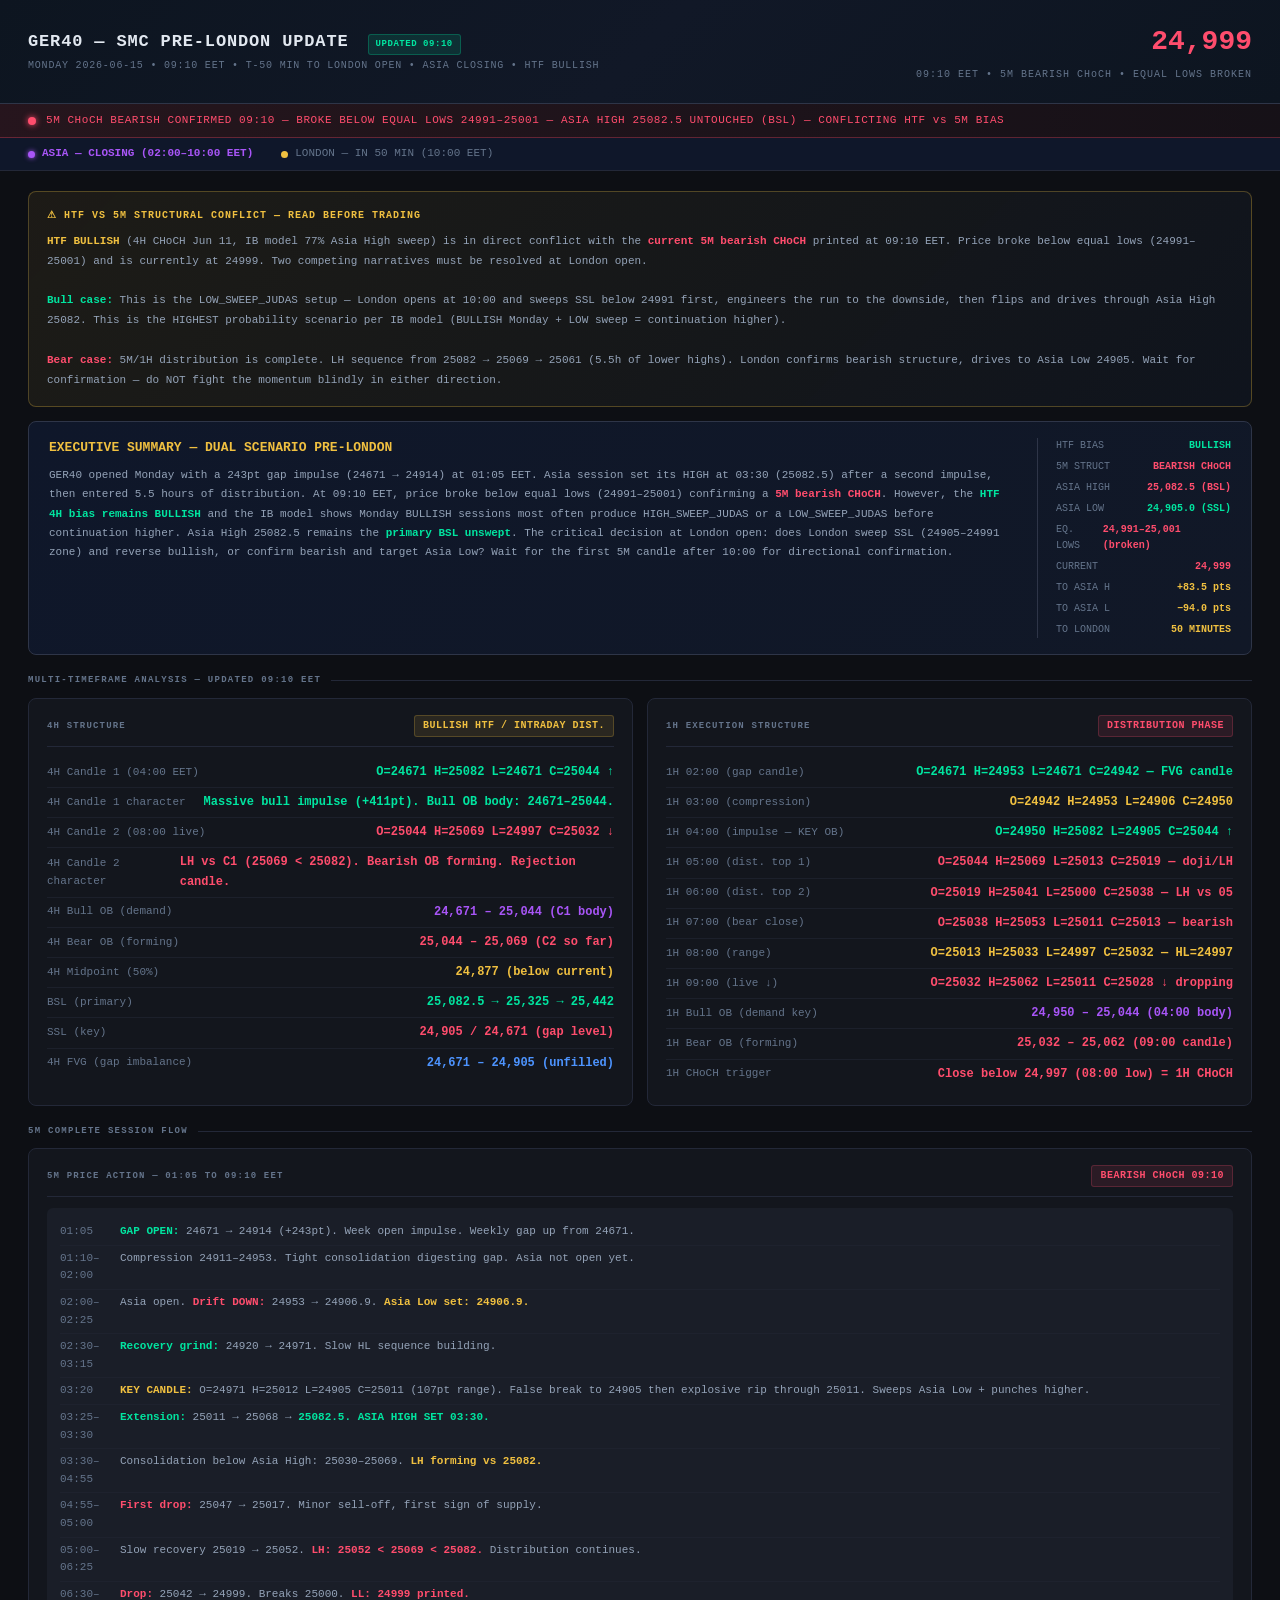
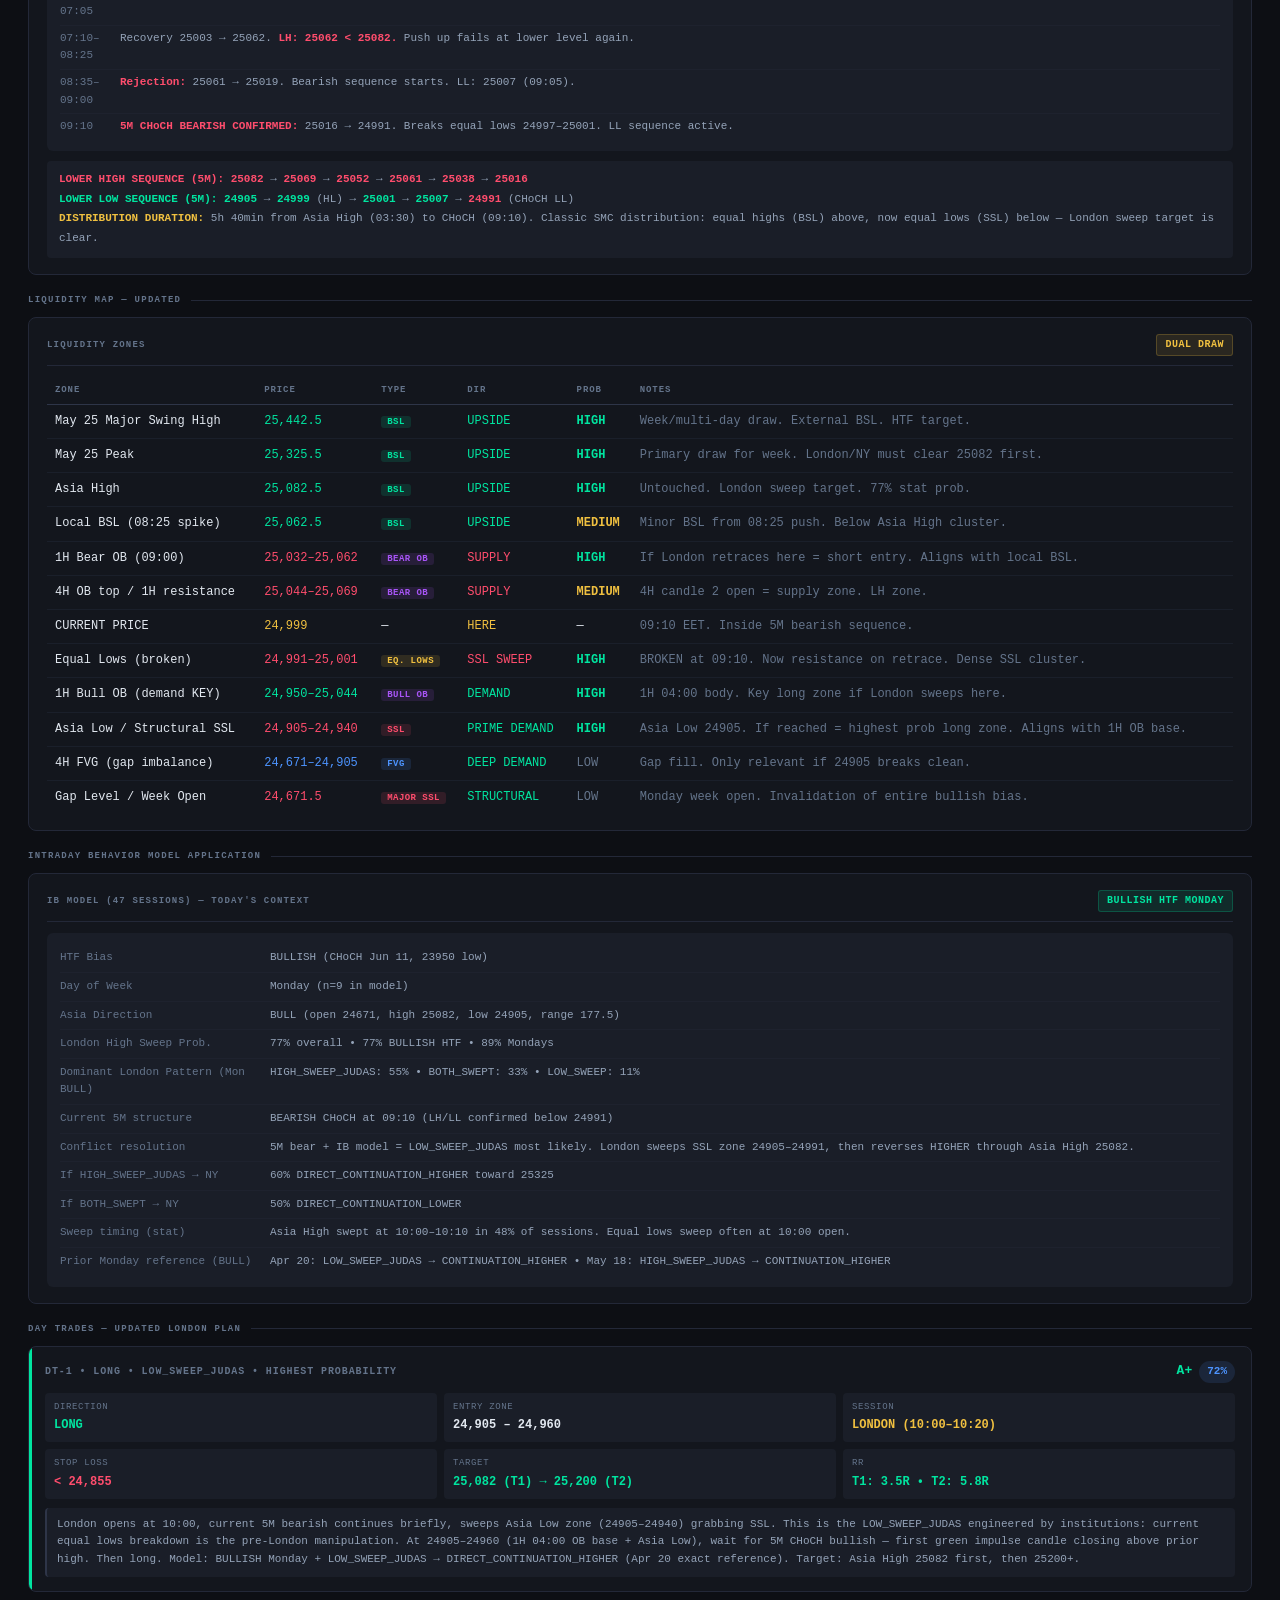
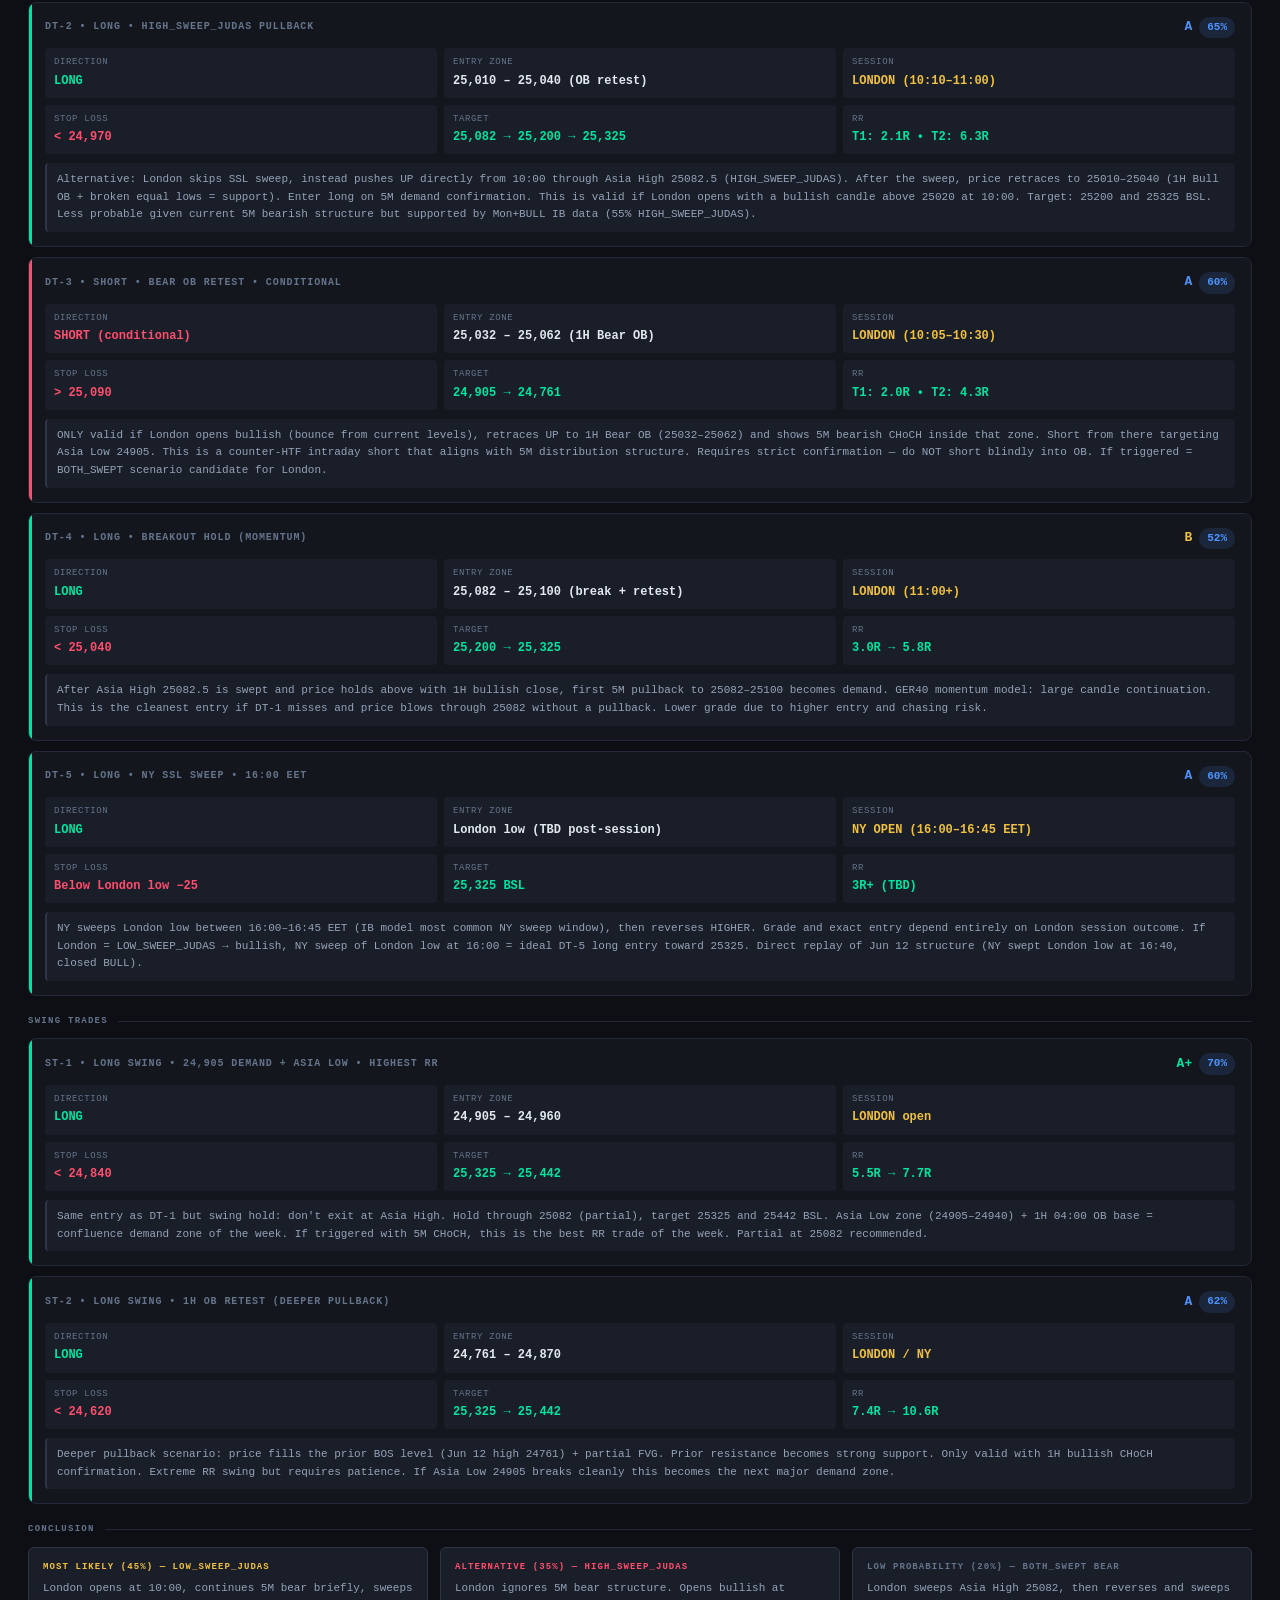
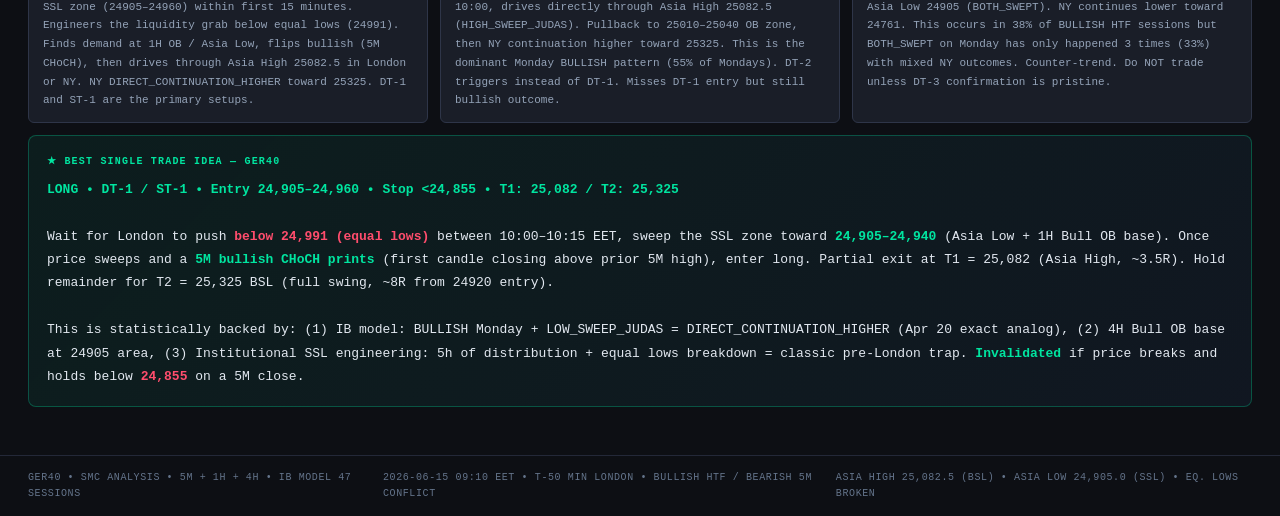
<file: monday/london/ger40/15-06-2026.html>
<!DOCTYPE html>
<html lang="en">
<head>
<meta charset="UTF-8">
<meta name="viewport" content="width=device-width, initial-scale=1.0">
<title>GER40 SMC | 2026-06-15 | 09:10 EET Pre-London UPDATED</title>
<style>
  :root {
    --bg:#0d0f14;--surface:#13161d;--surface2:#1a1e28;--border:#232838;--border2:#2e3548;
    --bull:#00e5a0;--bear:#ff4d6d;--neutral:#f0c040;--accent:#4d94ff;--accent2:#a855f7;
    --text:#e2e8f0;--muted:#64748b;--dim:#94a3b8;
  }
  *{box-sizing:border-box;margin:0;padding:0;}
  body{background:var(--bg);color:var(--text);font-family:'SF Mono','Fira Code','Consolas',monospace;font-size:13px;line-height:1.6;}

  .header{background:linear-gradient(135deg,#0d1520,#111827,#0d1520);border-bottom:1px solid var(--border2);padding:20px 28px;display:flex;justify-content:space-between;align-items:center;}
  .header h1{font-size:17px;font-weight:700;letter-spacing:0.05em;}
  .header p{color:var(--muted);font-size:10px;margin-top:3px;letter-spacing:0.08em;}
  .hright{text-align:right;}
  .pnow{font-size:28px;font-weight:800;color:var(--bear);}
  .psub{font-size:10px;color:var(--muted);margin-top:2px;letter-spacing:0.1em;}

  .alert{background:linear-gradient(90deg,rgba(255,77,109,0.1),rgba(255,77,109,0.04));border-bottom:1px solid rgba(255,77,109,0.3);padding:8px 28px;display:flex;align-items:center;gap:10px;font-size:11px;color:var(--bear);letter-spacing:0.05em;}
  .adot{width:8px;height:8px;border-radius:50%;background:var(--bear);box-shadow:0 0 6px var(--bear);animation:pulse 1.5s infinite;}
  @keyframes pulse{0%,100%{opacity:1}50%{opacity:0.35}}

  .sbar{background:#0f172a;border-bottom:1px solid var(--border);padding:7px 28px;display:flex;gap:28px;font-size:11px;}
  .si{display:flex;gap:7px;align-items:center;}
  .sd{width:7px;height:7px;border-radius:50%;}
  .sd-a{background:var(--accent2);box-shadow:0 0 5px var(--accent2);}
  .sd-l{background:var(--neutral);}
  .sa{color:var(--accent2);font-weight:700;}
  .sp{color:var(--muted);}

  .main{max-width:1360px;margin:0 auto;padding:20px 28px;}
  .g2{display:grid;grid-template-columns:1fr 1fr;gap:14px;margin-bottom:14px;}
  .g3{display:grid;grid-template-columns:1fr 1fr 1fr;gap:14px;margin-bottom:14px;}
  .gf{margin-bottom:14px;}

  .card{background:var(--surface);border:1px solid var(--border);border-radius:8px;padding:16px 18px;}
  .ch{display:flex;justify-content:space-between;align-items:center;margin-bottom:11px;padding-bottom:9px;border-bottom:1px solid var(--border);}
  .ct{font-size:9px;font-weight:700;letter-spacing:0.13em;text-transform:uppercase;color:var(--muted);}
  .cb{font-size:10px;font-weight:700;padding:2px 8px;border-radius:3px;letter-spacing:0.05em;}
  .bb{background:rgba(0,229,160,0.1);color:var(--bull);border:1px solid rgba(0,229,160,0.22);}
  .rb{background:rgba(255,77,109,0.1);color:var(--bear);border:1px solid rgba(255,77,109,0.22);}
  .nb{background:rgba(240,192,64,0.1);color:var(--neutral);border:1px solid rgba(240,192,64,0.22);}
  .ab{background:rgba(77,148,255,0.1);color:var(--accent);border:1px solid rgba(77,148,255,0.22);}
  .pb2{background:rgba(168,85,247,0.1);color:var(--accent2);border:1px solid rgba(168,85,247,0.22);}

  .lr{display:flex;justify-content:space-between;align-items:center;padding:5px 0;border-bottom:1px solid rgba(35,40,56,0.55);font-size:12px;}
  .lr:last-child{border-bottom:none;}
  .ll{color:var(--muted);font-size:11px;}
  .lv{font-weight:600;}
  .bv{color:var(--bull);}.rv{color:var(--bear);}.nv{color:var(--neutral);}.av{color:var(--accent);}.pv{color:var(--accent2);}

  .sec{font-size:9px;font-weight:700;letter-spacing:0.14em;text-transform:uppercase;color:var(--muted);margin:18px 0 10px;display:flex;align-items:center;gap:10px;}
  .sec::after{content:'';flex:1;height:1px;background:var(--border);}

  .exec{background:linear-gradient(135deg,#0f172a,#111827);border:1px solid var(--border2);border-radius:8px;padding:16px 20px;margin-bottom:18px;display:flex;gap:18px;}
  .em{flex:1;}
  .em h2{font-size:13px;font-weight:700;margin-bottom:7px;}
  .em p{font-size:11px;color:var(--dim);line-height:1.75;}
  .ediv{width:1px;background:var(--border2);}
  .es{width:175px;display:flex;flex-direction:column;justify-content:center;gap:5px;}
  .ekv{display:flex;justify-content:space-between;font-size:10px;}
  .ek{color:var(--muted);}
  .ev{font-weight:700;}

  .flow{background:var(--surface2);border-radius:6px;padding:11px 13px;margin-top:8px;}
  .fr{display:flex;gap:10px;padding:4px 0;font-size:11px;border-bottom:1px solid rgba(35,40,56,0.4);}
  .fr:last-child{border-bottom:none;}
  .ft{color:var(--muted);width:50px;flex-shrink:0;}
  .fc{flex:1;color:var(--dim);}
  .fc .b{color:var(--bull);font-weight:700;}
  .fc .r{color:var(--bear);font-weight:700;}
  .fc .n{color:var(--neutral);font-weight:700;}
  .fc .a{color:var(--accent);font-weight:700;}

  .liq-t{width:100%;border-collapse:collapse;margin-top:8px;}
  .liq-t th{font-size:9px;color:var(--muted);letter-spacing:0.1em;text-transform:uppercase;padding:6px 8px;text-align:left;border-bottom:1px solid var(--border2);}
  .liq-t td{padding:7px 8px;font-size:12px;border-bottom:1px solid rgba(35,40,56,0.5);}
  .liq-t tr:last-child td{border-bottom:none;}
  .ph{color:var(--bull);font-weight:700;}
  .pm{color:var(--neutral);font-weight:700;}
  .pl{color:var(--muted);}
  .tag{font-size:9px;font-weight:700;letter-spacing:0.05em;padding:1px 6px;border-radius:3px;}
  .t-bsl{background:rgba(0,229,160,0.13);color:var(--bull);}
  .t-ssl{background:rgba(255,77,109,0.13);color:var(--bear);}
  .t-fvg{background:rgba(77,148,255,0.13);color:var(--accent);}
  .t-ob{background:rgba(168,85,247,0.13);color:var(--accent2);}
  .t-eq{background:rgba(240,192,64,0.13);color:var(--neutral);}

  .sc{background:var(--surface);border:1px solid var(--border);border-radius:8px;padding:14px 16px;margin-bottom:10px;position:relative;overflow:hidden;}
  .sc::before{content:'';position:absolute;top:0;left:0;width:3px;height:100%;}
  .sb-l::before{background:var(--bull);}
  .sb-r::before{background:var(--bear);}
  .sh2{display:flex;justify-content:space-between;align-items:center;margin-bottom:10px;}
  .sid{font-size:10px;font-weight:700;letter-spacing:0.09em;color:var(--muted);}
  .smeta{display:flex;gap:7px;align-items:center;}
  .gr{font-size:13px;font-weight:800;}
  .g-ap{color:var(--bull);}.g-a{color:var(--accent);}.g-b{color:var(--neutral);}.g-c{color:var(--muted);}
  .pbd{font-size:11px;font-weight:700;padding:2px 8px;border-radius:12px;background:rgba(77,148,255,0.13);color:var(--accent);}
  .sg{display:grid;grid-template-columns:1fr 1fr 1fr;gap:7px;margin-bottom:9px;}
  .sf{background:var(--surface2);border-radius:4px;padding:7px 9px;}
  .sfl{font-size:9px;color:var(--muted);letter-spacing:0.07em;text-transform:uppercase;margin-bottom:2px;}
  .sfv{font-size:12px;font-weight:600;}
  .rat{font-size:11px;color:var(--dim);background:var(--surface2);border-radius:4px;padding:8px 10px;border-left:2px solid var(--border2);}

  .cb3{display:grid;grid-template-columns:1fr 1fr 1fr;gap:12px;margin-bottom:12px;}
  .cbox{background:var(--surface2);border:1px solid var(--border2);border-radius:6px;padding:12px 14px;}
  .cl{font-size:9px;font-weight:700;letter-spacing:0.12em;text-transform:uppercase;margin-bottom:5px;}
  .ct2{font-size:11px;color:var(--dim);line-height:1.7;}
  .cp .cl{color:var(--neutral);}.ca .cl{color:var(--bear);}.clo .cl{color:var(--muted);}

  .conflict-box{background:linear-gradient(135deg,rgba(240,192,64,0.07),rgba(77,148,255,0.04));border:1px solid rgba(240,192,64,0.28);border-radius:8px;padding:16px 18px;margin-bottom:14px;}
  .conflict-title{font-size:10px;font-weight:700;letter-spacing:0.1em;color:var(--neutral);text-transform:uppercase;margin-bottom:8px;}
  .conflict-body{font-size:11px;color:var(--dim);line-height:1.8;}
  .conflict-body strong{color:var(--neutral);}
  .conflict-body .bhl{color:var(--bull);font-weight:700;}
  .conflict-body .rhl{color:var(--bear);font-weight:700;}

  .best{background:linear-gradient(135deg,rgba(0,229,160,0.07),rgba(77,148,255,0.06));border:1px solid rgba(0,229,160,0.28);border-radius:8px;padding:18px;margin-top:12px;}
  .bl{font-size:10px;font-weight:700;letter-spacing:0.12em;color:var(--bull);text-transform:uppercase;margin-bottom:8px;}
  .bc{font-size:13px;color:var(--text);line-height:1.8;}
  .bc span{color:var(--bull);font-weight:700;}
  .bc .r{color:var(--bear);font-weight:700;}

  .ib-box{background:var(--surface2);border-radius:6px;padding:11px 13px;margin-top:8px;}
  .ib-row{display:flex;gap:10px;padding:5px 0;font-size:11px;border-bottom:1px solid rgba(35,40,56,0.4);}
  .ib-row:last-child{border-bottom:none;}
  .ib-k{color:var(--muted);width:200px;flex-shrink:0;}
  .ib-v{flex:1;color:var(--dim);}

  .footer{border-top:1px solid var(--border);padding:14px 28px;display:flex;justify-content:space-between;font-size:10px;color:var(--muted);letter-spacing:0.06em;margin-top:28px;}

  .upd-badge{display:inline-block;font-size:9px;font-weight:700;padding:2px 7px;border-radius:3px;background:rgba(0,229,160,0.12);color:var(--bull);border:1px solid rgba(0,229,160,0.25);margin-left:8px;letter-spacing:0.06em;}

  .lh-seq{font-family:inherit;font-size:11px;color:var(--dim);background:var(--surface2);border-radius:4px;padding:9px 12px;margin-top:8px;line-height:1.8;}
  .lh-seq .r{color:var(--bear);font-weight:700;}
  .lh-seq .b{color:var(--bull);font-weight:700;}
  .lh-seq .n{color:var(--neutral);font-weight:700;}
</style>
</head>
<body>

<div class="header">
  <div>
    <h1>GER40 &mdash; SMC PRE-LONDON UPDATE <span class="upd-badge">UPDATED 09:10</span></h1>
    <p>MONDAY 2026-06-15 &bull; 09:10 EET &bull; T-50 MIN TO LONDON OPEN &bull; ASIA CLOSING &bull; HTF BULLISH</p>
  </div>
  <div class="hright">
    <div class="pnow">24,999</div>
    <div class="psub">09:10 EET &bull; 5M BEARISH CHoCH &bull; EQUAL LOWS BROKEN</div>
  </div>
</div>

<div class="alert">
  <div class="adot"></div>
  <span>5M CHoCH BEARISH CONFIRMED 09:10 &mdash; BROKE BELOW EQUAL LOWS 24991&ndash;25001 &mdash; ASIA HIGH 25082.5 UNTOUCHED (BSL) &mdash; CONFLICTING HTF vs 5M BIAS</span>
</div>

<div class="sbar">
  <div class="si"><div class="sd sd-a"></div><span class="sa">ASIA &mdash; CLOSING (02:00&ndash;10:00 EET)</span></div>
  <div class="si"><div class="sd sd-l"></div><span class="sp">LONDON &mdash; IN 50 MIN (10:00 EET)</span></div>
</div>

<div class="main">

  <!-- KEY CONFLICT -->
  <div class="conflict-box">
    <div class="conflict-title">&#9888; HTF vs 5M STRUCTURAL CONFLICT &mdash; READ BEFORE TRADING</div>
    <div class="conflict-body">
      <strong>HTF BULLISH</strong> (4H CHoCH Jun 11, IB model 77% Asia High sweep) is in direct conflict with the <strong class="rhl">current 5M bearish CHoCH</strong> printed at 09:10 EET. Price broke below equal lows (24991&ndash;25001) and is currently at 24999. Two competing narratives must be resolved at London open. <br><br>
      <strong class="bhl">Bull case:</strong> This is the LOW_SWEEP_JUDAS setup &mdash; London opens at 10:00 and sweeps SSL below 24991 first, engineers the run to the downside, then flips and drives through Asia High 25082. This is the HIGHEST probability scenario per IB model (BULLISH Monday + LOW sweep = continuation higher).<br><br>
      <strong class="rhl">Bear case:</strong> 5M/1H distribution is complete. LH sequence from 25082 &rarr; 25069 &rarr; 25061 (5.5h of lower highs). London confirms bearish structure, drives to Asia Low 24905. Wait for confirmation &mdash; do NOT fight the momentum blindly in either direction.
    </div>
  </div>

  <!-- EXEC SUMMARY -->
  <div class="exec">
    <div class="em">
      <h2 style="color:var(--neutral);">EXECUTIVE SUMMARY &mdash; DUAL SCENARIO PRE-LONDON</h2>
      <p>GER40 opened Monday with a 243pt gap impulse (24671 &rarr; 24914) at 01:05 EET. Asia session set its HIGH at 03:30 (25082.5) after a second impulse, then entered 5.5 hours of distribution. At 09:10 EET, price broke below equal lows (24991&ndash;25001) confirming a <strong style="color:var(--bear)">5M bearish CHoCH</strong>. However, the <strong style="color:var(--bull)">HTF 4H bias remains BULLISH</strong> and the IB model shows Monday BULLISH sessions most often produce HIGH_SWEEP_JUDAS or a LOW_SWEEP_JUDAS before continuation higher. Asia High 25082.5 remains the <strong style="color:var(--bull)">primary BSL unswept</strong>. The critical decision at London open: does London sweep SSL (24905&ndash;24991 zone) and reverse bullish, or confirm bearish and target Asia Low? Wait for the first 5M candle after 10:00 for directional confirmation.</p>
    </div>
    <div class="ediv"></div>
    <div class="es">
      <div class="ekv"><span class="ek">HTF BIAS</span><span class="ev bv">BULLISH</span></div>
      <div class="ekv"><span class="ek">5M STRUCT</span><span class="ev rv">BEARISH CHoCH</span></div>
      <div class="ekv"><span class="ek">ASIA HIGH</span><span class="ev rv">25,082.5 (BSL)</span></div>
      <div class="ekv"><span class="ek">ASIA LOW</span><span class="ev bv">24,905.0 (SSL)</span></div>
      <div class="ekv"><span class="ek">EQ. LOWS</span><span class="ev rv">24,991&ndash;25,001 (broken)</span></div>
      <div class="ekv"><span class="ek">CURRENT</span><span class="ev rv">24,999</span></div>
      <div class="ekv"><span class="ek">TO ASIA H</span><span class="ev nv">+83.5 pts</span></div>
      <div class="ekv"><span class="ek">TO ASIA L</span><span class="ev nv">&minus;94.0 pts</span></div>
      <div class="ekv"><span class="ek">TO LONDON</span><span class="ev nv">50 MINUTES</span></div>
    </div>
  </div>

  <!-- 4H + 1H -->
  <div class="sec">MULTI-TIMEFRAME ANALYSIS &mdash; UPDATED 09:10 EET</div>
  <div class="g2">
    <div class="card">
      <div class="ch"><span class="ct">4H STRUCTURE</span><span class="cb nb">BULLISH HTF / INTRADAY DIST.</span></div>
      <div class="lr"><span class="ll">4H Candle 1 (04:00 EET)</span><span class="lv bv">O=24671 H=25082 L=24671 C=25044 &uarr;</span></div>
      <div class="lr"><span class="ll">4H Candle 1 character</span><span class="lv bv">Massive bull impulse (+411pt). Bull OB body: 24671&ndash;25044.</span></div>
      <div class="lr"><span class="ll">4H Candle 2 (08:00 live)</span><span class="lv rv">O=25044 H=25069 L=24997 C=25032 &darr;</span></div>
      <div class="lr"><span class="ll">4H Candle 2 character</span><span class="lv rv">LH vs C1 (25069 &lt; 25082). Bearish OB forming. Rejection candle.</span></div>
      <div class="lr"><span class="ll">4H Bull OB (demand)</span><span class="lv pv">24,671 &ndash; 25,044 (C1 body)</span></div>
      <div class="lr"><span class="ll">4H Bear OB (forming)</span><span class="lv rv">25,044 &ndash; 25,069 (C2 so far)</span></div>
      <div class="lr"><span class="ll">4H Midpoint (50%)</span><span class="lv nv">24,877 (below current)</span></div>
      <div class="lr"><span class="ll">BSL (primary)</span><span class="lv bv">25,082.5 &rarr; 25,325 &rarr; 25,442</span></div>
      <div class="lr"><span class="ll">SSL (key)</span><span class="lv rv">24,905 / 24,671 (gap level)</span></div>
      <div class="lr"><span class="ll">4H FVG (gap imbalance)</span><span class="lv av">24,671 &ndash; 24,905 (unfilled)</span></div>
    </div>

    <div class="card">
      <div class="ch"><span class="ct">1H EXECUTION STRUCTURE</span><span class="cb rb">DISTRIBUTION PHASE</span></div>
      <div class="lr"><span class="ll">1H 02:00 (gap candle)</span><span class="lv bv">O=24671 H=24953 L=24671 C=24942 &mdash; FVG candle</span></div>
      <div class="lr"><span class="ll">1H 03:00 (compression)</span><span class="lv nv">O=24942 H=24953 L=24906 C=24950</span></div>
      <div class="lr"><span class="ll">1H 04:00 (impulse &mdash; KEY OB)</span><span class="lv bv">O=24950 H=25082 L=24905 C=25044 &uarr;</span></div>
      <div class="lr"><span class="ll">1H 05:00 (dist. top 1)</span><span class="lv rv">O=25044 H=25069 L=25013 C=25019 &mdash; doji/LH</span></div>
      <div class="lr"><span class="ll">1H 06:00 (dist. top 2)</span><span class="lv rv">O=25019 H=25041 L=25000 C=25038 &mdash; LH vs 05</span></div>
      <div class="lr"><span class="ll">1H 07:00 (bear close)</span><span class="lv rv">O=25038 H=25053 L=25011 C=25013 &mdash; bearish</span></div>
      <div class="lr"><span class="ll">1H 08:00 (range)</span><span class="lv nv">O=25013 H=25033 L=24997 C=25032 &mdash; HL=24997</span></div>
      <div class="lr"><span class="ll">1H 09:00 (live &darr;)</span><span class="lv rv">O=25032 H=25062 L=25011 C=25028 &darr; dropping</span></div>
      <div class="lr"><span class="ll">1H Bull OB (demand key)</span><span class="lv pv">24,950 &ndash; 25,044 (04:00 body)</span></div>
      <div class="lr"><span class="ll">1H Bear OB (forming)</span><span class="lv rv">25,032 &ndash; 25,062 (09:00 candle)</span></div>
      <div class="lr"><span class="ll">1H CHoCH trigger</span><span class="lv rv">Close below 24,997 (08:00 low) = 1H CHoCH</span></div>
    </div>
  </div>

  <!-- 5M FLOW -->
  <div class="sec">5M COMPLETE SESSION FLOW</div>
  <div class="card gf">
    <div class="ch"><span class="ct">5M PRICE ACTION &mdash; 01:05 TO 09:10 EET</span><span class="cb rb">BEARISH CHoCH 09:10</span></div>
    <div class="flow">
      <div class="fr"><span class="ft">01:05</span><span class="fc"><span class="b">GAP OPEN:</span> 24671 &rarr; 24914 (+243pt). Week open impulse. Weekly gap up from 24671.</span></div>
      <div class="fr"><span class="ft">01:10&ndash;02:00</span><span class="fc">Compression 24911&ndash;24953. Tight consolidation digesting gap. Asia not open yet.</span></div>
      <div class="fr"><span class="ft">02:00&ndash;02:25</span><span class="fc">Asia open. <span class="r">Drift DOWN:</span> 24953 &rarr; 24906.9. <span class="n">Asia Low set: 24906.9.</span></span></div>
      <div class="fr"><span class="ft">02:30&ndash;03:15</span><span class="fc"><span class="b">Recovery grind:</span> 24920 &rarr; 24971. Slow HL sequence building.</span></div>
      <div class="fr"><span class="ft">03:20</span><span class="fc"><span class="n">KEY CANDLE:</span> O=24971 H=25012 L=24905 C=25011 (107pt range). False break to 24905 then explosive rip through 25011. Sweeps Asia Low + punches higher.</span></div>
      <div class="fr"><span class="ft">03:25&ndash;03:30</span><span class="fc"><span class="b">Extension:</span> 25011 &rarr; 25068 &rarr; <span class="b">25082.5. ASIA HIGH SET 03:30.</span></span></div>
      <div class="fr"><span class="ft">03:30&ndash;04:55</span><span class="fc">Consolidation below Asia High: 25030&ndash;25069. <span class="n">LH forming vs 25082.</span></span></div>
      <div class="fr"><span class="ft">04:55&ndash;05:00</span><span class="fc"><span class="r">First drop:</span> 25047 &rarr; 25017. Minor sell-off, first sign of supply.</span></div>
      <div class="fr"><span class="ft">05:00&ndash;06:25</span><span class="fc">Slow recovery 25019 &rarr; 25052. <span class="r">LH: 25052 &lt; 25069 &lt; 25082.</span> Distribution continues.</span></div>
      <div class="fr"><span class="ft">06:30&ndash;07:05</span><span class="fc"><span class="r">Drop:</span> 25042 &rarr; 24999. Breaks 25000. <span class="r">LL: 24999 printed.</span></span></div>
      <div class="fr"><span class="ft">07:10&ndash;08:25</span><span class="fc">Recovery 25003 &rarr; 25062. <span class="r">LH: 25062 &lt; 25082.</span> Push up fails at lower level again.</span></div>
      <div class="fr"><span class="ft">08:35&ndash;09:00</span><span class="fc"><span class="r">Rejection:</span> 25061 &rarr; 25019. Bearish sequence starts. LL: 25007 (09:05).</span></div>
      <div class="fr"><span class="ft">09:10</span><span class="fc"><span class="r">5M CHoCH BEARISH CONFIRMED:</span> 25016 &rarr; 24991. Breaks equal lows 24997&ndash;25001. LL sequence active.</span></div>
    </div>

    <div class="lh-seq" style="margin-top:10px;">
      <strong style="color:var(--bear)">LOWER HIGH SEQUENCE (5M):</strong> <span class="r">25082</span> &rarr; <span class="r">25069</span> &rarr; <span class="r">25052</span> &rarr; <span class="r">25061</span> &rarr; <span class="r">25038</span> &rarr; <span class="r">25016</span><br>
      <strong style="color:var(--bull)">LOWER LOW SEQUENCE (5M):</strong> <span class="b">24905</span> &rarr; <span class="b">24999</span> (HL) &rarr; <span class="b">25001</span> &rarr; <span class="b">25007</span> &rarr; <span class="r">24991</span> (CHoCH LL)<br>
      <strong style="color:var(--neutral)">DISTRIBUTION DURATION:</strong> 5h 40min from Asia High (03:30) to CHoCH (09:10). Classic SMC distribution: equal highs (BSL) above, now equal lows (SSL) below — London sweep target is clear.
    </div>
  </div>

  <!-- LIQUIDITY MAP -->
  <div class="sec">LIQUIDITY MAP &mdash; UPDATED</div>
  <div class="card gf">
    <div class="ch"><span class="ct">LIQUIDITY ZONES</span><span class="cb nb">DUAL DRAW</span></div>
    <table class="liq-t">
      <thead>
        <tr><th>ZONE</th><th>PRICE</th><th>TYPE</th><th>DIR</th><th>PROB</th><th>NOTES</th></tr>
      </thead>
      <tbody>
        <tr><td>May 25 Major Swing High</td><td class="bv">25,442.5</td><td><span class="tag t-bsl">BSL</span></td><td class="bv">UPSIDE</td><td><span class="ph">HIGH</span></td><td style="color:var(--muted)">Week/multi-day draw. External BSL. HTF target.</td></tr>
        <tr><td>May 25 Peak</td><td class="bv">25,325.5</td><td><span class="tag t-bsl">BSL</span></td><td class="bv">UPSIDE</td><td><span class="ph">HIGH</span></td><td style="color:var(--muted)">Primary draw for week. London/NY must clear 25082 first.</td></tr>
        <tr><td>Asia High</td><td class="bv">25,082.5</td><td><span class="tag t-bsl">BSL</span></td><td class="bv">UPSIDE</td><td><span class="ph">HIGH</span></td><td style="color:var(--muted)">Untouched. London sweep target. 77% stat prob.</td></tr>
        <tr><td>Local BSL (08:25 spike)</td><td class="bv">25,062.5</td><td><span class="tag t-bsl">BSL</span></td><td class="bv">UPSIDE</td><td><span class="pm">MEDIUM</span></td><td style="color:var(--muted)">Minor BSL from 08:25 push. Below Asia High cluster.</td></tr>
        <tr><td>1H Bear OB (09:00)</td><td class="rv">25,032&ndash;25,062</td><td><span class="tag t-ob">BEAR OB</span></td><td class="rv">SUPPLY</td><td><span class="ph">HIGH</span></td><td style="color:var(--muted)">If London retraces here = short entry. Aligns with local BSL.</td></tr>
        <tr><td>4H OB top / 1H resistance</td><td class="rv">25,044&ndash;25,069</td><td><span class="tag t-ob">BEAR OB</span></td><td class="rv">SUPPLY</td><td><span class="pm">MEDIUM</span></td><td style="color:var(--muted)">4H candle 2 open = supply zone. LH zone.</td></tr>
        <tr><td>CURRENT PRICE</td><td class="nv">24,999</td><td>&mdash;</td><td class="nv">HERE</td><td>&mdash;</td><td style="color:var(--muted)">09:10 EET. Inside 5M bearish sequence.</td></tr>
        <tr><td>Equal Lows (broken)</td><td class="rv">24,991&ndash;25,001</td><td><span class="tag t-eq">EQ. LOWS</span></td><td class="rv">SSL SWEEP</td><td><span class="ph">HIGH</span></td><td style="color:var(--muted)">BROKEN at 09:10. Now resistance on retrace. Dense SSL cluster.</td></tr>
        <tr><td>1H Bull OB (demand KEY)</td><td class="bv">24,950&ndash;25,044</td><td><span class="tag t-ob">BULL OB</span></td><td class="bv">DEMAND</td><td><span class="ph">HIGH</span></td><td style="color:var(--muted)">1H 04:00 body. Key long zone if London sweeps here.</td></tr>
        <tr><td>Asia Low / Structural SSL</td><td class="rv">24,905&ndash;24,940</td><td><span class="tag t-ssl">SSL</span></td><td class="bv">PRIME DEMAND</td><td><span class="ph">HIGH</span></td><td style="color:var(--muted)">Asia Low 24905. If reached = highest prob long zone. Aligns with 1H OB base.</td></tr>
        <tr><td>4H FVG (gap imbalance)</td><td class="av">24,671&ndash;24,905</td><td><span class="tag t-fvg">FVG</span></td><td class="bv">DEEP DEMAND</td><td><span class="pl">LOW</span></td><td style="color:var(--muted)">Gap fill. Only relevant if 24905 breaks clean.</td></tr>
        <tr><td>Gap Level / Week Open</td><td class="rv">24,671.5</td><td><span class="tag t-ssl">MAJOR SSL</span></td><td class="bv">STRUCTURAL</td><td><span class="pl">LOW</span></td><td style="color:var(--muted)">Monday week open. Invalidation of entire bullish bias.</td></tr>
      </tbody>
    </table>
  </div>

  <!-- IB MODEL -->
  <div class="sec">INTRADAY BEHAVIOR MODEL APPLICATION</div>
  <div class="card gf">
    <div class="ch"><span class="ct">IB MODEL (47 SESSIONS) &mdash; TODAY'S CONTEXT</span><span class="cb bb">BULLISH HTF MONDAY</span></div>
    <div class="ib-box">
      <div class="ib-row"><span class="ib-k">HTF Bias</span><span class="ib-v bv">BULLISH (CHoCH Jun 11, 23950 low)</span></div>
      <div class="ib-row"><span class="ib-k">Day of Week</span><span class="ib-v">Monday (n=9 in model)</span></div>
      <div class="ib-row"><span class="ib-k">Asia Direction</span><span class="ib-v bv">BULL (open 24671, high 25082, low 24905, range 177.5)</span></div>
      <div class="ib-row"><span class="ib-k">London High Sweep Prob.</span><span class="ib-v bv">77% overall &bull; 77% BULLISH HTF &bull; 89% Mondays</span></div>
      <div class="ib-row"><span class="ib-k">Dominant London Pattern (Mon BULL)</span><span class="ib-v bv">HIGH_SWEEP_JUDAS: 55% &bull; BOTH_SWEPT: 33% &bull; LOW_SWEEP: 11%</span></div>
      <div class="ib-row"><span class="ib-k">Current 5M structure</span><span class="ib-v rv">BEARISH CHoCH at 09:10 (LH/LL confirmed below 24991)</span></div>
      <div class="ib-row"><span class="ib-k">Conflict resolution</span><span class="ib-v nv">5M bear + IB model = LOW_SWEEP_JUDAS most likely. London sweeps SSL zone 24905&ndash;24991, then reverses HIGHER through Asia High 25082.</span></div>
      <div class="ib-row"><span class="ib-k">If HIGH_SWEEP_JUDAS &rarr; NY</span><span class="ib-v bv">60% DIRECT_CONTINUATION_HIGHER toward 25325</span></div>
      <div class="ib-row"><span class="ib-k">If BOTH_SWEPT &rarr; NY</span><span class="ib-v rv">50% DIRECT_CONTINUATION_LOWER</span></div>
      <div class="ib-row"><span class="ib-k">Sweep timing (stat)</span><span class="ib-v">Asia High swept at 10:00&ndash;10:10 in 48% of sessions. Equal lows sweep often at 10:00 open.</span></div>
      <div class="ib-row"><span class="ib-k">Prior Monday reference (BULL)</span><span class="ib-v">Apr 20: LOW_SWEEP_JUDAS &rarr; CONTINUATION_HIGHER &bull; May 18: HIGH_SWEEP_JUDAS &rarr; CONTINUATION_HIGHER</span></div>
    </div>
  </div>

  <!-- DAY TRADES -->
  <div class="sec">DAY TRADES &mdash; UPDATED LONDON PLAN</div>

  <!-- DT1 -->
  <div class="sc sb-l">
    <div class="sh2">
      <span class="sid">DT-1 &bull; LONG &bull; LOW_SWEEP_JUDAS &bull; HIGHEST PROBABILITY</span>
      <div class="smeta"><span class="gr g-ap">A+</span><span class="pbd">72%</span></div>
    </div>
    <div class="sg">
      <div class="sf"><div class="sfl">Direction</div><div class="sfv bv">LONG</div></div>
      <div class="sf"><div class="sfl">Entry Zone</div><div class="sfv">24,905 &ndash; 24,960</div></div>
      <div class="sf"><div class="sfl">Session</div><div class="sfv nv">LONDON (10:00&ndash;10:20)</div></div>
      <div class="sf"><div class="sfl">Stop Loss</div><div class="sfv rv">&lt; 24,855</div></div>
      <div class="sf"><div class="sfl">Target</div><div class="sfv bv">25,082 (T1) &rarr; 25,200 (T2)</div></div>
      <div class="sf"><div class="sfl">RR</div><div class="sfv bv">T1: 3.5R &bull; T2: 5.8R</div></div>
    </div>
    <div class="rat">
      London opens at 10:00, current 5M bearish continues briefly, sweeps Asia Low zone (24905&ndash;24940) grabbing SSL. This is the LOW_SWEEP_JUDAS engineered by institutions: current equal lows breakdown is the pre-London manipulation. At 24905&ndash;24960 (1H 04:00 OB base + Asia Low), wait for 5M CHoCH bullish &mdash; first green impulse candle closing above prior high. Then long. Model: BULLISH Monday + LOW_SWEEP_JUDAS &rarr; DIRECT_CONTINUATION_HIGHER (Apr 20 exact reference). Target: Asia High 25082 first, then 25200+.
    </div>
  </div>

  <!-- DT2 -->
  <div class="sc sb-l">
    <div class="sh2">
      <span class="sid">DT-2 &bull; LONG &bull; HIGH_SWEEP_JUDAS PULLBACK</span>
      <div class="smeta"><span class="gr g-a">A</span><span class="pbd">65%</span></div>
    </div>
    <div class="sg">
      <div class="sf"><div class="sfl">Direction</div><div class="sfv bv">LONG</div></div>
      <div class="sf"><div class="sfl">Entry Zone</div><div class="sfv">25,010 &ndash; 25,040 (OB retest)</div></div>
      <div class="sf"><div class="sfl">Session</div><div class="sfv nv">LONDON (10:10&ndash;11:00)</div></div>
      <div class="sf"><div class="sfl">Stop Loss</div><div class="sfv rv">&lt; 24,970</div></div>
      <div class="sf"><div class="sfl">Target</div><div class="sfv bv">25,082 &rarr; 25,200 &rarr; 25,325</div></div>
      <div class="sf"><div class="sfl">RR</div><div class="sfv bv">T1: 2.1R &bull; T2: 6.3R</div></div>
    </div>
    <div class="rat">
      Alternative: London skips SSL sweep, instead pushes UP directly from 10:00 through Asia High 25082.5 (HIGH_SWEEP_JUDAS). After the sweep, price retraces to 25010&ndash;25040 (1H Bull OB + broken equal lows = support). Enter long on 5M demand confirmation. This is valid if London opens with a bullish candle above 25020 at 10:00. Target: 25200 and 25325 BSL. Less probable given current 5M bearish structure but supported by Mon+BULL IB data (55% HIGH_SWEEP_JUDAS).
    </div>
  </div>

  <!-- DT3 -->
  <div class="sc sb-r">
    <div class="sh2">
      <span class="sid">DT-3 &bull; SHORT &bull; BEAR OB RETEST &bull; CONDITIONAL</span>
      <div class="smeta"><span class="gr g-a">A</span><span class="pbd">60%</span></div>
    </div>
    <div class="sg">
      <div class="sf"><div class="sfl">Direction</div><div class="sfv rv">SHORT (conditional)</div></div>
      <div class="sf"><div class="sfl">Entry Zone</div><div class="sfv">25,032 &ndash; 25,062 (1H Bear OB)</div></div>
      <div class="sf"><div class="sfl">Session</div><div class="sfv nv">LONDON (10:05&ndash;10:30)</div></div>
      <div class="sf"><div class="sfl">Stop Loss</div><div class="sfv rv">&gt; 25,090</div></div>
      <div class="sf"><div class="sfl">Target</div><div class="sfv bv">24,905 &rarr; 24,761</div></div>
      <div class="sf"><div class="sfl">RR</div><div class="sfv bv">T1: 2.0R &bull; T2: 4.3R</div></div>
    </div>
    <div class="rat">
      ONLY valid if London opens bullish (bounce from current levels), retraces UP to 1H Bear OB (25032&ndash;25062) and shows 5M bearish CHoCH inside that zone. Short from there targeting Asia Low 24905. This is a counter-HTF intraday short that aligns with 5M distribution structure. Requires strict confirmation &mdash; do NOT short blindly into OB. If triggered = BOTH_SWEPT scenario candidate for London.
    </div>
  </div>

  <!-- DT4 -->
  <div class="sc sb-l">
    <div class="sh2">
      <span class="sid">DT-4 &bull; LONG &bull; BREAKOUT HOLD (MOMENTUM)</span>
      <div class="smeta"><span class="gr g-b">B</span><span class="pbd">52%</span></div>
    </div>
    <div class="sg">
      <div class="sf"><div class="sfl">Direction</div><div class="sfv bv">LONG</div></div>
      <div class="sf"><div class="sfl">Entry Zone</div><div class="sfv">25,082 &ndash; 25,100 (break + retest)</div></div>
      <div class="sf"><div class="sfl">Session</div><div class="sfv nv">LONDON (11:00+)</div></div>
      <div class="sf"><div class="sfl">Stop Loss</div><div class="sfv rv">&lt; 25,040</div></div>
      <div class="sf"><div class="sfl">Target</div><div class="sfv bv">25,200 &rarr; 25,325</div></div>
      <div class="sf"><div class="sfl">RR</div><div class="sfv bv">3.0R &rarr; 5.8R</div></div>
    </div>
    <div class="rat">
      After Asia High 25082.5 is swept and price holds above with 1H bullish close, first 5M pullback to 25082&ndash;25100 becomes demand. GER40 momentum model: large candle continuation. This is the cleanest entry if DT-1 misses and price blows through 25082 without a pullback. Lower grade due to higher entry and chasing risk.
    </div>
  </div>

  <!-- DT5 -->
  <div class="sc sb-l">
    <div class="sh2">
      <span class="sid">DT-5 &bull; LONG &bull; NY SSL SWEEP &bull; 16:00 EET</span>
      <div class="smeta"><span class="gr g-a">A</span><span class="pbd">60%</span></div>
    </div>
    <div class="sg">
      <div class="sf"><div class="sfl">Direction</div><div class="sfv bv">LONG</div></div>
      <div class="sf"><div class="sfl">Entry Zone</div><div class="sfv">London low (TBD post-session)</div></div>
      <div class="sf"><div class="sfl">Session</div><div class="sfv nv">NY OPEN (16:00&ndash;16:45 EET)</div></div>
      <div class="sf"><div class="sfl">Stop Loss</div><div class="sfv rv">Below London low &minus;25</div></div>
      <div class="sf"><div class="sfl">Target</div><div class="sfv bv">25,325 BSL</div></div>
      <div class="sf"><div class="sfl">RR</div><div class="sfv bv">3R+ (TBD)</div></div>
    </div>
    <div class="rat">
      NY sweeps London low between 16:00&ndash;16:45 EET (IB model most common NY sweep window), then reverses HIGHER. Grade and exact entry depend entirely on London session outcome. If London = LOW_SWEEP_JUDAS &rarr; bullish, NY sweep of London low at 16:00 = ideal DT-5 long entry toward 25325. Direct replay of Jun 12 structure (NY swept London low at 16:40, closed BULL).
    </div>
  </div>

  <!-- SWING TRADES -->
  <div class="sec">SWING TRADES</div>

  <div class="sc sb-l">
    <div class="sh2">
      <span class="sid">ST-1 &bull; LONG SWING &bull; 24,905 DEMAND + ASIA LOW &bull; HIGHEST RR</span>
      <div class="smeta"><span class="gr g-ap">A+</span><span class="pbd">70%</span></div>
    </div>
    <div class="sg">
      <div class="sf"><div class="sfl">Direction</div><div class="sfv bv">LONG</div></div>
      <div class="sf"><div class="sfl">Entry Zone</div><div class="sfv">24,905 &ndash; 24,960</div></div>
      <div class="sf"><div class="sfl">Session</div><div class="sfv nv">LONDON open</div></div>
      <div class="sf"><div class="sfl">Stop Loss</div><div class="sfv rv">&lt; 24,840</div></div>
      <div class="sf"><div class="sfl">Target</div><div class="sfv bv">25,325 &rarr; 25,442</div></div>
      <div class="sf"><div class="sfl">RR</div><div class="sfv bv">5.5R &rarr; 7.7R</div></div>
    </div>
    <div class="rat">
      Same entry as DT-1 but swing hold: don't exit at Asia High. Hold through 25082 (partial), target 25325 and 25442 BSL. Asia Low zone (24905&ndash;24940) + 1H 04:00 OB base = confluence demand zone of the week. If triggered with 5M CHoCH, this is the best RR trade of the week. Partial at 25082 recommended.
    </div>
  </div>

  <div class="sc sb-l">
    <div class="sh2">
      <span class="sid">ST-2 &bull; LONG SWING &bull; 1H OB RETEST (DEEPER PULLBACK)</span>
      <div class="smeta"><span class="gr g-a">A</span><span class="pbd">62%</span></div>
    </div>
    <div class="sg">
      <div class="sf"><div class="sfl">Direction</div><div class="sfv bv">LONG</div></div>
      <div class="sf"><div class="sfl">Entry Zone</div><div class="sfv">24,761 &ndash; 24,870</div></div>
      <div class="sf"><div class="sfl">Session</div><div class="sfv nv">LONDON / NY</div></div>
      <div class="sf"><div class="sfl">Stop Loss</div><div class="sfv rv">&lt; 24,620</div></div>
      <div class="sf"><div class="sfl">Target</div><div class="sfv bv">25,325 &rarr; 25,442</div></div>
      <div class="sf"><div class="sfl">RR</div><div class="sfv bv">7.4R &rarr; 10.6R</div></div>
    </div>
    <div class="rat">
      Deeper pullback scenario: price fills the prior BOS level (Jun 12 high 24761) + partial FVG. Prior resistance becomes strong support. Only valid with 1H bullish CHoCH confirmation. Extreme RR swing but requires patience. If Asia Low 24905 breaks cleanly this becomes the next major demand zone.
    </div>
  </div>

  <!-- CONCLUSION -->
  <div class="sec">CONCLUSION</div>
  <div class="cb3">
    <div class="cbox cp">
      <div class="cl">MOST LIKELY (45%) &mdash; LOW_SWEEP_JUDAS</div>
      <div class="ct2">London opens at 10:00, continues 5M bear briefly, sweeps SSL zone (24905&ndash;24960) within first 15 minutes. Engineers the liquidity grab below equal lows (24991). Finds demand at 1H OB / Asia Low, flips bullish (5M CHoCH), then drives through Asia High 25082.5 in London or NY. NY DIRECT_CONTINUATION_HIGHER toward 25325. DT-1 and ST-1 are the primary setups.</div>
    </div>
    <div class="cbox ca">
      <div class="cl">ALTERNATIVE (35%) &mdash; HIGH_SWEEP_JUDAS</div>
      <div class="ct2">London ignores 5M bear structure. Opens bullish at 10:00, drives directly through Asia High 25082.5 (HIGH_SWEEP_JUDAS). Pullback to 25010&ndash;25040 OB zone, then NY continuation higher toward 25325. This is the dominant Monday BULLISH pattern (55% of Mondays). DT-2 triggers instead of DT-1. Misses DT-1 entry but still bullish outcome.</div>
    </div>
    <div class="cbox clo">
      <div class="cl">LOW PROBABILITY (20%) &mdash; BOTH_SWEPT BEAR</div>
      <div class="ct2">London sweeps Asia High 25082, then reverses and sweeps Asia Low 24905 (BOTH_SWEPT). NY continues lower toward 24761. This occurs in 38% of BULLISH HTF sessions but BOTH_SWEPT on Monday has only happened 3 times (33%) with mixed NY outcomes. Counter-trend. Do NOT trade unless DT-3 confirmation is pristine.</div>
    </div>
  </div>

  <div class="best">
    <div class="bl">&#9733; BEST SINGLE TRADE IDEA &mdash; GER40</div>
    <div class="bc">
      <span>LONG &bull; DT-1 / ST-1 &bull; Entry 24,905&ndash;24,960 &bull; Stop &lt;24,855 &bull; T1: 25,082 / T2: 25,325</span><br><br>
      Wait for London to push <span class="r">below 24,991 (equal lows)</span> between 10:00&ndash;10:15 EET, sweep the SSL zone toward <span>24,905&ndash;24,940</span> (Asia Low + 1H Bull OB base). Once price sweeps and a <span>5M bullish CHoCH prints</span> (first candle closing above prior 5M high), enter long. Partial exit at T1 = 25,082 (Asia High, ~3.5R). Hold remainder for T2 = 25,325 BSL (full swing, ~8R from 24920 entry).<br><br>
      This is statistically backed by: (1) IB model: BULLISH Monday + LOW_SWEEP_JUDAS = DIRECT_CONTINUATION_HIGHER (Apr 20 exact analog), (2) 4H Bull OB base at 24905 area, (3) Institutional SSL engineering: 5h of distribution + equal lows breakdown = classic pre-London trap. <span>Invalidated</span> if price breaks and holds below <span class="r">24,855</span> on a 5M close.
    </div>
  </div>

</div>

<div class="footer">
  <span>GER40 &bull; SMC ANALYSIS &bull; 5M + 1H + 4H &bull; IB MODEL 47 SESSIONS</span>
  <span>2026-06-15 09:10 EET &bull; T-50 MIN LONDON &bull; BULLISH HTF / BEARISH 5M CONFLICT</span>
  <span>ASIA HIGH 25,082.5 (BSL) &bull; ASIA LOW 24,905.0 (SSL) &bull; EQ. LOWS BROKEN</span>
</div>

</body>
</html>
</file>
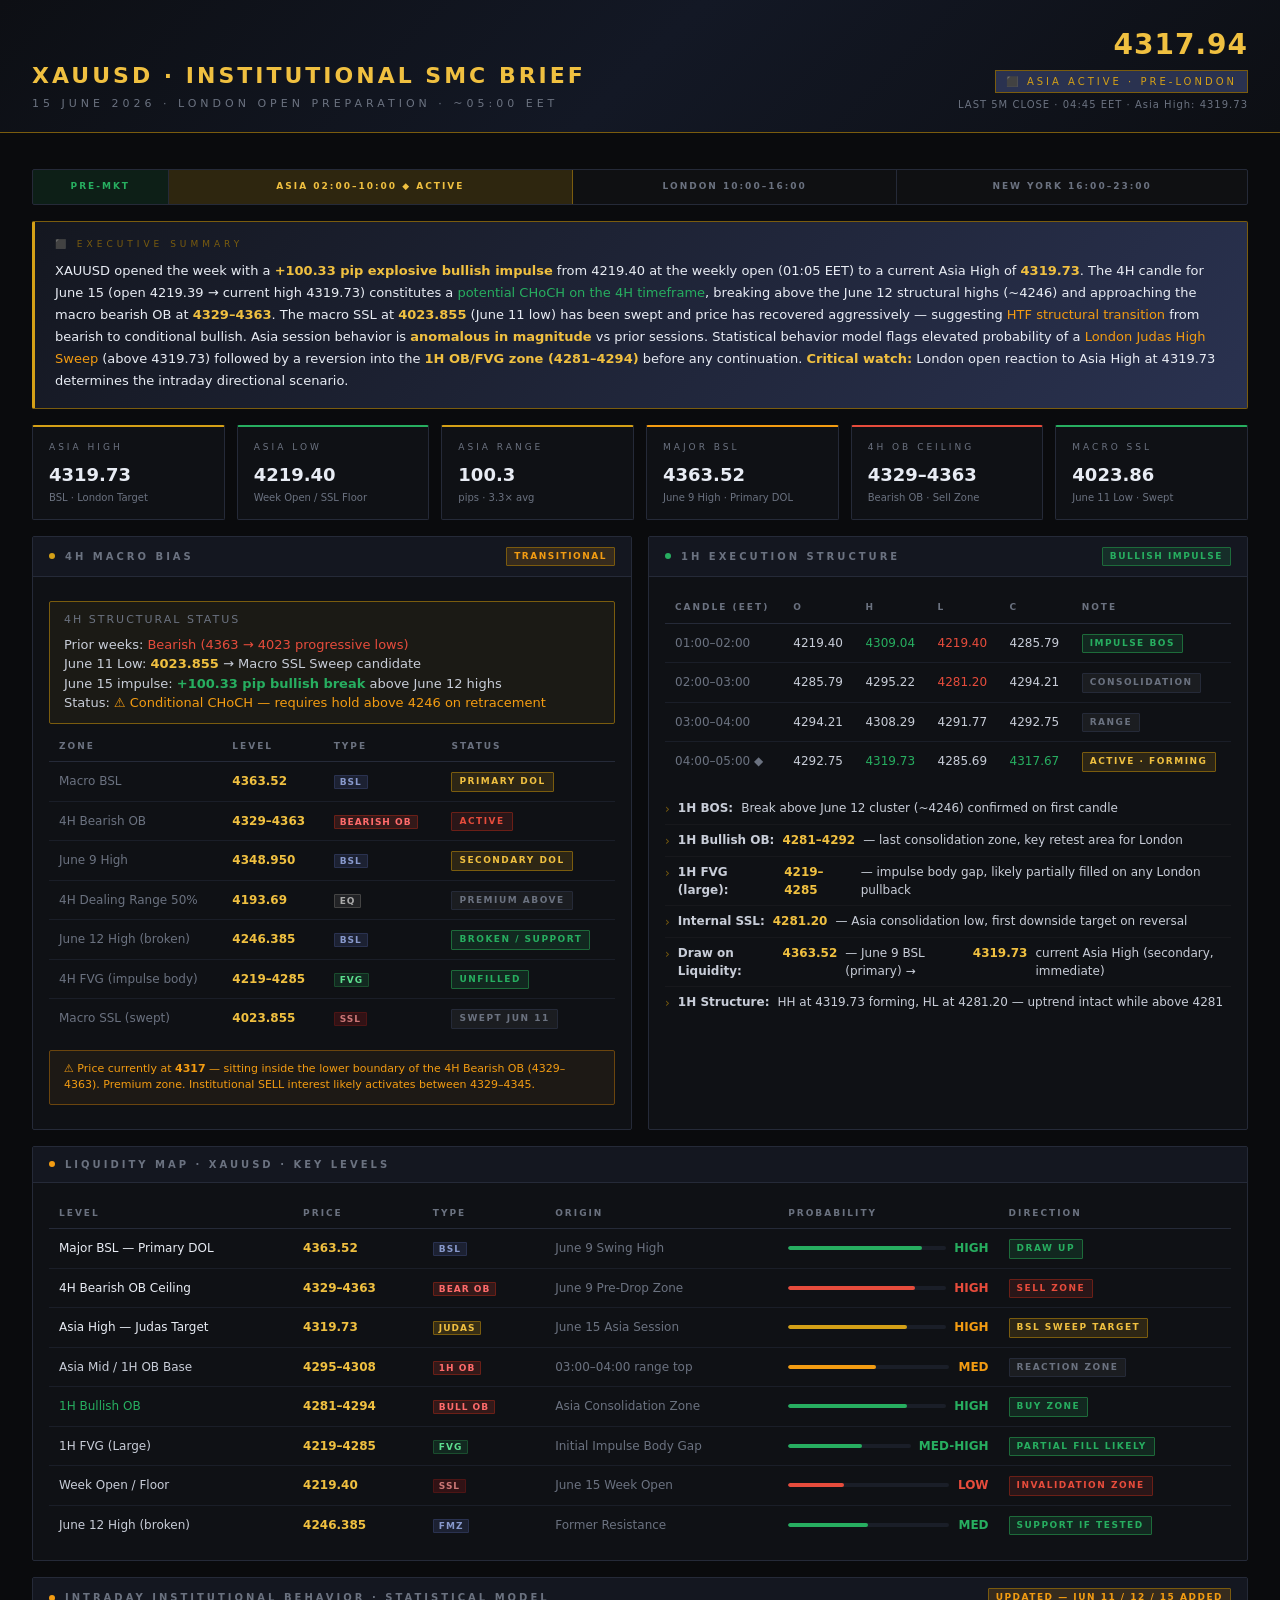
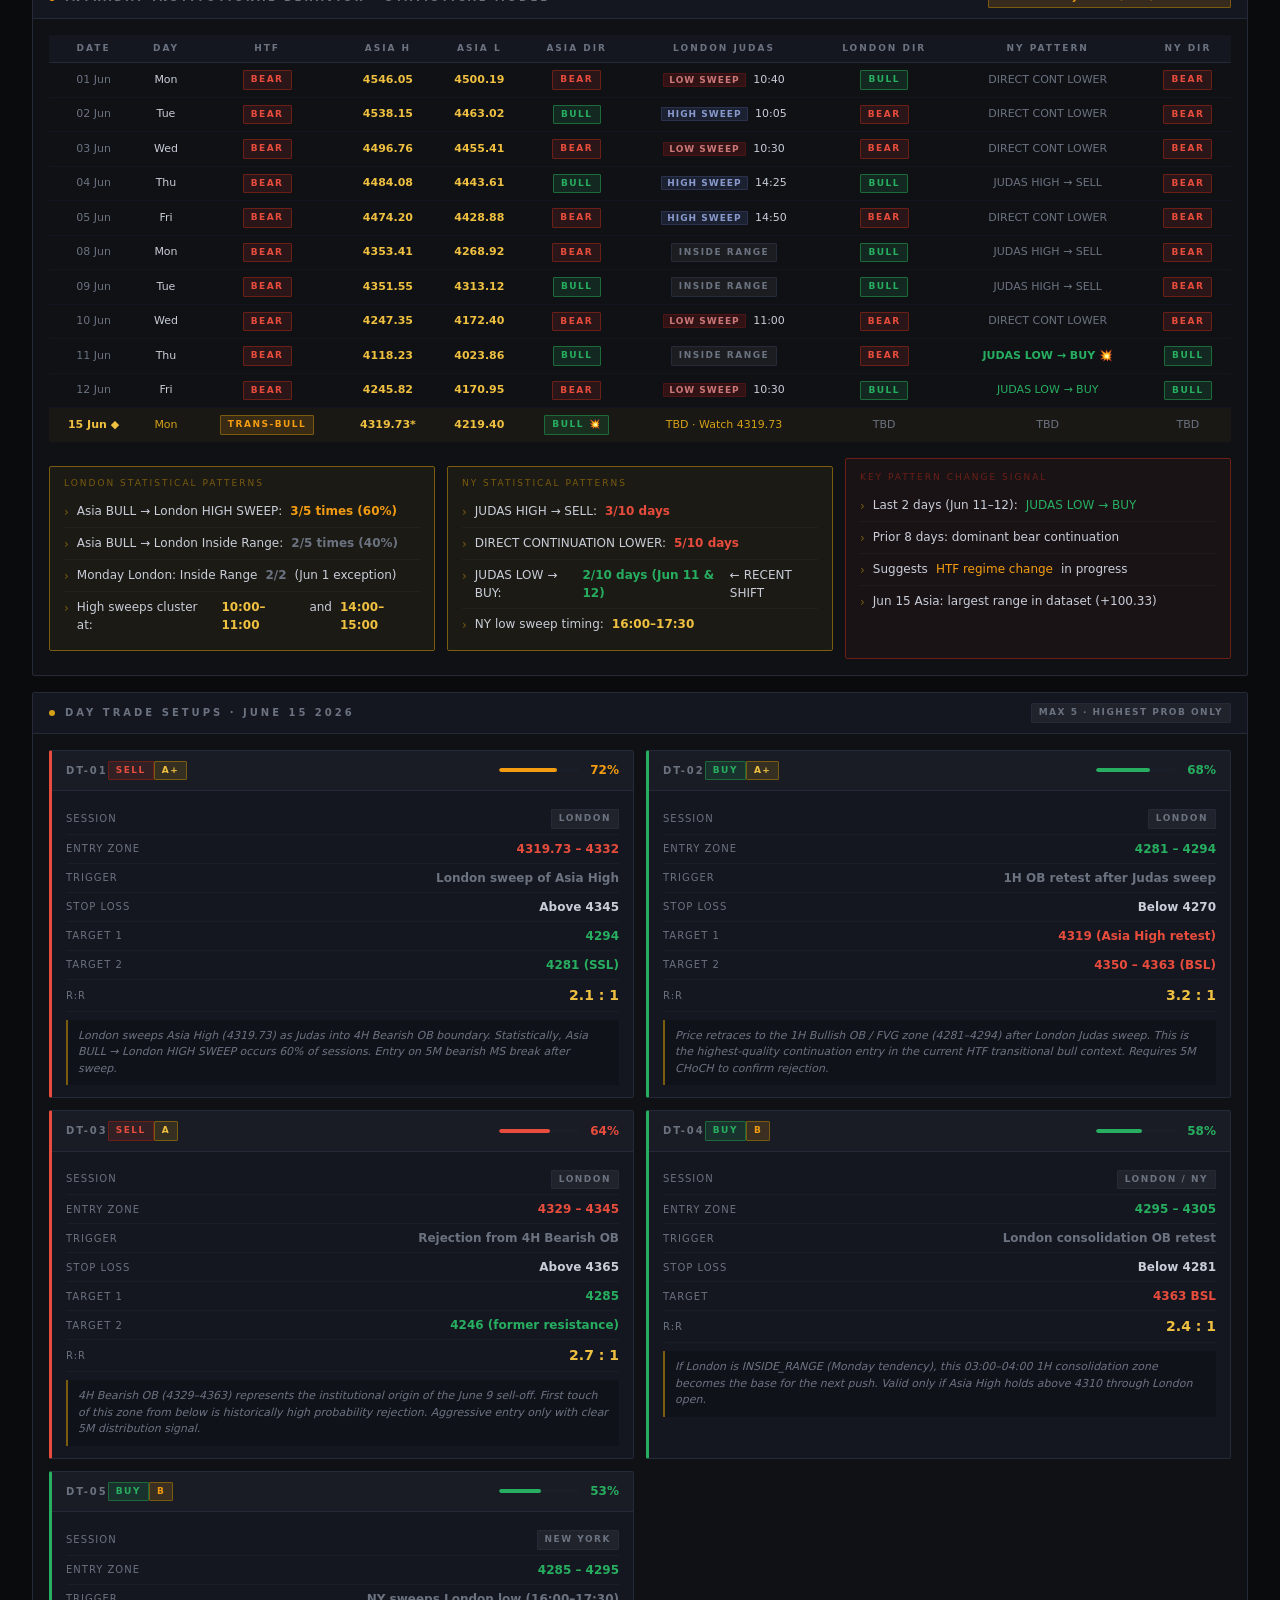
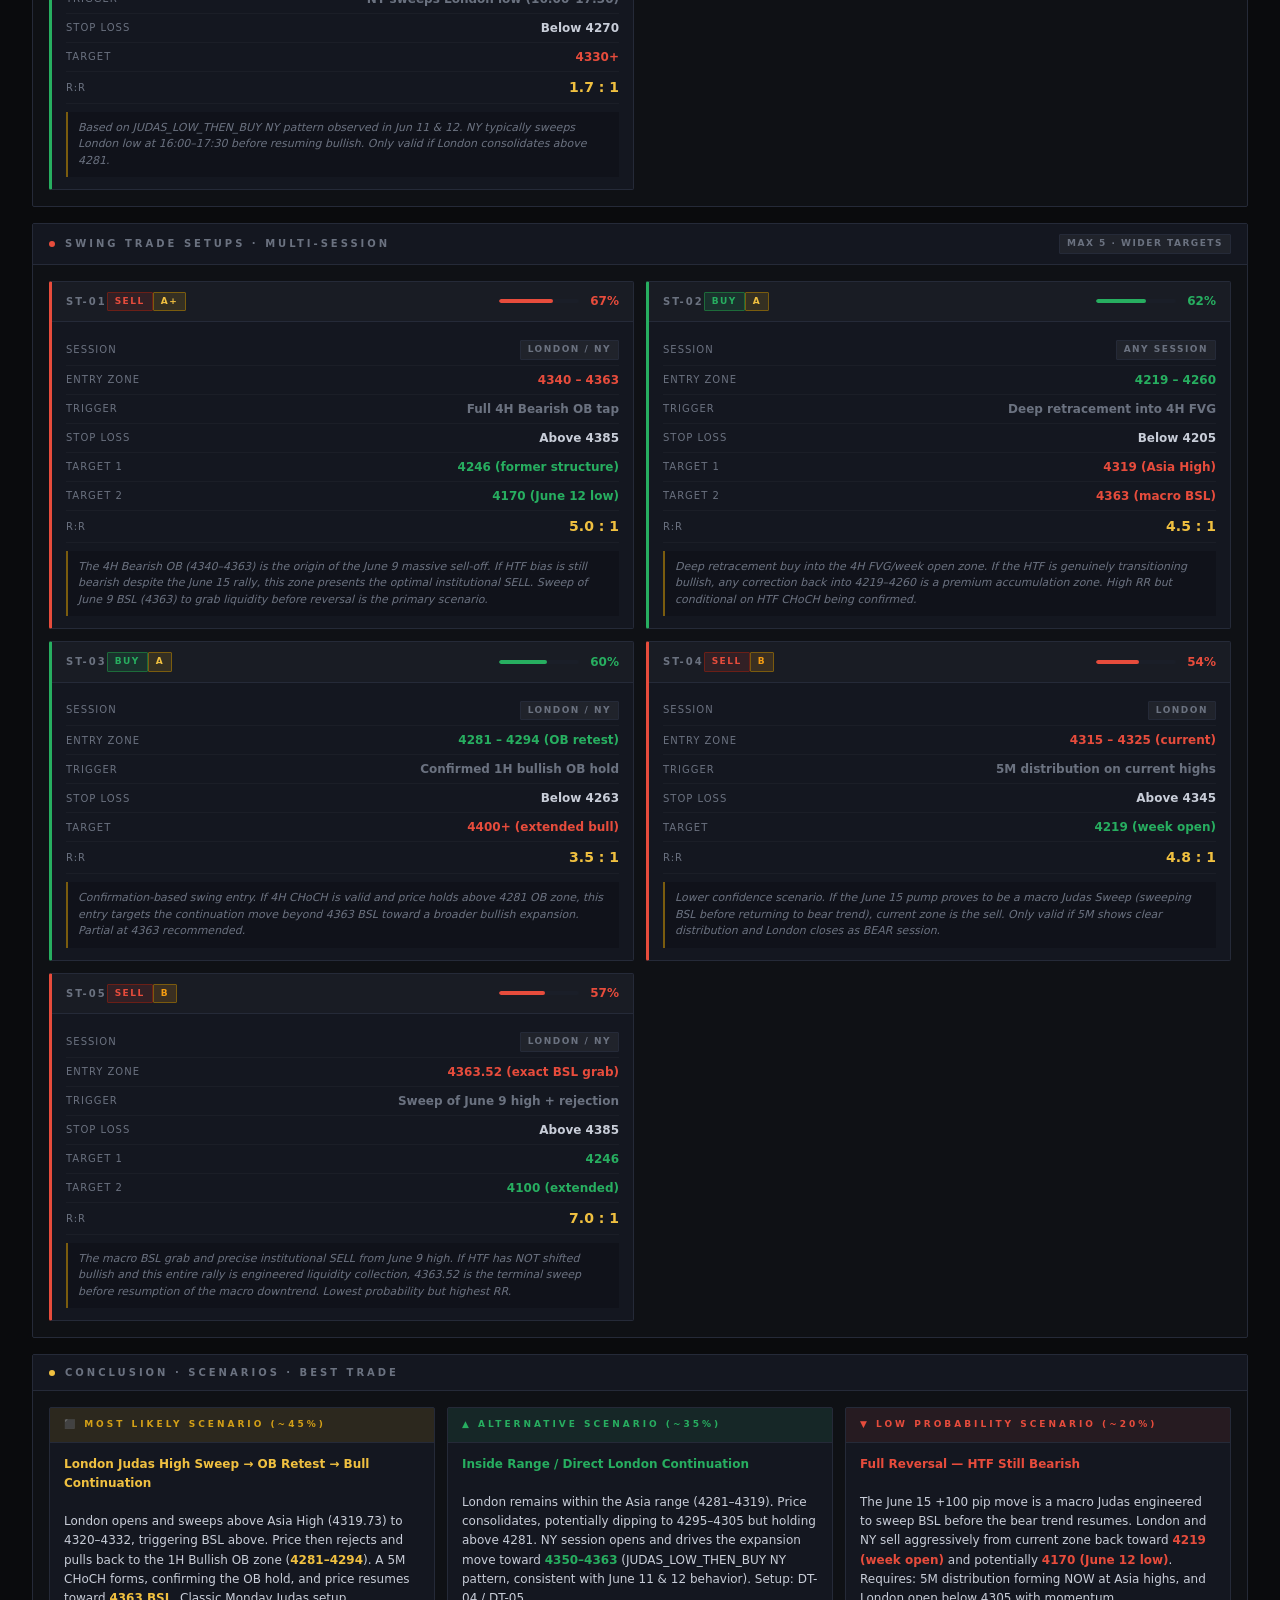
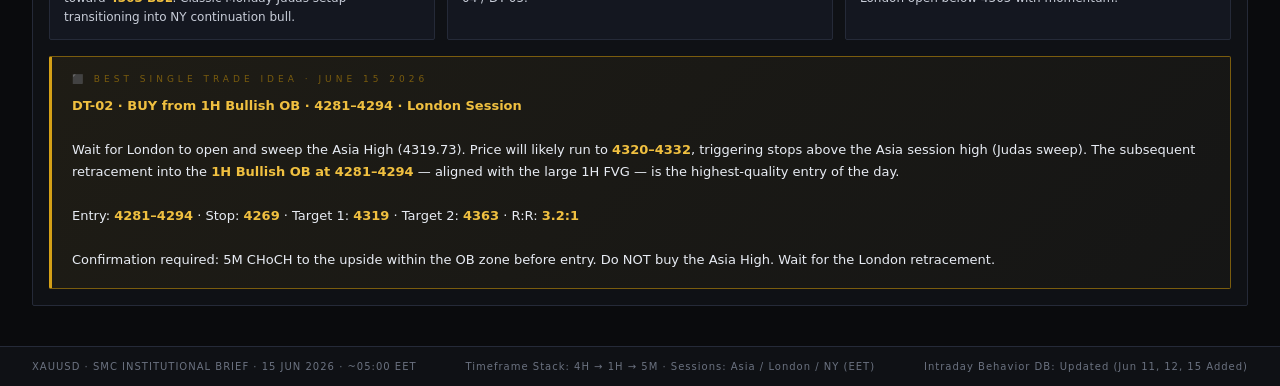
<file: monday/london/xauusd/15-06-2026.html>
<!DOCTYPE html>
<html lang="en">
<head>
<meta charset="UTF-8">
<meta name="viewport" content="width=device-width, initial-scale=1.0">
<title>XAUUSD · SMC Institutional Brief · 15 JUN 2026 · LONDON PREP</title>
<style>
  :root {
    --bg: #0a0b0d;
    --bg2: #0f1115;
    --bg3: #141720;
    --bg4: #1a1e28;
    --border: #252a38;
    --gold: #d4a017;
    --gold2: #f0c040;
    --gold-dim: #7a5c0e;
    --red: #c0392b;
    --red2: #e74c3c;
    --red-dim: #6b1f17;
    --green: #1d6b3a;
    --green2: #27ae60;
    --green-dim: #0f3a1e;
    --text: #c8cdd8;
    --text-dim: #6b7280;
    --text-bright: #e8ecf4;
    --accent: #2a3250;
    --bull: #27ae60;
    --bear: #e74c3c;
    --warn: #f39c12;
  }
  * { margin: 0; padding: 0; box-sizing: border-box; }
  body {
    background: var(--bg);
    color: var(--text);
    font-family: 'Segoe UI', system-ui, -apple-system, sans-serif;
    font-size: 13px;
    line-height: 1.5;
  }

  /* ─── HEADER ─────────────────────────────────────────────────────── */
  .header {
    background: linear-gradient(135deg, #0d0f14 0%, #131825 50%, #0d0f14 100%);
    border-bottom: 1px solid var(--gold-dim);
    padding: 24px 32px 20px;
    display: flex;
    justify-content: space-between;
    align-items: flex-end;
  }
  .header-left h1 {
    font-size: 22px;
    font-weight: 700;
    color: var(--gold2);
    letter-spacing: 3px;
    text-transform: uppercase;
  }
  .header-left h2 {
    font-size: 11px;
    font-weight: 400;
    color: var(--text-dim);
    letter-spacing: 4px;
    text-transform: uppercase;
    margin-top: 4px;
  }
  .header-right {
    text-align: right;
  }
  .header-right .price {
    font-size: 28px;
    font-weight: 700;
    color: var(--gold2);
    font-variant-numeric: tabular-nums;
    letter-spacing: 1px;
  }
  .header-right .session-badge {
    display: inline-block;
    background: var(--accent);
    border: 1px solid var(--gold-dim);
    color: var(--gold);
    font-size: 10px;
    letter-spacing: 3px;
    padding: 3px 10px;
    text-transform: uppercase;
    margin-top: 4px;
  }
  .header-right .meta {
    font-size: 10px;
    color: var(--text-dim);
    letter-spacing: 1px;
    margin-top: 4px;
  }

  /* ─── LAYOUT ──────────────────────────────────────────────────────── */
  .main { padding: 24px 32px; max-width: 1440px; margin: 0 auto; }
  .grid-2 { display: grid; grid-template-columns: 1fr 1fr; gap: 16px; margin-bottom: 16px; }
  .grid-3 { display: grid; grid-template-columns: 1fr 1fr 1fr; gap: 16px; margin-bottom: 16px; }
  .grid-4 { display: grid; grid-template-columns: repeat(4, 1fr); gap: 16px; margin-bottom: 16px; }
  .full { margin-bottom: 16px; }

  /* ─── CARD ────────────────────────────────────────────────────────── */
  .card {
    background: var(--bg2);
    border: 1px solid var(--border);
    border-radius: 2px;
    overflow: hidden;
  }
  .card-header {
    background: var(--bg3);
    border-bottom: 1px solid var(--border);
    padding: 10px 16px;
    display: flex;
    align-items: center;
    gap: 10px;
  }
  .card-header h3 {
    font-size: 10px;
    font-weight: 600;
    letter-spacing: 3px;
    text-transform: uppercase;
    color: var(--text-dim);
  }
  .card-header .dot {
    width: 6px; height: 6px;
    border-radius: 50%;
    flex-shrink: 0;
  }
  .card-body { padding: 16px; }

  /* ─── EXEC SUMMARY STRIP ──────────────────────────────────────────── */
  .exec-strip {
    background: linear-gradient(135deg, var(--bg3), var(--accent));
    border: 1px solid var(--gold-dim);
    border-left: 3px solid var(--gold);
    padding: 16px 20px;
    margin-bottom: 16px;
    border-radius: 2px;
  }
  .exec-strip .exec-label {
    font-size: 9px;
    letter-spacing: 4px;
    text-transform: uppercase;
    color: var(--gold-dim);
    margin-bottom: 8px;
  }
  .exec-strip .exec-text {
    font-size: 13px;
    color: var(--text-bright);
    line-height: 1.7;
  }
  .exec-strip .exec-text strong { color: var(--gold2); }
  .exec-strip .exec-text .bear { color: var(--red2); }
  .exec-strip .exec-text .bull { color: var(--green2); }
  .exec-strip .exec-text .warn { color: var(--warn); }

  /* ─── KPI BOXES ───────────────────────────────────────────────────── */
  .kpi-row { display: grid; grid-template-columns: repeat(6, 1fr); gap: 12px; margin-bottom: 16px; }
  .kpi {
    background: var(--bg2);
    border: 1px solid var(--border);
    padding: 14px 16px;
    border-radius: 2px;
  }
  .kpi .kpi-label {
    font-size: 9px; letter-spacing: 3px; text-transform: uppercase;
    color: var(--text-dim); margin-bottom: 6px;
  }
  .kpi .kpi-value {
    font-size: 18px; font-weight: 700;
    font-variant-numeric: tabular-nums;
    color: var(--text-bright);
  }
  .kpi .kpi-sub { font-size: 10px; color: var(--text-dim); margin-top: 2px; }
  .kpi.bull-kpi { border-top: 2px solid var(--bull); }
  .kpi.bear-kpi { border-top: 2px solid var(--bear); }
  .kpi.gold-kpi { border-top: 2px solid var(--gold); }
  .kpi.warn-kpi { border-top: 2px solid var(--warn); }

  /* ─── LEVEL TABLE ─────────────────────────────────────────────────── */
  .level-table { width: 100%; border-collapse: collapse; }
  .level-table th {
    font-size: 9px; letter-spacing: 2px; text-transform: uppercase;
    color: var(--text-dim); font-weight: 600;
    padding: 8px 10px; border-bottom: 1px solid var(--border);
    text-align: left;
  }
  .level-table td {
    padding: 9px 10px;
    border-bottom: 1px solid #1a1e28;
    font-size: 12px;
    font-variant-numeric: tabular-nums;
  }
  .level-table tr:last-child td { border-bottom: none; }
  .level-table tr:hover td { background: rgba(255,255,255,0.02); }
  .price-val { color: var(--gold2); font-weight: 600; }
  .bull-text { color: var(--green2); }
  .bear-text { color: var(--red2); }
  .warn-text { color: var(--warn); }
  .dim-text { color: var(--text-dim); }
  .bright-text { color: var(--text-bright); }

  /* ─── BADGE / TAG ─────────────────────────────────────────────────── */
  .badge {
    display: inline-block;
    font-size: 9px; font-weight: 700;
    letter-spacing: 1.5px; text-transform: uppercase;
    padding: 2px 7px; border-radius: 1px;
  }
  .badge-bull { background: rgba(39,174,96,0.15); color: var(--green2); border: 1px solid var(--green); }
  .badge-bear { background: rgba(192,57,43,0.15); color: var(--red2); border: 1px solid var(--red-dim); }
  .badge-warn { background: rgba(243,156,18,0.15); color: var(--warn); border: 1px solid #7a5a0e; }
  .badge-gold { background: rgba(212,160,23,0.15); color: var(--gold2); border: 1px solid var(--gold-dim); }
  .badge-dim { background: rgba(255,255,255,0.05); color: var(--text-dim); border: 1px solid var(--border); }
  .badge-neutral { background: rgba(42,50,80,0.5); color: #8899cc; border: 1px solid #2a3250; }

  /* ─── GRADE ───────────────────────────────────────────────────────── */
  .grade-aplus { color: #ffd700; font-weight: 800; font-size: 13px; }
  .grade-a     { color: var(--gold2); font-weight: 700; }
  .grade-b     { color: var(--warn); font-weight: 600; }
  .grade-c     { color: var(--text-dim); font-weight: 500; }

  /* ─── PROB BAR ────────────────────────────────────────────────────── */
  .prob-bar-wrap { display: flex; align-items: center; gap: 8px; }
  .prob-bar-track {
    flex: 1; height: 4px;
    background: var(--bg4); border-radius: 2px; overflow: hidden;
    min-width: 60px;
  }
  .prob-bar-fill { height: 100%; border-radius: 2px; }
  .prob-val { font-size: 12px; font-weight: 700; min-width: 32px; text-align: right; font-variant-numeric: tabular-nums; }

  /* ─── SETUP CARD ──────────────────────────────────────────────────── */
  .setup-grid { display: grid; grid-template-columns: 1fr 1fr; gap: 12px; }
  .setup-card {
    background: var(--bg3);
    border: 1px solid var(--border);
    border-radius: 2px;
    overflow: hidden;
    position: relative;
  }
  .setup-card.bull-setup { border-left: 3px solid var(--bull); }
  .setup-card.bear-setup { border-left: 3px solid var(--bear); }
  .setup-head {
    display: flex;
    align-items: center;
    justify-content: space-between;
    padding: 10px 14px;
    background: rgba(255,255,255,0.02);
    border-bottom: 1px solid var(--border);
  }
  .setup-id { font-size: 10px; letter-spacing: 2px; color: var(--text-dim); font-weight: 600; }
  .setup-body { padding: 12px 14px; }
  .setup-row {
    display: flex;
    justify-content: space-between;
    align-items: center;
    padding: 5px 0;
    border-bottom: 1px solid rgba(255,255,255,0.03);
  }
  .setup-row:last-child { border-bottom: none; }
  .setup-key { font-size: 10px; color: var(--text-dim); text-transform: uppercase; letter-spacing: 1px; }
  .setup-val { font-size: 12px; font-weight: 600; font-variant-numeric: tabular-nums; }
  .rationale {
    background: rgba(0,0,0,0.2);
    border-left: 2px solid var(--gold-dim);
    padding: 8px 10px;
    margin-top: 8px;
    font-size: 11px;
    color: var(--text-dim);
    line-height: 1.5;
    font-style: italic;
  }
  .rr-value { color: var(--gold2); font-weight: 700; font-size: 14px; }

  /* ─── BEHAVIOR TABLE ──────────────────────────────────────────────── */
  .beh-table { width: 100%; border-collapse: collapse; font-size: 11px; }
  .beh-table th {
    font-size: 9px; letter-spacing: 2px; text-transform: uppercase;
    color: var(--text-dim); font-weight: 600;
    padding: 7px 8px; border-bottom: 1px solid var(--border);
    text-align: center; background: var(--bg3);
  }
  .beh-table td {
    padding: 7px 8px;
    border-bottom: 1px solid #131620;
    text-align: center;
    font-variant-numeric: tabular-nums;
  }
  .beh-table tr:last-child td { border-bottom: none; background: rgba(212,160,23,0.05); }
  .beh-table tr:hover td { background: rgba(255,255,255,0.02); }
  .beh-table .today-row td { background: rgba(212,160,23,0.06); border-bottom: 1px solid var(--gold-dim); }

  /* ─── SESSION MAP ─────────────────────────────────────────────────── */
  .session-map {
    display: flex;
    gap: 0;
    height: 36px;
    border: 1px solid var(--border);
    border-radius: 2px;
    overflow: hidden;
    margin: 12px 0 16px;
  }
  .session-seg {
    display: flex; align-items: center; justify-content: center;
    font-size: 9px; letter-spacing: 2px; text-transform: uppercase;
    font-weight: 600;
  }
  .seg-complete { background: rgba(39,174,96,0.12); color: var(--green2); border-right: 1px solid var(--border); }
  .seg-active { background: rgba(212,160,23,0.18); color: var(--gold2); border-right: 1px solid var(--gold-dim); animation: pulse 2s infinite; }
  .seg-pending { background: rgba(255,255,255,0.02); color: var(--text-dim); border-right: 1px solid var(--border); }
  .seg-pending:last-child { border-right: none; }
  @keyframes pulse { 0%,100%{opacity:1} 50%{opacity:0.7} }

  /* ─── LIQ MAP ─────────────────────────────────────────────────────── */
  .liq-map {
    position: relative;
    height: 280px;
    background: var(--bg3);
    border: 1px solid var(--border);
    overflow: hidden;
    margin-bottom: 8px;
  }
  .liq-map .price-line {
    position: absolute;
    left: 0; right: 0;
    height: 1px;
    display: flex; align-items: center;
  }
  .liq-map .price-line .pl-label {
    font-size: 10px; font-variant-numeric: tabular-nums;
    padding: 1px 8px; margin-left: 8px; border-radius: 1px;
    font-weight: 600; white-space: nowrap;
  }
  .liq-map .price-line .pl-desc {
    font-size: 9px; color: var(--text-dim); margin-left: 6px; letter-spacing: 1px;
  }
  .liq-map .price-line::after {
    content: '';
    position: absolute; right: 0; left: 200px;
    height: 1px;
  }
  .current-price-marker {
    position: absolute;
    right: 0; left: 0;
    border-top: 2px dashed var(--gold);
    display: flex; align-items: center; justify-content: flex-end;
  }
  .current-price-marker .cp-badge {
    background: var(--gold);
    color: #000;
    font-size: 11px; font-weight: 800;
    padding: 3px 10px;
    font-variant-numeric: tabular-nums;
  }

  /* ─── ZONE BLOCK ──────────────────────────────────────────────────── */
  .zone-block {
    position: absolute; left: 90px; right: 0;
    display: flex; align-items: center;
    padding-left: 8px;
    font-size: 9px;
    opacity: 0.7;
  }

  /* ─── CONCLUSION ──────────────────────────────────────────────────── */
  .scenario-grid { display: grid; grid-template-columns: 1fr 1fr 1fr; gap: 12px; margin-bottom: 16px; }
  .scenario-card {
    background: var(--bg3);
    border: 1px solid var(--border);
    border-radius: 2px;
    overflow: hidden;
  }
  .scenario-card .sc-head {
    padding: 10px 14px;
    font-size: 9px; letter-spacing: 3px; text-transform: uppercase;
    font-weight: 700; border-bottom: 1px solid var(--border);
  }
  .scenario-card .sc-body { padding: 12px 14px; font-size: 12px; line-height: 1.6; color: var(--text); }
  .scenario-card.primary .sc-head { background: rgba(212,160,23,0.12); color: var(--gold); }
  .scenario-card.alt .sc-head { background: rgba(39,174,96,0.10); color: var(--green2); }
  .scenario-card.low .sc-head { background: rgba(192,57,43,0.10); color: var(--red2); }
  .best-trade {
    background: linear-gradient(135deg, rgba(212,160,23,0.08), rgba(212,160,23,0.03));
    border: 1px solid var(--gold-dim);
    border-left: 3px solid var(--gold);
    padding: 16px 20px;
    border-radius: 2px;
  }
  .best-trade .bt-label {
    font-size: 9px; letter-spacing: 4px; text-transform: uppercase;
    color: var(--gold-dim); margin-bottom: 8px;
  }
  .best-trade .bt-content { font-size: 13px; color: var(--text-bright); line-height: 1.7; }
  .best-trade .bt-content strong { color: var(--gold2); }

  /* ─── DIVIDER ─────────────────────────────────────────────────────── */
  .section-divider {
    border: none; border-top: 1px solid var(--border);
    margin: 0 0 16px;
  }

  /* ─── FOOTER ──────────────────────────────────────────────────────── */
  .footer {
    border-top: 1px solid var(--border);
    padding: 12px 32px;
    display: flex; justify-content: space-between; align-items: center;
    background: var(--bg2);
  }
  .footer span { font-size: 10px; color: var(--text-dim); letter-spacing: 1px; }

  /* ─── INLINE METRIC ───────────────────────────────────────────────── */
  .metric-row { display: flex; flex-wrap: wrap; gap: 16px; }
  .metric { }
  .metric .m-label { font-size: 9px; letter-spacing: 2px; color: var(--text-dim); text-transform: uppercase; }
  .metric .m-val { font-size: 13px; font-weight: 700; font-variant-numeric: tabular-nums; color: var(--text-bright); }

  .highlight-box {
    background: rgba(212,160,23,0.06);
    border: 1px solid var(--gold-dim);
    padding: 10px 14px;
    border-radius: 2px;
    margin: 8px 0;
  }
  .warn-box {
    background: rgba(243,156,18,0.06);
    border: 1px solid #6b450e;
    padding: 10px 14px;
    border-radius: 2px;
    margin: 8px 0;
    font-size: 11px;
    color: var(--warn);
  }

  .tag { font-size: 9px; padding: 1px 5px; border-radius: 1px; margin-right: 4px; font-weight: 600; letter-spacing: 1px; }
  .tag-ob { background: rgba(192,57,43,0.2); color: #ff6b6b; border: 1px solid #6b1f17; }
  .tag-fvg { background: rgba(39,174,96,0.15); color: #5dde8e; border: 1px solid #1a4d2e; }
  .tag-bsl { background: rgba(42,50,80,0.5); color: #8899cc; border: 1px solid #2a3250; }
  .tag-ssl { background: rgba(100,20,20,0.4); color: #cc7777; border: 1px solid #4d1515; }
  .tag-eq { background: rgba(80,80,80,0.3); color: #aaaaaa; border: 1px solid #444; }
  .tag-judas { background: rgba(212,160,23,0.2); color: var(--gold2); border: 1px solid var(--gold-dim); }

  ul.smc-list { list-style: none; padding: 0; }
  ul.smc-list li {
    padding: 6px 0;
    border-bottom: 1px solid rgba(255,255,255,0.03);
    font-size: 12px;
    display: flex; align-items: flex-start; gap: 8px;
  }
  ul.smc-list li:last-child { border-bottom: none; }
  ul.smc-list li::before { content: '›'; color: var(--gold-dim); flex-shrink: 0; margin-top: 1px; }
</style>
</head>
<body>

<!-- ═══════════════════════════════════════════════════════════════════ HEADER -->
<div class="header">
  <div class="header-left">
    <h1>XAUUSD · Institutional SMC Brief</h1>
    <h2>15 June 2026 · London Open Preparation · ~05:00 EET</h2>
  </div>
  <div class="header-right">
    <div class="price">4317.94</div>
    <div class="session-badge">⬛ Asia Active · Pre-London</div>
    <div class="meta">LAST 5M CLOSE · 04:45 EET · Asia High: 4319.73</div>
  </div>
</div>

<!-- ═══════════════════════════════════════════════════════════════════ SESSION MAP -->
<div class="main">

<div class="session-map">
  <div class="session-seg seg-complete" style="flex:0.5">Pre-Mkt</div>
  <div class="session-seg seg-active" style="flex:1.5">Asia 02:00–10:00 ◆ Active</div>
  <div class="session-seg seg-pending" style="flex:1.2">London 10:00–16:00</div>
  <div class="session-seg seg-pending" style="flex:1.3">New York 16:00–23:00</div>
</div>

<!-- ═══════════════════════════════════════════════════════════════════ EXEC SUMMARY -->
<div class="exec-strip">
  <div class="exec-label">⬛ Executive Summary</div>
  <div class="exec-text">
    XAUUSD opened the week with a <strong>+100.33 pip explosive bullish impulse</strong> from 4219.40 at the weekly open (01:05 EET) to a current Asia High of <strong>4319.73</strong>.
    The 4H candle for June 15 (open 4219.39 → current high 4319.73) constitutes a <span class="bull">potential CHoCH on the 4H timeframe</span>, breaking above the June 12 structural highs (~4246) and approaching the macro bearish OB at <strong>4329–4363</strong>.
    The macro SSL at <strong>4023.855</strong> (June 11 low) has been swept and price has recovered aggressively — suggesting <span class="warn">HTF structural transition</span> from bearish to conditional bullish.
    Asia session behavior is <strong>anomalous in magnitude</strong> vs prior sessions. Statistical behavior model flags elevated probability of a <span class="warn">London Judas High Sweep</span> (above 4319.73) followed by a reversion into the <strong>1H OB/FVG zone (4281–4294)</strong> before any continuation.
    <strong>Critical watch:</strong> London open reaction to Asia High at 4319.73 determines the intraday directional scenario.
  </div>
</div>

<!-- ═══════════════════════════════════════════════════════════════════ KPI ROW -->
<div class="kpi-row">
  <div class="kpi gold-kpi">
    <div class="kpi-label">Asia High</div>
    <div class="kpi-value">4319.73</div>
    <div class="kpi-sub">BSL · London Target</div>
  </div>
  <div class="kpi bull-kpi">
    <div class="kpi-label">Asia Low</div>
    <div class="kpi-value">4219.40</div>
    <div class="kpi-sub">Week Open / SSL Floor</div>
  </div>
  <div class="kpi gold-kpi">
    <div class="kpi-label">Asia Range</div>
    <div class="kpi-value">100.3</div>
    <div class="kpi-sub">pips · 3.3× avg</div>
  </div>
  <div class="kpi warn-kpi">
    <div class="kpi-label">Major BSL</div>
    <div class="kpi-value">4363.52</div>
    <div class="kpi-sub">June 9 High · Primary DOL</div>
  </div>
  <div class="kpi bear-kpi">
    <div class="kpi-label">4H OB Ceiling</div>
    <div class="kpi-value">4329–4363</div>
    <div class="kpi-sub">Bearish OB · Sell Zone</div>
  </div>
  <div class="kpi bull-kpi">
    <div class="kpi-label">Macro SSL</div>
    <div class="kpi-value">4023.86</div>
    <div class="kpi-sub">June 11 Low · Swept</div>
  </div>
</div>

<!-- ═══════════════════════════════════════════════════════════════════ 4H BIAS -->
<div class="grid-2">
<div class="card">
  <div class="card-header">
    <div class="dot" style="background:var(--gold)"></div>
    <h3>4H Macro Bias</h3>
    <span class="badge badge-warn" style="margin-left:auto">TRANSITIONAL</span>
  </div>
  <div class="card-body">
    <div class="highlight-box">
      <div style="font-size:11px;color:var(--text-dim);letter-spacing:2px;text-transform:uppercase;margin-bottom:6px">4H STRUCTURAL STATUS</div>
      Prior weeks: <span class="bear-text">Bearish (4363 → 4023 progressive lows)</span><br>
      June 11 Low: <strong class="price-val">4023.855</strong> → Macro SSL Sweep candidate<br>
      June 15 impulse: <strong class="bull-text">+100.33 pip bullish break</strong> above June 12 highs<br>
      Status: <span class="warn-text">⚠ Conditional CHoCH — requires hold above 4246 on retracement</span>
    </div>
    <table class="level-table" style="margin-top:8px">
      <tr>
        <th>Zone</th><th>Level</th><th>Type</th><th>Status</th>
      </tr>
      <tr>
        <td class="dim-text">Macro BSL</td>
        <td class="price-val">4363.52</td>
        <td><span class="tag tag-bsl">BSL</span></td>
        <td><span class="badge badge-gold">PRIMARY DOL</span></td>
      </tr>
      <tr>
        <td class="dim-text">4H Bearish OB</td>
        <td class="price-val">4329–4363</td>
        <td><span class="tag tag-ob">BEARISH OB</span></td>
        <td><span class="badge badge-bear">ACTIVE</span></td>
      </tr>
      <tr>
        <td class="dim-text">June 9 High</td>
        <td class="price-val">4348.950</td>
        <td><span class="tag tag-bsl">BSL</span></td>
        <td><span class="badge badge-gold">SECONDARY DOL</span></td>
      </tr>
      <tr>
        <td class="dim-text">4H Dealing Range 50%</td>
        <td class="price-val">4193.69</td>
        <td><span class="tag tag-eq">EQ</span></td>
        <td><span class="badge badge-dim">PREMIUM ABOVE</span></td>
      </tr>
      <tr>
        <td class="dim-text">June 12 High (broken)</td>
        <td class="price-val">4246.385</td>
        <td><span class="tag tag-bsl">BSL</span></td>
        <td><span class="badge badge-bull">BROKEN / SUPPORT</span></td>
      </tr>
      <tr>
        <td class="dim-text">4H FVG (impulse body)</td>
        <td class="price-val">4219–4285</td>
        <td><span class="tag tag-fvg">FVG</span></td>
        <td><span class="badge badge-bull">UNFILLED</span></td>
      </tr>
      <tr>
        <td class="dim-text">Macro SSL (swept)</td>
        <td class="price-val">4023.855</td>
        <td><span class="tag tag-ssl">SSL</span></td>
        <td><span class="badge badge-dim">SWEPT JUN 11</span></td>
      </tr>
    </table>
    <div class="warn-box" style="margin-top:12px">
      ⚠ Price currently at <strong>4317</strong> — sitting inside the lower boundary of the 4H Bearish OB (4329–4363). Premium zone. Institutional SELL interest likely activates between 4329–4345.
    </div>
  </div>
</div>

<!-- ═══════════════════════════════════════════════════════════════════ 1H EXECUTION -->
<div class="card">
  <div class="card-header">
    <div class="dot" style="background:var(--green2)"></div>
    <h3>1H Execution Structure</h3>
    <span class="badge badge-bull" style="margin-left:auto">BULLISH IMPULSE</span>
  </div>
  <div class="card-body">
    <table class="level-table">
      <tr><th>Candle (EET)</th><th>O</th><th>H</th><th>L</th><th>C</th><th>Note</th></tr>
      <tr>
        <td class="dim-text">01:00–02:00</td>
        <td>4219.40</td>
        <td class="bull-text">4309.04</td>
        <td class="bear-text">4219.40</td>
        <td>4285.79</td>
        <td><span class="badge badge-bull">IMPULSE BOS</span></td>
      </tr>
      <tr>
        <td class="dim-text">02:00–03:00</td>
        <td>4285.79</td>
        <td>4295.22</td>
        <td class="bear-text">4281.20</td>
        <td>4294.21</td>
        <td><span class="badge badge-dim">CONSOLIDATION</span></td>
      </tr>
      <tr>
        <td class="dim-text">03:00–04:00</td>
        <td>4294.21</td>
        <td>4308.29</td>
        <td>4291.77</td>
        <td>4292.75</td>
        <td><span class="badge badge-dim">RANGE</span></td>
      </tr>
      <tr>
        <td class="dim-text">04:00–05:00 ◆</td>
        <td>4292.75</td>
        <td class="bull-text">4319.73</td>
        <td>4285.69</td>
        <td class="bull-text">4317.67</td>
        <td><span class="badge badge-gold">ACTIVE · FORMING</span></td>
      </tr>
    </table>

    <div style="margin-top:12px">
      <ul class="smc-list">
        <li><strong>1H BOS:</strong> Break above June 12 cluster (~4246) confirmed on first candle</li>
        <li><strong>1H Bullish OB:</strong> <span class="price-val">4281–4292</span> — last consolidation zone, key retest area for London</li>
        <li><strong>1H FVG (large):</strong> <span class="price-val">4219–4285</span> — impulse body gap, likely partially filled on any London pullback</li>
        <li><strong>Internal SSL:</strong> <span class="price-val">4281.20</span> — Asia consolidation low, first downside target on reversal</li>
        <li><strong>Draw on Liquidity:</strong> <span class="price-val">4363.52</span> — June 9 BSL (primary) → <span class="price-val">4319.73</span> current Asia High (secondary, immediate)</li>
        <li><strong>1H Structure:</strong> HH at 4319.73 forming, HL at 4281.20 — uptrend intact while above 4281</li>
      </ul>
    </div>
  </div>
</div>
</div>

<!-- ═══════════════════════════════════════════════════════════════════ LIQUIDITY MAP -->
<div class="card full">
  <div class="card-header">
    <div class="dot" style="background:var(--warn)"></div>
    <h3>Liquidity Map · XAUUSD · Key Levels</h3>
  </div>
  <div class="card-body">
    <table class="level-table">
      <tr>
        <th>Level</th><th>Price</th><th>Type</th><th>Origin</th><th>Probability</th><th>Direction</th>
      </tr>
      <tr>
        <td class="bright-text">Major BSL — Primary DOL</td>
        <td class="price-val">4363.52</td>
        <td><span class="tag tag-bsl">BSL</span></td>
        <td class="dim-text">June 9 Swing High</td>
        <td>
          <div class="prob-bar-wrap">
            <div class="prob-bar-track"><div class="prob-bar-fill" style="width:85%;background:var(--bull)"></div></div>
            <div class="prob-val bull-text">HIGH</div>
          </div>
        </td>
        <td><span class="badge badge-bull">DRAW UP</span></td>
      </tr>
      <tr>
        <td class="bright-text">4H Bearish OB Ceiling</td>
        <td class="price-val">4329–4363</td>
        <td><span class="tag tag-ob">BEAR OB</span></td>
        <td class="dim-text">June 9 Pre-Drop Zone</td>
        <td>
          <div class="prob-bar-wrap">
            <div class="prob-bar-track"><div class="prob-bar-fill" style="width:80%;background:var(--bear)"></div></div>
            <div class="prob-val bear-text">HIGH</div>
          </div>
        </td>
        <td><span class="badge badge-bear">SELL ZONE</span></td>
      </tr>
      <tr>
        <td class="bright-text">Asia High — Judas Target</td>
        <td class="price-val">4319.73</td>
        <td><span class="tag tag-judas">JUDAS</span></td>
        <td class="dim-text">June 15 Asia Session</td>
        <td>
          <div class="prob-bar-wrap">
            <div class="prob-bar-track"><div class="prob-bar-fill" style="width:75%;background:var(--gold)"></div></div>
            <div class="prob-val warn-text">HIGH</div>
          </div>
        </td>
        <td><span class="badge badge-gold">BSL SWEEP TARGET</span></td>
      </tr>
      <tr>
        <td>Asia Mid / 1H OB Base</td>
        <td class="price-val">4295–4308</td>
        <td><span class="tag tag-ob">1H OB</span></td>
        <td class="dim-text">03:00–04:00 range top</td>
        <td>
          <div class="prob-bar-wrap">
            <div class="prob-bar-track"><div class="prob-bar-fill" style="width:55%;background:var(--warn)"></div></div>
            <div class="prob-val warn-text">MED</div>
          </div>
        </td>
        <td><span class="badge badge-dim">REACTION ZONE</span></td>
      </tr>
      <tr>
        <td class="bull-text">1H Bullish OB</td>
        <td class="price-val">4281–4294</td>
        <td><span class="tag tag-ob">BULL OB</span></td>
        <td class="dim-text">Asia Consolidation Zone</td>
        <td>
          <div class="prob-bar-wrap">
            <div class="prob-bar-track"><div class="prob-bar-fill" style="width:75%;background:var(--bull)"></div></div>
            <div class="prob-val bull-text">HIGH</div>
          </div>
        </td>
        <td><span class="badge badge-bull">BUY ZONE</span></td>
      </tr>
      <tr>
        <td>1H FVG (Large)</td>
        <td class="price-val">4219–4285</td>
        <td><span class="tag tag-fvg">FVG</span></td>
        <td class="dim-text">Initial Impulse Body Gap</td>
        <td>
          <div class="prob-bar-wrap">
            <div class="prob-bar-track"><div class="prob-bar-fill" style="width:60%;background:var(--bull)"></div></div>
            <div class="prob-val bull-text">MED-HIGH</div>
          </div>
        </td>
        <td><span class="badge badge-bull">PARTIAL FILL LIKELY</span></td>
      </tr>
      <tr>
        <td>Week Open / Floor</td>
        <td class="price-val">4219.40</td>
        <td><span class="tag tag-ssl">SSL</span></td>
        <td class="dim-text">June 15 Week Open</td>
        <td>
          <div class="prob-bar-wrap">
            <div class="prob-bar-track"><div class="prob-bar-fill" style="width:35%;background:var(--bear)"></div></div>
            <div class="prob-val bear-text">LOW</div>
          </div>
        </td>
        <td><span class="badge badge-bear">INVALIDATION ZONE</span></td>
      </tr>
      <tr>
        <td>June 12 High (broken)</td>
        <td class="price-val">4246.385</td>
        <td><span class="tag tag-bsl">FMZ</span></td>
        <td class="dim-text">Former Resistance</td>
        <td>
          <div class="prob-bar-wrap">
            <div class="prob-bar-track"><div class="prob-bar-fill" style="width:50%;background:var(--bull)"></div></div>
            <div class="prob-val bull-text">MED</div>
          </div>
        </td>
        <td><span class="badge badge-bull">SUPPORT IF TESTED</span></td>
      </tr>
    </table>
  </div>
</div>

<!-- ═══════════════════════════════════════════════════════════════════ INTRADAY BEHAVIOR -->
<div class="card full">
  <div class="card-header">
    <div class="dot" style="background:var(--warn)"></div>
    <h3>Intraday Institutional Behavior · Statistical Model</h3>
    <span class="badge badge-warn" style="margin-left:auto">UPDATED — Jun 11 / 12 / 15 Added</span>
  </div>
  <div class="card-body">
    <table class="beh-table">
      <tr>
        <th>Date</th><th>Day</th><th>HTF</th>
        <th>Asia H</th><th>Asia L</th><th>Asia Dir</th>
        <th>London Judas</th><th>London Dir</th>
        <th>NY Pattern</th><th>NY Dir</th>
      </tr>
      <tr>
        <td class="dim-text">01 Jun</td><td>Mon</td>
        <td><span class="badge badge-bear">BEAR</span></td>
        <td class="price-val">4546.05</td><td class="price-val">4500.19</td>
        <td><span class="badge badge-bear">BEAR</span></td>
        <td><span class="tag tag-ssl">LOW SWEEP</span> 10:40</td>
        <td><span class="badge badge-bull">BULL</span></td>
        <td class="dim-text">DIRECT CONT LOWER</td>
        <td><span class="badge badge-bear">BEAR</span></td>
      </tr>
      <tr>
        <td class="dim-text">02 Jun</td><td>Tue</td>
        <td><span class="badge badge-bear">BEAR</span></td>
        <td class="price-val">4538.15</td><td class="price-val">4463.02</td>
        <td><span class="badge badge-bull">BULL</span></td>
        <td><span class="tag tag-bsl">HIGH SWEEP</span> 10:05</td>
        <td><span class="badge badge-bear">BEAR</span></td>
        <td class="dim-text">DIRECT CONT LOWER</td>
        <td><span class="badge badge-bear">BEAR</span></td>
      </tr>
      <tr>
        <td class="dim-text">03 Jun</td><td>Wed</td>
        <td><span class="badge badge-bear">BEAR</span></td>
        <td class="price-val">4496.76</td><td class="price-val">4455.41</td>
        <td><span class="badge badge-bear">BEAR</span></td>
        <td><span class="tag tag-ssl">LOW SWEEP</span> 10:30</td>
        <td><span class="badge badge-bear">BEAR</span></td>
        <td class="dim-text">DIRECT CONT LOWER</td>
        <td><span class="badge badge-bear">BEAR</span></td>
      </tr>
      <tr>
        <td class="dim-text">04 Jun</td><td>Thu</td>
        <td><span class="badge badge-bear">BEAR</span></td>
        <td class="price-val">4484.08</td><td class="price-val">4443.61</td>
        <td><span class="badge badge-bull">BULL</span></td>
        <td><span class="tag tag-bsl">HIGH SWEEP</span> 14:25</td>
        <td><span class="badge badge-bull">BULL</span></td>
        <td class="dim-text">JUDAS HIGH → SELL</td>
        <td><span class="badge badge-bear">BEAR</span></td>
      </tr>
      <tr>
        <td class="dim-text">05 Jun</td><td>Fri</td>
        <td><span class="badge badge-bear">BEAR</span></td>
        <td class="price-val">4474.20</td><td class="price-val">4428.88</td>
        <td><span class="badge badge-bear">BEAR</span></td>
        <td><span class="tag tag-bsl">HIGH SWEEP</span> 14:50</td>
        <td><span class="badge badge-bear">BEAR</span></td>
        <td class="dim-text">DIRECT CONT LOWER</td>
        <td><span class="badge badge-bear">BEAR</span></td>
      </tr>
      <tr>
        <td class="dim-text">08 Jun</td><td>Mon</td>
        <td><span class="badge badge-bear">BEAR</span></td>
        <td class="price-val">4353.41</td><td class="price-val">4268.92</td>
        <td><span class="badge badge-bear">BEAR</span></td>
        <td><span class="badge badge-dim">INSIDE RANGE</span></td>
        <td><span class="badge badge-bull">BULL</span></td>
        <td class="dim-text">JUDAS HIGH → SELL</td>
        <td><span class="badge badge-bear">BEAR</span></td>
      </tr>
      <tr>
        <td class="dim-text">09 Jun</td><td>Tue</td>
        <td><span class="badge badge-bear">BEAR</span></td>
        <td class="price-val">4351.55</td><td class="price-val">4313.12</td>
        <td><span class="badge badge-bull">BULL</span></td>
        <td><span class="badge badge-dim">INSIDE RANGE</span></td>
        <td><span class="badge badge-bull">BULL</span></td>
        <td class="dim-text">JUDAS HIGH → SELL</td>
        <td><span class="badge badge-bear">BEAR</span></td>
      </tr>
      <tr>
        <td class="dim-text">10 Jun</td><td>Wed</td>
        <td><span class="badge badge-bear">BEAR</span></td>
        <td class="price-val">4247.35</td><td class="price-val">4172.40</td>
        <td><span class="badge badge-bear">BEAR</span></td>
        <td><span class="tag tag-ssl">LOW SWEEP</span> 11:00</td>
        <td><span class="badge badge-bear">BEAR</span></td>
        <td class="dim-text">DIRECT CONT LOWER</td>
        <td><span class="badge badge-bear">BEAR</span></td>
      </tr>
      <tr>
        <td class="dim-text">11 Jun</td><td>Thu</td>
        <td><span class="badge badge-bear">BEAR</span></td>
        <td class="price-val">4118.23</td><td class="price-val">4023.86</td>
        <td><span class="badge badge-bull">BULL</span></td>
        <td><span class="badge badge-dim">INSIDE RANGE</span></td>
        <td><span class="badge badge-bear">BEAR</span></td>
        <td class="dim-text" style="color:var(--green2);font-weight:600">JUDAS LOW → BUY 💥</td>
        <td><span class="badge badge-bull">BULL</span></td>
      </tr>
      <tr>
        <td class="dim-text">12 Jun</td><td>Fri</td>
        <td><span class="badge badge-bear">BEAR</span></td>
        <td class="price-val">4245.82</td><td class="price-val">4170.95</td>
        <td><span class="badge badge-bear">BEAR</span></td>
        <td><span class="tag tag-ssl">LOW SWEEP</span> 10:30</td>
        <td><span class="badge badge-bull">BULL</span></td>
        <td class="dim-text" style="color:var(--green2)">JUDAS LOW → BUY</td>
        <td><span class="badge badge-bull">BULL</span></td>
      </tr>
      <tr class="today-row">
        <td style="color:var(--gold2);font-weight:700">15 Jun ◆</td><td style="color:var(--gold)">Mon</td>
        <td><span class="badge badge-warn">TRANS-BULL</span></td>
        <td class="price-val" style="color:var(--gold2)">4319.73*</td>
        <td class="price-val" style="color:var(--gold2)">4219.40</td>
        <td><span class="badge badge-bull">BULL 💥</span></td>
        <td style="color:var(--gold)">TBD · Watch 4319.73</td>
        <td style="color:var(--text-dim)">TBD</td>
        <td style="color:var(--text-dim)">TBD</td>
        <td style="color:var(--text-dim)">TBD</td>
      </tr>
    </table>

    <div style="margin-top:16px; display:grid; grid-template-columns:1fr 1fr 1fr; gap:12px">
      <div class="highlight-box">
        <div style="font-size:9px;letter-spacing:2px;color:var(--gold-dim);margin-bottom:6px;text-transform:uppercase">London Statistical Patterns</div>
        <ul class="smc-list" style="font-size:11px">
          <li>Asia BULL → London HIGH SWEEP: <strong class="warn-text">3/5 times (60%)</strong></li>
          <li>Asia BULL → London Inside Range: <strong class="dim-text">2/5 times (40%)</strong></li>
          <li>Monday London: Inside Range <strong class="dim-text">2/2</strong> (Jun 1 exception)</li>
          <li>High sweeps cluster at: <strong class="price-val">10:00–11:00</strong> and <strong class="price-val">14:00–15:00</strong></li>
        </ul>
      </div>
      <div class="highlight-box">
        <div style="font-size:9px;letter-spacing:2px;color:var(--gold-dim);margin-bottom:6px;text-transform:uppercase">NY Statistical Patterns</div>
        <ul class="smc-list" style="font-size:11px">
          <li>JUDAS HIGH → SELL: <strong class="bear-text">3/10 days</strong></li>
          <li>DIRECT CONTINUATION LOWER: <strong class="bear-text">5/10 days</strong></li>
          <li>JUDAS LOW → BUY: <strong class="bull-text">2/10 days (Jun 11 & 12)</strong> ← RECENT SHIFT</li>
          <li>NY low sweep timing: <strong class="price-val">16:00–17:30</strong></li>
        </ul>
      </div>
      <div style="background:rgba(192,57,43,0.06);border:1px solid var(--red-dim);padding:12px 14px;border-radius:2px">
        <div style="font-size:9px;letter-spacing:2px;color:var(--red-dim);margin-bottom:6px;text-transform:uppercase">Key Pattern Change Signal</div>
        <ul class="smc-list" style="font-size:11px">
          <li>Last 2 days (Jun 11–12): <span class="bull-text">JUDAS LOW → BUY</span></li>
          <li>Prior 8 days: dominant bear continuation</li>
          <li>Suggests <span class="warn-text">HTF regime change</span> in progress</li>
          <li>Jun 15 Asia: largest range in dataset (+100.33)</li>
        </ul>
      </div>
    </div>
  </div>
</div>

<!-- ═══════════════════════════════════════════════════════════════════ DAY TRADES -->
<div class="card full">
  <div class="card-header">
    <div class="dot" style="background:var(--gold)"></div>
    <h3>Day Trade Setups · June 15 2026</h3>
    <span class="badge badge-dim" style="margin-left:auto">MAX 5 · HIGHEST PROB ONLY</span>
  </div>
  <div class="card-body">
    <div class="setup-grid">

      <!-- DT-01 -->
      <div class="setup-card bear-setup">
        <div class="setup-head">
          <span class="setup-id">DT-01</span>
          <span class="badge badge-bear">SELL</span>
          <span class="badge badge-gold">A+</span>
          <div style="margin-left:auto">
            <div class="prob-bar-wrap">
              <div class="prob-bar-track" style="min-width:80px"><div class="prob-bar-fill" style="width:72%;background:var(--warn)"></div></div>
              <span class="prob-val warn-text">72%</span>
            </div>
          </div>
        </div>
        <div class="setup-body">
          <div class="setup-row"><span class="setup-key">Session</span><span class="setup-val"><span class="badge badge-dim">LONDON</span></span></div>
          <div class="setup-row"><span class="setup-key">Entry Zone</span><span class="setup-val bear-text">4319.73 – 4332</span></div>
          <div class="setup-row"><span class="setup-key">Trigger</span><span class="setup-val dim-text">London sweep of Asia High</span></div>
          <div class="setup-row"><span class="setup-key">Stop Loss</span><span class="setup-val">Above 4345</span></div>
          <div class="setup-row"><span class="setup-key">Target 1</span><span class="setup-val bull-text">4294</span></div>
          <div class="setup-row"><span class="setup-key">Target 2</span><span class="setup-val bull-text">4281 (SSL)</span></div>
          <div class="setup-row"><span class="setup-key">R:R</span><span class="rr-value">2.1 : 1</span></div>
          <div class="rationale">London sweeps Asia High (4319.73) as Judas into 4H Bearish OB boundary. Statistically, Asia BULL → London HIGH SWEEP occurs 60% of sessions. Entry on 5M bearish MS break after sweep.</div>
        </div>
      </div>

      <!-- DT-02 -->
      <div class="setup-card bull-setup">
        <div class="setup-head">
          <span class="setup-id">DT-02</span>
          <span class="badge badge-bull">BUY</span>
          <span class="badge badge-gold">A+</span>
          <div style="margin-left:auto">
            <div class="prob-bar-wrap">
              <div class="prob-bar-track" style="min-width:80px"><div class="prob-bar-fill" style="width:68%;background:var(--bull)"></div></div>
              <span class="prob-val bull-text">68%</span>
            </div>
          </div>
        </div>
        <div class="setup-body">
          <div class="setup-row"><span class="setup-key">Session</span><span class="setup-val"><span class="badge badge-dim">LONDON</span></span></div>
          <div class="setup-row"><span class="setup-key">Entry Zone</span><span class="setup-val bull-text">4281 – 4294</span></div>
          <div class="setup-row"><span class="setup-key">Trigger</span><span class="setup-val dim-text">1H OB retest after Judas sweep</span></div>
          <div class="setup-row"><span class="setup-key">Stop Loss</span><span class="setup-val">Below 4270</span></div>
          <div class="setup-row"><span class="setup-key">Target 1</span><span class="setup-val bear-text">4319 (Asia High retest)</span></div>
          <div class="setup-row"><span class="setup-key">Target 2</span><span class="setup-val bear-text">4350 – 4363 (BSL)</span></div>
          <div class="setup-row"><span class="setup-key">R:R</span><span class="rr-value">3.2 : 1</span></div>
          <div class="rationale">Price retraces to the 1H Bullish OB / FVG zone (4281–4294) after London Judas sweep. This is the highest-quality continuation entry in the current HTF transitional bull context. Requires 5M CHoCH to confirm rejection.</div>
        </div>
      </div>

      <!-- DT-03 -->
      <div class="setup-card bear-setup">
        <div class="setup-head">
          <span class="setup-id">DT-03</span>
          <span class="badge badge-bear">SELL</span>
          <span class="badge badge-gold">A</span>
          <div style="margin-left:auto">
            <div class="prob-bar-wrap">
              <div class="prob-bar-track" style="min-width:80px"><div class="prob-bar-fill" style="width:64%;background:var(--bear)"></div></div>
              <span class="prob-val bear-text">64%</span>
            </div>
          </div>
        </div>
        <div class="setup-body">
          <div class="setup-row"><span class="setup-key">Session</span><span class="setup-val"><span class="badge badge-dim">LONDON</span></span></div>
          <div class="setup-row"><span class="setup-key">Entry Zone</span><span class="setup-val bear-text">4329 – 4345</span></div>
          <div class="setup-row"><span class="setup-key">Trigger</span><span class="setup-val dim-text">Rejection from 4H Bearish OB</span></div>
          <div class="setup-row"><span class="setup-key">Stop Loss</span><span class="setup-val">Above 4365</span></div>
          <div class="setup-row"><span class="setup-key">Target 1</span><span class="setup-val bull-text">4285</span></div>
          <div class="setup-row"><span class="setup-key">Target 2</span><span class="setup-val bull-text">4246 (former resistance)</span></div>
          <div class="setup-row"><span class="setup-key">R:R</span><span class="rr-value">2.7 : 1</span></div>
          <div class="rationale">4H Bearish OB (4329–4363) represents the institutional origin of the June 9 sell-off. First touch of this zone from below is historically high probability rejection. Aggressive entry only with clear 5M distribution signal.</div>
        </div>
      </div>

      <!-- DT-04 -->
      <div class="setup-card bull-setup">
        <div class="setup-head">
          <span class="setup-id">DT-04</span>
          <span class="badge badge-bull">BUY</span>
          <span class="badge badge-warn">B</span>
          <div style="margin-left:auto">
            <div class="prob-bar-wrap">
              <div class="prob-bar-track" style="min-width:80px"><div class="prob-bar-fill" style="width:58%;background:var(--bull)"></div></div>
              <span class="prob-val bull-text">58%</span>
            </div>
          </div>
        </div>
        <div class="setup-body">
          <div class="setup-row"><span class="setup-key">Session</span><span class="setup-val"><span class="badge badge-dim">LONDON / NY</span></span></div>
          <div class="setup-row"><span class="setup-key">Entry Zone</span><span class="setup-val bull-text">4295 – 4305</span></div>
          <div class="setup-row"><span class="setup-key">Trigger</span><span class="setup-val dim-text">London consolidation OB retest</span></div>
          <div class="setup-row"><span class="setup-key">Stop Loss</span><span class="setup-val">Below 4281</span></div>
          <div class="setup-row"><span class="setup-key">Target</span><span class="setup-val bear-text">4363 BSL</span></div>
          <div class="setup-row"><span class="setup-key">R:R</span><span class="rr-value">2.4 : 1</span></div>
          <div class="rationale">If London is INSIDE_RANGE (Monday tendency), this 03:00–04:00 1H consolidation zone becomes the base for the next push. Valid only if Asia High holds above 4310 through London open.</div>
        </div>
      </div>

      <!-- DT-05 -->
      <div class="setup-card bull-setup">
        <div class="setup-head">
          <span class="setup-id">DT-05</span>
          <span class="badge badge-bull">BUY</span>
          <span class="badge badge-warn">B</span>
          <div style="margin-left:auto">
            <div class="prob-bar-wrap">
              <div class="prob-bar-track" style="min-width:80px"><div class="prob-bar-fill" style="width:53%;background:var(--bull)"></div></div>
              <span class="prob-val bull-text">53%</span>
            </div>
          </div>
        </div>
        <div class="setup-body">
          <div class="setup-row"><span class="setup-key">Session</span><span class="setup-val"><span class="badge badge-dim">NEW YORK</span></span></div>
          <div class="setup-row"><span class="setup-key">Entry Zone</span><span class="setup-val bull-text">4285 – 4295</span></div>
          <div class="setup-row"><span class="setup-key">Trigger</span><span class="setup-val dim-text">NY sweeps London low (16:00–17:30)</span></div>
          <div class="setup-row"><span class="setup-key">Stop Loss</span><span class="setup-val">Below 4270</span></div>
          <div class="setup-row"><span class="setup-key">Target</span><span class="setup-val bear-text">4330+</span></div>
          <div class="setup-row"><span class="setup-key">R:R</span><span class="rr-value">1.7 : 1</span></div>
          <div class="rationale">Based on JUDAS_LOW_THEN_BUY NY pattern observed in Jun 11 & 12. NY typically sweeps London low at 16:00–17:30 before resuming bullish. Only valid if London consolidates above 4281.</div>
        </div>
      </div>

    </div>
  </div>
</div>

<!-- ═══════════════════════════════════════════════════════════════════ SWING TRADES -->
<div class="card full">
  <div class="card-header">
    <div class="dot" style="background:var(--red2)"></div>
    <h3>Swing Trade Setups · Multi-Session</h3>
    <span class="badge badge-dim" style="margin-left:auto">MAX 5 · WIDER TARGETS</span>
  </div>
  <div class="card-body">
    <div class="setup-grid">

      <!-- ST-01 -->
      <div class="setup-card bear-setup">
        <div class="setup-head">
          <span class="setup-id">ST-01</span>
          <span class="badge badge-bear">SELL</span>
          <span class="badge badge-gold">A+</span>
          <div style="margin-left:auto">
            <div class="prob-bar-wrap">
              <div class="prob-bar-track" style="min-width:80px"><div class="prob-bar-fill" style="width:67%;background:var(--bear)"></div></div>
              <span class="prob-val bear-text">67%</span>
            </div>
          </div>
        </div>
        <div class="setup-body">
          <div class="setup-row"><span class="setup-key">Session</span><span class="setup-val"><span class="badge badge-dim">LONDON / NY</span></span></div>
          <div class="setup-row"><span class="setup-key">Entry Zone</span><span class="setup-val bear-text">4340 – 4363</span></div>
          <div class="setup-row"><span class="setup-key">Trigger</span><span class="setup-val dim-text">Full 4H Bearish OB tap</span></div>
          <div class="setup-row"><span class="setup-key">Stop Loss</span><span class="setup-val">Above 4385</span></div>
          <div class="setup-row"><span class="setup-key">Target 1</span><span class="setup-val bull-text">4246 (former structure)</span></div>
          <div class="setup-row"><span class="setup-key">Target 2</span><span class="setup-val bull-text">4170 (June 12 low)</span></div>
          <div class="setup-row"><span class="setup-key">R:R</span><span class="rr-value">5.0 : 1</span></div>
          <div class="rationale">The 4H Bearish OB (4340–4363) is the origin of the June 9 massive sell-off. If HTF bias is still bearish despite the June 15 rally, this zone presents the optimal institutional SELL. Sweep of June 9 BSL (4363) to grab liquidity before reversal is the primary scenario.</div>
        </div>
      </div>

      <!-- ST-02 -->
      <div class="setup-card bull-setup">
        <div class="setup-head">
          <span class="setup-id">ST-02</span>
          <span class="badge badge-bull">BUY</span>
          <span class="badge badge-gold">A</span>
          <div style="margin-left:auto">
            <div class="prob-bar-wrap">
              <div class="prob-bar-track" style="min-width:80px"><div class="prob-bar-fill" style="width:62%;background:var(--bull)"></div></div>
              <span class="prob-val bull-text">62%</span>
            </div>
          </div>
        </div>
        <div class="setup-body">
          <div class="setup-row"><span class="setup-key">Session</span><span class="setup-val"><span class="badge badge-dim">ANY SESSION</span></span></div>
          <div class="setup-row"><span class="setup-key">Entry Zone</span><span class="setup-val bull-text">4219 – 4260</span></div>
          <div class="setup-row"><span class="setup-key">Trigger</span><span class="setup-val dim-text">Deep retracement into 4H FVG</span></div>
          <div class="setup-row"><span class="setup-key">Stop Loss</span><span class="setup-val">Below 4205</span></div>
          <div class="setup-row"><span class="setup-key">Target 1</span><span class="setup-val bear-text">4319 (Asia High)</span></div>
          <div class="setup-row"><span class="setup-key">Target 2</span><span class="setup-val bear-text">4363 (macro BSL)</span></div>
          <div class="setup-row"><span class="setup-key">R:R</span><span class="rr-value">4.5 : 1</span></div>
          <div class="rationale">Deep retracement buy into the 4H FVG/week open zone. If the HTF is genuinely transitioning bullish, any correction back into 4219–4260 is a premium accumulation zone. High RR but conditional on HTF CHoCH being confirmed.</div>
        </div>
      </div>

      <!-- ST-03 -->
      <div class="setup-card bull-setup">
        <div class="setup-head">
          <span class="setup-id">ST-03</span>
          <span class="badge badge-bull">BUY</span>
          <span class="badge badge-gold">A</span>
          <div style="margin-left:auto">
            <div class="prob-bar-wrap">
              <div class="prob-bar-track" style="min-width:80px"><div class="prob-bar-fill" style="width:60%;background:var(--bull)"></div></div>
              <span class="prob-val bull-text">60%</span>
            </div>
          </div>
        </div>
        <div class="setup-body">
          <div class="setup-row"><span class="setup-key">Session</span><span class="setup-val"><span class="badge badge-dim">LONDON / NY</span></span></div>
          <div class="setup-row"><span class="setup-key">Entry Zone</span><span class="setup-val bull-text">4281 – 4294 (OB retest)</span></div>
          <div class="setup-row"><span class="setup-key">Trigger</span><span class="setup-val dim-text">Confirmed 1H bullish OB hold</span></div>
          <div class="setup-row"><span class="setup-key">Stop Loss</span><span class="setup-val">Below 4263</span></div>
          <div class="setup-row"><span class="setup-key">Target</span><span class="setup-val bear-text">4400+ (extended bull)</span></div>
          <div class="setup-row"><span class="setup-key">R:R</span><span class="rr-value">3.5 : 1</span></div>
          <div class="rationale">Confirmation-based swing entry. If 4H CHoCH is valid and price holds above 4281 OB zone, this entry targets the continuation move beyond 4363 BSL toward a broader bullish expansion. Partial at 4363 recommended.</div>
        </div>
      </div>

      <!-- ST-04 -->
      <div class="setup-card bear-setup">
        <div class="setup-head">
          <span class="setup-id">ST-04</span>
          <span class="badge badge-bear">SELL</span>
          <span class="badge badge-warn">B</span>
          <div style="margin-left:auto">
            <div class="prob-bar-wrap">
              <div class="prob-bar-track" style="min-width:80px"><div class="prob-bar-fill" style="width:54%;background:var(--bear)"></div></div>
              <span class="prob-val bear-text">54%</span>
            </div>
          </div>
        </div>
        <div class="setup-body">
          <div class="setup-row"><span class="setup-key">Session</span><span class="setup-val"><span class="badge badge-dim">LONDON</span></span></div>
          <div class="setup-row"><span class="setup-key">Entry Zone</span><span class="setup-val bear-text">4315 – 4325 (current)</span></div>
          <div class="setup-row"><span class="setup-key">Trigger</span><span class="setup-val dim-text">5M distribution on current highs</span></div>
          <div class="setup-row"><span class="setup-key">Stop Loss</span><span class="setup-val">Above 4345</span></div>
          <div class="setup-row"><span class="setup-key">Target</span><span class="setup-val bull-text">4219 (week open)</span></div>
          <div class="setup-row"><span class="setup-key">R:R</span><span class="rr-value">4.8 : 1</span></div>
          <div class="rationale">Lower confidence scenario. If the June 15 pump proves to be a macro Judas Sweep (sweeping BSL before returning to bear trend), current zone is the sell. Only valid if 5M shows clear distribution and London closes as BEAR session.</div>
        </div>
      </div>

      <!-- ST-05 -->
      <div class="setup-card bear-setup">
        <div class="setup-head">
          <span class="setup-id">ST-05</span>
          <span class="badge badge-bear">SELL</span>
          <span class="badge badge-warn">B</span>
          <div style="margin-left:auto">
            <div class="prob-bar-wrap">
              <div class="prob-bar-track" style="min-width:80px"><div class="prob-bar-fill" style="width:57%;background:var(--bear)"></div></div>
              <span class="prob-val bear-text">57%</span>
            </div>
          </div>
        </div>
        <div class="setup-body">
          <div class="setup-row"><span class="setup-key">Session</span><span class="setup-val"><span class="badge badge-dim">LONDON / NY</span></span></div>
          <div class="setup-row"><span class="setup-key">Entry Zone</span><span class="setup-val bear-text">4363.52 (exact BSL grab)</span></div>
          <div class="setup-row"><span class="setup-key">Trigger</span><span class="setup-val dim-text">Sweep of June 9 high + rejection</span></div>
          <div class="setup-row"><span class="setup-key">Stop Loss</span><span class="setup-val">Above 4385</span></div>
          <div class="setup-row"><span class="setup-key">Target 1</span><span class="setup-val bull-text">4246</span></div>
          <div class="setup-row"><span class="setup-key">Target 2</span><span class="setup-val bull-text">4100 (extended)</span></div>
          <div class="setup-row"><span class="setup-key">R:R</span><span class="rr-value">7.0 : 1</span></div>
          <div class="rationale">The macro BSL grab and precise institutional SELL from June 9 high. If HTF has NOT shifted bullish and this entire rally is engineered liquidity collection, 4363.52 is the terminal sweep before resumption of the macro downtrend. Lowest probability but highest RR.</div>
        </div>
      </div>

    </div>
  </div>
</div>

<!-- ═══════════════════════════════════════════════════════════════════ CONCLUSION -->
<div class="card full">
  <div class="card-header">
    <div class="dot" style="background:var(--gold2)"></div>
    <h3>Conclusion · Scenarios · Best Trade</h3>
  </div>
  <div class="card-body">
    <div class="scenario-grid">
      <div class="scenario-card primary">
        <div class="sc-head">⬛ Most Likely Scenario (~45%)</div>
        <div class="sc-body">
          <strong style="color:var(--gold2)">London Judas High Sweep → OB Retest → Bull Continuation</strong><br><br>
          London opens and sweeps above Asia High (4319.73) to 4320–4332, triggering BSL above. Price then rejects and pulls back to the 1H Bullish OB zone (<strong style="color:var(--gold2)">4281–4294</strong>). A 5M CHoCH forms, confirming the OB hold, and price resumes toward <strong style="color:var(--gold2)">4363 BSL</strong>. Classic Monday Judas setup transitioning into NY continuation bull.
        </div>
      </div>
      <div class="scenario-card alt">
        <div class="sc-head">▲ Alternative Scenario (~35%)</div>
        <div class="sc-body">
          <strong style="color:var(--green2)">Inside Range / Direct London Continuation</strong><br><br>
          London remains within the Asia range (4281–4319). Price consolidates, potentially dipping to 4295–4305 but holding above 4281. NY session opens and drives the expansion move toward <strong style="color:var(--green2)">4350–4363</strong> (JUDAS_LOW_THEN_BUY NY pattern, consistent with June 11 & 12 behavior). Setup: DT-04 / DT-05.
        </div>
      </div>
      <div class="scenario-card low">
        <div class="sc-head">▼ Low Probability Scenario (~20%)</div>
        <div class="sc-body">
          <strong style="color:var(--red2)">Full Reversal — HTF Still Bearish</strong><br><br>
          The June 15 +100 pip move is a macro Judas engineered to sweep BSL before the bear trend resumes. London and NY sell aggressively from current zone back toward <strong style="color:var(--red2)">4219 (week open)</strong> and potentially <strong style="color:var(--red2)">4170 (June 12 low)</strong>. Requires: 5M distribution forming NOW at Asia highs, and London open below 4305 with momentum.
        </div>
      </div>
    </div>

    <div class="best-trade">
      <div class="bt-label">⬛ Best Single Trade Idea · June 15 2026</div>
      <div class="bt-content">
        <strong>DT-02 · BUY from 1H Bullish OB · 4281–4294 · London Session</strong><br><br>
        Wait for London to open and sweep the Asia High (4319.73). Price will likely run to <strong>4320–4332</strong>, triggering stops above the Asia session high (Judas sweep). The subsequent retracement into the <strong>1H Bullish OB at 4281–4294</strong> — aligned with the large 1H FVG — is the highest-quality entry of the day.
        <br><br>
        Entry: <strong>4281–4294</strong> · Stop: <strong>4269</strong> · Target 1: <strong>4319</strong> · Target 2: <strong>4363</strong> · R:R: <strong>3.2:1</strong>
        <br><br>
        Confirmation required: 5M CHoCH to the upside within the OB zone before entry. Do NOT buy the Asia High. Wait for the London retracement.
      </div>
    </div>
  </div>
</div>

</div><!-- end main -->

<div class="footer">
  <span>XAUUSD · SMC INSTITUTIONAL BRIEF · 15 JUN 2026 · ~05:00 EET</span>
  <span>Timeframe Stack: 4H → 1H → 5M · Sessions: Asia / London / NY (EET)</span>
  <span>Intraday Behavior DB: Updated (Jun 11, 12, 15 Added)</span>
</div>

</body>
</html>
</file>
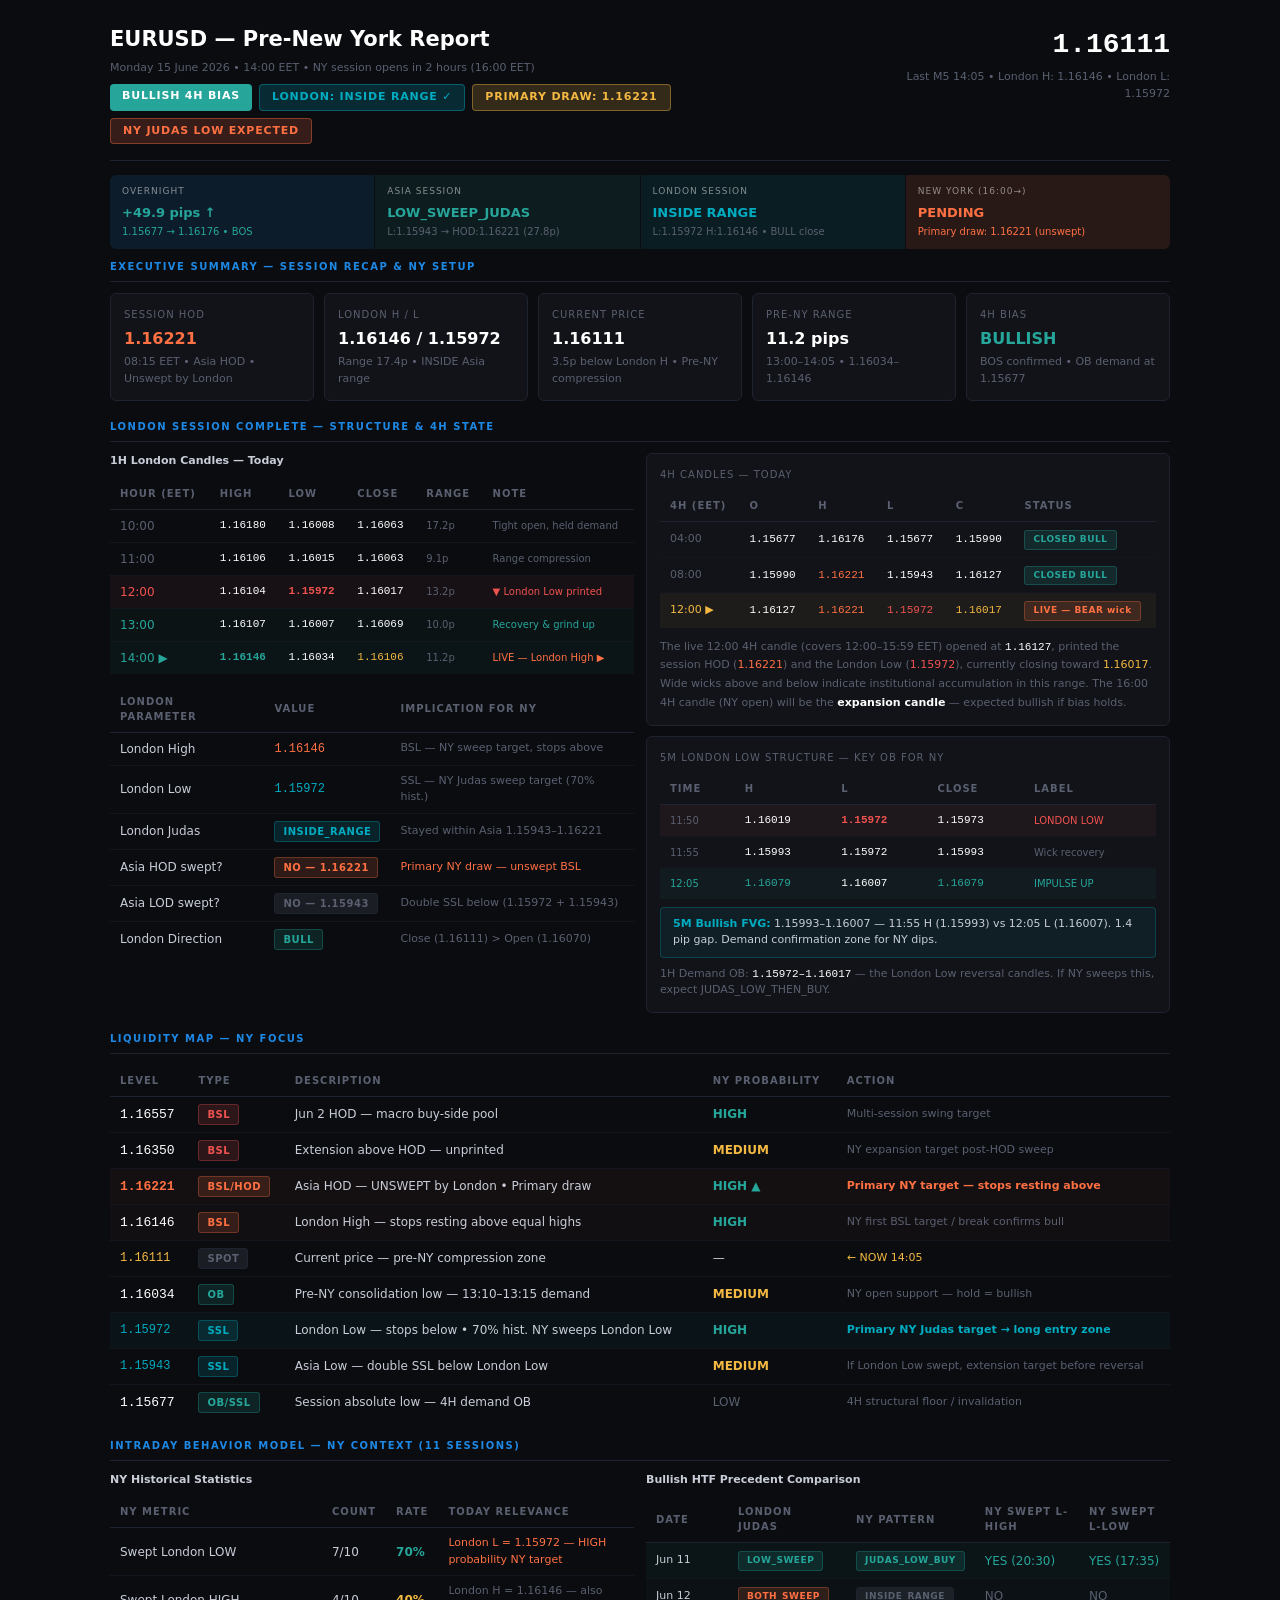
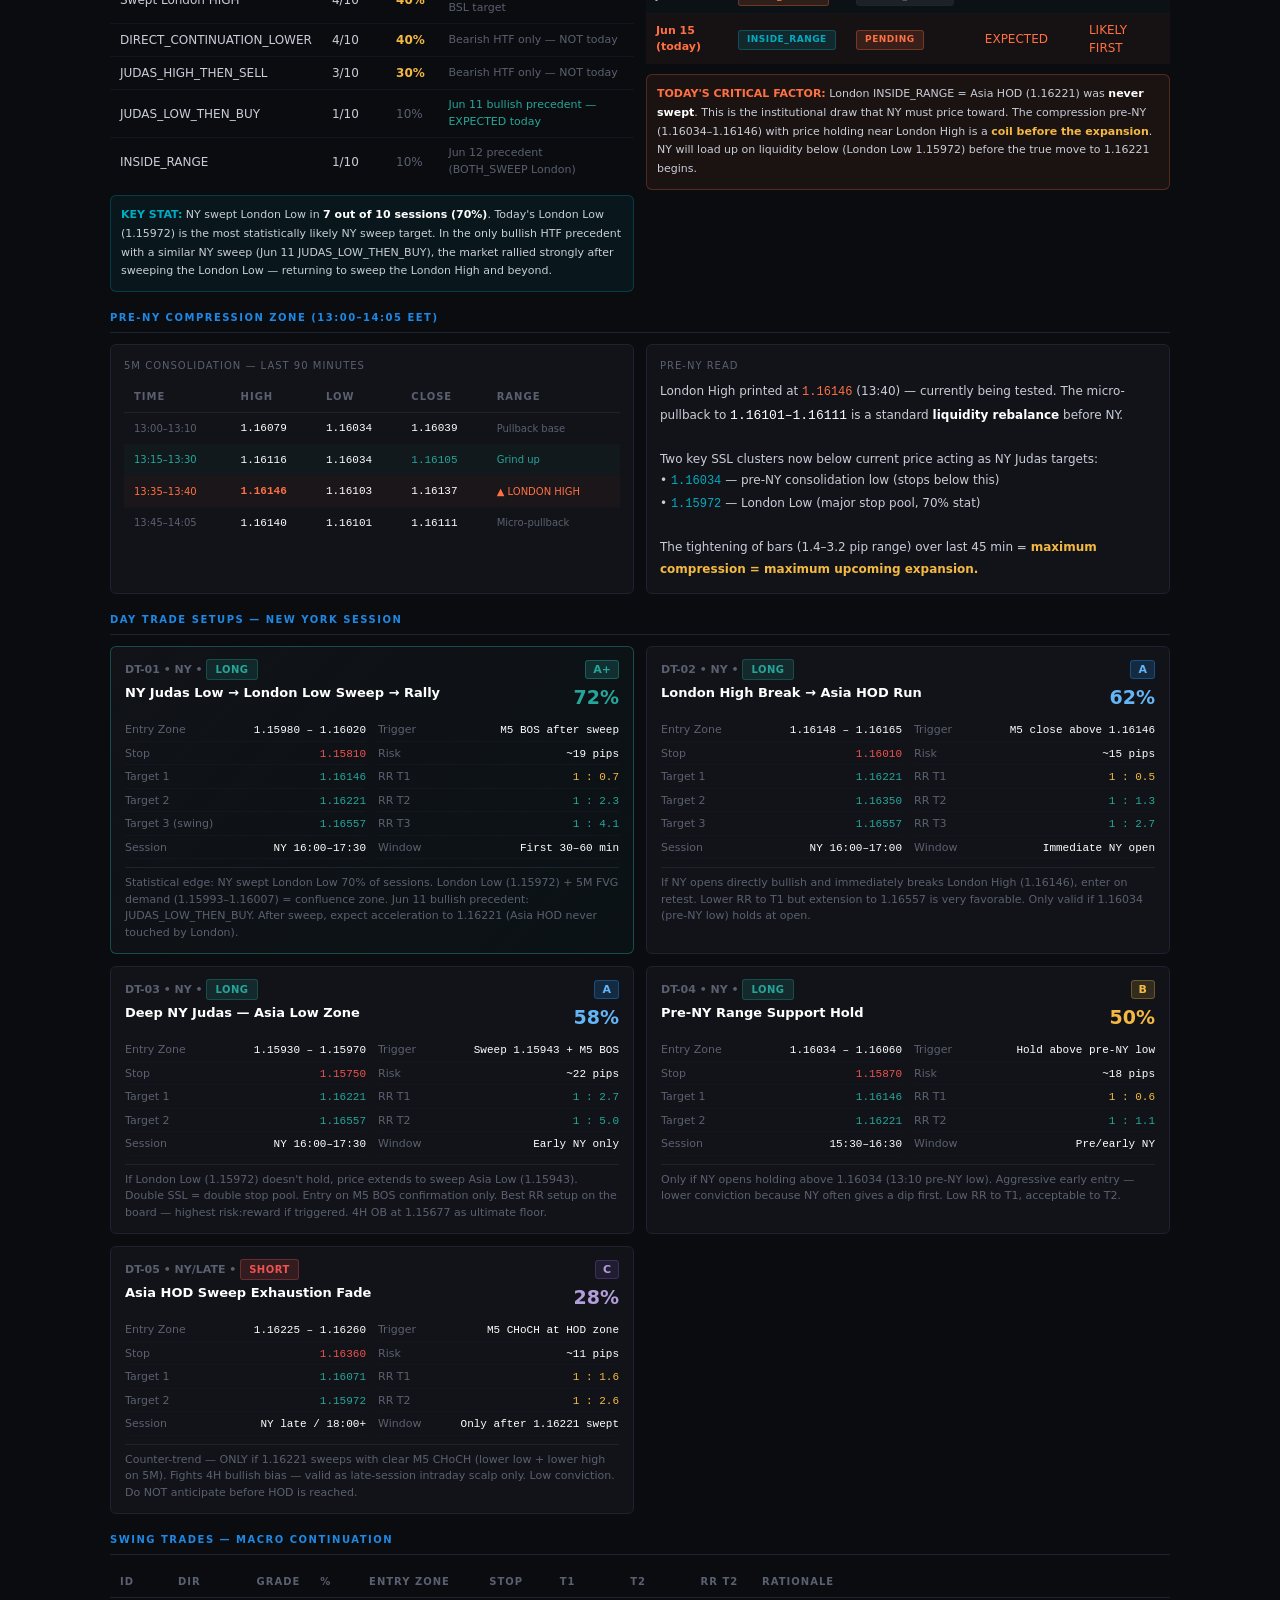
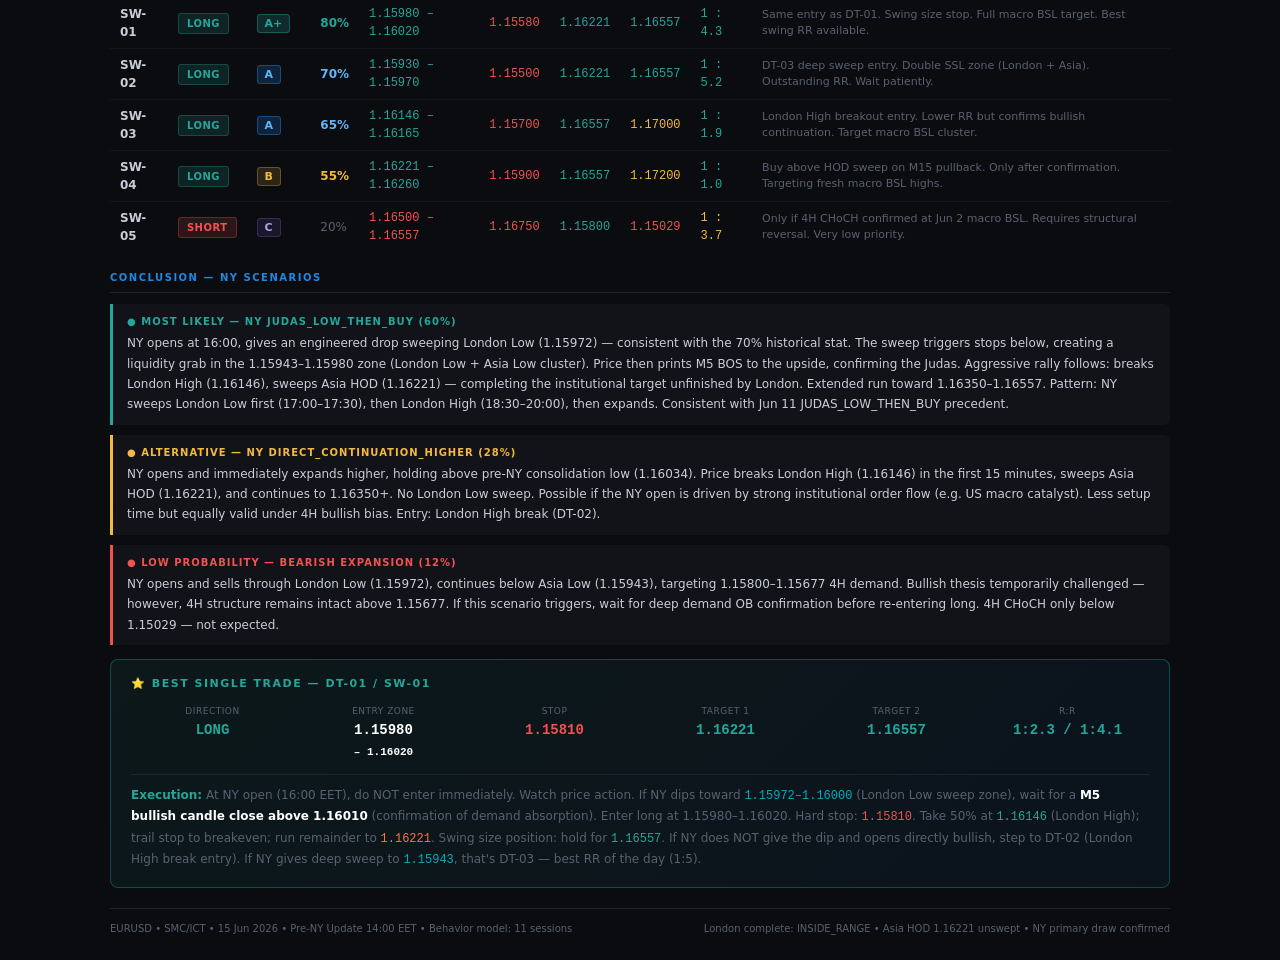
<file: monday/new-york/eurusd/15-06-2026.html>
<!DOCTYPE html>
<html lang="en">
<head>
<meta charset="UTF-8">
<meta name="viewport" content="width=device-width, initial-scale=1.0">
<title>EURUSD — Pre-NY Report | 15 Jun 2026 | 14:00 EET</title>
<style>
  :root {
    --bg: #0a0c10; --panel: #111318; --border: #1e2330;
    --accent: #1e88e5; --gold: #f4b942; --green: #26a69a;
    --red: #ef5350; --purple: #7e57c2; --orange: #ff7043;
    --teal: #00acc1; --text: #c8cdd8; --muted: #5a6070; --tag: #161b26;
  }
  * { box-sizing: border-box; margin: 0; padding: 0; }
  body { background: var(--bg); color: var(--text); font-family: 'Segoe UI', system-ui, sans-serif; font-size: 13px; line-height: 1.5; }
  .page { max-width: 1100px; margin: 0 auto; padding: 24px 20px; }

  .header { display: flex; justify-content: space-between; align-items: flex-start; border-bottom: 1px solid var(--border); padding-bottom: 16px; margin-bottom: 14px; }
  .h-left h1 { font-size: 21px; font-weight: 700; color: #fff; }
  .h-left p { color: var(--muted); font-size: 11px; margin-top: 4px; }
  .h-badges { display: flex; gap: 7px; flex-wrap: wrap; margin-top: 8px; }
  .badge-pill { display: inline-block; padding: 4px 12px; border-radius: 4px; font-size: 11px; font-weight: 700; letter-spacing: 0.8px; }
  .p-green { background: var(--green); color: #fff; }
  .p-teal { background: rgba(0,172,193,0.2); color: var(--teal); border: 1px solid rgba(0,172,193,0.4); }
  .p-gold { background: rgba(244,185,66,0.18); color: var(--gold); border: 1px solid rgba(244,185,66,0.4); }
  .p-orange { background: rgba(255,112,67,0.18); color: var(--orange); border: 1px solid rgba(255,112,67,0.4); }
  .h-right .cur { font-size: 28px; font-weight: 800; color: #fff; font-family: 'Courier New', monospace; text-align: right; }
  .h-right .sub { font-size: 11px; color: var(--muted); text-align: right; margin-top: 3px; }

  .section { margin-bottom: 18px; }
  .stitle { font-size: 10px; font-weight: 700; letter-spacing: 1.5px; color: var(--accent); text-transform: uppercase; border-bottom: 1px solid var(--border); padding-bottom: 7px; margin-bottom: 11px; }

  .g2 { display: grid; grid-template-columns: 1fr 1fr; gap: 12px; }
  .g3 { display: grid; grid-template-columns: 1fr 1fr 1fr; gap: 10px; }
  .g4 { display: grid; grid-template-columns: repeat(4, 1fr); gap: 10px; }
  .g5 { display: grid; grid-template-columns: repeat(5, 1fr); gap: 10px; }

  .panel { background: var(--panel); border: 1px solid var(--border); border-radius: 6px; padding: 13px; }
  .plabel { font-size: 10px; color: var(--muted); text-transform: uppercase; letter-spacing: 1px; margin-bottom: 5px; }
  .pval { font-size: 16px; font-weight: 700; color: #fff; }
  .psub { font-size: 11px; color: var(--muted); margin-top: 3px; }

  table { width: 100%; border-collapse: collapse; }
  th { font-size: 10px; font-weight: 600; letter-spacing: 1px; color: var(--muted); text-transform: uppercase; padding: 8px 10px; border-bottom: 1px solid var(--border); text-align: left; }
  td { padding: 7px 10px; border-bottom: 1px solid #13161e; font-size: 12px; }
  tr:last-child td { border-bottom: none; }
  tr:hover td { background: #12151d; }

  .b { display: inline-block; padding: 2px 8px; border-radius: 3px; font-size: 10px; font-weight: 700; letter-spacing: 0.5px; }
  .bull { background: rgba(38,166,154,0.15); color: var(--green); border: 1px solid rgba(38,166,154,0.3); }
  .bear { background: rgba(239,83,80,0.15); color: var(--red); border: 1px solid rgba(239,83,80,0.3); }
  .neutral { background: rgba(90,96,112,0.2); color: var(--muted); border: 1px solid var(--border); }
  .warn { background: rgba(255,112,67,0.15); color: var(--orange); border: 1px solid rgba(255,112,67,0.3); }
  .info { background: rgba(0,172,193,0.15); color: var(--teal); border: 1px solid rgba(0,172,193,0.3); }

  .g-ap { background: rgba(38,166,154,0.2); color: var(--green); border: 1px solid rgba(38,166,154,0.4); border-radius: 3px; padding: 2px 7px; font-size: 11px; font-weight: 800; }
  .g-a  { background: rgba(30,136,229,0.2); color: #64b5f6; border: 1px solid rgba(30,136,229,0.4); border-radius: 3px; padding: 2px 7px; font-size: 11px; font-weight: 700; }
  .g-b  { background: rgba(244,185,66,0.15); color: var(--gold); border: 1px solid rgba(244,185,66,0.3); border-radius: 3px; padding: 2px 7px; font-size: 11px; font-weight: 700; }
  .g-c  { background: rgba(126,87,194,0.15); color: #b39ddb; border: 1px solid rgba(126,87,194,0.3); border-radius: 3px; padding: 2px 7px; font-size: 11px; font-weight: 600; }

  .p  { font-family: 'Courier New', monospace; font-size: 13px; color: #fff; }
  .pg { font-family: 'Courier New', monospace; font-size: 12px; color: var(--green); }
  .pr { font-family: 'Courier New', monospace; font-size: 12px; color: var(--red); }
  .po { font-family: 'Courier New', monospace; font-size: 12px; color: var(--orange); }
  .py { font-family: 'Courier New', monospace; font-size: 12px; color: var(--gold); }
  .pt { font-family: 'Courier New', monospace; font-size: 12px; color: var(--teal); }

  .zbar { display: flex; align-items: center; gap: 8px; margin: 5px 0; font-size: 11px; }
  .dot { width: 8px; height: 8px; border-radius: 50%; flex-shrink: 0; }
  .dg { background: var(--green); } .dr { background: var(--red); }
  .do { background: var(--orange); } .dy { background: var(--gold); }
  .dt { background: var(--teal); } .db { background: var(--accent); }

  .sc { background: var(--panel); border: 1px solid var(--border); border-radius: 6px; padding: 12px 14px; }
  .sc.prime { border-color: rgba(38,166,154,0.4); background: linear-gradient(135deg, #111318, rgba(38,166,154,0.04)); }
  .sc-hdr { display: flex; justify-content: space-between; align-items: flex-start; margin-bottom: 9px; }
  .sc-id { font-size: 11px; font-weight: 700; color: var(--muted); }
  .sc-name { font-size: 13px; font-weight: 700; color: #fff; margin-top: 3px; }
  .sc-grid { display: grid; grid-template-columns: 1fr 1fr; gap: 2px 12px; }
  .sc-row { display: flex; justify-content: space-between; font-size: 11px; padding: 2px 0; border-bottom: 1px solid #13161e; }
  .sk { color: var(--muted); } .sv { font-family: 'Courier New', monospace; color: #fff; font-size: 11px; }
  .sc-rat { font-size: 11px; color: var(--muted); margin-top: 8px; border-top: 1px solid var(--border); padding-top: 7px; }

  .scenario { border-left: 3px solid; padding: 10px 14px; background: var(--panel); border-radius: 0 6px 6px 0; margin-bottom: 10px; }
  .sp { border-color: var(--green); } .sa { border-color: var(--gold); } .sl { border-color: var(--red); }
  .slbl { font-size: 10px; font-weight: 700; letter-spacing: 1px; text-transform: uppercase; margin-bottom: 4px; }

  .best { background: linear-gradient(135deg, rgba(38,166,154,0.08), rgba(30,136,229,0.06)); border: 1px solid rgba(38,166,154,0.35); border-radius: 8px; padding: 16px 20px; margin-top: 14px; }
  .best-t { font-size: 11px; font-weight: 700; letter-spacing: 1.5px; text-transform: uppercase; color: var(--green); margin-bottom: 12px; }
  .best-grid { display: grid; grid-template-columns: repeat(6, 1fr); gap: 8px; }
  .bi { text-align: center; }
  .bilbl { font-size: 9px; color: var(--muted); text-transform: uppercase; letter-spacing: 0.5px; }
  .bival { font-size: 14px; font-weight: 700; color: #fff; font-family: 'Courier New', monospace; margin-top: 2px; }

  /* Day summary strip */
  .day-strip { display: grid; grid-template-columns: repeat(4, 1fr); gap: 1px; margin: 10px 0; border-radius: 6px; overflow: hidden; }
  .ds-cell { padding: 10px 12px; }
  .ds-label { font-size: 9px; text-transform: uppercase; letter-spacing: 1px; color: rgba(255,255,255,0.5); margin-bottom: 4px; }
  .ds-val { font-size: 13px; font-weight: 700; color: #fff; }
  .ds-sub { font-size: 10px; margin-top: 2px; }

  .stat-bar { height: 4px; border-radius: 2px; margin-top: 5px; }
  .hp { color: var(--green); font-weight: 600; }
  .mp { color: var(--gold); font-weight: 600; }
  .lp { color: var(--muted); font-weight: 500; }

  .fvg-box { background: rgba(0,172,193,0.08); border: 1px solid rgba(0,172,193,0.25); border-radius: 4px; padding: 8px 12px; font-size: 11px; }

  .hlbox { font-size: 20px; font-weight: 800; font-family: 'Courier New', monospace; }
</style>
</head>
<body>
<div class="page">

<!-- HEADER -->
<div class="header">
  <div class="h-left">
    <h1>EURUSD — Pre-New York Report</h1>
    <p>Monday 15 June 2026 &bull; 14:00 EET &bull; NY session opens in 2 hours (16:00 EET)</p>
    <div class="h-badges">
      <span class="badge-pill p-green">BULLISH 4H BIAS</span>
      <span class="badge-pill p-teal">LONDON: INSIDE RANGE ✓</span>
      <span class="badge-pill p-gold">PRIMARY DRAW: 1.16221</span>
      <span class="badge-pill p-orange">NY JUDAS LOW EXPECTED</span>
    </div>
  </div>
  <div class="h-right">
    <div class="cur">1.16111</div>
    <div class="sub">Last M5 14:05 &bull; London H: 1.16146 &bull; London L: 1.15972</div>
  </div>
</div>

<!-- DAY NARRATIVE STRIP -->
<div class="day-strip">
  <div class="ds-cell" style="background:rgba(30,136,229,0.12)">
    <div class="ds-label">Overnight</div>
    <div class="ds-val" style="color:var(--green)">+49.9 pips ↑</div>
    <div class="ds-sub" style="color:var(--green)">1.15677 → 1.16176 &bull; BOS</div>
  </div>
  <div class="ds-cell" style="background:rgba(38,166,154,0.1)">
    <div class="ds-label">Asia Session</div>
    <div class="ds-val" style="color:var(--green)">LOW_SWEEP_JUDAS</div>
    <div class="ds-sub" style="color:var(--muted)">L:1.15943 → HOD:1.16221 (27.8p)</div>
  </div>
  <div class="ds-cell" style="background:rgba(0,172,193,0.1)">
    <div class="ds-label">London Session</div>
    <div class="ds-val" style="color:var(--teal)">INSIDE RANGE</div>
    <div class="ds-sub" style="color:var(--muted)">L:1.15972 H:1.16146 &bull; BULL close</div>
  </div>
  <div class="ds-cell" style="background:rgba(255,112,67,0.12)">
    <div class="ds-label">New York (16:00→)</div>
    <div class="ds-val" style="color:var(--orange)">PENDING</div>
    <div class="ds-sub" style="color:var(--orange)">Primary draw: 1.16221 (unswept)</div>
  </div>
</div>

<!-- EXEC SUMMARY PANELS -->
<div class="section">
  <div class="stitle">Executive Summary — Session Recap &amp; NY Setup</div>
  <div class="g5">
    <div class="panel">
      <div class="plabel">Session HOD</div>
      <div class="pval" style="color:var(--orange)">1.16221</div>
      <div class="psub">08:15 EET &bull; Asia HOD &bull; Unswept by London</div>
    </div>
    <div class="panel">
      <div class="plabel">London H / L</div>
      <div class="pval">1.16146 / 1.15972</div>
      <div class="psub">Range 17.4p &bull; INSIDE Asia range</div>
    </div>
    <div class="panel">
      <div class="plabel">Current Price</div>
      <div class="pval">1.16111</div>
      <div class="psub">3.5p below London H &bull; Pre-NY compression</div>
    </div>
    <div class="panel">
      <div class="plabel">Pre-NY Range</div>
      <div class="pval">11.2 pips</div>
      <div class="psub">13:00–14:05 &bull; 1.16034–1.16146</div>
    </div>
    <div class="panel">
      <div class="plabel">4H Bias</div>
      <div class="pval" style="color:var(--green)">BULLISH</div>
      <div class="psub">BOS confirmed &bull; OB demand at 1.15677</div>
    </div>
  </div>
</div>

<!-- LONDON COMPLETE + 4H/1H -->
<div class="section">
  <div class="stitle">London Session Complete — Structure &amp; 4H State</div>
  <div class="g2">
    <div>
      <div style="font-size:11px;font-weight:600;color:var(--text);margin-bottom:8px;">1H London Candles — Today</div>
      <table>
        <tr><th>Hour (EET)</th><th>High</th><th>Low</th><th>Close</th><th>Range</th><th>Note</th></tr>
        <tr>
          <td style="color:var(--muted)">10:00</td>
          <td class="p" style="font-size:11px">1.16180</td><td class="p" style="font-size:11px">1.16008</td><td class="p" style="font-size:11px">1.16063</td><td style="color:var(--muted);font-size:10px">17.2p</td>
          <td style="font-size:10px;color:var(--muted)">Tight open, held demand</td>
        </tr>
        <tr>
          <td style="color:var(--muted)">11:00</td>
          <td class="p" style="font-size:11px">1.16106</td><td class="p" style="font-size:11px">1.16015</td><td class="p" style="font-size:11px">1.16063</td><td style="color:var(--muted);font-size:10px">9.1p</td>
          <td style="font-size:10px;color:var(--muted)">Range compression</td>
        </tr>
        <tr style="background:rgba(239,83,80,0.06)">
          <td style="color:var(--red)">12:00</td>
          <td class="p" style="font-size:11px">1.16104</td><td class="pr" style="font-size:11px;font-weight:700">1.15972</td><td class="p" style="font-size:11px">1.16017</td><td style="color:var(--muted);font-size:10px">13.2p</td>
          <td style="font-size:10px;color:var(--red)">&#9660; London Low printed</td>
        </tr>
        <tr style="background:rgba(38,166,154,0.04)">
          <td style="color:var(--green)">13:00</td>
          <td class="p" style="font-size:11px">1.16107</td><td class="p" style="font-size:11px">1.16007</td><td class="p" style="font-size:11px">1.16069</td><td style="color:var(--muted);font-size:10px">10.0p</td>
          <td style="font-size:10px;color:var(--green)">Recovery &amp; grind up</td>
        </tr>
        <tr style="background:rgba(38,166,154,0.06)">
          <td style="color:var(--green)">14:00 ▶</td>
          <td class="pg" style="font-size:11px;font-weight:700">1.16146</td><td class="p" style="font-size:11px">1.16034</td><td class="py" style="font-size:11px">1.16106</td><td style="color:var(--muted);font-size:10px">11.2p</td>
          <td style="font-size:10px;color:var(--orange)">LIVE — London High ▶</td>
        </tr>
      </table>

      <div style="margin-top:12px;">
        <table>
          <tr><th>London Parameter</th><th>Value</th><th>Implication for NY</th></tr>
          <tr><td>London High</td><td class="po">1.16146</td><td style="font-size:11px;color:var(--muted)">BSL — NY sweep target, stops above</td></tr>
          <tr><td>London Low</td><td class="pt">1.15972</td><td style="font-size:11px;color:var(--muted)">SSL — NY Judas sweep target (70% hist.)</td></tr>
          <tr><td>London Judas</td><td><span class="b info">INSIDE_RANGE</span></td><td style="font-size:11px;color:var(--muted)">Stayed within Asia 1.15943–1.16221</td></tr>
          <tr><td>Asia HOD swept?</td><td><span class="b warn">NO — 1.16221</span></td><td style="font-size:11px;color:var(--orange)">Primary NY draw — unswept BSL</td></tr>
          <tr><td>Asia LOD swept?</td><td><span class="b neutral">NO — 1.15943</span></td><td style="font-size:11px;color:var(--muted)">Double SSL below (1.15972 + 1.15943)</td></tr>
          <tr><td>London Direction</td><td><span class="b bull">BULL</span></td><td style="font-size:11px;color:var(--muted)">Close (1.16111) &gt; Open (1.16070)</td></tr>
        </table>
      </div>
    </div>

    <div>
      <div class="panel" style="margin-bottom:10px;">
        <div class="plabel">4H Candles — Today</div>
        <table style="margin-top:8px;">
          <tr><th>4H (EET)</th><th>O</th><th>H</th><th>L</th><th>C</th><th>Status</th></tr>
          <tr>
            <td style="color:var(--muted);font-size:11px">04:00</td>
            <td class="p" style="font-size:11px">1.15677</td><td class="p" style="font-size:11px">1.16176</td><td class="p" style="font-size:11px">1.15677</td><td class="p" style="font-size:11px">1.15990</td>
            <td><span class="b bull" style="font-size:9px">CLOSED BULL</span></td>
          </tr>
          <tr>
            <td style="color:var(--muted);font-size:11px">08:00</td>
            <td class="p" style="font-size:11px">1.15990</td><td class="po" style="font-size:11px">1.16221</td><td class="p" style="font-size:11px">1.15943</td><td class="p" style="font-size:11px">1.16127</td>
            <td><span class="b bull" style="font-size:9px">CLOSED BULL</span></td>
          </tr>
          <tr style="background:rgba(244,185,66,0.05)">
            <td style="color:var(--gold);font-size:11px">12:00 ▶</td>
            <td class="p" style="font-size:11px">1.16127</td><td class="po" style="font-size:11px">1.16221</td><td class="pr" style="font-size:11px">1.15972</td><td class="py" style="font-size:11px">1.16017</td>
            <td><span class="b warn" style="font-size:9px">LIVE — BEAR wick</span></td>
          </tr>
        </table>
        <div style="margin-top:10px;font-size:11px;color:var(--muted);line-height:1.7;">
          The live 12:00 4H candle (covers 12:00–15:59 EET) opened at <span class="p" style="font-size:11px">1.16127</span>, printed the session HOD (<span style="color:var(--orange)">1.16221</span>) and the London Low (<span style="color:var(--red)">1.15972</span>), currently closing toward <span style="color:var(--gold)">1.16017</span>. Wide wicks above and below indicate institutional accumulation in this range. The 16:00 4H candle (NY open) will be the <strong style="color:#fff">expansion candle</strong> — expected bullish if bias holds.
        </div>
      </div>

      <div class="panel">
        <div class="plabel">5M London Low Structure — Key OB for NY</div>
        <table style="margin-top:8px;" class="m5-t">
          <tr><th>Time</th><th>H</th><th>L</th><th>Close</th><th>Label</th></tr>
          <tr style="background:rgba(239,83,80,0.06)"><td style="color:var(--muted);font-size:10px">11:50</td><td class="p" style="font-size:11px">1.16019</td><td class="pr" style="font-size:11px;font-weight:700">1.15972</td><td class="p" style="font-size:11px">1.15973</td><td style="color:var(--red);font-size:10px">LONDON LOW</td></tr>
          <tr><td style="color:var(--muted);font-size:10px">11:55</td><td class="p" style="font-size:11px">1.15993</td><td class="p" style="font-size:11px">1.15972</td><td class="p" style="font-size:11px">1.15993</td><td style="color:var(--muted);font-size:10px">Wick recovery</td></tr>
          <tr style="background:rgba(38,166,154,0.06)"><td style="color:var(--green);font-size:10px">12:05</td><td class="pg" style="font-size:11px">1.16079</td><td class="p" style="font-size:11px">1.16007</td><td class="pg" style="font-size:11px">1.16079</td><td style="color:var(--green);font-size:10px">IMPULSE UP</td></tr>
        </table>
        <div class="fvg-box" style="margin-top:8px;">
          <span style="color:var(--teal);font-weight:700;">5M Bullish FVG:</span> 1.15993–1.16007 — 11:55 H (1.15993) vs 12:05 L (1.16007). 1.4 pip gap. Demand confirmation zone for NY dips.
        </div>
        <div style="margin-top:8px;font-size:11px;color:var(--muted);">
          1H Demand OB: <span class="p" style="font-size:11px">1.15972–1.16017</span> — the London Low reversal candles. If NY sweeps this, expect JUDAS_LOW_THEN_BUY.
        </div>
      </div>
    </div>
  </div>
</div>

<!-- LIQUIDITY MAP -->
<div class="section">
  <div class="stitle">Liquidity Map — NY Focus</div>
  <table>
    <tr><th>Level</th><th>Type</th><th>Description</th><th>NY Probability</th><th>Action</th></tr>
    <tr>
      <td class="p">1.16557</td>
      <td><span class="b bear">BSL</span></td>
      <td>Jun 2 HOD — macro buy-side pool</td>
      <td class="hp">HIGH</td>
      <td style="font-size:11px;color:var(--muted)">Multi-session swing target</td>
    </tr>
    <tr>
      <td class="p">1.16350</td>
      <td><span class="b bear">BSL</span></td>
      <td>Extension above HOD — unprinted</td>
      <td class="mp">MEDIUM</td>
      <td style="font-size:11px;color:var(--muted)">NY expansion target post-HOD sweep</td>
    </tr>
    <tr style="background:rgba(255,112,67,0.04)">
      <td><span style="font-family:'Courier New',monospace;font-size:13px;font-weight:800;color:var(--orange)">1.16221</span></td>
      <td><span class="b warn">BSL/HOD</span></td>
      <td>Asia HOD — UNSWEPT by London &bull; Primary draw</td>
      <td class="hp">HIGH &#9650;</td>
      <td style="font-size:11px;color:var(--orange);font-weight:600">Primary NY target — stops resting above</td>
    </tr>
    <tr style="background:rgba(255,112,67,0.03)">
      <td class="p">1.16146</td>
      <td><span class="b warn">BSL</span></td>
      <td>London High — stops resting above equal highs</td>
      <td class="hp">HIGH</td>
      <td style="font-size:11px;color:var(--muted)">NY first BSL target / break confirms bull</td>
    </tr>
    <tr>
      <td class="py">1.16111</td>
      <td><span class="b neutral">SPOT</span></td>
      <td>Current price — pre-NY compression zone</td>
      <td>—</td>
      <td style="font-size:11px;color:var(--gold)">← NOW 14:05</td>
    </tr>
    <tr>
      <td class="p">1.16034</td>
      <td><span class="b bull">OB</span></td>
      <td>Pre-NY consolidation low — 13:10–13:15 demand</td>
      <td class="mp">MEDIUM</td>
      <td style="font-size:11px;color:var(--muted)">NY open support — hold = bullish</td>
    </tr>
    <tr style="background:rgba(0,172,193,0.04)">
      <td class="pt">1.15972</td>
      <td><span class="b info">SSL</span></td>
      <td>London Low — stops below &bull; 70% hist. NY sweeps London Low</td>
      <td class="hp">HIGH</td>
      <td style="font-size:11px;color:var(--teal);font-weight:600">Primary NY Judas target → long entry zone</td>
    </tr>
    <tr>
      <td class="pt">1.15943</td>
      <td><span class="b info">SSL</span></td>
      <td>Asia Low — double SSL below London Low</td>
      <td class="mp">MEDIUM</td>
      <td style="font-size:11px;color:var(--muted)">If London Low swept, extension target before reversal</td>
    </tr>
    <tr>
      <td class="p">1.15677</td>
      <td><span class="b bull">OB/SSL</span></td>
      <td>Session absolute low — 4H demand OB</td>
      <td class="lp">LOW</td>
      <td style="font-size:11px;color:var(--muted)">4H structural floor / invalidation</td>
    </tr>
  </table>
</div>

<!-- BEHAVIORAL MODEL -->
<div class="section">
  <div class="stitle">Intraday Behavior Model — NY Context (11 Sessions)</div>
  <div class="g2">
    <div>
      <div style="font-size:11px;font-weight:600;color:var(--text);margin-bottom:8px;">NY Historical Statistics</div>
      <table>
        <tr><th>NY Metric</th><th>Count</th><th>Rate</th><th>Today Relevance</th></tr>
        <tr>
          <td>Swept London LOW</td><td>7/10</td><td class="hp">70%</td>
          <td style="font-size:11px;color:var(--orange)">London L = 1.15972 — HIGH probability NY target</td>
        </tr>
        <tr>
          <td>Swept London HIGH</td><td>4/10</td><td class="mp">40%</td>
          <td style="font-size:11px;color:var(--muted)">London H = 1.16146 — also BSL target</td>
        </tr>
        <tr>
          <td>DIRECT_CONTINUATION_LOWER</td><td>4/10</td><td class="mp">40%</td>
          <td style="font-size:11px;color:var(--muted)">Bearish HTF only — NOT today</td>
        </tr>
        <tr>
          <td>JUDAS_HIGH_THEN_SELL</td><td>3/10</td><td class="mp">30%</td>
          <td style="font-size:11px;color:var(--muted)">Bearish HTF only — NOT today</td>
        </tr>
        <tr>
          <td>JUDAS_LOW_THEN_BUY</td><td>1/10</td><td class="lp">10%</td>
          <td style="font-size:11px;color:var(--green)">Jun 11 bullish precedent — EXPECTED today</td>
        </tr>
        <tr>
          <td>INSIDE_RANGE</td><td>1/10</td><td class="lp">10%</td>
          <td style="font-size:11px;color:var(--muted)">Jun 12 precedent (BOTH_SWEEP London)</td>
        </tr>
      </table>

      <div style="margin-top:10px;background:rgba(0,172,193,0.07);border:1px solid rgba(0,172,193,0.25);border-radius:6px;padding:10px;font-size:11px;line-height:1.7;">
        <span style="color:var(--teal);font-weight:700;">KEY STAT:</span> NY swept London Low in <strong style="color:#fff">7 out of 10 sessions (70%)</strong>. Today's London Low (1.15972) is the most statistically likely NY sweep target. In the only bullish HTF precedent with a similar NY sweep (Jun 11 JUDAS_LOW_THEN_BUY), the market rallied strongly after sweeping the London Low — returning to sweep the London High and beyond.
      </div>
    </div>

    <div>
      <div style="font-size:11px;font-weight:600;color:var(--text);margin-bottom:8px;">Bullish HTF Precedent Comparison</div>
      <table>
        <tr><th>Date</th><th>London Judas</th><th>NY Pattern</th><th>NY Swept L-High</th><th>NY Swept L-Low</th></tr>
        <tr style="background:rgba(38,166,154,0.05)">
          <td style="font-size:11px">Jun 11</td>
          <td><span class="b bull" style="font-size:9px">LOW_SWEEP</span></td>
          <td><span class="b bull" style="font-size:9px">JUDAS_LOW_BUY</span></td>
          <td style="color:var(--green)">YES (20:30)</td>
          <td style="color:var(--green)">YES (17:35)</td>
        </tr>
        <tr style="background:rgba(38,166,154,0.03)">
          <td style="font-size:11px">Jun 12</td>
          <td><span class="b warn" style="font-size:9px">BOTH_SWEEP</span></td>
          <td><span class="b neutral" style="font-size:9px">INSIDE_RANGE</span></td>
          <td style="color:var(--muted)">NO</td>
          <td style="color:var(--muted)">NO</td>
        </tr>
        <tr style="background:rgba(255,112,67,0.05)">
          <td style="color:var(--orange);font-size:11px"><strong>Jun 15 (today)</strong></td>
          <td><span class="b info" style="font-size:9px">INSIDE_RANGE</span></td>
          <td><span class="b warn" style="font-size:9px">PENDING</span></td>
          <td style="color:var(--orange)">EXPECTED</td>
          <td style="color:var(--orange)">LIKELY FIRST</td>
        </tr>
      </table>

      <div style="margin-top:10px;background:rgba(255,112,67,0.07);border:1px solid rgba(255,112,67,0.25);border-radius:6px;padding:10px;font-size:11px;line-height:1.7;">
        <span style="color:var(--orange);font-weight:700;">TODAY'S CRITICAL FACTOR:</span> London INSIDE_RANGE = Asia HOD (1.16221) was <strong style="color:#fff">never swept</strong>. This is the institutional draw that NY must price toward. The compression pre-NY (1.16034–1.16146) with price holding near London High is a <strong style="color:var(--gold)">coil before the expansion</strong>. NY will load up on liquidity below (London Low 1.15972) before the true move to 1.16221 begins.
      </div>
    </div>
  </div>
</div>

<!-- PRE-NY STRUCTURE -->
<div class="section">
  <div class="stitle">Pre-NY Compression Zone (13:00–14:05 EET)</div>
  <div class="g2">
    <div class="panel">
      <div class="plabel">5M Consolidation — Last 90 Minutes</div>
      <table style="margin-top:8px;">
        <tr><th>Time</th><th>High</th><th>Low</th><th>Close</th><th>Range</th></tr>
        <tr><td style="color:var(--muted);font-size:10px">13:00–13:10</td><td class="p" style="font-size:11px">1.16079</td><td class="p" style="font-size:11px">1.16034</td><td class="p" style="font-size:11px">1.16039</td><td style="font-size:10px;color:var(--muted)">Pullback base</td></tr>
        <tr style="background:rgba(38,166,154,0.04)"><td style="color:var(--green);font-size:10px">13:15–13:30</td><td class="p" style="font-size:11px">1.16116</td><td class="p" style="font-size:11px">1.16034</td><td class="pg" style="font-size:11px">1.16105</td><td style="font-size:10px;color:var(--green)">Grind up</td></tr>
        <tr style="background:rgba(255,112,67,0.04)"><td style="color:var(--orange);font-size:10px">13:35–13:40</td><td class="po" style="font-size:11px;font-weight:700">1.16146</td><td class="p" style="font-size:11px">1.16103</td><td class="p" style="font-size:11px">1.16137</td><td style="font-size:10px;color:var(--orange)">&#9650; LONDON HIGH</td></tr>
        <tr><td style="color:var(--muted);font-size:10px">13:45–14:05</td><td class="p" style="font-size:11px">1.16140</td><td class="p" style="font-size:11px">1.16101</td><td class="p" style="font-size:11px">1.16111</td><td style="font-size:10px;color:var(--muted)">Micro-pullback</td></tr>
      </table>
    </div>
    <div class="panel">
      <div class="plabel">Pre-NY Read</div>
      <div style="margin-top:8px;font-size:12px;line-height:1.8;color:var(--text);">
        London High printed at <span class="po">1.16146</span> (13:40) — currently being tested. The micro-pullback to <span class="p">1.16101–1.16111</span> is a standard <strong style="color:#fff">liquidity rebalance</strong> before NY.
        <br><br>
        Two key SSL clusters now below current price acting as NY Judas targets:
        <br>
        &bull; <span class="pt">1.16034</span> — pre-NY consolidation low (stops below this)<br>
        &bull; <span class="pt">1.15972</span> — London Low (major stop pool, 70% stat)
        <br><br>
        The tightening of bars (1.4–3.2 pip range) over last 45 min = <strong style="color:var(--gold)">maximum compression = maximum upcoming expansion.</strong>
      </div>
    </div>
  </div>
</div>

<!-- DAY TRADES -->
<div class="section">
  <div class="stitle">Day Trade Setups — New York Session</div>
  <div class="g2">

    <!-- DT-01 -->
    <div class="sc prime">
      <div class="sc-hdr">
        <div>
          <div class="sc-id">DT-01 &bull; NY &bull; <span class="b bull">LONG</span></div>
          <div class="sc-name">NY Judas Low → London Low Sweep → Rally</div>
        </div>
        <div style="text-align:right"><span class="g-ap">A+</span><div style="font-size:19px;font-weight:800;color:var(--green);margin-top:4px;">72%</div></div>
      </div>
      <div class="sc-grid">
        <div class="sc-row"><span class="sk">Entry Zone</span><span class="sv">1.15980 – 1.16020</span></div>
        <div class="sc-row"><span class="sk">Trigger</span><span class="sv">M5 BOS after sweep</span></div>
        <div class="sc-row"><span class="sk">Stop</span><span class="sv" style="color:var(--red)">1.15810</span></div>
        <div class="sc-row"><span class="sk">Risk</span><span class="sv">~19 pips</span></div>
        <div class="sc-row"><span class="sk">Target 1</span><span class="sv" style="color:var(--green)">1.16146</span></div>
        <div class="sc-row"><span class="sk">RR T1</span><span class="sv" style="color:var(--gold)">1 : 0.7</span></div>
        <div class="sc-row"><span class="sk">Target 2</span><span class="sv" style="color:var(--green)">1.16221</span></div>
        <div class="sc-row"><span class="sk">RR T2</span><span class="sv" style="color:var(--green)">1 : 2.3</span></div>
        <div class="sc-row"><span class="sk">Target 3 (swing)</span><span class="sv" style="color:var(--green)">1.16557</span></div>
        <div class="sc-row"><span class="sk">RR T3</span><span class="sv" style="color:var(--green)">1 : 4.1</span></div>
        <div class="sc-row"><span class="sk">Session</span><span class="sv">NY 16:00–17:30</span></div>
        <div class="sc-row"><span class="sk">Window</span><span class="sv">First 30–60 min</span></div>
      </div>
      <div class="sc-rat">Statistical edge: NY swept London Low 70% of sessions. London Low (1.15972) + 5M FVG demand (1.15993–1.16007) = confluence zone. Jun 11 bullish precedent: JUDAS_LOW_THEN_BUY. After sweep, expect acceleration to 1.16221 (Asia HOD never touched by London).</div>
    </div>

    <!-- DT-02 -->
    <div class="sc">
      <div class="sc-hdr">
        <div>
          <div class="sc-id">DT-02 &bull; NY &bull; <span class="b bull">LONG</span></div>
          <div class="sc-name">London High Break → Asia HOD Run</div>
        </div>
        <div style="text-align:right"><span class="g-a">A</span><div style="font-size:19px;font-weight:800;color:#64b5f6;margin-top:4px;">62%</div></div>
      </div>
      <div class="sc-grid">
        <div class="sc-row"><span class="sk">Entry Zone</span><span class="sv">1.16148 – 1.16165</span></div>
        <div class="sc-row"><span class="sk">Trigger</span><span class="sv">M5 close above 1.16146</span></div>
        <div class="sc-row"><span class="sk">Stop</span><span class="sv" style="color:var(--red)">1.16010</span></div>
        <div class="sc-row"><span class="sk">Risk</span><span class="sv">~15 pips</span></div>
        <div class="sc-row"><span class="sk">Target 1</span><span class="sv" style="color:var(--green)">1.16221</span></div>
        <div class="sc-row"><span class="sk">RR T1</span><span class="sv" style="color:var(--gold)">1 : 0.5</span></div>
        <div class="sc-row"><span class="sk">Target 2</span><span class="sv" style="color:var(--green)">1.16350</span></div>
        <div class="sc-row"><span class="sk">RR T2</span><span class="sv" style="color:var(--green)">1 : 1.3</span></div>
        <div class="sc-row"><span class="sk">Target 3</span><span class="sv" style="color:var(--green)">1.16557</span></div>
        <div class="sc-row"><span class="sk">RR T3</span><span class="sv" style="color:var(--green)">1 : 2.7</span></div>
        <div class="sc-row"><span class="sk">Session</span><span class="sv">NY 16:00–17:00</span></div>
        <div class="sc-row"><span class="sk">Window</span><span class="sv">Immediate NY open</span></div>
      </div>
      <div class="sc-rat">If NY opens directly bullish and immediately breaks London High (1.16146), enter on retest. Lower RR to T1 but extension to 1.16557 is very favorable. Only valid if 1.16034 (pre-NY low) holds at open.</div>
    </div>

    <!-- DT-03 -->
    <div class="sc">
      <div class="sc-hdr">
        <div>
          <div class="sc-id">DT-03 &bull; NY &bull; <span class="b bull">LONG</span></div>
          <div class="sc-name">Deep NY Judas — Asia Low Zone</div>
        </div>
        <div style="text-align:right"><span class="g-a">A</span><div style="font-size:19px;font-weight:800;color:#64b5f6;margin-top:4px;">58%</div></div>
      </div>
      <div class="sc-grid">
        <div class="sc-row"><span class="sk">Entry Zone</span><span class="sv">1.15930 – 1.15970</span></div>
        <div class="sc-row"><span class="sk">Trigger</span><span class="sv">Sweep 1.15943 + M5 BOS</span></div>
        <div class="sc-row"><span class="sk">Stop</span><span class="sv" style="color:var(--red)">1.15750</span></div>
        <div class="sc-row"><span class="sk">Risk</span><span class="sv">~22 pips</span></div>
        <div class="sc-row"><span class="sk">Target 1</span><span class="sv" style="color:var(--green)">1.16221</span></div>
        <div class="sc-row"><span class="sk">RR T1</span><span class="sv" style="color:var(--green)">1 : 2.7</span></div>
        <div class="sc-row"><span class="sk">Target 2</span><span class="sv" style="color:var(--green)">1.16557</span></div>
        <div class="sc-row"><span class="sk">RR T2</span><span class="sv" style="color:var(--green)">1 : 5.0</span></div>
        <div class="sc-row"><span class="sk">Session</span><span class="sv">NY 16:00–17:30</span></div>
        <div class="sc-row"><span class="sk">Window</span><span class="sv">Early NY only</span></div>
      </div>
      <div class="sc-rat">If London Low (1.15972) doesn't hold, price extends to sweep Asia Low (1.15943). Double SSL = double stop pool. Entry on M5 BOS confirmation only. Best RR setup on the board — highest risk:reward if triggered. 4H OB at 1.15677 as ultimate floor.</div>
    </div>

    <!-- DT-04 -->
    <div class="sc">
      <div class="sc-hdr">
        <div>
          <div class="sc-id">DT-04 &bull; NY &bull; <span class="b bull">LONG</span></div>
          <div class="sc-name">Pre-NY Range Support Hold</div>
        </div>
        <div style="text-align:right"><span class="g-b">B</span><div style="font-size:19px;font-weight:800;color:var(--gold);margin-top:4px;">50%</div></div>
      </div>
      <div class="sc-grid">
        <div class="sc-row"><span class="sk">Entry Zone</span><span class="sv">1.16034 – 1.16060</span></div>
        <div class="sc-row"><span class="sk">Trigger</span><span class="sv">Hold above pre-NY low</span></div>
        <div class="sc-row"><span class="sk">Stop</span><span class="sv" style="color:var(--red)">1.15870</span></div>
        <div class="sc-row"><span class="sk">Risk</span><span class="sv">~18 pips</span></div>
        <div class="sc-row"><span class="sk">Target 1</span><span class="sv" style="color:var(--green)">1.16146</span></div>
        <div class="sc-row"><span class="sk">RR T1</span><span class="sv" style="color:var(--gold)">1 : 0.6</span></div>
        <div class="sc-row"><span class="sk">Target 2</span><span class="sv" style="color:var(--green)">1.16221</span></div>
        <div class="sc-row"><span class="sk">RR T2</span><span class="sv" style="color:var(--green)">1 : 1.1</span></div>
        <div class="sc-row"><span class="sk">Session</span><span class="sv">15:30–16:30</span></div>
        <div class="sc-row"><span class="sk">Window</span><span class="sv">Pre/early NY</span></div>
      </div>
      <div class="sc-rat">Only if NY opens holding above 1.16034 (13:10 pre-NY low). Aggressive early entry — lower conviction because NY often gives a dip first. Low RR to T1, acceptable to T2.</div>
    </div>

    <!-- DT-05 -->
    <div class="sc">
      <div class="sc-hdr">
        <div>
          <div class="sc-id">DT-05 &bull; NY/LATE &bull; <span class="b bear">SHORT</span></div>
          <div class="sc-name">Asia HOD Sweep Exhaustion Fade</div>
        </div>
        <div style="text-align:right"><span class="g-c">C</span><div style="font-size:19px;font-weight:800;color:#b39ddb;margin-top:4px;">28%</div></div>
      </div>
      <div class="sc-grid">
        <div class="sc-row"><span class="sk">Entry Zone</span><span class="sv">1.16225 – 1.16260</span></div>
        <div class="sc-row"><span class="sk">Trigger</span><span class="sv">M5 CHoCH at HOD zone</span></div>
        <div class="sc-row"><span class="sk">Stop</span><span class="sv" style="color:var(--red)">1.16360</span></div>
        <div class="sc-row"><span class="sk">Risk</span><span class="sv">~11 pips</span></div>
        <div class="sc-row"><span class="sk">Target 1</span><span class="sv" style="color:var(--green)">1.16071</span></div>
        <div class="sc-row"><span class="sk">RR T1</span><span class="sv" style="color:var(--gold)">1 : 1.6</span></div>
        <div class="sc-row"><span class="sk">Target 2</span><span class="sv" style="color:var(--green)">1.15972</span></div>
        <div class="sc-row"><span class="sk">RR T2</span><span class="sv" style="color:var(--gold)">1 : 2.6</span></div>
        <div class="sc-row"><span class="sk">Session</span><span class="sv">NY late / 18:00+</span></div>
        <div class="sc-row"><span class="sk">Window</span><span class="sv">Only after 1.16221 swept</span></div>
      </div>
      <div class="sc-rat">Counter-trend — ONLY if 1.16221 sweeps with clear M5 CHoCH (lower low + lower high on 5M). Fights 4H bullish bias — valid as late-session intraday scalp only. Low conviction. Do NOT anticipate before HOD is reached.</div>
    </div>

  </div>
</div>

<!-- SWING TRADES -->
<div class="section">
  <div class="stitle">Swing Trades — Macro Continuation</div>
  <table>
    <tr><th>ID</th><th>Dir</th><th>Grade</th><th>%</th><th>Entry Zone</th><th>Stop</th><th>T1</th><th>T2</th><th>RR T2</th><th>Rationale</th></tr>
    <tr>
      <td><strong>SW-01</strong></td><td><span class="b bull">LONG</span></td><td><span class="g-ap">A+</span></td>
      <td class="hp">80%</td><td class="pg">1.15980 – 1.16020</td><td class="pr">1.15580</td>
      <td class="pg">1.16221</td><td class="pg">1.16557</td>
      <td class="pg">1 : 4.3</td>
      <td style="font-size:11px;color:var(--muted)">Same entry as DT-01. Swing size stop. Full macro BSL target. Best swing RR available.</td>
    </tr>
    <tr>
      <td><strong>SW-02</strong></td><td><span class="b bull">LONG</span></td><td><span class="g-a">A</span></td>
      <td style="color:#64b5f6;font-weight:600">70%</td><td class="pg">1.15930 – 1.15970</td><td class="pr">1.15500</td>
      <td class="pg">1.16221</td><td class="pg">1.16557</td>
      <td class="pg">1 : 5.2</td>
      <td style="font-size:11px;color:var(--muted)">DT-03 deep sweep entry. Double SSL zone (London + Asia). Outstanding RR. Wait patiently.</td>
    </tr>
    <tr>
      <td><strong>SW-03</strong></td><td><span class="b bull">LONG</span></td><td><span class="g-a">A</span></td>
      <td style="color:#64b5f6;font-weight:600">65%</td><td class="pg">1.16146 – 1.16165</td><td class="pr">1.15700</td>
      <td class="pg">1.16557</td><td class="py">1.17000</td>
      <td class="pg">1 : 1.9</td>
      <td style="font-size:11px;color:var(--muted)">London High breakout entry. Lower RR but confirms bullish continuation. Target macro BSL cluster.</td>
    </tr>
    <tr>
      <td><strong>SW-04</strong></td><td><span class="b bull">LONG</span></td><td><span class="g-b">B</span></td>
      <td class="mp">55%</td><td class="pg">1.16221 – 1.16260</td><td class="pr">1.15900</td>
      <td class="pg">1.16557</td><td class="py">1.17200</td>
      <td class="pg">1 : 1.0</td>
      <td style="font-size:11px;color:var(--muted)">Buy above HOD sweep on M15 pullback. Only after confirmation. Targeting fresh macro BSL highs.</td>
    </tr>
    <tr>
      <td><strong>SW-05</strong></td><td><span class="b bear">SHORT</span></td><td><span class="g-c">C</span></td>
      <td class="lp">20%</td><td class="pr">1.16500 – 1.16557</td><td class="pr">1.16750</td>
      <td class="pg">1.15800</td><td class="pr">1.15029</td>
      <td class="py">1 : 3.7</td>
      <td style="font-size:11px;color:var(--muted)">Only if 4H CHoCH confirmed at Jun 2 macro BSL. Requires structural reversal. Very low priority.</td>
    </tr>
  </table>
</div>

<!-- CONCLUSION -->
<div class="section">
  <div class="stitle">Conclusion — NY Scenarios</div>

  <div class="scenario sp">
    <div class="slbl" style="color:var(--green)">&#9679; Most Likely — NY JUDAS_LOW_THEN_BUY (60%)</div>
    <div style="font-size:12px;color:var(--text);margin-top:4px;line-height:1.7;">NY opens at 16:00, gives an engineered drop sweeping London Low (1.15972) — consistent with the 70% historical stat. The sweep triggers stops below, creating a liquidity grab in the 1.15943–1.15980 zone (London Low + Asia Low cluster). Price then prints M5 BOS to the upside, confirming the Judas. Aggressive rally follows: breaks London High (1.16146), sweeps Asia HOD (1.16221) — completing the institutional target unfinished by London. Extended run toward 1.16350–1.16557. Pattern: NY sweeps London Low first (17:00–17:30), then London High (18:30–20:00), then expands. Consistent with Jun 11 JUDAS_LOW_THEN_BUY precedent.</div>
  </div>

  <div class="scenario sa">
    <div class="slbl" style="color:var(--gold)">&#9679; Alternative — NY DIRECT_CONTINUATION_HIGHER (28%)</div>
    <div style="font-size:12px;color:var(--text);margin-top:4px;line-height:1.7;">NY opens and immediately expands higher, holding above pre-NY consolidation low (1.16034). Price breaks London High (1.16146) in the first 15 minutes, sweeps Asia HOD (1.16221), and continues to 1.16350+. No London Low sweep. Possible if the NY open is driven by strong institutional order flow (e.g. US macro catalyst). Less setup time but equally valid under 4H bullish bias. Entry: London High break (DT-02).</div>
  </div>

  <div class="scenario sl">
    <div class="slbl" style="color:var(--red)">&#9679; Low Probability — BEARISH EXPANSION (12%)</div>
    <div style="font-size:12px;color:var(--text);margin-top:4px;line-height:1.7;">NY opens and sells through London Low (1.15972), continues below Asia Low (1.15943), targeting 1.15800–1.15677 4H demand. Bullish thesis temporarily challenged — however, 4H structure remains intact above 1.15677. If this scenario triggers, wait for deep demand OB confirmation before re-entering long. 4H CHoCH only below 1.15029 — not expected.</div>
  </div>

  <div class="best">
    <div class="best-t">&#11088; Best Single Trade — DT-01 / SW-01</div>
    <div class="best-grid">
      <div class="bi"><div class="bilbl">Direction</div><div class="bival" style="color:var(--green)">LONG</div></div>
      <div class="bi"><div class="bilbl">Entry Zone</div><div class="bival">1.15980<br><span style="font-size:11px">– 1.16020</span></div></div>
      <div class="bi"><div class="bilbl">Stop</div><div class="bival" style="color:var(--red)">1.15810</div></div>
      <div class="bi"><div class="bilbl">Target 1</div><div class="bival" style="color:var(--green)">1.16221</div></div>
      <div class="bi"><div class="bilbl">Target 2</div><div class="bival" style="color:var(--green)">1.16557</div></div>
      <div class="bi"><div class="bilbl">R:R</div><div class="bival" style="color:var(--green)">1:2.3 / 1:4.1</div></div>
    </div>
    <div style="margin-top:12px;font-size:12px;color:var(--muted);border-top:1px solid var(--border);padding-top:10px;line-height:1.7;">
      <span style="color:var(--green);font-weight:700;">Execution:</span> At NY open (16:00 EET), do NOT enter immediately. Watch price action. If NY dips toward <span class="pt">1.15972–1.16000</span> (London Low sweep zone), wait for a <strong style="color:#fff">M5 bullish candle close above 1.16010</strong> (confirmation of demand absorption). Enter long at 1.15980–1.16020. Hard stop: <span class="pr">1.15810</span>. Take 50% at <span class="pg">1.16146</span> (London High); trail stop to breakeven; run remainder to <span class="po">1.16221</span>. Swing size position: hold for <span class="pg">1.16557</span>. If NY does NOT give the dip and opens directly bullish, step to DT-02 (London High break entry). If NY gives deep sweep to <span class="pt">1.15943</span>, that's DT-03 — best RR of the day (1:5).
    </div>
  </div>
</div>

<div style="margin-top:20px;border-top:1px solid var(--border);padding-top:12px;display:flex;justify-content:space-between;font-size:10px;color:var(--muted);">
  <span>EURUSD &bull; SMC/ICT &bull; 15 Jun 2026 &bull; Pre-NY Update 14:00 EET &bull; Behavior model: 11 sessions</span>
  <span>London complete: INSIDE_RANGE &bull; Asia HOD 1.16221 unswept &bull; NY primary draw confirmed</span>
</div>

</div>
</body>
</html>
</file>
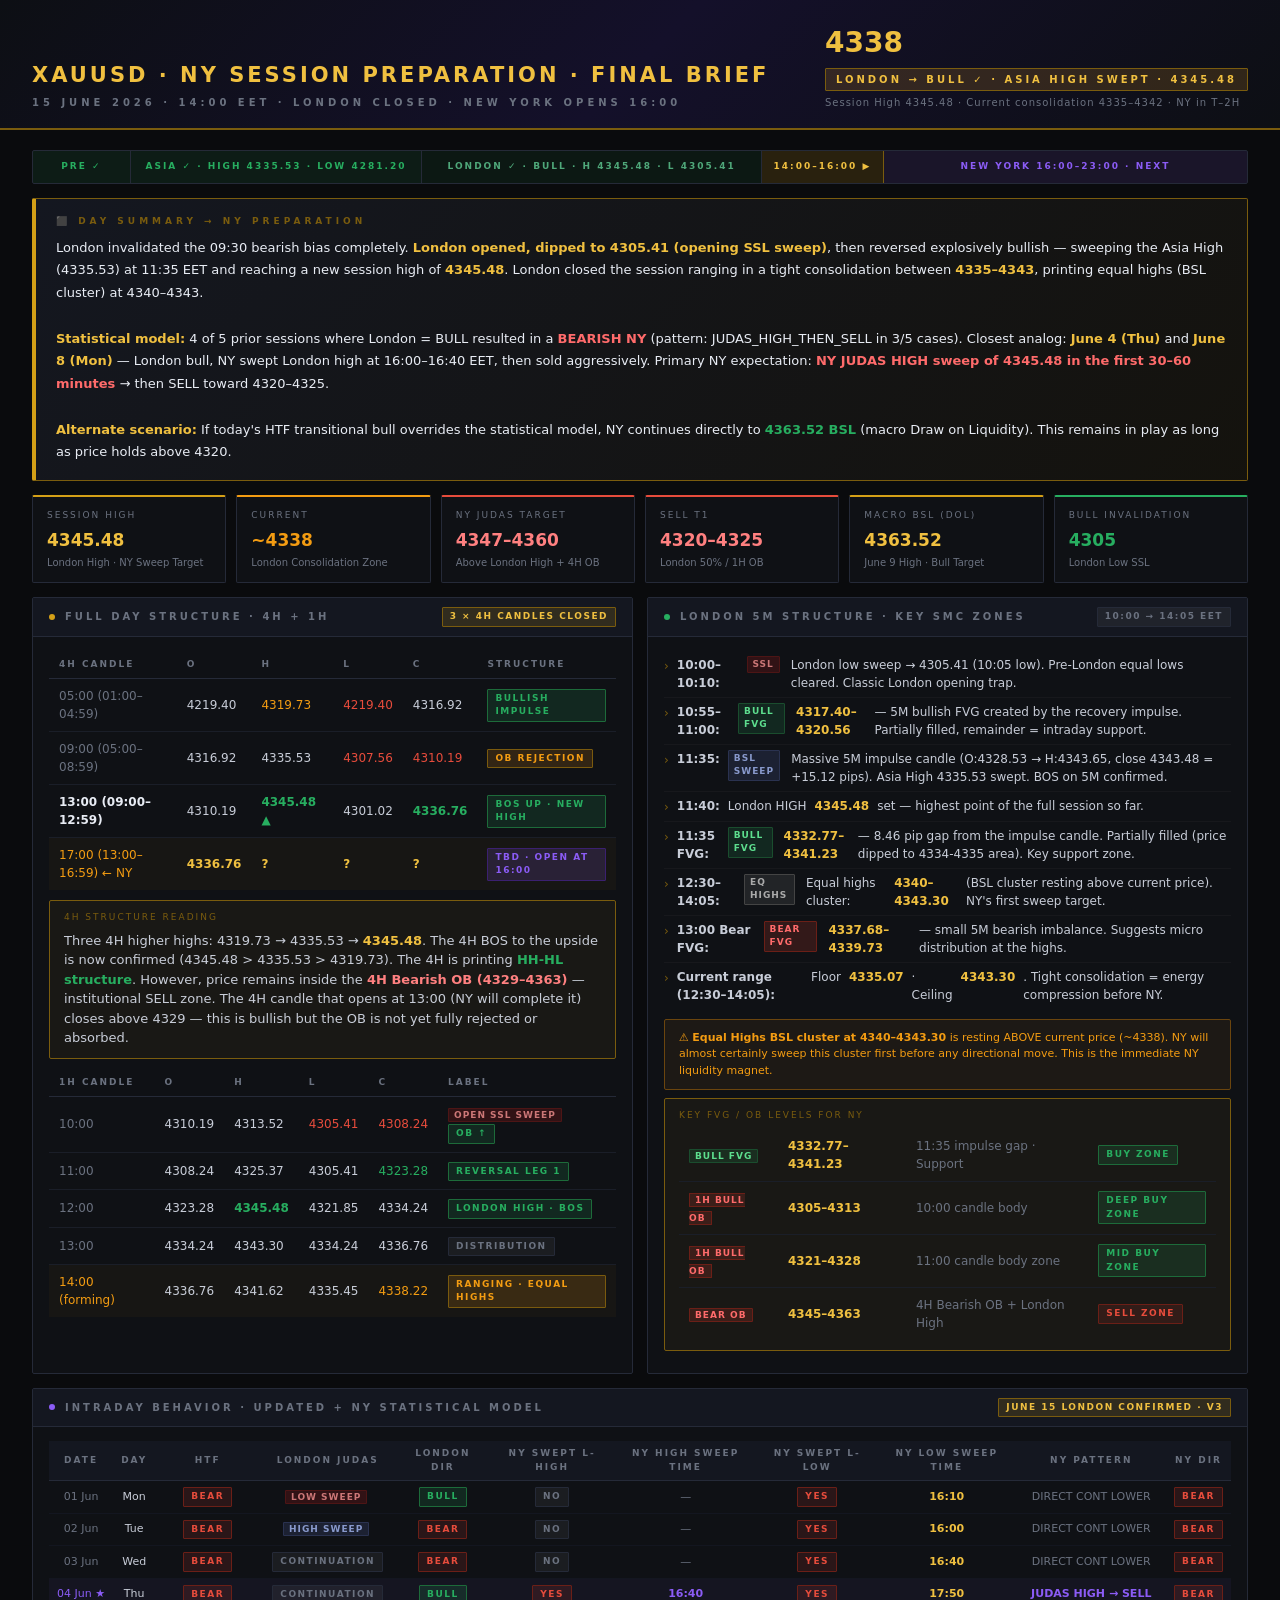
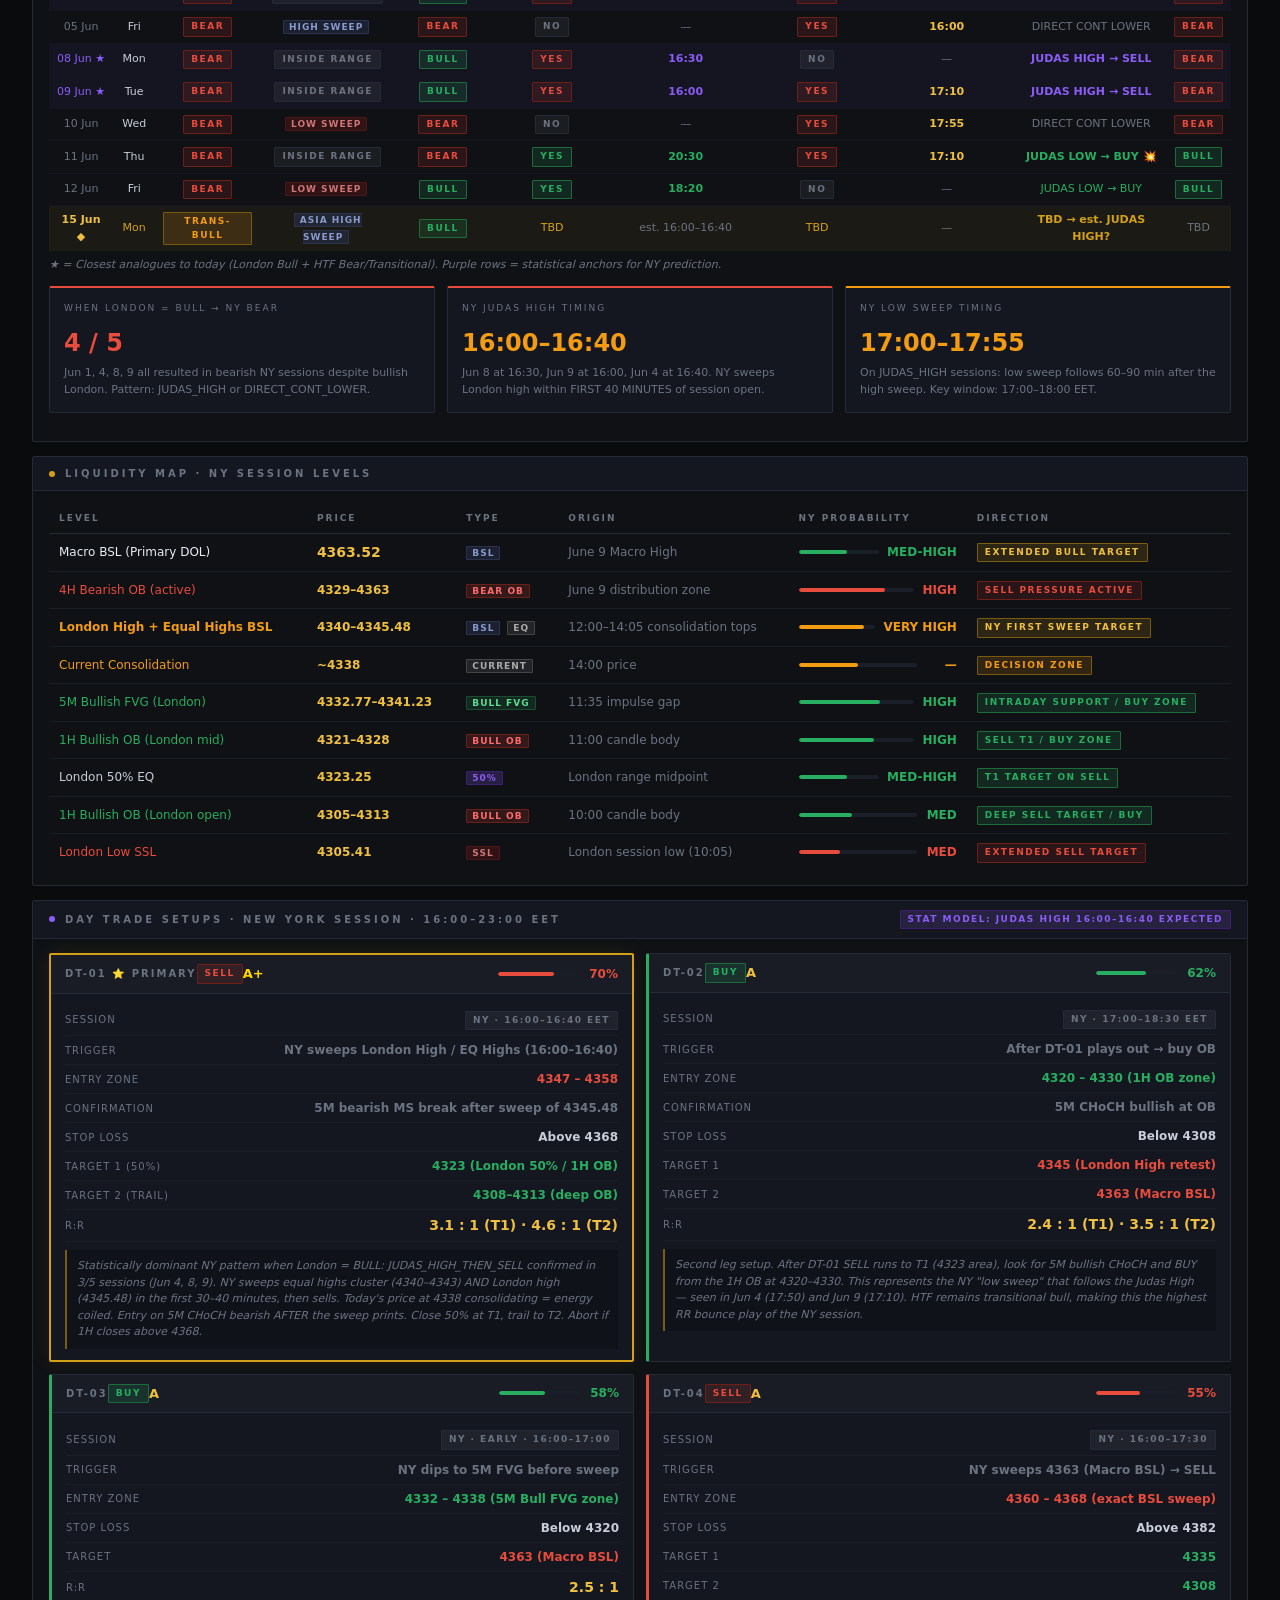
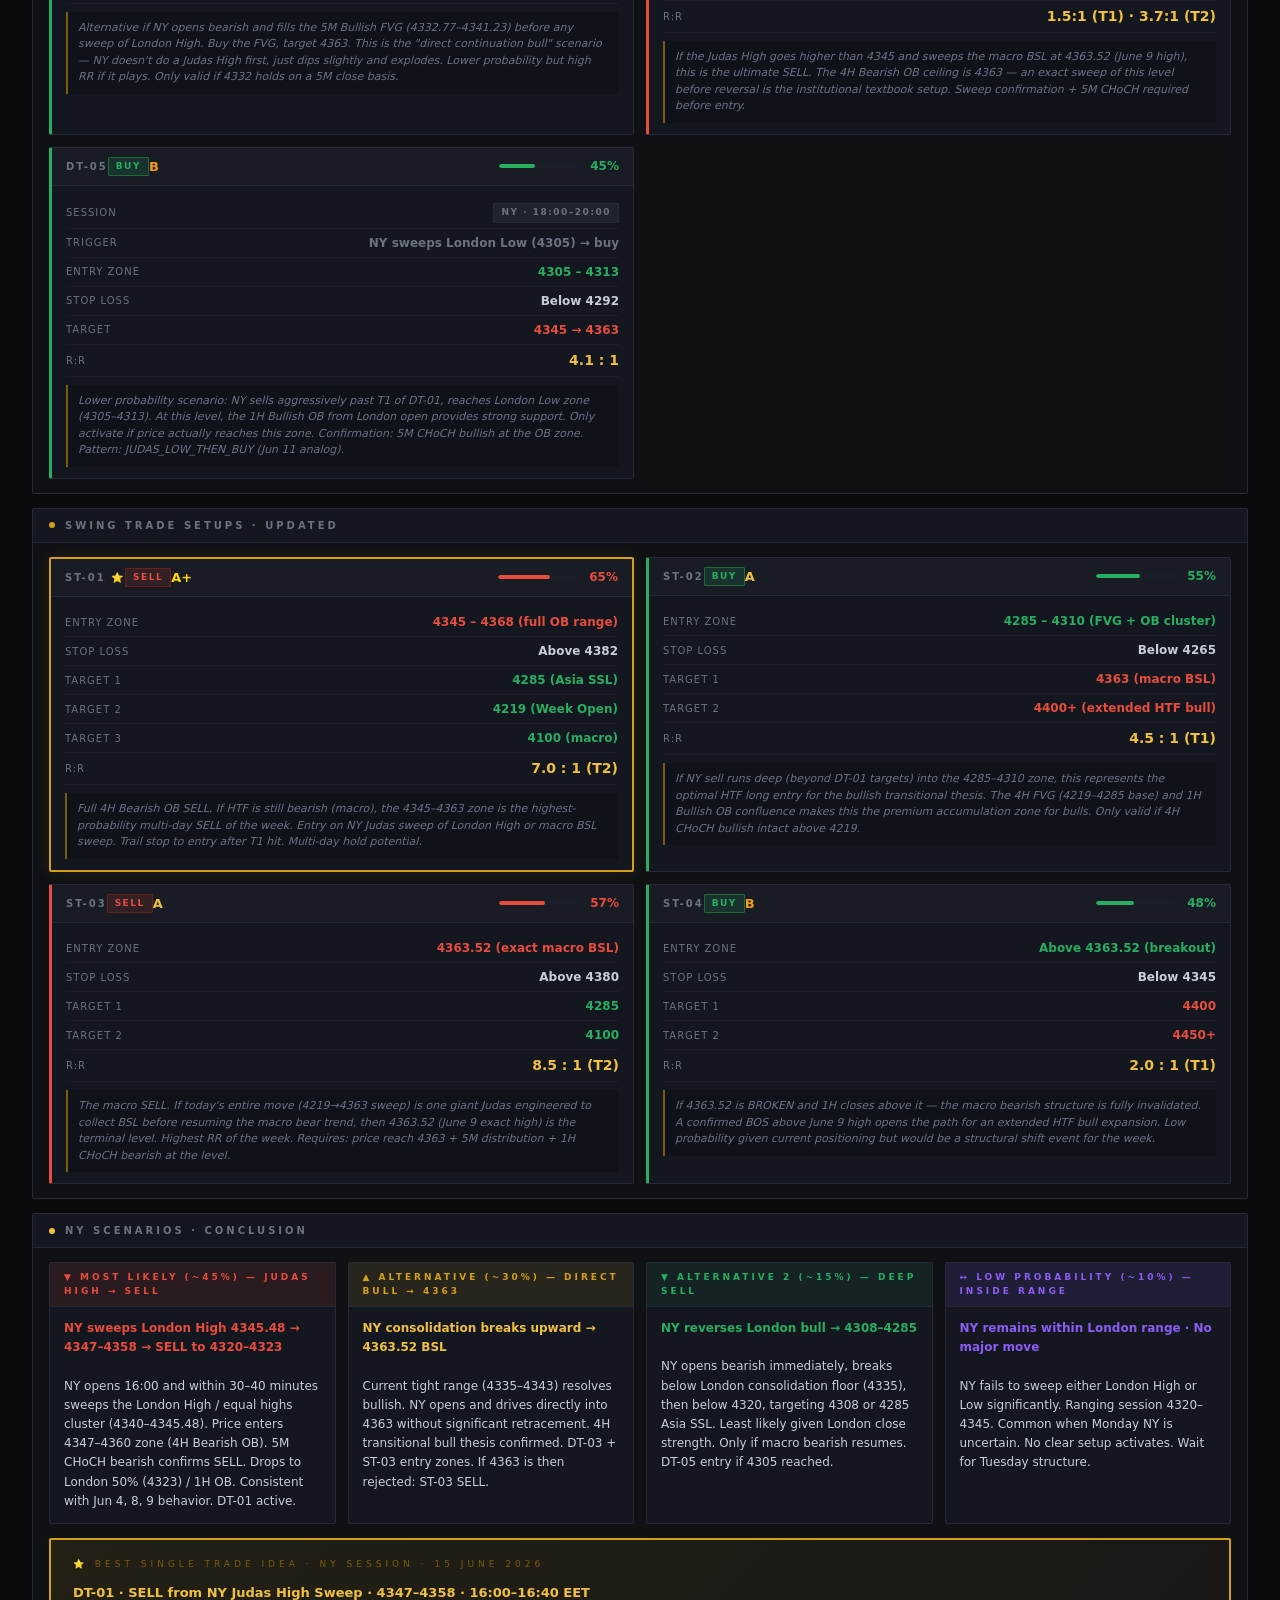
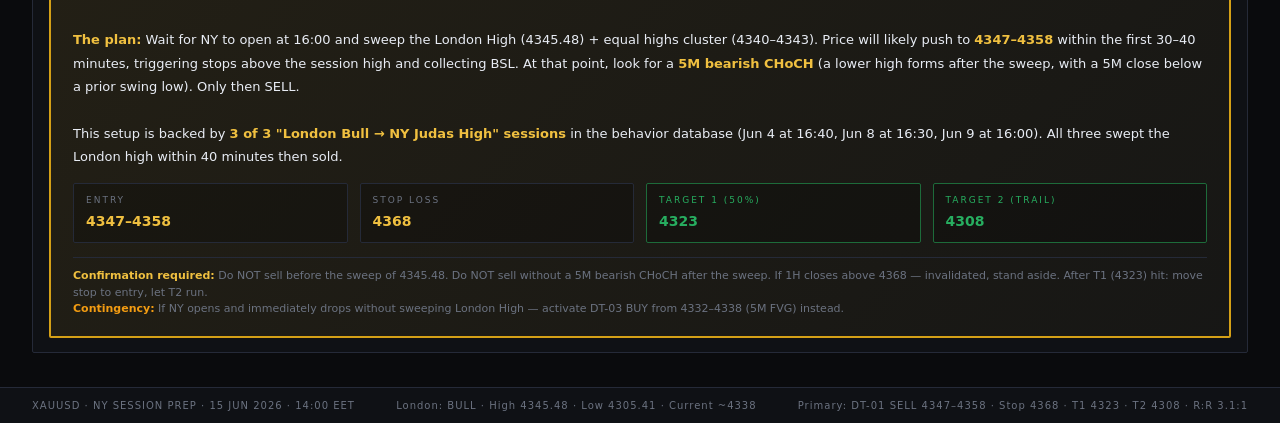
<file: monday/new-york/xauusd/15-06-2026.html>
<!DOCTYPE html>
<html lang="en">
<head>
<meta charset="UTF-8">
<meta name="viewport" content="width=device-width, initial-scale=1.0">
<title>XAUUSD · NY Prep · 15 JUN 2026 · 14:00 EET</title>
<style>
  :root{
    --bg:#0a0b0d;--bg2:#0f1115;--bg3:#141720;--bg4:#1a1e28;
    --border:#252a38;
    --gold:#d4a017;--gold2:#f0c040;--gold-dim:#7a5c0e;
    --red:#c0392b;--red2:#e74c3c;--red-dim:#6b1f17;
    --green:#1d6b3a;--green2:#27ae60;--green-dim:#0f3a1e;
    --text:#c8cdd8;--text-dim:#6b7280;--text-bright:#e8ecf4;
    --accent:#2a3250;--bull:#27ae60;--bear:#e74c3c;--warn:#f39c12;
    --purple:#8b5cf6;--purple-dim:#3b2070;
  }
  *{margin:0;padding:0;box-sizing:border-box;}
  body{background:var(--bg);color:var(--text);font-family:'Segoe UI',system-ui,sans-serif;font-size:13px;line-height:1.5;}

  /* HEADER */
  .header{background:linear-gradient(135deg,#0d0f14 0%,#14102a 50%,#0d0f14 100%);border-bottom:2px solid var(--gold-dim);padding:22px 32px 18px;display:flex;justify-content:space-between;align-items:flex-end;}
  .header-left h1{font-size:21px;font-weight:700;color:var(--gold2);letter-spacing:3px;text-transform:uppercase;}
  .header-left h2{font-size:10px;color:var(--text-dim);letter-spacing:4px;text-transform:uppercase;margin-top:4px;}
  .header-right .price{font-size:28px;font-weight:700;color:var(--gold2);font-variant-numeric:tabular-nums;}
  .header-right .badge{display:inline-block;background:rgba(245,166,35,0.15);border:1px solid var(--gold-dim);color:var(--gold2);font-size:10px;letter-spacing:3px;padding:3px 10px;text-transform:uppercase;margin-top:4px;}
  .header-right .meta{font-size:10px;color:var(--text-dim);letter-spacing:1px;margin-top:4px;}

  .main{padding:20px 32px;max-width:1440px;margin:0 auto;}
  .grid-2{display:grid;grid-template-columns:1fr 1fr;gap:14px;margin-bottom:14px;}
  .grid-3{display:grid;grid-template-columns:1fr 1fr 1fr;gap:14px;margin-bottom:14px;}
  .full{margin-bottom:14px;}

  .card{background:var(--bg2);border:1px solid var(--border);border-radius:2px;overflow:hidden;}
  .card-header{background:var(--bg3);border-bottom:1px solid var(--border);padding:9px 16px;display:flex;align-items:center;gap:10px;}
  .card-header h3{font-size:10px;font-weight:600;letter-spacing:3px;text-transform:uppercase;color:var(--text-dim);}
  .dot{width:6px;height:6px;border-radius:50%;flex-shrink:0;}
  .card-body{padding:14px 16px;}

  /* SESSION TIMELINE */
  .session-map{display:flex;height:34px;border:1px solid var(--border);border-radius:2px;overflow:hidden;margin-bottom:14px;}
  .seg{display:flex;align-items:center;justify-content:center;font-size:9px;letter-spacing:2px;text-transform:uppercase;font-weight:600;}
  .seg-done{background:rgba(39,174,96,0.10);color:var(--green2);border-right:1px solid var(--border);}
  .seg-done2{background:rgba(39,174,96,0.08);color:#4fa87a;border-right:1px solid var(--border);}
  .seg-active{background:rgba(212,160,23,0.15);color:var(--gold2);border-right:1px solid var(--gold-dim);}
  .seg-pending{background:rgba(139,92,246,0.12);color:var(--purple);border-right:1px solid var(--purple-dim);}
  .seg-pending:last-child{border-right:none;}

  /* EXEC STRIP */
  .exec-strip{background:linear-gradient(135deg,var(--bg3),rgba(212,160,23,0.05));border:1px solid var(--gold-dim);border-left:4px solid var(--gold);padding:16px 20px;margin-bottom:14px;border-radius:2px;}
  .exec-label{font-size:9px;letter-spacing:4px;text-transform:uppercase;color:var(--gold-dim);margin-bottom:8px;font-weight:700;}
  .exec-text{font-size:13px;color:var(--text-bright);line-height:1.75;}
  .exec-text strong{color:var(--gold2);}
  .exec-text .bear-str{color:#ff6b6b;font-weight:700;}
  .exec-text .bull-str{color:var(--green2);font-weight:700;}
  .exec-text .warn-str{color:var(--warn);}

  /* KPI */
  .kpi-row{display:grid;grid-template-columns:repeat(6,1fr);gap:10px;margin-bottom:14px;}
  .kpi{background:var(--bg2);border:1px solid var(--border);padding:12px 14px;border-radius:2px;}
  .kpi-label{font-size:9px;letter-spacing:2px;text-transform:uppercase;color:var(--text-dim);margin-bottom:5px;}
  .kpi-value{font-size:17px;font-weight:700;font-variant-numeric:tabular-nums;color:var(--text-bright);}
  .kpi-sub{font-size:10px;color:var(--text-dim);margin-top:2px;}
  .kpi.bear-kpi{border-top:2px solid var(--bear);}
  .kpi.gold-kpi{border-top:2px solid var(--gold);}
  .kpi.warn-kpi{border-top:2px solid var(--warn);}
  .kpi.bull-kpi{border-top:2px solid var(--bull);}
  .kpi.purple-kpi{border-top:2px solid var(--purple);}

  /* TABLE */
  .lvl-table{width:100%;border-collapse:collapse;}
  .lvl-table th{font-size:9px;letter-spacing:2px;text-transform:uppercase;color:var(--text-dim);font-weight:600;padding:7px 10px;border-bottom:1px solid var(--border);text-align:left;}
  .lvl-table td{padding:8px 10px;border-bottom:1px solid #1a1e28;font-size:12px;font-variant-numeric:tabular-nums;}
  .lvl-table tr:last-child td{border-bottom:none;}
  .lvl-table tr:hover td{background:rgba(255,255,255,0.02);}
  .pv{color:var(--gold2);font-weight:600;}
  .bt{color:var(--green2);}
  .br{color:var(--red2);}
  .wt{color:var(--warn);}
  .dt{color:var(--text-dim);}
  .brt{color:var(--text-bright);}

  /* BADGE / TAG */
  .badge{display:inline-block;font-size:9px;font-weight:700;letter-spacing:1.5px;text-transform:uppercase;padding:2px 7px;border-radius:1px;}
  .bb{background:rgba(39,174,96,0.15);color:var(--green2);border:1px solid var(--green);}
  .br2{background:rgba(192,57,43,0.15);color:var(--red2);border:1px solid var(--red-dim);}
  .bw{background:rgba(243,156,18,0.15);color:var(--warn);border:1px solid #7a5a0e;}
  .bg{background:rgba(212,160,23,0.15);color:var(--gold2);border:1px solid var(--gold-dim);}
  .bd{background:rgba(255,255,255,0.05);color:var(--text-dim);border:1px solid var(--border);}
  .bp{background:rgba(139,92,246,0.15);color:var(--purple);border:1px solid var(--purple-dim);}

  .tag{font-size:9px;padding:1px 5px;border-radius:1px;margin-right:3px;font-weight:600;letter-spacing:1px;}
  .t-ob{background:rgba(192,57,43,0.2);color:#ff6b6b;border:1px solid #6b1f17;}
  .t-fvg{background:rgba(39,174,96,0.15);color:#5dde8e;border:1px solid #1a4d2e;}
  .t-bsl{background:rgba(42,50,80,0.5);color:#8899cc;border:1px solid #2a3250;}
  .t-ssl{background:rgba(100,20,20,0.4);color:#cc7777;border:1px solid #4d1515;}
  .t-eq{background:rgba(80,80,80,0.3);color:#aaa;border:1px solid #444;}
  .t-fib{background:rgba(139,92,246,0.2);color:var(--purple);border:1px solid var(--purple-dim);}

  /* PROB BAR */
  .pb-wrap{display:flex;align-items:center;gap:8px;}
  .pb-track{flex:1;height:4px;background:var(--bg4);border-radius:2px;overflow:hidden;min-width:60px;}
  .pb-fill{height:100%;border-radius:2px;}
  .pv-num{font-size:12px;font-weight:700;min-width:32px;text-align:right;font-variant-numeric:tabular-nums;}

  /* SETUP CARDS */
  .setup-grid{display:grid;grid-template-columns:1fr 1fr;gap:12px;}
  .setup-grid-3{display:grid;grid-template-columns:1fr 1fr 1fr;gap:12px;}
  .sc{background:var(--bg3);border:1px solid var(--border);border-radius:2px;overflow:hidden;}
  .sc.bull-s{border-left:3px solid var(--bull);}
  .sc.bear-s{border-left:3px solid var(--bear);}
  .sc.gold-s{border:2px solid var(--gold);box-shadow:0 0 20px rgba(212,160,23,0.10);}
  .sc-head{display:flex;align-items:center;justify-content:space-between;padding:9px 14px;background:rgba(255,255,255,0.02);border-bottom:1px solid var(--border);}
  .sc-id{font-size:10px;letter-spacing:2px;color:var(--text-dim);font-weight:600;}
  .sc-body{padding:11px 14px;}
  .sc-row{display:flex;justify-content:space-between;align-items:center;padding:5px 0;border-bottom:1px solid rgba(255,255,255,0.03);}
  .sc-row:last-child{border-bottom:none;}
  .sc-key{font-size:10px;color:var(--text-dim);text-transform:uppercase;letter-spacing:1px;}
  .sc-val{font-size:12px;font-weight:600;font-variant-numeric:tabular-nums;}
  .rat{background:rgba(0,0,0,0.2);border-left:2px solid var(--gold-dim);padding:8px 10px;margin-top:8px;font-size:11px;color:var(--text-dim);line-height:1.5;font-style:italic;}
  .rr-val{color:var(--gold2);font-weight:700;font-size:14px;}
  .ga{color:#ffd700;font-weight:800;font-size:13px;}
  .gA{color:var(--gold2);font-weight:700;}
  .gB{color:var(--warn);font-weight:600;}

  /* BEHAVIOR TABLE */
  .beh-t{width:100%;border-collapse:collapse;font-size:11px;}
  .beh-t th{font-size:9px;letter-spacing:2px;text-transform:uppercase;color:var(--text-dim);font-weight:600;padding:6px 8px;border-bottom:1px solid var(--border);text-align:center;background:var(--bg3);}
  .beh-t td{padding:6px 8px;border-bottom:1px solid #131620;text-align:center;font-variant-numeric:tabular-nums;}
  .beh-t tr:last-child td{background:rgba(212,160,23,0.06);border-bottom:none;}
  .beh-t tr.today-row td{background:rgba(212,160,23,0.06);}
  .beh-t tr.analog-row td{background:rgba(139,92,246,0.05);}

  /* STAT BOX */
  .stat-grid{display:grid;grid-template-columns:1fr 1fr 1fr;gap:12px;margin-bottom:14px;}
  .stat-box{background:var(--bg3);border:1px solid var(--border);border-radius:2px;padding:14px;}
  .stat-box .sb-title{font-size:9px;letter-spacing:2px;text-transform:uppercase;color:var(--text-dim);margin-bottom:10px;}
  .stat-box .sb-num{font-size:24px;font-weight:800;font-variant-numeric:tabular-nums;margin-bottom:4px;}
  .stat-box .sb-desc{font-size:11px;color:var(--text-dim);line-height:1.5;}
  .stat-box.bear-s{border-top:2px solid var(--bear);}
  .stat-box.bull-s{border-top:2px solid var(--bull);}
  .stat-box.warn-s{border-top:2px solid var(--warn);}

  /* SCENARIO */
  .scenario-grid{display:grid;grid-template-columns:1fr 1fr 1fr 1fr;gap:12px;margin-bottom:14px;}
  .scen{background:var(--bg3);border:1px solid var(--border);border-radius:2px;overflow:hidden;}
  .scen .scen-head{padding:8px 14px;font-size:9px;letter-spacing:3px;text-transform:uppercase;font-weight:700;border-bottom:1px solid var(--border);}
  .scen .scen-body{padding:12px 14px;font-size:12px;line-height:1.6;color:var(--text);}
  .scen.s1 .scen-head{background:rgba(192,57,43,0.12);color:var(--red2);}
  .scen.s2 .scen-head{background:rgba(212,160,23,0.10);color:var(--gold);}
  .scen.s3 .scen-head{background:rgba(39,174,96,0.08);color:var(--green2);}
  .scen.s4 .scen-head{background:rgba(139,92,246,0.10);color:var(--purple);}

  /* BEST TRADE */
  .best-trade{background:linear-gradient(135deg,rgba(212,160,23,0.10),rgba(212,160,23,0.04));border:2px solid var(--gold);padding:18px 22px;border-radius:2px;}
  .bt-label{font-size:9px;letter-spacing:4px;text-transform:uppercase;color:var(--gold-dim);margin-bottom:10px;}
  .bt-content{font-size:13px;color:var(--text-bright);line-height:1.8;}
  .bt-content strong{color:var(--gold2);}
  .bt-entry-grid{display:grid;grid-template-columns:repeat(4,1fr);gap:12px;margin-top:14px;}
  .bt-entry{background:rgba(0,0,0,0.25);border:1px solid var(--border);padding:10px 12px;border-radius:2px;}
  .bt-entry .be-label{font-size:9px;letter-spacing:2px;text-transform:uppercase;color:var(--text-dim);margin-bottom:4px;}
  .bt-entry .be-val{font-size:14px;font-weight:700;font-variant-numeric:tabular-nums;color:var(--gold2);}

  ul.smc-list{list-style:none;padding:0;}
  ul.smc-list li{padding:5px 0;border-bottom:1px solid rgba(255,255,255,0.03);font-size:12px;display:flex;align-items:flex-start;gap:8px;}
  ul.smc-list li:last-child{border-bottom:none;}
  ul.smc-list li::before{content:'›';color:var(--gold-dim);flex-shrink:0;margin-top:1px;}

  .hl-box{background:rgba(212,160,23,0.05);border:1px solid var(--gold-dim);padding:10px 14px;border-radius:2px;margin:8px 0;}
  .bear-box{background:rgba(192,57,43,0.07);border:1px solid var(--red-dim);padding:10px 14px;border-radius:2px;margin:8px 0;}
  .bull-box{background:rgba(39,174,96,0.06);border:1px solid var(--green);padding:10px 14px;border-radius:2px;margin:8px 0;}
  .warn-box{background:rgba(243,156,18,0.06);border:1px solid #6b450e;padding:10px 14px;border-radius:2px;margin:8px 0;font-size:11px;color:var(--warn);}
  .purple-box{background:rgba(139,92,246,0.06);border:1px solid var(--purple-dim);padding:10px 14px;border-radius:2px;margin:8px 0;}

  .footer{border-top:1px solid var(--border);padding:10px 32px;display:flex;justify-content:space-between;background:var(--bg2);}
  .footer span{font-size:10px;color:var(--text-dim);letter-spacing:1px;}

  .note{font-size:11px;color:var(--text-dim);font-style:italic;margin-top:6px;}
</style>
</head>
<body>

<!-- HEADER -->
<div class="header">
  <div class="header-left">
    <h1>XAUUSD · NY Session Preparation · FINAL BRIEF</h1>
    <h2>15 June 2026 · 14:00 EET · London Closed · New York Opens 16:00</h2>
  </div>
  <div class="header-right">
    <div class="price">4338</div>
    <div class="badge">London → BULL ✓ · Asia High Swept · 4345.48</div>
    <div class="meta">Session High 4345.48 · Current consolidation 4335–4342 · NY in T–2H</div>
  </div>
</div>

<div class="main">

<!-- SESSION MAP -->
<div class="session-map">
  <div class="seg seg-done" style="flex:0.4">Pre ✓</div>
  <div class="seg seg-done" style="flex:1.2">Asia ✓ · High 4335.53 · Low 4281.20</div>
  <div class="seg seg-done2" style="flex:1.4">London ✓ · BULL · H 4345.48 · L 4305.41</div>
  <div class="seg seg-active" style="flex:0.5">14:00–16:00 ▶</div>
  <div class="seg seg-pending" style="flex:1.5">New York 16:00–23:00 · NEXT</div>
</div>

<!-- EXEC SUMMARY -->
<div class="exec-strip">
  <div class="exec-label">⬛ Day Summary → NY Preparation</div>
  <div class="exec-text">
    London invalidated the 09:30 bearish bias completely. <strong>London opened, dipped to 4305.41 (opening SSL sweep)</strong>, then reversed explosively bullish — sweeping the Asia High (4335.53) at 11:35 EET and reaching a new session high of <strong>4345.48</strong>. London closed the session ranging in a tight consolidation between <strong class="wt">4335–4343</strong>, printing equal highs (BSL cluster) at 4340–4343.
    <br><br>
    <strong>Statistical model:</strong> 4 of 5 prior sessions where London = BULL resulted in a <span class="bear-str">BEARISH NY</span> (pattern: JUDAS_HIGH_THEN_SELL in 3/5 cases). Closest analog: <strong>June 4 (Thu)</strong> and <strong>June 8 (Mon)</strong> — London bull, NY swept London high at 16:00–16:40 EET, then sold aggressively. Primary NY expectation: <span class="bear-str">NY JUDAS HIGH sweep of 4345.48 in the first 30–60 minutes</span> → then SELL toward 4320–4325.
    <br><br>
    <strong>Alternate scenario:</strong> If today's HTF transitional bull overrides the statistical model, NY continues directly to <span class="bull-str">4363.52 BSL</span> (macro Draw on Liquidity). This remains in play as long as price holds above 4320.
  </div>
</div>

<!-- KPI -->
<div class="kpi-row">
  <div class="kpi gold-kpi">
    <div class="kpi-label">Session High</div>
    <div class="kpi-value" style="color:var(--gold2)">4345.48</div>
    <div class="kpi-sub">London High · NY Sweep Target</div>
  </div>
  <div class="kpi warn-kpi">
    <div class="kpi-label">Current</div>
    <div class="kpi-value" style="color:var(--warn)">~4338</div>
    <div class="kpi-sub">London Consolidation Zone</div>
  </div>
  <div class="kpi bear-kpi">
    <div class="kpi-label">NY Judas Target</div>
    <div class="kpi-value" style="color:#ff8080">4347–4360</div>
    <div class="kpi-sub">Above London High + 4H OB</div>
  </div>
  <div class="kpi bear-kpi">
    <div class="kpi-label">SELL T1</div>
    <div class="kpi-value" style="color:#ff8080">4320–4325</div>
    <div class="kpi-sub">London 50% / 1H OB</div>
  </div>
  <div class="kpi gold-kpi">
    <div class="kpi-label">Macro BSL (DOL)</div>
    <div class="kpi-value" style="color:var(--gold2)">4363.52</div>
    <div class="kpi-sub">June 9 High · Bull Target</div>
  </div>
  <div class="kpi bull-kpi">
    <div class="kpi-label">Bull Invalidation</div>
    <div class="kpi-value" style="color:var(--green2)">4305</div>
    <div class="kpi-sub">London Low SSL</div>
  </div>
</div>

<!-- DAY RECAP -->
<div class="grid-2">
<div class="card">
  <div class="card-header">
    <div class="dot" style="background:var(--gold)"></div>
    <h3>Full Day Structure · 4H + 1H</h3>
    <span class="badge bg" style="margin-left:auto">3 × 4H CANDLES CLOSED</span>
  </div>
  <div class="card-body">
    <table class="lvl-table">
      <tr><th>4H Candle</th><th>O</th><th>H</th><th>L</th><th>C</th><th>Structure</th></tr>
      <tr>
        <td class="dt">05:00 (01:00–04:59)</td>
        <td>4219.40</td><td class="wt">4319.73</td><td class="br">4219.40</td><td>4316.92</td>
        <td><span class="badge bb">BULLISH IMPULSE</span></td>
      </tr>
      <tr>
        <td class="dt">09:00 (05:00–08:59)</td>
        <td>4316.92</td><td>4335.53</td><td class="br">4307.56</td><td class="br">4310.19</td>
        <td><span class="badge bw">OB REJECTION</span></td>
      </tr>
      <tr>
        <td class="brt" style="font-weight:600">13:00 (09:00–12:59)</td>
        <td>4310.19</td>
        <td class="bt" style="font-weight:700">4345.48 ▲</td>
        <td>4301.02</td>
        <td class="bt" style="font-weight:700">4336.76</td>
        <td><span class="badge bb">BOS UP · NEW HIGH</span></td>
      </tr>
      <tr style="background:rgba(212,160,23,0.04)">
        <td class="wt">17:00 (13:00–16:59) ← NY</td>
        <td class="pv">4336.76</td><td class="pv">?</td><td class="pv">?</td><td class="pv">?</td>
        <td><span class="badge bp">TBD · OPEN AT 16:00</span></td>
      </tr>
    </table>

    <div class="hl-box" style="margin-top:10px">
      <div style="font-size:9px;letter-spacing:2px;color:var(--gold-dim);text-transform:uppercase;margin-bottom:6px">4H Structure Reading</div>
      Three 4H higher highs: 4319.73 → 4335.53 → <strong style="color:var(--gold2)">4345.48</strong>. The 4H BOS to the upside is now confirmed (4345.48 > 4335.53 > 4319.73). The 4H is printing <strong style="color:var(--green2)">HH-HL structure</strong>. However, price remains inside the <strong style="color:#ff8080">4H Bearish OB (4329–4363)</strong> — institutional SELL zone. The 4H candle that opens at 13:00 (NY will complete it) closes above 4329 — this is bullish but the OB is not yet fully rejected or absorbed.
    </div>

    <table class="lvl-table" style="margin-top:10px">
      <tr><th>1H Candle</th><th>O</th><th>H</th><th>L</th><th>C</th><th>Label</th></tr>
      <tr><td class="dt">10:00</td><td>4310.19</td><td>4313.52</td><td class="br">4305.41</td><td class="br">4308.24</td><td><span class="tag t-ssl">OPEN SSL SWEEP</span> <span class="badge bb">OB ↑</span></td></tr>
      <tr><td class="dt">11:00</td><td>4308.24</td><td>4325.37</td><td>4305.41</td><td class="bt">4323.28</td><td><span class="badge bb">REVERSAL LEG 1</span></td></tr>
      <tr><td class="dt">12:00</td><td>4323.28</td><td class="bt" style="font-weight:700">4345.48</td><td>4321.85</td><td>4334.24</td><td><span class="badge bb">LONDON HIGH · BOS</span></td></tr>
      <tr><td class="dt">13:00</td><td>4334.24</td><td>4343.30</td><td>4334.24</td><td>4336.76</td><td><span class="badge bd">DISTRIBUTION</span></td></tr>
      <tr style="background:rgba(212,160,23,0.04)"><td class="wt">14:00 (forming)</td><td>4336.76</td><td>4341.62</td><td>4335.45</td><td class="wt">4338.22</td><td><span class="badge bw">RANGING · EQUAL HIGHS</span></td></tr>
    </table>
  </div>
</div>

<!-- 5M LONDON STRUCTURE -->
<div class="card">
  <div class="card-header">
    <div class="dot" style="background:var(--green2)"></div>
    <h3>London 5M Structure · Key SMC Zones</h3>
    <span class="badge bd" style="margin-left:auto">10:00 → 14:05 EET</span>
  </div>
  <div class="card-body">
    <ul class="smc-list">
      <li><strong>10:00–10:10:</strong> <span class="tag t-ssl">SSL</span> London low sweep → 4305.41 (10:05 low). Pre-London equal lows cleared. Classic London opening trap.</li>
      <li><strong>10:55–11:00:</strong> <span class="tag t-fvg">BULL FVG</span> <span class="pv">4317.40–4320.56</span> — 5M bullish FVG created by the recovery impulse. Partially filled, remainder = intraday support.</li>
      <li><strong>11:35:</strong> <span class="tag t-bsl">BSL SWEEP</span> Massive 5M impulse candle (O:4328.53 → H:4343.65, close 4343.48 = +15.12 pips). Asia High 4335.53 swept. BOS on 5M confirmed.</li>
      <li><strong>11:40:</strong> London HIGH <strong class="pv">4345.48</strong> set — highest point of the full session so far.</li>
      <li><strong>11:35 FVG:</strong> <span class="tag t-fvg">BULL FVG</span> <span class="pv">4332.77–4341.23</span> — 8.46 pip gap from the impulse candle. Partially filled (price dipped to 4334-4335 area). Key support zone.</li>
      <li><strong>12:30–14:05:</strong> <span class="tag t-eq">EQ HIGHS</span> Equal highs cluster: <span class="pv">4340–4343.30</span> (BSL cluster resting above current price). NY's first sweep target.</li>
      <li><strong>13:00 Bear FVG:</strong> <span class="tag t-ob">BEAR FVG</span> <span class="pv">4337.68–4339.73</span> — small 5M bearish imbalance. Suggests micro distribution at the highs.</li>
      <li><strong>Current range (12:30–14:05):</strong> Floor <span class="pv">4335.07</span> · Ceiling <span class="pv">4343.30</span>. Tight consolidation = energy compression before NY.</li>
    </ul>

    <div class="warn-box" style="margin-top:10px">
      ⚠ <strong>Equal Highs BSL cluster at 4340–4343.30</strong> is resting ABOVE current price (~4338). NY will almost certainly sweep this cluster first before any directional move. This is the immediate NY liquidity magnet.
    </div>

    <div class="hl-box">
      <div style="font-size:9px;letter-spacing:2px;color:var(--gold-dim);text-transform:uppercase;margin-bottom:6px">Key FVG / OB Levels for NY</div>
      <table class="lvl-table" style="margin-top:0">
        <tr>
          <td><span class="tag t-fvg">BULL FVG</span></td>
          <td class="pv">4332.77–4341.23</td>
          <td class="dt">11:35 impulse gap · Support</td>
          <td><span class="badge bb">BUY ZONE</span></td>
        </tr>
        <tr>
          <td><span class="tag t-ob">1H BULL OB</span></td>
          <td class="pv">4305–4313</td>
          <td class="dt">10:00 candle body</td>
          <td><span class="badge bb">DEEP BUY ZONE</span></td>
        </tr>
        <tr>
          <td><span class="tag t-ob">1H BULL OB</span></td>
          <td class="pv">4321–4328</td>
          <td class="dt">11:00 candle body zone</td>
          <td><span class="badge bb">MID BUY ZONE</span></td>
        </tr>
        <tr>
          <td><span class="tag t-ob">BEAR OB</span></td>
          <td class="pv">4345–4363</td>
          <td class="dt">4H Bearish OB + London High</td>
          <td><span class="badge br2">SELL ZONE</span></td>
        </tr>
      </table>
    </div>
  </div>
</div>
</div>

<!-- BEHAVIOR TABLE + STATS -->
<div class="card full">
  <div class="card-header">
    <div class="dot" style="background:var(--purple)"></div>
    <h3>Intraday Behavior · Updated + NY Statistical Model</h3>
    <span class="badge bg" style="margin-left:auto">June 15 London Confirmed · v3</span>
  </div>
  <div class="card-body">
    <table class="beh-t">
      <tr>
        <th>Date</th><th>Day</th><th>HTF</th>
        <th>London Judas</th><th>London Dir</th>
        <th>NY Swept L-High</th><th>NY High Sweep Time</th>
        <th>NY Swept L-Low</th><th>NY Low Sweep Time</th>
        <th>NY Pattern</th><th>NY Dir</th>
      </tr>
      <tr><td class="dt">01 Jun</td><td>Mon</td><td><span class="badge br2">BEAR</span></td>
        <td><span class="tag t-ssl">LOW SWEEP</span></td><td><span class="badge bb">BULL</span></td>
        <td><span class="badge bd">NO</span></td><td class="dt">—</td>
        <td><span class="badge br2">YES</span></td><td class="pv">16:10</td>
        <td class="dt">DIRECT CONT LOWER</td><td><span class="badge br2">BEAR</span></td></tr>
      <tr><td class="dt">02 Jun</td><td>Tue</td><td><span class="badge br2">BEAR</span></td>
        <td><span class="tag t-bsl">HIGH SWEEP</span></td><td><span class="badge br2">BEAR</span></td>
        <td><span class="badge bd">NO</span></td><td class="dt">—</td>
        <td><span class="badge br2">YES</span></td><td class="pv">16:00</td>
        <td class="dt">DIRECT CONT LOWER</td><td><span class="badge br2">BEAR</span></td></tr>
      <tr><td class="dt">03 Jun</td><td>Wed</td><td><span class="badge br2">BEAR</span></td>
        <td><span class="badge bd">CONTINUATION</span></td><td><span class="badge br2">BEAR</span></td>
        <td><span class="badge bd">NO</span></td><td class="dt">—</td>
        <td><span class="badge br2">YES</span></td><td class="pv">16:40</td>
        <td class="dt">DIRECT CONT LOWER</td><td><span class="badge br2">BEAR</span></td></tr>
      <tr class="analog-row"><td class="dt" style="color:var(--purple)">04 Jun ★</td><td>Thu</td><td><span class="badge br2">BEAR</span></td>
        <td><span class="badge bd">CONTINUATION</span></td><td><span class="badge bb">BULL</span></td>
        <td><span class="badge br2">YES</span></td><td class="pv" style="color:var(--purple)">16:40</td>
        <td><span class="badge br2">YES</span></td><td class="pv">17:50</td>
        <td class="dt" style="color:var(--purple);font-weight:600">JUDAS HIGH → SELL</td><td><span class="badge br2">BEAR</span></td></tr>
      <tr><td class="dt">05 Jun</td><td>Fri</td><td><span class="badge br2">BEAR</span></td>
        <td><span class="tag t-bsl">HIGH SWEEP</span></td><td><span class="badge br2">BEAR</span></td>
        <td><span class="badge bd">NO</span></td><td class="dt">—</td>
        <td><span class="badge br2">YES</span></td><td class="pv">16:00</td>
        <td class="dt">DIRECT CONT LOWER</td><td><span class="badge br2">BEAR</span></td></tr>
      <tr class="analog-row"><td class="dt" style="color:var(--purple)">08 Jun ★</td><td>Mon</td><td><span class="badge br2">BEAR</span></td>
        <td><span class="badge bd">INSIDE RANGE</span></td><td><span class="badge bb">BULL</span></td>
        <td><span class="badge br2">YES</span></td><td class="pv" style="color:var(--purple)">16:30</td>
        <td><span class="badge bd">NO</span></td><td class="dt">—</td>
        <td class="dt" style="color:var(--purple);font-weight:600">JUDAS HIGH → SELL</td><td><span class="badge br2">BEAR</span></td></tr>
      <tr class="analog-row"><td class="dt" style="color:var(--purple)">09 Jun ★</td><td>Tue</td><td><span class="badge br2">BEAR</span></td>
        <td><span class="badge bd">INSIDE RANGE</span></td><td><span class="badge bb">BULL</span></td>
        <td><span class="badge br2">YES</span></td><td class="pv" style="color:var(--purple)">16:00</td>
        <td><span class="badge br2">YES</span></td><td class="pv">17:10</td>
        <td class="dt" style="color:var(--purple);font-weight:600">JUDAS HIGH → SELL</td><td><span class="badge br2">BEAR</span></td></tr>
      <tr><td class="dt">10 Jun</td><td>Wed</td><td><span class="badge br2">BEAR</span></td>
        <td><span class="tag t-ssl">LOW SWEEP</span></td><td><span class="badge br2">BEAR</span></td>
        <td><span class="badge bd">NO</span></td><td class="dt">—</td>
        <td><span class="badge br2">YES</span></td><td class="pv">17:55</td>
        <td class="dt">DIRECT CONT LOWER</td><td><span class="badge br2">BEAR</span></td></tr>
      <tr><td class="dt">11 Jun</td><td>Thu</td><td><span class="badge br2">BEAR</span></td>
        <td><span class="badge bd">INSIDE RANGE</span></td><td><span class="badge br2">BEAR</span></td>
        <td><span class="badge bb">YES</span></td><td class="pv bt">20:30</td>
        <td><span class="badge br2">YES</span></td><td class="pv">17:10</td>
        <td class="dt" style="color:var(--green2);font-weight:600">JUDAS LOW → BUY 💥</td><td><span class="badge bb">BULL</span></td></tr>
      <tr><td class="dt">12 Jun</td><td>Fri</td><td><span class="badge br2">BEAR</span></td>
        <td><span class="tag t-ssl">LOW SWEEP</span></td><td><span class="badge bb">BULL</span></td>
        <td><span class="badge bb">YES</span></td><td class="pv bt">18:20</td>
        <td><span class="badge bd">NO</span></td><td class="dt">—</td>
        <td class="dt" style="color:var(--green2)">JUDAS LOW → BUY</td><td><span class="badge bb">BULL</span></td></tr>
      <tr class="today-row">
        <td style="color:var(--gold2);font-weight:700">15 Jun ◆</td><td style="color:var(--gold)">Mon</td>
        <td><span class="badge bw">TRANS-BULL</span></td>
        <td><span class="tag t-bsl">ASIA HIGH SWEEP</span></td>
        <td><span class="badge bb">BULL</span></td>
        <td style="color:var(--gold)">TBD</td><td style="color:var(--text-dim)">est. 16:00–16:40</td>
        <td style="color:var(--gold)">TBD</td><td style="color:var(--text-dim)">—</td>
        <td style="color:var(--gold);font-weight:600">TBD → est. JUDAS HIGH?</td>
        <td style="color:var(--text-dim)">TBD</td>
      </tr>
    </table>

    <div class="note">★ = Closest analogues to today (London Bull + HTF Bear/Transitional). Purple rows = statistical anchors for NY prediction.</div>

    <div class="stat-grid" style="margin-top:12px">
      <div class="stat-box bear-s">
        <div class="sb-title">When London = BULL → NY Bear</div>
        <div class="sb-num" style="color:var(--red2)">4 / 5</div>
        <div class="sb-desc">Jun 1, 4, 8, 9 all resulted in bearish NY sessions despite bullish London. Pattern: JUDAS_HIGH or DIRECT_CONT_LOWER.</div>
      </div>
      <div class="stat-box bear-s">
        <div class="sb-title">NY Judas High Timing</div>
        <div class="sb-num" style="color:var(--warn)">16:00–16:40</div>
        <div class="sb-desc">Jun 8 at 16:30, Jun 9 at 16:00, Jun 4 at 16:40. NY sweeps London high within FIRST 40 MINUTES of session open.</div>
      </div>
      <div class="stat-box warn-s">
        <div class="sb-title">NY Low Sweep Timing</div>
        <div class="sb-num" style="color:var(--warn)">17:00–17:55</div>
        <div class="sb-desc">On JUDAS_HIGH sessions: low sweep follows 60–90 min after the high sweep. Key window: 17:00–18:00 EET.</div>
      </div>
    </div>
  </div>
</div>

<!-- LIQUIDITY MAP FOR NY -->
<div class="card full">
  <div class="card-header">
    <div class="dot" style="background:var(--gold)"></div>
    <h3>Liquidity Map · NY Session Levels</h3>
  </div>
  <div class="card-body">
    <table class="lvl-table">
      <tr><th>Level</th><th>Price</th><th>Type</th><th>Origin</th><th>NY Probability</th><th>Direction</th></tr>
      <tr>
        <td class="brt">Macro BSL (Primary DOL)</td>
        <td class="pv" style="font-size:14px">4363.52</td>
        <td><span class="tag t-bsl">BSL</span></td>
        <td class="dt">June 9 Macro High</td>
        <td><div class="pb-wrap"><div class="pb-track"><div class="pb-fill" style="width:60%;background:var(--bull)"></div></div><span class="pv-num bt">MED-HIGH</span></div></td>
        <td><span class="badge bg">EXTENDED BULL TARGET</span></td>
      </tr>
      <tr>
        <td class="br">4H Bearish OB (active)</td>
        <td class="pv">4329–4363</td>
        <td><span class="tag t-ob">BEAR OB</span></td>
        <td class="dt">June 9 distribution zone</td>
        <td><div class="pb-wrap"><div class="pb-track"><div class="pb-fill" style="width:75%;background:var(--bear)"></div></div><span class="pv-num br">HIGH</span></div></td>
        <td><span class="badge br2">SELL PRESSURE ACTIVE</span></td>
      </tr>
      <tr>
        <td class="wt" style="font-weight:600">London High + Equal Highs BSL</td>
        <td class="pv">4340–4345.48</td>
        <td><span class="tag t-bsl">BSL</span> <span class="tag t-eq">EQ</span></td>
        <td class="dt">12:00–14:05 consolidation tops</td>
        <td><div class="pb-wrap"><div class="pb-track"><div class="pb-fill" style="width:85%;background:var(--warn)"></div></div><span class="pv-num wt">VERY HIGH</span></div></td>
        <td><span class="badge bg">NY FIRST SWEEP TARGET</span></td>
      </tr>
      <tr>
        <td class="wt">Current Consolidation</td>
        <td class="pv">~4338</td>
        <td><span class="tag t-eq">CURRENT</span></td>
        <td class="dt">14:00 price</td>
        <td><div class="pb-wrap"><div class="pb-track"><div class="pb-fill" style="width:50%;background:var(--warn)"></div></div><span class="pv-num wt">—</span></div></td>
        <td><span class="badge bw">DECISION ZONE</span></td>
      </tr>
      <tr>
        <td class="bt">5M Bullish FVG (London)</td>
        <td class="pv">4332.77–4341.23</td>
        <td><span class="tag t-fvg">BULL FVG</span></td>
        <td class="dt">11:35 impulse gap</td>
        <td><div class="pb-wrap"><div class="pb-track"><div class="pb-fill" style="width:70%;background:var(--bull)"></div></div><span class="pv-num bt">HIGH</span></div></td>
        <td><span class="badge bb">INTRADAY SUPPORT / BUY ZONE</span></td>
      </tr>
      <tr>
        <td class="bt">1H Bullish OB (London mid)</td>
        <td class="pv">4321–4328</td>
        <td><span class="tag t-ob">BULL OB</span></td>
        <td class="dt">11:00 candle body</td>
        <td><div class="pb-wrap"><div class="pb-track"><div class="pb-fill" style="width:65%;background:var(--bull)"></div></div><span class="pv-num bt">HIGH</span></div></td>
        <td><span class="badge bb">SELL T1 / BUY ZONE</span></td>
      </tr>
      <tr>
        <td>London 50% EQ</td>
        <td class="pv">4323.25</td>
        <td><span class="tag t-fib">50%</span></td>
        <td class="dt">London range midpoint</td>
        <td><div class="pb-wrap"><div class="pb-track"><div class="pb-fill" style="width:60%;background:var(--bull)"></div></div><span class="pv-num bt">MED-HIGH</span></div></td>
        <td><span class="badge bb">T1 TARGET ON SELL</span></td>
      </tr>
      <tr>
        <td class="bt">1H Bullish OB (London open)</td>
        <td class="pv">4305–4313</td>
        <td><span class="tag t-ob">BULL OB</span></td>
        <td class="dt">10:00 candle body</td>
        <td><div class="pb-wrap"><div class="pb-track"><div class="pb-fill" style="width:45%;background:var(--bull)"></div></div><span class="pv-num bt">MED</span></div></td>
        <td><span class="badge bb">DEEP SELL TARGET / BUY</span></td>
      </tr>
      <tr>
        <td class="br">London Low SSL</td>
        <td class="pv">4305.41</td>
        <td><span class="tag t-ssl">SSL</span></td>
        <td class="dt">London session low (10:05)</td>
        <td><div class="pb-wrap"><div class="pb-track"><div class="pb-fill" style="width:35%;background:var(--bear)"></div></div><span class="pv-num br">MED</span></div></td>
        <td><span class="badge br2">EXTENDED SELL TARGET</span></td>
      </tr>
    </table>
  </div>
</div>

<!-- DAY TRADE SETUPS NY -->
<div class="card full">
  <div class="card-header">
    <div class="dot" style="background:var(--purple)"></div>
    <h3>Day Trade Setups · New York Session · 16:00–23:00 EET</h3>
    <span class="badge bp" style="margin-left:auto">STAT MODEL: JUDAS HIGH 16:00–16:40 EXPECTED</span>
  </div>
  <div class="card-body">
    <div class="setup-grid">

      <!-- DT-01 ★ BEST -->
      <div class="sc bear-s gold-s">
        <div class="sc-head">
          <span class="sc-id">DT-01 ⭐ PRIMARY</span>
          <span class="badge br2">SELL</span>
          <span class="ga">A+</span>
          <div style="margin-left:auto"><div class="pb-wrap"><div class="pb-track" style="min-width:80px"><div class="pb-fill" style="width:70%;background:var(--bear)"></div></div><span class="pv-num br">70%</span></div></div>
        </div>
        <div class="sc-body">
          <div class="sc-row"><span class="sc-key">Session</span><span class="sc-val"><span class="badge bd">NY · 16:00–16:40 EET</span></span></div>
          <div class="sc-row"><span class="sc-key">Trigger</span><span class="sc-val dt">NY sweeps London High / EQ Highs (16:00–16:40)</span></div>
          <div class="sc-row"><span class="sc-key">Entry Zone</span><span class="sc-val br">4347 – 4358</span></div>
          <div class="sc-row"><span class="sc-key">Confirmation</span><span class="sc-val dt">5M bearish MS break after sweep of 4345.48</span></div>
          <div class="sc-row"><span class="sc-key">Stop Loss</span><span class="sc-val">Above 4368</span></div>
          <div class="sc-row"><span class="sc-key">Target 1 (50%)</span><span class="sc-val bt">4323 (London 50% / 1H OB)</span></div>
          <div class="sc-row"><span class="sc-key">Target 2 (trail)</span><span class="sc-val bt">4308–4313 (deep OB)</span></div>
          <div class="sc-row"><span class="sc-key">R:R</span><span class="rr-val">3.1 : 1 (T1) · 4.6 : 1 (T2)</span></div>
          <div class="rat">Statistically dominant NY pattern when London = BULL: JUDAS_HIGH_THEN_SELL confirmed in 3/5 sessions (Jun 4, 8, 9). NY sweeps equal highs cluster (4340–4343) AND London high (4345.48) in the first 30–40 minutes, then sells. Today's price at 4338 consolidating = energy coiled. Entry on 5M CHoCH bearish AFTER the sweep prints. Close 50% at T1, trail to T2. Abort if 1H closes above 4368.</div>
        </div>
      </div>

      <!-- DT-02 -->
      <div class="sc bull-s">
        <div class="sc-head">
          <span class="sc-id">DT-02</span>
          <span class="badge bb">BUY</span>
          <span class="gA">A</span>
          <div style="margin-left:auto"><div class="pb-wrap"><div class="pb-track" style="min-width:80px"><div class="pb-fill" style="width:62%;background:var(--bull)"></div></div><span class="pv-num bt">62%</span></div></div>
        </div>
        <div class="sc-body">
          <div class="sc-row"><span class="sc-key">Session</span><span class="sc-val"><span class="badge bd">NY · 17:00–18:30 EET</span></span></div>
          <div class="sc-row"><span class="sc-key">Trigger</span><span class="sc-val dt">After DT-01 plays out → buy OB</span></div>
          <div class="sc-row"><span class="sc-key">Entry Zone</span><span class="sc-val bt">4320 – 4330 (1H OB zone)</span></div>
          <div class="sc-row"><span class="sc-key">Confirmation</span><span class="sc-val dt">5M CHoCH bullish at OB</span></div>
          <div class="sc-row"><span class="sc-key">Stop Loss</span><span class="sc-val">Below 4308</span></div>
          <div class="sc-row"><span class="sc-key">Target 1</span><span class="sc-val br">4345 (London High retest)</span></div>
          <div class="sc-row"><span class="sc-key">Target 2</span><span class="sc-val br">4363 (Macro BSL)</span></div>
          <div class="sc-row"><span class="sc-key">R:R</span><span class="rr-val">2.4 : 1 (T1) · 3.5 : 1 (T2)</span></div>
          <div class="rat">Second leg setup. After DT-01 SELL runs to T1 (4323 area), look for 5M bullish CHoCH and BUY from the 1H OB at 4320–4330. This represents the NY "low sweep" that follows the Judas High — seen in Jun 4 (17:50) and Jun 9 (17:10). HTF remains transitional bull, making this the highest RR bounce play of the NY session.</div>
        </div>
      </div>

      <!-- DT-03 -->
      <div class="sc bull-s">
        <div class="sc-head">
          <span class="sc-id">DT-03</span>
          <span class="badge bb">BUY</span>
          <span class="gA">A</span>
          <div style="margin-left:auto"><div class="pb-wrap"><div class="pb-track" style="min-width:80px"><div class="pb-fill" style="width:58%;background:var(--bull)"></div></div><span class="pv-num bt">58%</span></div></div>
        </div>
        <div class="sc-body">
          <div class="sc-row"><span class="sc-key">Session</span><span class="sc-val"><span class="badge bd">NY · EARLY · 16:00–17:00</span></span></div>
          <div class="sc-row"><span class="sc-key">Trigger</span><span class="sc-val dt">NY dips to 5M FVG before sweep</span></div>
          <div class="sc-row"><span class="sc-key">Entry Zone</span><span class="sc-val bt">4332 – 4338 (5M Bull FVG zone)</span></div>
          <div class="sc-row"><span class="sc-key">Stop Loss</span><span class="sc-val">Below 4320</span></div>
          <div class="sc-row"><span class="sc-key">Target</span><span class="sc-val br">4363 (Macro BSL)</span></div>
          <div class="sc-row"><span class="sc-key">R:R</span><span class="rr-val">2.5 : 1</span></div>
          <div class="rat">Alternative if NY opens bearish and fills the 5M Bullish FVG (4332.77–4341.23) before any sweep of London High. Buy the FVG, target 4363. This is the "direct continuation bull" scenario — NY doesn't do a Judas High first, just dips slightly and explodes. Lower probability but high RR if it plays. Only valid if 4332 holds on a 5M close basis.</div>
        </div>
      </div>

      <!-- DT-04 -->
      <div class="sc bear-s">
        <div class="sc-head">
          <span class="sc-id">DT-04</span>
          <span class="badge br2">SELL</span>
          <span class="gA">A</span>
          <div style="margin-left:auto"><div class="pb-wrap"><div class="pb-track" style="min-width:80px"><div class="pb-fill" style="width:55%;background:var(--bear)"></div></div><span class="pv-num br">55%</span></div></div>
        </div>
        <div class="sc-body">
          <div class="sc-row"><span class="sc-key">Session</span><span class="sc-val"><span class="badge bd">NY · 16:00–17:30</span></span></div>
          <div class="sc-row"><span class="sc-key">Trigger</span><span class="sc-val dt">NY sweeps 4363 (Macro BSL) → SELL</span></div>
          <div class="sc-row"><span class="sc-key">Entry Zone</span><span class="sc-val br">4360 – 4368 (exact BSL sweep)</span></div>
          <div class="sc-row"><span class="sc-key">Stop Loss</span><span class="sc-val">Above 4382</span></div>
          <div class="sc-row"><span class="sc-key">Target 1</span><span class="sc-val bt">4335</span></div>
          <div class="sc-row"><span class="sc-key">Target 2</span><span class="sc-val bt">4308</span></div>
          <div class="sc-row"><span class="sc-key">R:R</span><span class="rr-val">1.5:1 (T1) · 3.7:1 (T2)</span></div>
          <div class="rat">If the Judas High goes higher than 4345 and sweeps the macro BSL at 4363.52 (June 9 high), this is the ultimate SELL. The 4H Bearish OB ceiling is 4363 — an exact sweep of this level before reversal is the institutional textbook setup. Sweep confirmation + 5M CHoCH required before entry.</div>
        </div>
      </div>

      <!-- DT-05 -->
      <div class="sc bull-s">
        <div class="sc-head">
          <span class="sc-id">DT-05</span>
          <span class="badge bb">BUY</span>
          <span class="gB">B</span>
          <div style="margin-left:auto"><div class="pb-wrap"><div class="pb-track" style="min-width:80px"><div class="pb-fill" style="width:45%;background:var(--bull)"></div></div><span class="pv-num bt">45%</span></div></div>
        </div>
        <div class="sc-body">
          <div class="sc-row"><span class="sc-key">Session</span><span class="sc-val"><span class="badge bd">NY · 18:00–20:00</span></span></div>
          <div class="sc-row"><span class="sc-key">Trigger</span><span class="sc-val dt">NY sweeps London Low (4305) → buy</span></div>
          <div class="sc-row"><span class="sc-key">Entry Zone</span><span class="sc-val bt">4305 – 4313</span></div>
          <div class="sc-row"><span class="sc-key">Stop Loss</span><span class="sc-val">Below 4292</span></div>
          <div class="sc-row"><span class="sc-key">Target</span><span class="sc-val br">4345 → 4363</span></div>
          <div class="sc-row"><span class="sc-key">R:R</span><span class="rr-val">4.1 : 1</span></div>
          <div class="rat">Lower probability scenario: NY sells aggressively past T1 of DT-01, reaches London Low zone (4305–4313). At this level, the 1H Bullish OB from London open provides strong support. Only activate if price actually reaches this zone. Confirmation: 5M CHoCH bullish at the OB zone. Pattern: JUDAS_LOW_THEN_BUY (Jun 11 analog).</div>
        </div>
      </div>

    </div>
  </div>
</div>

<!-- SWING TRADES -->
<div class="card full">
  <div class="card-header">
    <div class="dot" style="background:var(--gold)"></div>
    <h3>Swing Trade Setups · Updated</h3>
  </div>
  <div class="card-body">
    <div class="setup-grid">

      <div class="sc bear-s gold-s">
        <div class="sc-head">
          <span class="sc-id">ST-01 ⭐</span>
          <span class="badge br2">SELL</span>
          <span class="ga">A+</span>
          <div style="margin-left:auto"><div class="pb-wrap"><div class="pb-track" style="min-width:80px"><div class="pb-fill" style="width:65%;background:var(--bear)"></div></div><span class="pv-num br">65%</span></div></div>
        </div>
        <div class="sc-body">
          <div class="sc-row"><span class="sc-key">Entry Zone</span><span class="sc-val br">4345 – 4368 (full OB range)</span></div>
          <div class="sc-row"><span class="sc-key">Stop Loss</span><span class="sc-val">Above 4382</span></div>
          <div class="sc-row"><span class="sc-key">Target 1</span><span class="sc-val bt">4285 (Asia SSL)</span></div>
          <div class="sc-row"><span class="sc-key">Target 2</span><span class="sc-val bt">4219 (Week Open)</span></div>
          <div class="sc-row"><span class="sc-key">Target 3</span><span class="sc-val bt">4100 (macro)</span></div>
          <div class="sc-row"><span class="sc-key">R:R</span><span class="rr-val">7.0 : 1 (T2)</span></div>
          <div class="rat">Full 4H Bearish OB SELL. If HTF is still bearish (macro), the 4345–4363 zone is the highest-probability multi-day SELL of the week. Entry on NY Judas sweep of London High or macro BSL sweep. Trail stop to entry after T1 hit. Multi-day hold potential.</div>
        </div>
      </div>

      <div class="sc bull-s">
        <div class="sc-head">
          <span class="sc-id">ST-02</span>
          <span class="badge bb">BUY</span>
          <span class="gA">A</span>
          <div style="margin-left:auto"><div class="pb-wrap"><div class="pb-track" style="min-width:80px"><div class="pb-fill" style="width:55%;background:var(--bull)"></div></div><span class="pv-num bt">55%</span></div></div>
        </div>
        <div class="sc-body">
          <div class="sc-row"><span class="sc-key">Entry Zone</span><span class="sc-val bt">4285 – 4310 (FVG + OB cluster)</span></div>
          <div class="sc-row"><span class="sc-key">Stop Loss</span><span class="sc-val">Below 4265</span></div>
          <div class="sc-row"><span class="sc-key">Target 1</span><span class="sc-val br">4363 (macro BSL)</span></div>
          <div class="sc-row"><span class="sc-key">Target 2</span><span class="sc-val br">4400+ (extended HTF bull)</span></div>
          <div class="sc-row"><span class="sc-key">R:R</span><span class="rr-val">4.5 : 1 (T1)</span></div>
          <div class="rat">If NY sell runs deep (beyond DT-01 targets) into the 4285–4310 zone, this represents the optimal HTF long entry for the bullish transitional thesis. The 4H FVG (4219–4285 base) and 1H Bullish OB confluence makes this the premium accumulation zone for bulls. Only valid if 4H CHoCH bullish intact above 4219.</div>
        </div>
      </div>

      <div class="sc bear-s">
        <div class="sc-head">
          <span class="sc-id">ST-03</span>
          <span class="badge br2">SELL</span>
          <span class="gA">A</span>
          <div style="margin-left:auto"><div class="pb-wrap"><div class="pb-track" style="min-width:80px"><div class="pb-fill" style="width:57%;background:var(--bear)"></div></div><span class="pv-num br">57%</span></div></div>
        </div>
        <div class="sc-body">
          <div class="sc-row"><span class="sc-key">Entry Zone</span><span class="sc-val br">4363.52 (exact macro BSL)</span></div>
          <div class="sc-row"><span class="sc-key">Stop Loss</span><span class="sc-val">Above 4380</span></div>
          <div class="sc-row"><span class="sc-key">Target 1</span><span class="sc-val bt">4285</span></div>
          <div class="sc-row"><span class="sc-key">Target 2</span><span class="sc-val bt">4100</span></div>
          <div class="sc-row"><span class="sc-key">R:R</span><span class="rr-val">8.5 : 1 (T2)</span></div>
          <div class="rat">The macro SELL. If today's entire move (4219→4363 sweep) is one giant Judas engineered to collect BSL before resuming the macro bear trend, then 4363.52 (June 9 exact high) is the terminal level. Highest RR of the week. Requires: price reach 4363 + 5M distribution + 1H CHoCH bearish at the level.</div>
        </div>
      </div>

      <div class="sc bull-s">
        <div class="sc-head">
          <span class="sc-id">ST-04</span>
          <span class="badge bb">BUY</span>
          <span class="gB">B</span>
          <div style="margin-left:auto"><div class="pb-wrap"><div class="pb-track" style="min-width:80px"><div class="pb-fill" style="width:48%;background:var(--bull)"></div></div><span class="pv-num bt">48%</span></div></div>
        </div>
        <div class="sc-body">
          <div class="sc-row"><span class="sc-key">Entry Zone</span><span class="sc-val bt">Above 4363.52 (breakout)</span></div>
          <div class="sc-row"><span class="sc-key">Stop Loss</span><span class="sc-val">Below 4345</span></div>
          <div class="sc-row"><span class="sc-key">Target 1</span><span class="sc-val br">4400</span></div>
          <div class="sc-row"><span class="sc-key">Target 2</span><span class="sc-val br">4450+</span></div>
          <div class="sc-row"><span class="sc-key">R:R</span><span class="rr-val">2.0 : 1 (T1)</span></div>
          <div class="rat">If 4363.52 is BROKEN and 1H closes above it — the macro bearish structure is fully invalidated. A confirmed BOS above June 9 high opens the path for an extended HTF bull expansion. Low probability given current positioning but would be a structural shift event for the week.</div>
        </div>
      </div>
    </div>
  </div>
</div>

<!-- CONCLUSION -->
<div class="card full">
  <div class="card-header">
    <div class="dot" style="background:var(--gold2)"></div>
    <h3>NY Scenarios · Conclusion</h3>
  </div>
  <div class="card-body">
    <div class="scenario-grid">
      <div class="scen s1">
        <div class="scen-head">▼ Most Likely (~45%) — JUDAS HIGH → SELL</div>
        <div class="scen-body">
          <strong style="color:var(--red2)">NY sweeps London High 4345.48 → 4347–4358 → SELL to 4320–4323</strong><br><br>
          NY opens 16:00 and within 30–40 minutes sweeps the London High / equal highs cluster (4340–4345.48). Price enters 4347–4360 zone (4H Bearish OB). 5M CHoCH bearish confirms SELL. Drops to London 50% (4323) / 1H OB. Consistent with Jun 4, 8, 9 behavior. DT-01 active.
        </div>
      </div>
      <div class="scen s2">
        <div class="scen-head">▲ Alternative (~30%) — DIRECT BULL → 4363</div>
        <div class="scen-body">
          <strong style="color:var(--gold2)">NY consolidation breaks upward → 4363.52 BSL</strong><br><br>
          Current tight range (4335–4343) resolves bullish. NY opens and drives directly into 4363 without significant retracement. 4H transitional bull thesis confirmed. DT-03 + ST-03 entry zones. If 4363 is then rejected: ST-03 SELL.
        </div>
      </div>
      <div class="scen s3">
        <div class="scen-head">▼ Alternative 2 (~15%) — DEEP SELL</div>
        <div class="scen-body">
          <strong style="color:var(--green2)">NY reverses London bull → 4308–4285</strong><br><br>
          NY opens bearish immediately, breaks below London consolidation floor (4335), then below 4320, targeting 4308 or 4285 Asia SSL. Least likely given London close strength. Only if macro bearish resumes. DT-05 entry if 4305 reached.
        </div>
      </div>
      <div class="scen s4">
        <div class="scen-head">↔ Low Probability (~10%) — INSIDE RANGE</div>
        <div class="scen-body">
          <strong style="color:var(--purple)">NY remains within London range · No major move</strong><br><br>
          NY fails to sweep either London High or Low significantly. Ranging session 4320–4345. Common when Monday NY is uncertain. No clear setup activates. Wait for Tuesday structure.
        </div>
      </div>
    </div>

    <div class="best-trade">
      <div class="bt-label">⭐ Best Single Trade Idea · NY Session · 15 June 2026</div>
      <div class="bt-content">
        <strong>DT-01 · SELL from NY Judas High Sweep · 4347–4358 · 16:00–16:40 EET</strong><br><br>
        <strong>The plan:</strong> Wait for NY to open at 16:00 and sweep the London High (4345.48) + equal highs cluster (4340–4343). Price will likely push to <strong>4347–4358</strong> within the first 30–40 minutes, triggering stops above the session high and collecting BSL. At that point, look for a <strong>5M bearish CHoCH</strong> (a lower high forms after the sweep, with a 5M close below a prior swing low). Only then SELL.<br><br>
        This setup is backed by <strong>3 of 3 "London Bull → NY Judas High" sessions</strong> in the behavior database (Jun 4 at 16:40, Jun 8 at 16:30, Jun 9 at 16:00). All three swept the London high within 40 minutes then sold.
      </div>
      <div class="bt-entry-grid">
        <div class="bt-entry">
          <div class="be-label">Entry</div>
          <div class="be-val">4347–4358</div>
        </div>
        <div class="bt-entry">
          <div class="be-label">Stop Loss</div>
          <div class="be-val be-val">4368</div>
        </div>
        <div class="bt-entry" style="border-color:var(--green)">
          <div class="be-label" style="color:var(--green2)">Target 1 (50%)</div>
          <div class="be-val" style="color:var(--green2)">4323</div>
        </div>
        <div class="bt-entry" style="border-color:var(--green)">
          <div class="be-label" style="color:var(--green2)">Target 2 (trail)</div>
          <div class="be-val" style="color:var(--green2)">4308</div>
        </div>
      </div>
      <div style="margin-top:14px;font-size:11px;color:var(--text-dim);border-top:1px solid var(--border);padding-top:10px;">
        <strong style="color:var(--gold2)">Confirmation required:</strong> Do NOT sell before the sweep of 4345.48. Do NOT sell without a 5M bearish CHoCH after the sweep. If 1H closes above 4368 — invalidated, stand aside. After T1 (4323) hit: move stop to entry, let T2 run.
        <br>
        <strong style="color:var(--warn)">Contingency:</strong> If NY opens and immediately drops without sweeping London High — activate DT-03 BUY from 4332–4338 (5M FVG) instead.
      </div>
    </div>
  </div>
</div>

</div><!-- /main -->

<div class="footer">
  <span>XAUUSD · NY SESSION PREP · 15 JUN 2026 · 14:00 EET</span>
  <span>London: BULL · High 4345.48 · Low 4305.41 · Current ~4338</span>
  <span>Primary: DT-01 SELL 4347–4358 · Stop 4368 · T1 4323 · T2 4308 · R:R 3.1:1</span>
</div>

</body>
</html>
</file>
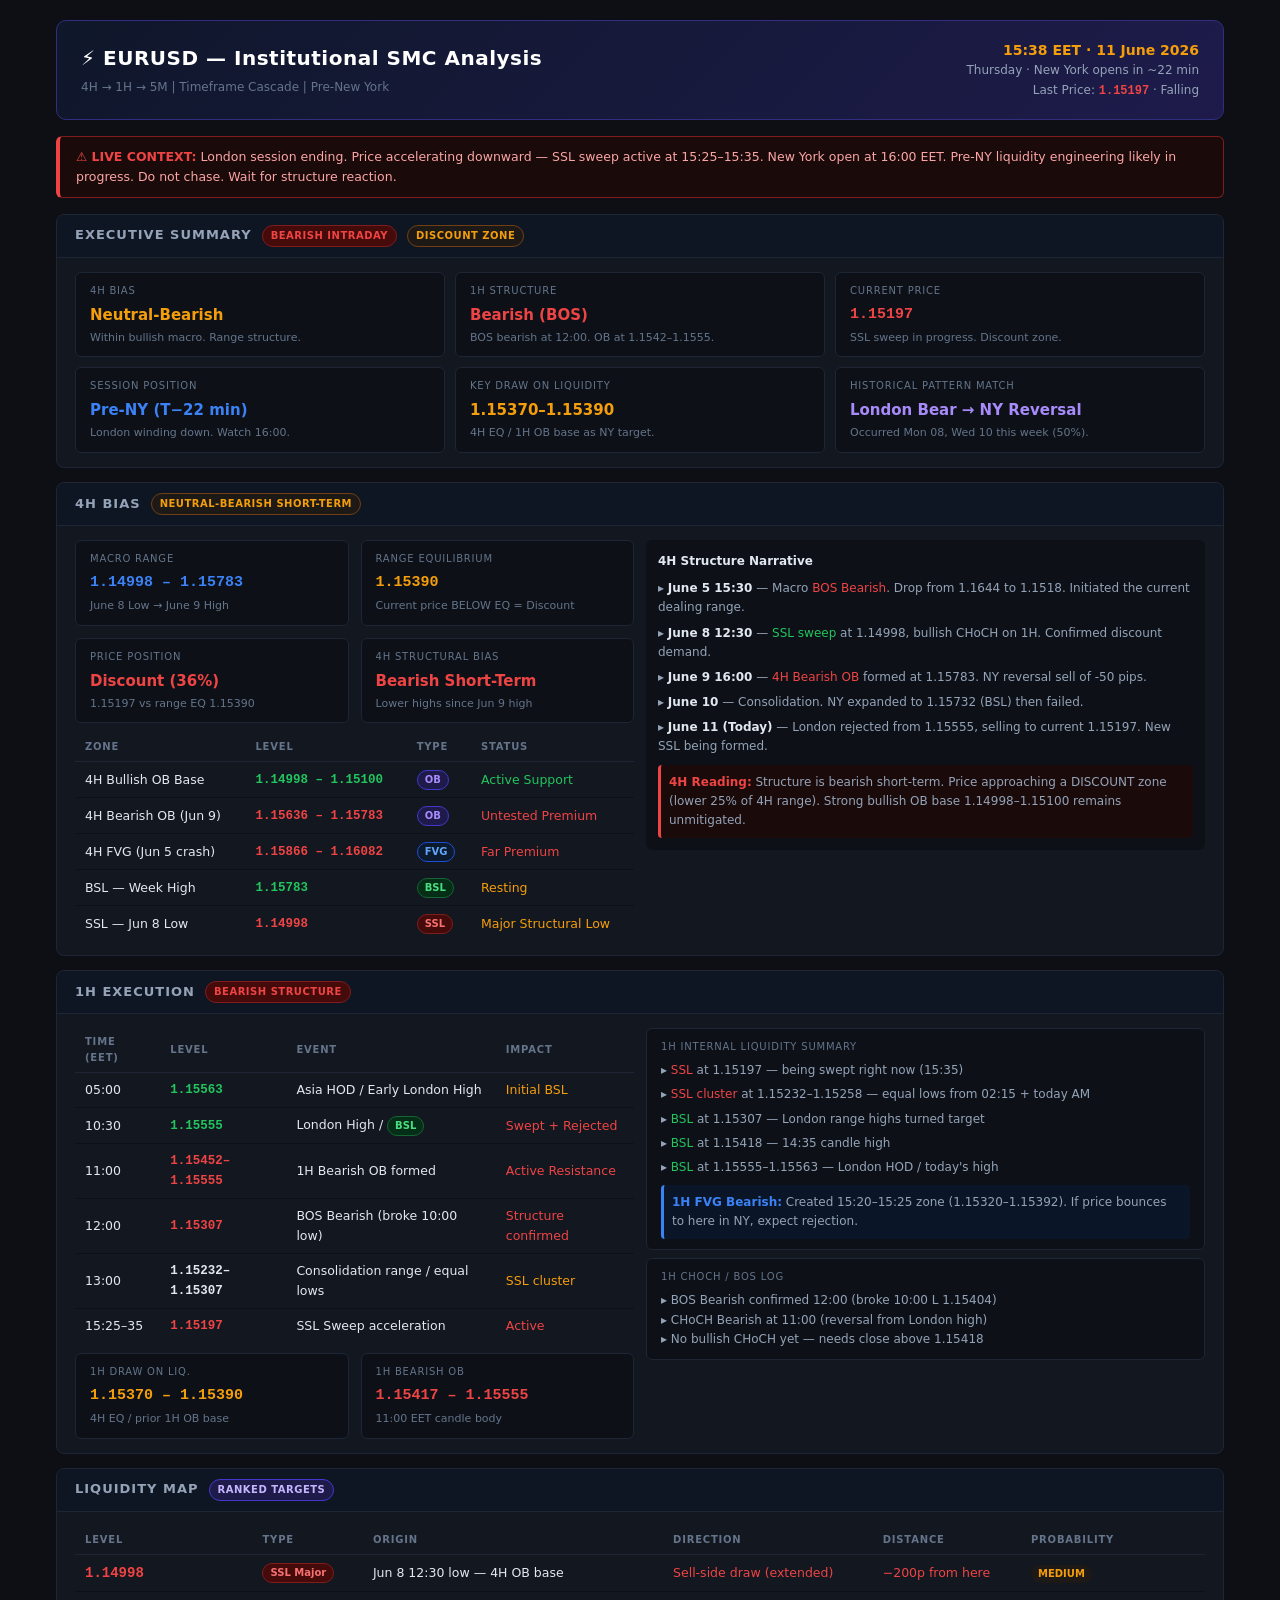
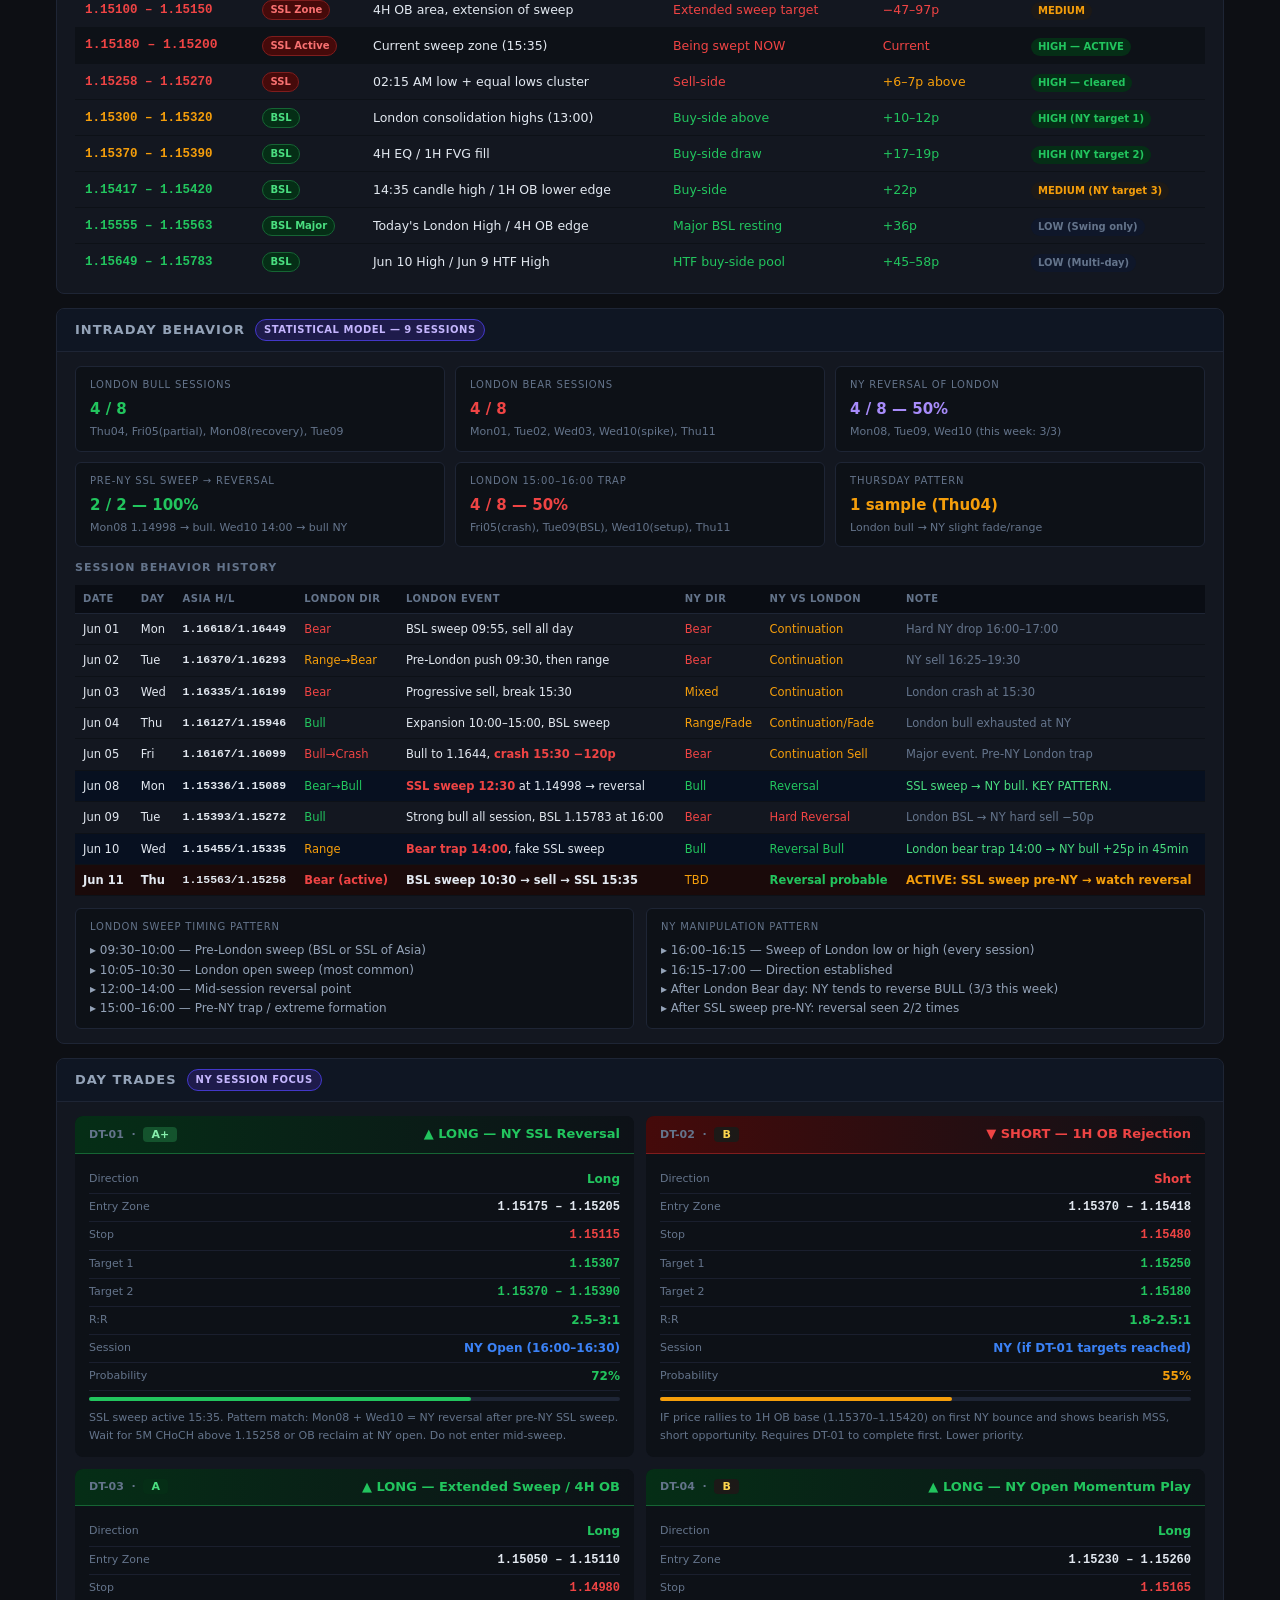
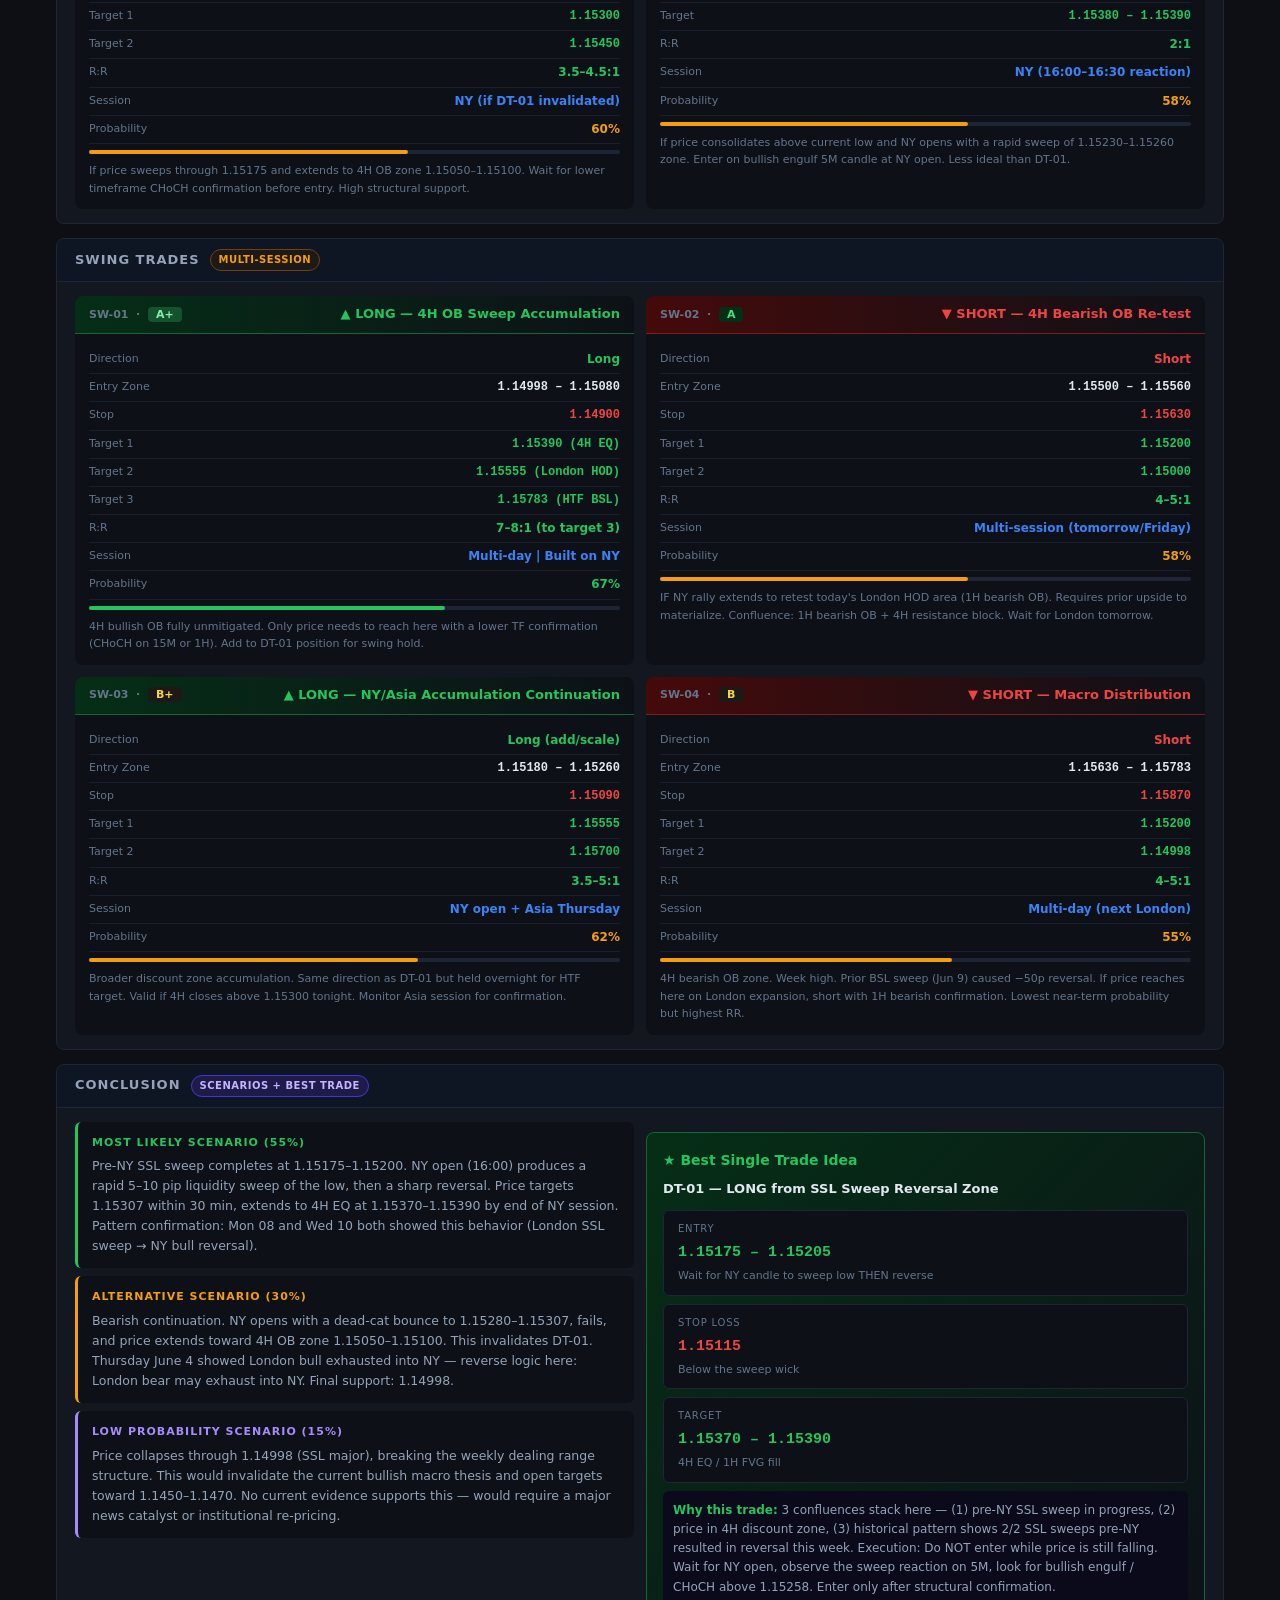
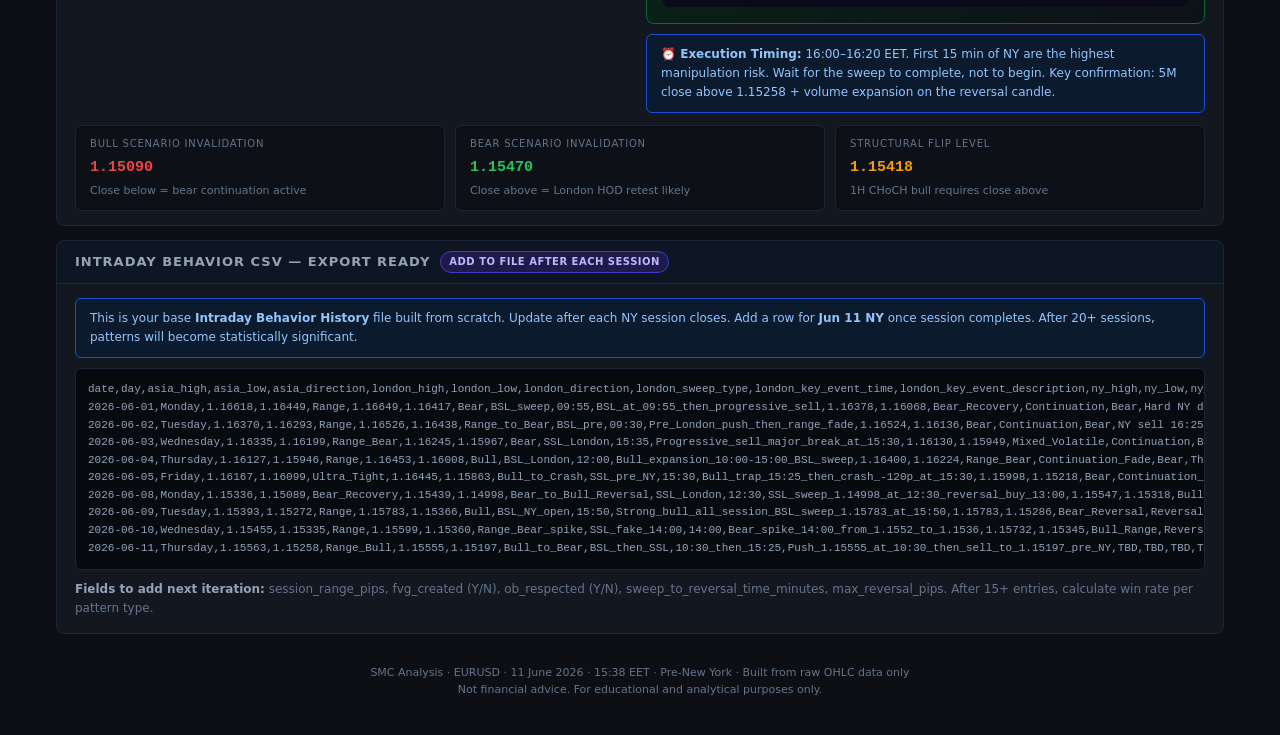
<file: thursday/new-york/eurusd/11-06-2026.html>
<!DOCTYPE html>
<html lang="en">
<head>
<meta charset="UTF-8">
<meta name="viewport" content="width=device-width, initial-scale=1.0">
<title>EURUSD SMC Analysis — 11 June 2026</title>
<style>
  :root {
    --bg: #0d0f14;
    --card: #131720;
    --border: #1e2535;
    --accent-blue: #3b82f6;
    --accent-green: #22c55e;
    --accent-red: #ef4444;
    --accent-amber: #f59e0b;
    --accent-purple: #a78bfa;
    --text: #e2e8f0;
    --text-muted: #64748b;
    --text-dim: #94a3b8;
  }
  * { box-sizing: border-box; margin: 0; padding: 0; }
  body { background: var(--bg); color: var(--text); font-family: 'Segoe UI', system-ui, sans-serif; font-size: 13px; line-height: 1.6; }
  .wrap { max-width: 1200px; margin: 0 auto; padding: 20px 16px; }

  /* HEADER */
  .header { background: linear-gradient(135deg, #0f172a 0%, #1e1b4b 100%); border: 1px solid #312e81; border-radius: 10px; padding: 18px 24px; margin-bottom: 16px; display: flex; justify-content: space-between; align-items: center; }
  .header h1 { font-size: 20px; font-weight: 700; color: #fff; letter-spacing: 0.5px; }
  .header .meta { text-align: right; color: var(--text-dim); font-size: 12px; }
  .header .meta strong { color: var(--accent-amber); font-size: 14px; display: block; }

  /* ALERT BAR */
  .alert { background: #1a0a0a; border: 1px solid #7f1d1d; border-left: 4px solid var(--accent-red); border-radius: 6px; padding: 10px 16px; margin-bottom: 16px; color: #fca5a5; font-size: 12.5px; }
  .alert strong { color: var(--accent-red); }

  /* SECTION */
  section { background: var(--card); border: 1px solid var(--border); border-radius: 8px; margin-bottom: 14px; overflow: hidden; }
  .sec-header { background: #0f1623; padding: 10px 18px; border-bottom: 1px solid var(--border); display: flex; align-items: center; gap: 10px; }
  .sec-header h2 { font-size: 13px; font-weight: 700; text-transform: uppercase; letter-spacing: 1px; color: var(--text-dim); }
  .sec-header .label { font-size: 10px; padding: 2px 8px; border-radius: 20px; font-weight: 700; letter-spacing: 0.5px; }
  .label-bull { background: #052e16; color: var(--accent-green); border: 1px solid #166534; }
  .label-bear { background: #450a0a; color: var(--accent-red); border: 1px solid #7f1d1d; }
  .label-neutral { background: #1c1917; color: var(--accent-amber); border: 1px solid #713f12; }
  .label-active { background: #1e1b4b; color: #c4b5fd; border: 1px solid #4338ca; }
  .sec-body { padding: 14px 18px; }

  /* GRID */
  .grid2 { display: grid; grid-template-columns: 1fr 1fr; gap: 12px; }
  .grid3 { display: grid; grid-template-columns: 1fr 1fr 1fr; gap: 10px; }
  .grid4 { display: grid; grid-template-columns: repeat(4, 1fr); gap: 10px; }

  /* STAT BOX */
  .stat { background: #0d1117; border: 1px solid var(--border); border-radius: 6px; padding: 10px 14px; }
  .stat .s-label { font-size: 10px; color: var(--text-muted); text-transform: uppercase; letter-spacing: 0.8px; margin-bottom: 4px; }
  .stat .s-value { font-size: 15px; font-weight: 700; }
  .stat .s-sub { font-size: 11px; color: var(--text-muted); margin-top: 2px; }
  .bull { color: var(--accent-green); }
  .bear { color: var(--accent-red); }
  .neutral { color: var(--accent-amber); }
  .info { color: var(--accent-blue); }
  .purple { color: var(--accent-purple); }

  /* ZONE TABLE */
  .zt { width: 100%; border-collapse: collapse; }
  .zt th { font-size: 10px; text-transform: uppercase; color: var(--text-muted); padding: 6px 10px; text-align: left; border-bottom: 1px solid var(--border); letter-spacing: 0.8px; }
  .zt td { padding: 7px 10px; border-bottom: 1px solid #0d1117; font-size: 12.5px; }
  .zt tr:last-child td { border-bottom: none; }
  .zt tr:hover td { background: #0d1117; }
  .badge { display: inline-block; font-size: 10px; padding: 1px 7px; border-radius: 20px; font-weight: 700; }
  .badge-h { background: #052e16; color: var(--accent-green); }
  .badge-m { background: #1c1917; color: var(--accent-amber); }
  .badge-l { background: #0f172a; color: var(--text-muted); }
  .badge-bsl { background: #052e16; color: #4ade80; border: 1px solid #166534; }
  .badge-ssl { background: #450a0a; color: #f87171; border: 1px solid #7f1d1d; }
  .badge-ob { background: #1e1b4b; color: #a78bfa; border: 1px solid #4338ca; }
  .badge-fvg { background: #0c1a2e; color: #60a5fa; border: 1px solid #1d4ed8; }

  /* SETUP CARDS */
  .setup-grid { display: grid; grid-template-columns: 1fr 1fr; gap: 12px; }
  .setup-card { background: #0d1117; border-radius: 8px; overflow: hidden; }
  .setup-card .sc-head { padding: 8px 14px; display: flex; justify-content: space-between; align-items: center; }
  .sc-head-long { background: linear-gradient(90deg, #052e16, #0d1117); border-bottom: 1px solid #166534; }
  .sc-head-short { background: linear-gradient(90deg, #450a0a, #0d1117); border-bottom: 1px solid #7f1d1d; }
  .setup-card .sc-id { font-size: 11px; font-weight: 700; color: var(--text-muted); }
  .setup-card .sc-dir { font-size: 13px; font-weight: 700; }
  .setup-card .sc-body { padding: 12px 14px; }
  .setup-card .row { display: flex; justify-content: space-between; padding: 4px 0; border-bottom: 1px solid #1a1f2e; }
  .setup-card .row:last-child { border-bottom: none; }
  .setup-card .row .k { font-size: 11px; color: var(--text-muted); }
  .setup-card .row .v { font-size: 12px; font-weight: 600; }
  .grade-ap { background: #14532d; color: #86efac; padding: 1px 8px; border-radius: 4px; font-size: 11px; font-weight: 800; }
  .grade-a { background: #052e16; color: #4ade80; padding: 1px 8px; border-radius: 4px; font-size: 11px; font-weight: 700; }
  .grade-b { background: #1c1917; color: #fcd34d; padding: 1px 8px; border-radius: 4px; font-size: 11px; font-weight: 700; }
  .grade-c { background: #1c1427; color: #a78bfa; padding: 1px 8px; border-radius: 4px; font-size: 11px; font-weight: 700; }
  .prob-bar { height: 4px; background: #1e2535; border-radius: 2px; margin-top: 6px; }
  .prob-fill { height: 4px; border-radius: 2px; }

  /* BEHAVIOR TABLE */
  .bt { width: 100%; border-collapse: collapse; font-size: 11.5px; }
  .bt th { font-size: 10px; text-transform: uppercase; color: var(--text-muted); padding: 6px 8px; text-align: left; border-bottom: 1px solid var(--border); background: #0a0d14; letter-spacing: 0.5px; }
  .bt td { padding: 6px 8px; border-bottom: 1px solid #0d1117; vertical-align: middle; }
  .bt tr:hover td { background: #0d1117; }

  /* CONCLUSION */
  .scenario { background: #0d1117; border-radius: 6px; padding: 12px 14px; margin-bottom: 8px; border-left: 3px solid; }
  .sc-primary { border-color: var(--accent-green); }
  .sc-alt { border-color: var(--accent-amber); }
  .sc-low { border-color: var(--accent-purple); }
  .scenario h4 { font-size: 11px; text-transform: uppercase; letter-spacing: 1px; margin-bottom: 5px; }
  .scenario p { font-size: 12.5px; color: var(--text-dim); }
  .best-trade { background: linear-gradient(135deg, #052e16 0%, #0d1117 100%); border: 1px solid #166534; border-radius: 8px; padding: 16px; margin-top: 10px; }
  .best-trade h3 { color: var(--accent-green); font-size: 14px; margin-bottom: 8px; }

  /* CSV SECTION */
  .csv-container { background: #070b10; border: 1px solid var(--border); border-radius: 6px; padding: 12px; overflow-x: auto; }
  .csv-container pre { font-size: 11px; color: #94a3b8; font-family: 'Courier New', monospace; white-space: pre; }
  .note-box { background: #0c1a2e; border: 1px solid #1d4ed8; border-radius: 6px; padding: 10px 14px; font-size: 12px; color: #93c5fd; }

  /* PRICE TAG */
  .price { font-family: 'Courier New', monospace; font-weight: 700; }
  .divider { border: none; border-top: 1px solid var(--border); margin: 10px 0; }

  @media (max-width: 768px) {
    .grid2, .grid3, .grid4, .setup-grid { grid-template-columns: 1fr; }
    .header { flex-direction: column; gap: 8px; }
  }
</style>
</head>
<body>
<div class="wrap">

<!-- HEADER -->
<div class="header">
  <div>
    <h1>⚡ EURUSD — Institutional SMC Analysis</h1>
    <div style="color:#64748b;font-size:12px;margin-top:4px;">4H → 1H → 5M | Timeframe Cascade | Pre-New York</div>
  </div>
  <div class="meta">
    <strong>15:38 EET · 11 June 2026</strong>
    Thursday · New York opens in ~22 min<br>
    Last Price: <span class="price bear">1.15197</span> · Falling
  </div>
</div>

<!-- ALERT -->
<div class="alert">
  <strong>⚠ LIVE CONTEXT:</strong> London session ending. Price accelerating downward — SSL sweep active at 15:25–15:35. New York open at 16:00 EET. Pre-NY liquidity engineering likely in progress. Do not chase. Wait for structure reaction.
</div>

<!-- ─────────────── EXECUTIVE SUMMARY ─────────────── -->
<section>
  <div class="sec-header">
    <h2>Executive Summary</h2>
    <span class="label label-bear">BEARISH INTRADAY</span>
    <span class="label label-neutral">DISCOUNT ZONE</span>
  </div>
  <div class="sec-body">
    <div class="grid3">
      <div class="stat">
        <div class="s-label">4H Bias</div>
        <div class="s-value neutral">Neutral-Bearish</div>
        <div class="s-sub">Within bullish macro. Range structure.</div>
      </div>
      <div class="stat">
        <div class="s-label">1H Structure</div>
        <div class="s-value bear">Bearish (BOS)</div>
        <div class="s-sub">BOS bearish at 12:00. OB at 1.1542–1.1555.</div>
      </div>
      <div class="stat">
        <div class="s-label">Current Price</div>
        <div class="s-value bear price">1.15197</div>
        <div class="s-sub">SSL sweep in progress. Discount zone.</div>
      </div>
      <div class="stat">
        <div class="s-label">Session Position</div>
        <div class="s-value info">Pre-NY (T−22 min)</div>
        <div class="s-sub">London winding down. Watch 16:00.</div>
      </div>
      <div class="stat">
        <div class="s-label">Key Draw on Liquidity</div>
        <div class="s-value neutral">1.15370–1.15390</div>
        <div class="s-sub">4H EQ / 1H OB base as NY target.</div>
      </div>
      <div class="stat">
        <div class="s-label">Historical Pattern Match</div>
        <div class="s-value purple">London Bear → NY Reversal</div>
        <div class="s-sub">Occurred Mon 08, Wed 10 this week (50%).</div>
      </div>
    </div>
  </div>
</section>

<!-- ─────────────── 4H BIAS ─────────────── -->
<section>
  <div class="sec-header"><h2>4H Bias</h2><span class="label label-neutral">NEUTRAL-BEARISH SHORT-TERM</span></div>
  <div class="sec-body">
    <div class="grid2">
      <div>
        <div class="grid2" style="margin-bottom:10px;">
          <div class="stat">
            <div class="s-label">Macro Range</div>
            <div class="s-value price info">1.14998 – 1.15783</div>
            <div class="s-sub">June 8 Low → June 9 High</div>
          </div>
          <div class="stat">
            <div class="s-label">Range Equilibrium</div>
            <div class="s-value price neutral">1.15390</div>
            <div class="s-sub">Current price BELOW EQ = Discount</div>
          </div>
          <div class="stat">
            <div class="s-label">Price Position</div>
            <div class="s-value bear">Discount (36%)</div>
            <div class="s-sub">1.15197 vs range EQ 1.15390</div>
          </div>
          <div class="stat">
            <div class="s-label">4H Structural Bias</div>
            <div class="s-value bear">Bearish Short-Term</div>
            <div class="s-sub">Lower highs since Jun 9 high</div>
          </div>
        </div>
        <table class="zt">
          <thead><tr><th>Zone</th><th>Level</th><th>Type</th><th>Status</th></tr></thead>
          <tbody>
            <tr><td>4H Bullish OB Base</td><td class="price bull">1.14998 – 1.15100</td><td><span class="badge badge-ob">OB</span></td><td class="bull">Active Support</td></tr>
            <tr><td>4H Bearish OB (Jun 9)</td><td class="price bear">1.15636 – 1.15783</td><td><span class="badge badge-ob">OB</span></td><td class="bear">Untested Premium</td></tr>
            <tr><td>4H FVG (Jun 5 crash)</td><td class="price bear">1.15866 – 1.16082</td><td><span class="badge badge-fvg">FVG</span></td><td class="bear">Far Premium</td></tr>
            <tr><td>BSL — Week High</td><td class="price bull">1.15783</td><td><span class="badge badge-bsl">BSL</span></td><td class="neutral">Resting</td></tr>
            <tr><td>SSL — Jun 8 Low</td><td class="price bear">1.14998</td><td><span class="badge badge-ssl">SSL</span></td><td class="neutral">Major Structural Low</td></tr>
          </tbody>
        </table>
      </div>
      <div>
        <div style="background:#0d1117;border-radius:6px;padding:12px;font-size:12px;color:var(--text-dim);">
          <div style="font-weight:700;color:var(--text);margin-bottom:8px;">4H Structure Narrative</div>
          <div style="margin-bottom:6px;">▸ <strong style="color:#e2e8f0;">June 5 15:30</strong> — Macro <span class="bear">BOS Bearish</span>. Drop from 1.1644 to 1.1518. Initiated the current dealing range.</div>
          <div style="margin-bottom:6px;">▸ <strong style="color:#e2e8f0;">June 8 12:30</strong> — <span class="bull">SSL sweep</span> at 1.14998, bullish CHoCH on 1H. Confirmed discount demand.</div>
          <div style="margin-bottom:6px;">▸ <strong style="color:#e2e8f0;">June 9 16:00</strong> — <span class="bear">4H Bearish OB</span> formed at 1.15783. NY reversal sell of -50 pips.</div>
          <div style="margin-bottom:6px;">▸ <strong style="color:#e2e8f0;">June 10</strong> — Consolidation. NY expanded to 1.15732 (BSL) then failed.</div>
          <div style="margin-bottom:6px;">▸ <strong style="color:#e2e8f0;">June 11 (Today)</strong> — London rejected from 1.15555, selling to current 1.15197. New SSL being formed.</div>
          <div style="background:#1a0a0a;border-radius:4px;padding:8px;margin-top:8px;border-left:3px solid var(--accent-red);">
            <strong class="bear">4H Reading:</strong> Structure is bearish short-term. Price approaching a DISCOUNT zone (lower 25% of 4H range). Strong bullish OB base 1.14998–1.15100 remains unmitigated.
          </div>
        </div>
      </div>
    </div>
  </div>
</section>

<!-- ─────────────── 1H EXECUTION ─────────────── -->
<section>
  <div class="sec-header"><h2>1H Execution</h2><span class="label label-bear">BEARISH STRUCTURE</span></div>
  <div class="sec-body">
    <div class="grid2">
      <div>
        <table class="zt" style="margin-bottom:10px;">
          <thead><tr><th>Time (EET)</th><th>Level</th><th>Event</th><th>Impact</th></tr></thead>
          <tbody>
            <tr><td>05:00</td><td class="price bull">1.15563</td><td>Asia HOD / Early London High</td><td class="neutral">Initial BSL</td></tr>
            <tr><td>10:30</td><td class="price bull">1.15555</td><td>London High / <span class="badge badge-bsl">BSL</span></td><td class="bear">Swept + Rejected</td></tr>
            <tr><td>11:00</td><td class="price bear">1.15452–1.15555</td><td>1H Bearish OB formed</td><td class="bear">Active Resistance</td></tr>
            <tr><td>12:00</td><td class="price bear">1.15307</td><td>BOS Bearish (broke 10:00 low)</td><td class="bear">Structure confirmed</td></tr>
            <tr><td>13:00</td><td class="price">1.15232–1.15307</td><td>Consolidation range / equal lows</td><td class="neutral">SSL cluster</td></tr>
            <tr><td>15:25–35</td><td class="price bear">1.15197</td><td>SSL Sweep acceleration</td><td class="bear">Active</td></tr>
          </tbody>
        </table>
        <div class="grid2">
          <div class="stat">
            <div class="s-label">1H Draw on Liq.</div>
            <div class="s-value neutral price">1.15370 – 1.15390</div>
            <div class="s-sub">4H EQ / prior 1H OB base</div>
          </div>
          <div class="stat">
            <div class="s-label">1H Bearish OB</div>
            <div class="s-value bear price">1.15417 – 1.15555</div>
            <div class="s-sub">11:00 EET candle body</div>
          </div>
        </div>
      </div>
      <div>
        <div class="stat" style="margin-bottom:8px;">
          <div class="s-label">1H Internal Liquidity Summary</div>
          <div style="margin-top:6px;font-size:12px;color:var(--text-dim);">
            <div style="margin-bottom:5px;">▸ <span class="bear">SSL</span> at 1.15197 — being swept right now (15:35)</div>
            <div style="margin-bottom:5px;">▸ <span class="bear">SSL cluster</span> at 1.15232–1.15258 — equal lows from 02:15 + today AM</div>
            <div style="margin-bottom:5px;">▸ <span class="bull">BSL</span> at 1.15307 — London range highs turned target</div>
            <div style="margin-bottom:5px;">▸ <span class="bull">BSL</span> at 1.15418 — 14:35 candle high</div>
            <div style="margin-bottom:5px;">▸ <span class="bull">BSL</span> at 1.15555–1.15563 — London HOD / today's high</div>
            <div style="margin-top:8px;background:#0a1628;padding:8px;border-radius:4px;border-left:3px solid var(--accent-blue);">
              <strong class="info">1H FVG Bearish:</strong> Created 15:20–15:25 zone (1.15320–1.15392). If price bounces to here in NY, expect rejection.
            </div>
          </div>
        </div>
        <div class="stat">
          <div class="s-label">1H CHoCH / BOS Log</div>
          <div style="margin-top:6px;font-size:12px;color:var(--text-dim);">
            <div>▸ BOS Bearish confirmed 12:00 (broke 10:00 L 1.15404)</div>
            <div>▸ CHoCH Bearish at 11:00 (reversal from London high)</div>
            <div>▸ No bullish CHoCH yet — needs close above 1.15418</div>
          </div>
        </div>
      </div>
    </div>
  </div>
</section>

<!-- ─────────────── LIQUIDITY MAP ─────────────── -->
<section>
  <div class="sec-header"><h2>Liquidity Map</h2><span class="label label-active">RANKED TARGETS</span></div>
  <div class="sec-body">
    <table class="zt">
      <thead>
        <tr>
          <th>Level</th>
          <th>Type</th>
          <th>Origin</th>
          <th>Direction</th>
          <th>Distance</th>
          <th>Probability</th>
        </tr>
      </thead>
      <tbody>
        <tr>
          <td class="price bear" style="font-size:14px;"><strong>1.14998</strong></td>
          <td><span class="badge badge-ssl">SSL Major</span></td>
          <td>Jun 8 12:30 low — 4H OB base</td>
          <td class="bear">Sell-side draw (extended)</td>
          <td class="bear">−200p from here</td>
          <td><span class="badge badge-m">MEDIUM</span></td>
        </tr>
        <tr>
          <td class="price bear"><strong>1.15100 – 1.15150</strong></td>
          <td><span class="badge badge-ssl">SSL Zone</span></td>
          <td>4H OB area, extension of sweep</td>
          <td class="bear">Extended sweep target</td>
          <td class="bear">−47–97p</td>
          <td><span class="badge badge-m">MEDIUM</span></td>
        </tr>
        <tr style="background:#0d1117;">
          <td class="price bear" style="font-size:13px;"><strong>1.15180 – 1.15200</strong></td>
          <td><span class="badge badge-ssl">SSL Active</span></td>
          <td>Current sweep zone (15:35)</td>
          <td class="bear">Being swept NOW</td>
          <td class="bear">Current</td>
          <td><span class="badge badge-h">HIGH — ACTIVE</span></td>
        </tr>
        <tr>
          <td class="price bear"><strong>1.15258 – 1.15270</strong></td>
          <td><span class="badge badge-ssl">SSL</span></td>
          <td>02:15 AM low + equal lows cluster</td>
          <td class="bear">Sell-side</td>
          <td class="neutral">+6–7p above</td>
          <td><span class="badge badge-h">HIGH — cleared</span></td>
        </tr>
        <tr>
          <td class="price neutral"><strong>1.15300 – 1.15320</strong></td>
          <td><span class="badge badge-bsl">BSL</span></td>
          <td>London consolidation highs (13:00)</td>
          <td class="bull">Buy-side above</td>
          <td class="bull">+10–12p</td>
          <td><span class="badge badge-h">HIGH (NY target 1)</span></td>
        </tr>
        <tr>
          <td class="price neutral"><strong>1.15370 – 1.15390</strong></td>
          <td><span class="badge badge-bsl">BSL</span></td>
          <td>4H EQ / 1H FVG fill</td>
          <td class="bull">Buy-side draw</td>
          <td class="bull">+17–19p</td>
          <td><span class="badge badge-h">HIGH (NY target 2)</span></td>
        </tr>
        <tr>
          <td class="price bull"><strong>1.15417 – 1.15420</strong></td>
          <td><span class="badge badge-bsl">BSL</span></td>
          <td>14:35 candle high / 1H OB lower edge</td>
          <td class="bull">Buy-side</td>
          <td class="bull">+22p</td>
          <td><span class="badge badge-m">MEDIUM (NY target 3)</span></td>
        </tr>
        <tr>
          <td class="price bull"><strong>1.15555 – 1.15563</strong></td>
          <td><span class="badge badge-bsl">BSL Major</span></td>
          <td>Today's London High / 4H OB edge</td>
          <td class="bull">Major BSL resting</td>
          <td class="bull">+36p</td>
          <td><span class="badge badge-l">LOW (Swing only)</span></td>
        </tr>
        <tr>
          <td class="price bull"><strong>1.15649 – 1.15783</strong></td>
          <td><span class="badge badge-bsl">BSL</span></td>
          <td>Jun 10 High / Jun 9 HTF High</td>
          <td class="bull">HTF buy-side pool</td>
          <td class="bull">+45–58p</td>
          <td><span class="badge badge-l">LOW (Multi-day)</span></td>
        </tr>
      </tbody>
    </table>
  </div>
</section>

<!-- ─────────────── INTRADAY BEHAVIOR ─────────────── -->
<section>
  <div class="sec-header"><h2>Intraday Behavior</h2><span class="label label-active">STATISTICAL MODEL — 9 SESSIONS</span></div>
  <div class="sec-body">

    <div class="grid3" style="margin-bottom:12px;">
      <div class="stat">
        <div class="s-label">London Bull Sessions</div>
        <div class="s-value bull">4 / 8</div>
        <div class="s-sub">Thu04, Fri05(partial), Mon08(recovery), Tue09</div>
      </div>
      <div class="stat">
        <div class="s-label">London Bear Sessions</div>
        <div class="s-value bear">4 / 8</div>
        <div class="s-sub">Mon01, Tue02, Wed03, Wed10(spike), Thu11</div>
      </div>
      <div class="stat">
        <div class="s-label">NY Reversal of London</div>
        <div class="s-value purple">4 / 8 — 50%</div>
        <div class="s-sub">Mon08, Tue09, Wed10 (this week: 3/3)</div>
      </div>
      <div class="stat">
        <div class="s-label">Pre-NY SSL Sweep → Reversal</div>
        <div class="s-value bull">2 / 2 — 100%</div>
        <div class="s-sub">Mon08 1.14998 → bull. Wed10 14:00 → bull NY</div>
      </div>
      <div class="stat">
        <div class="s-label">London 15:00–16:00 Trap</div>
        <div class="s-value bear">4 / 8 — 50%</div>
        <div class="s-sub">Fri05(crash), Tue09(BSL), Wed10(setup), Thu11</div>
      </div>
      <div class="stat">
        <div class="s-label">Thursday Pattern</div>
        <div class="s-value neutral">1 sample (Thu04)</div>
        <div class="s-sub">London bull → NY slight fade/range</div>
      </div>
    </div>

    <div style="margin-bottom:12px;">
      <div style="font-size:11px;font-weight:700;color:var(--text-muted);text-transform:uppercase;letter-spacing:1px;margin-bottom:8px;">Session Behavior History</div>
      <div style="overflow-x:auto;">
        <table class="bt">
          <thead>
            <tr>
              <th>Date</th><th>Day</th><th>Asia H/L</th>
              <th>London Dir</th><th>London Event</th>
              <th>NY Dir</th><th>NY vs London</th><th>Note</th>
            </tr>
          </thead>
          <tbody>
            <tr>
              <td>Jun 01</td><td>Mon</td><td class="price">1.16618/1.16449</td>
              <td class="bear">Bear</td><td>BSL sweep 09:55, sell all day</td>
              <td class="bear">Bear</td><td class="neutral">Continuation</td>
              <td style="color:var(--text-muted);">Hard NY drop 16:00–17:00</td>
            </tr>
            <tr>
              <td>Jun 02</td><td>Tue</td><td class="price">1.16370/1.16293</td>
              <td class="neutral">Range→Bear</td><td>Pre-London push 09:30, then range</td>
              <td class="bear">Bear</td><td class="neutral">Continuation</td>
              <td style="color:var(--text-muted);">NY sell 16:25–19:30</td>
            </tr>
            <tr>
              <td>Jun 03</td><td>Wed</td><td class="price">1.16335/1.16199</td>
              <td class="bear">Bear</td><td>Progressive sell, break 15:30</td>
              <td class="neutral">Mixed</td><td class="neutral">Continuation</td>
              <td style="color:var(--text-muted);">London crash at 15:30</td>
            </tr>
            <tr>
              <td>Jun 04</td><td>Thu</td><td class="price">1.16127/1.15946</td>
              <td class="bull">Bull</td><td>Expansion 10:00–15:00, BSL sweep</td>
              <td class="neutral">Range/Fade</td><td class="neutral">Continuation/Fade</td>
              <td style="color:var(--text-muted);">London bull exhausted at NY</td>
            </tr>
            <tr>
              <td>Jun 05</td><td>Fri</td><td class="price">1.16167/1.16099</td>
              <td class="bear">Bull→Crash</td><td>Bull to 1.1644, <strong class="bear">crash 15:30 −120p</strong></td>
              <td class="bear">Bear</td><td class="neutral">Continuation Sell</td>
              <td style="color:var(--text-muted);">Major event. Pre-NY London trap</td>
            </tr>
            <tr style="background:#071020;">
              <td>Jun 08</td><td>Mon</td><td class="price">1.15336/1.15089</td>
              <td class="bull">Bear→Bull</td><td><strong class="bear">SSL sweep 12:30</strong> at 1.14998 → reversal</td>
              <td class="bull">Bull</td><td class="bull">Reversal</td>
              <td style="color:#4ade80;">SSL sweep → NY bull. KEY PATTERN.</td>
            </tr>
            <tr>
              <td>Jun 09</td><td>Tue</td><td class="price">1.15393/1.15272</td>
              <td class="bull">Bull</td><td>Strong bull all session, BSL 1.15783 at 16:00</td>
              <td class="bear">Bear</td><td class="bear">Hard Reversal</td>
              <td style="color:var(--text-muted);">London BSL → NY hard sell −50p</td>
            </tr>
            <tr style="background:#071020;">
              <td>Jun 10</td><td>Wed</td><td class="price">1.15455/1.15335</td>
              <td class="neutral">Range</td><td><strong class="bear">Bear trap 14:00</strong>, fake SSL sweep</td>
              <td class="bull">Bull</td><td class="bull">Reversal Bull</td>
              <td style="color:#4ade80;">London bear trap 14:00 → NY bull +25p in 45min</td>
            </tr>
            <tr style="background:#1a0a0a;">
              <td><strong>Jun 11</strong></td><td><strong>Thu</strong></td><td class="price">1.15563/1.15258</td>
              <td class="bear"><strong>Bear (active)</strong></td><td><strong>BSL sweep 10:30 → sell → SSL 15:35</strong></td>
              <td class="neutral">TBD</td><td class="bull" style="font-weight:700;">Reversal probable</td>
              <td style="color:#f59e0b;"><strong>ACTIVE: SSL sweep pre-NY → watch reversal</strong></td>
            </tr>
          </tbody>
        </table>
      </div>
    </div>

    <div class="grid2">
      <div class="stat">
        <div class="s-label">London Sweep Timing Pattern</div>
        <div style="margin-top:6px;font-size:12px;color:var(--text-dim);">
          <div>▸ 09:30–10:00 — Pre-London sweep (BSL or SSL of Asia)</div>
          <div>▸ 10:05–10:30 — London open sweep (most common)</div>
          <div>▸ 12:00–14:00 — Mid-session reversal point</div>
          <div>▸ 15:00–16:00 — Pre-NY trap / extreme formation</div>
        </div>
      </div>
      <div class="stat">
        <div class="s-label">NY Manipulation Pattern</div>
        <div style="margin-top:6px;font-size:12px;color:var(--text-dim);">
          <div>▸ 16:00–16:15 — Sweep of London low or high (every session)</div>
          <div>▸ 16:15–17:00 — Direction established</div>
          <div>▸ After London Bear day: NY tends to reverse BULL (3/3 this week)</div>
          <div>▸ After SSL sweep pre-NY: reversal seen 2/2 times</div>
        </div>
      </div>
    </div>
  </div>
</section>

<!-- ─────────────── DAY TRADES ─────────────── -->
<section>
  <div class="sec-header"><h2>Day Trades</h2><span class="label label-active">NY SESSION FOCUS</span></div>
  <div class="sec-body">
    <div class="setup-grid">

      <!-- DT-01 -->
      <div class="setup-card">
        <div class="sc-head sc-head-long">
          <span class="sc-id">DT-01 &nbsp;·&nbsp; <span class="grade-ap">A+</span></span>
          <span class="sc-dir bull">▲ LONG — NY SSL Reversal</span>
        </div>
        <div class="sc-body">
          <div class="row"><span class="k">Direction</span><span class="v bull">Long</span></div>
          <div class="row"><span class="k">Entry Zone</span><span class="v price">1.15175 – 1.15205</span></div>
          <div class="row"><span class="k">Stop</span><span class="v bear price">1.15115</span></div>
          <div class="row"><span class="k">Target 1</span><span class="v bull price">1.15307</span></div>
          <div class="row"><span class="k">Target 2</span><span class="v bull price">1.15370 – 1.15390</span></div>
          <div class="row"><span class="k">R:R</span><span class="v bull">2.5–3:1</span></div>
          <div class="row"><span class="k">Session</span><span class="v info">NY Open (16:00–16:30)</span></div>
          <div class="row"><span class="k">Probability</span><span class="v bull">72%</span></div>
          <div class="prob-bar"><div class="prob-fill bull" style="width:72%;background:var(--accent-green);"></div></div>
          <div style="margin-top:8px;font-size:11px;color:var(--text-muted);">SSL sweep active 15:35. Pattern match: Mon08 + Wed10 = NY reversal after pre-NY SSL sweep. Wait for 5M CHoCH above 1.15258 or OB reclaim at NY open. Do not enter mid-sweep.</div>
        </div>
      </div>

      <!-- DT-02 -->
      <div class="setup-card">
        <div class="sc-head sc-head-short">
          <span class="sc-id">DT-02 &nbsp;·&nbsp; <span class="grade-b">B</span></span>
          <span class="sc-dir bear">▼ SHORT — 1H OB Rejection</span>
        </div>
        <div class="sc-body">
          <div class="row"><span class="k">Direction</span><span class="v bear">Short</span></div>
          <div class="row"><span class="k">Entry Zone</span><span class="v price">1.15370 – 1.15418</span></div>
          <div class="row"><span class="k">Stop</span><span class="v bear price">1.15480</span></div>
          <div class="row"><span class="k">Target 1</span><span class="v bull price">1.15250</span></div>
          <div class="row"><span class="k">Target 2</span><span class="v bull price">1.15180</span></div>
          <div class="row"><span class="k">R:R</span><span class="v bull">1.8–2.5:1</span></div>
          <div class="row"><span class="k">Session</span><span class="v info">NY (if DT-01 targets reached)</span></div>
          <div class="row"><span class="k">Probability</span><span class="v neutral">55%</span></div>
          <div class="prob-bar"><div class="prob-fill" style="width:55%;background:var(--accent-amber);"></div></div>
          <div style="margin-top:8px;font-size:11px;color:var(--text-muted);">IF price rallies to 1H OB base (1.15370–1.15420) on first NY bounce and shows bearish MSS, short opportunity. Requires DT-01 to complete first. Lower priority.</div>
        </div>
      </div>

      <!-- DT-03 -->
      <div class="setup-card">
        <div class="sc-head sc-head-long">
          <span class="sc-id">DT-03 &nbsp;·&nbsp; <span class="grade-a">A</span></span>
          <span class="sc-dir bull">▲ LONG — Extended Sweep / 4H OB</span>
        </div>
        <div class="sc-body">
          <div class="row"><span class="k">Direction</span><span class="v bull">Long</span></div>
          <div class="row"><span class="k">Entry Zone</span><span class="v price">1.15050 – 1.15110</span></div>
          <div class="row"><span class="k">Stop</span><span class="v bear price">1.14980</span></div>
          <div class="row"><span class="k">Target 1</span><span class="v bull price">1.15300</span></div>
          <div class="row"><span class="k">Target 2</span><span class="v bull price">1.15450</span></div>
          <div class="row"><span class="k">R:R</span><span class="v bull">3.5–4.5:1</span></div>
          <div class="row"><span class="k">Session</span><span class="v info">NY (if DT-01 invalidated)</span></div>
          <div class="row"><span class="k">Probability</span><span class="v neutral">60%</span></div>
          <div class="prob-bar"><div class="prob-fill" style="width:60%;background:var(--accent-amber);"></div></div>
          <div style="margin-top:8px;font-size:11px;color:var(--text-muted);">If price sweeps through 1.15175 and extends to 4H OB zone 1.15050–1.15100. Wait for lower timeframe CHoCH confirmation before entry. High structural support.</div>
        </div>
      </div>

      <!-- DT-04 -->
      <div class="setup-card">
        <div class="sc-head sc-head-long">
          <span class="sc-id">DT-04 &nbsp;·&nbsp; <span class="grade-b">B</span></span>
          <span class="sc-dir bull">▲ LONG — NY Open Momentum Play</span>
        </div>
        <div class="sc-body">
          <div class="row"><span class="k">Direction</span><span class="v bull">Long</span></div>
          <div class="row"><span class="k">Entry Zone</span><span class="v price">1.15230 – 1.15260</span></div>
          <div class="row"><span class="k">Stop</span><span class="v bear price">1.15165</span></div>
          <div class="row"><span class="k">Target</span><span class="v bull price">1.15380 – 1.15390</span></div>
          <div class="row"><span class="k">R:R</span><span class="v bull">2:1</span></div>
          <div class="row"><span class="k">Session</span><span class="v info">NY (16:00–16:30 reaction)</span></div>
          <div class="row"><span class="k">Probability</span><span class="v neutral">58%</span></div>
          <div class="prob-bar"><div class="prob-fill" style="width:58%;background:var(--accent-amber);"></div></div>
          <div style="margin-top:8px;font-size:11px;color:var(--text-muted);">If price consolidates above current low and NY opens with a rapid sweep of 1.15230–1.15260 zone. Enter on bullish engulf 5M candle at NY open. Less ideal than DT-01.</div>
        </div>
      </div>

    </div>
  </div>
</section>

<!-- ─────────────── SWING TRADES ─────────────── -->
<section>
  <div class="sec-header"><h2>Swing Trades</h2><span class="label label-neutral">MULTI-SESSION</span></div>
  <div class="sec-body">
    <div class="setup-grid">

      <!-- SW-01 -->
      <div class="setup-card">
        <div class="sc-head sc-head-long">
          <span class="sc-id">SW-01 &nbsp;·&nbsp; <span class="grade-ap">A+</span></span>
          <span class="sc-dir bull">▲ LONG — 4H OB Sweep Accumulation</span>
        </div>
        <div class="sc-body">
          <div class="row"><span class="k">Direction</span><span class="v bull">Long</span></div>
          <div class="row"><span class="k">Entry Zone</span><span class="v price">1.14998 – 1.15080</span></div>
          <div class="row"><span class="k">Stop</span><span class="v bear price">1.14900</span></div>
          <div class="row"><span class="k">Target 1</span><span class="v bull price">1.15390 (4H EQ)</span></div>
          <div class="row"><span class="k">Target 2</span><span class="v bull price">1.15555 (London HOD)</span></div>
          <div class="row"><span class="k">Target 3</span><span class="v bull price">1.15783 (HTF BSL)</span></div>
          <div class="row"><span class="k">R:R</span><span class="v bull">7–8:1 (to target 3)</span></div>
          <div class="row"><span class="k">Session</span><span class="v info">Multi-day | Built on NY</span></div>
          <div class="row"><span class="k">Probability</span><span class="v bull">67%</span></div>
          <div class="prob-bar"><div class="prob-fill" style="width:67%;background:var(--accent-green);"></div></div>
          <div style="margin-top:8px;font-size:11px;color:var(--text-muted);">4H bullish OB fully unmitigated. Only price needs to reach here with a lower TF confirmation (CHoCH on 15M or 1H). Add to DT-01 position for swing hold.</div>
        </div>
      </div>

      <!-- SW-02 -->
      <div class="setup-card">
        <div class="sc-head sc-head-short">
          <span class="sc-id">SW-02 &nbsp;·&nbsp; <span class="grade-a">A</span></span>
          <span class="sc-dir bear">▼ SHORT — 4H Bearish OB Re-test</span>
        </div>
        <div class="sc-body">
          <div class="row"><span class="k">Direction</span><span class="v bear">Short</span></div>
          <div class="row"><span class="k">Entry Zone</span><span class="v price">1.15500 – 1.15560</span></div>
          <div class="row"><span class="k">Stop</span><span class="v bear price">1.15630</span></div>
          <div class="row"><span class="k">Target 1</span><span class="v bull price">1.15200</span></div>
          <div class="row"><span class="k">Target 2</span><span class="v bull price">1.15000</span></div>
          <div class="row"><span class="k">R:R</span><span class="v bull">4–5:1</span></div>
          <div class="row"><span class="k">Session</span><span class="v info">Multi-session (tomorrow/Friday)</span></div>
          <div class="row"><span class="k">Probability</span><span class="v neutral">58%</span></div>
          <div class="prob-bar"><div class="prob-fill" style="width:58%;background:var(--accent-amber);"></div></div>
          <div style="margin-top:8px;font-size:11px;color:var(--text-muted);">IF NY rally extends to retest today's London HOD area (1H bearish OB). Requires prior upside to materialize. Confluence: 1H bearish OB + 4H resistance block. Wait for London tomorrow.</div>
        </div>
      </div>

      <!-- SW-03 -->
      <div class="setup-card">
        <div class="sc-head sc-head-long">
          <span class="sc-id">SW-03 &nbsp;·&nbsp; <span class="grade-b">B+</span></span>
          <span class="sc-dir bull">▲ LONG — NY/Asia Accumulation Continuation</span>
        </div>
        <div class="sc-body">
          <div class="row"><span class="k">Direction</span><span class="v bull">Long (add/scale)</span></div>
          <div class="row"><span class="k">Entry Zone</span><span class="v price">1.15180 – 1.15260</span></div>
          <div class="row"><span class="k">Stop</span><span class="v bear price">1.15090</span></div>
          <div class="row"><span class="k">Target 1</span><span class="v bull price">1.15555</span></div>
          <div class="row"><span class="k">Target 2</span><span class="v bull price">1.15700</span></div>
          <div class="row"><span class="k">R:R</span><span class="v bull">3.5–5:1</span></div>
          <div class="row"><span class="k">Session</span><span class="v info">NY open + Asia Thursday</span></div>
          <div class="row"><span class="k">Probability</span><span class="v neutral">62%</span></div>
          <div class="prob-bar"><div class="prob-fill" style="width:62%;background:var(--accent-amber);"></div></div>
          <div style="margin-top:8px;font-size:11px;color:var(--text-muted);">Broader discount zone accumulation. Same direction as DT-01 but held overnight for HTF target. Valid if 4H closes above 1.15300 tonight. Monitor Asia session for confirmation.</div>
        </div>
      </div>

      <!-- SW-04 -->
      <div class="setup-card">
        <div class="sc-head sc-head-short">
          <span class="sc-id">SW-04 &nbsp;·&nbsp; <span class="grade-b">B</span></span>
          <span class="sc-dir bear">▼ SHORT — Macro Distribution</span>
        </div>
        <div class="sc-body">
          <div class="row"><span class="k">Direction</span><span class="v bear">Short</span></div>
          <div class="row"><span class="k">Entry Zone</span><span class="v price">1.15636 – 1.15783</span></div>
          <div class="row"><span class="k">Stop</span><span class="v bear price">1.15870</span></div>
          <div class="row"><span class="k">Target 1</span><span class="v bull price">1.15200</span></div>
          <div class="row"><span class="k">Target 2</span><span class="v bull price">1.14998</span></div>
          <div class="row"><span class="k">R:R</span><span class="v bull">4–5:1</span></div>
          <div class="row"><span class="k">Session</span><span class="v info">Multi-day (next London)</span></div>
          <div class="row"><span class="k">Probability</span><span class="v neutral">55%</span></div>
          <div class="prob-bar"><div class="prob-fill" style="width:55%;background:var(--accent-amber);"></div></div>
          <div style="margin-top:8px;font-size:11px;color:var(--text-muted);">4H bearish OB zone. Week high. Prior BSL sweep (Jun 9) caused −50p reversal. If price reaches here on London expansion, short with 1H bearish confirmation. Lowest near-term probability but highest RR.</div>
        </div>
      </div>

    </div>
  </div>
</section>

<!-- ─────────────── CONCLUSION ─────────────── -->
<section>
  <div class="sec-header"><h2>Conclusion</h2><span class="label label-active">SCENARIOS + BEST TRADE</span></div>
  <div class="sec-body">
    <div class="grid2" style="margin-bottom:12px;">
      <div>
        <div class="scenario sc-primary">
          <h4 class="bull">Most Likely Scenario (55%)</h4>
          <p>Pre-NY SSL sweep completes at 1.15175–1.15200. NY open (16:00) produces a rapid 5–10 pip liquidity sweep of the low, then a sharp reversal. Price targets 1.15307 within 30 min, extends to 4H EQ at 1.15370–1.15390 by end of NY session. Pattern confirmation: Mon 08 and Wed 10 both showed this behavior (London SSL sweep → NY bull reversal).</p>
        </div>
        <div class="scenario sc-alt">
          <h4 class="neutral">Alternative Scenario (30%)</h4>
          <p>Bearish continuation. NY opens with a dead-cat bounce to 1.15280–1.15307, fails, and price extends toward 4H OB zone 1.15050–1.15100. This invalidates DT-01. Thursday June 4 showed London bull exhausted into NY — reverse logic here: London bear may exhaust into NY. Final support: 1.14998.</p>
        </div>
        <div class="scenario sc-low">
          <h4 class="purple">Low Probability Scenario (15%)</h4>
          <p>Price collapses through 1.14998 (SSL major), breaking the weekly dealing range structure. This would invalidate the current bullish macro thesis and open targets toward 1.1450–1.1470. No current evidence supports this — would require a major news catalyst or institutional re-pricing.</p>
        </div>
      </div>
      <div>
        <div class="best-trade">
          <h3>★ Best Single Trade Idea</h3>
          <div style="font-size:13px;color:var(--text-dim);margin-bottom:10px;">
            <strong style="color:#e2e8f0;">DT-01 — LONG from SSL Sweep Reversal Zone</strong>
          </div>
          <div class="stat" style="margin-bottom:8px;">
            <div class="s-label">Entry</div>
            <div class="s-value bull price">1.15175 – 1.15205</div>
            <div class="s-sub">Wait for NY candle to sweep low THEN reverse</div>
          </div>
          <div class="stat" style="margin-bottom:8px;">
            <div class="s-label">Stop Loss</div>
            <div class="s-value bear price">1.15115</div>
            <div class="s-sub">Below the sweep wick</div>
          </div>
          <div class="stat" style="margin-bottom:8px;">
            <div class="s-label">Target</div>
            <div class="s-value bull price">1.15370 – 1.15390</div>
            <div class="s-sub">4H EQ / 1H FVG fill</div>
          </div>
          <div style="background:#0a0a1a;padding:10px;border-radius:6px;font-size:12px;color:var(--text-dim);">
            <strong class="bull">Why this trade:</strong> 3 confluences stack here — (1) pre-NY SSL sweep in progress, (2) price in 4H discount zone, (3) historical pattern shows 2/2 SSL sweeps pre-NY resulted in reversal this week. Execution: Do NOT enter while price is still falling. Wait for NY open, observe the sweep reaction on 5M, look for bullish engulf / CHoCH above 1.15258. Enter only after structural confirmation.
          </div>
        </div>
        <div class="note-box" style="margin-top:10px;">
          <strong>⏰ Execution Timing:</strong> 16:00–16:20 EET. First 15 min of NY are the highest manipulation risk. Wait for the sweep to complete, not to begin. Key confirmation: 5M close above 1.15258 + volume expansion on the reversal candle.
        </div>
      </div>
    </div>

    <!-- INVALIDATION LEVELS -->
    <div class="grid3">
      <div class="stat">
        <div class="s-label">Bull Scenario Invalidation</div>
        <div class="s-value bear price">1.15090</div>
        <div class="s-sub">Close below = bear continuation active</div>
      </div>
      <div class="stat">
        <div class="s-label">Bear Scenario Invalidation</div>
        <div class="s-value bull price">1.15470</div>
        <div class="s-sub">Close above = London HOD retest likely</div>
      </div>
      <div class="stat">
        <div class="s-label">Structural Flip Level</div>
        <div class="s-value neutral price">1.15418</div>
        <div class="s-sub">1H CHoCH bull requires close above</div>
      </div>
    </div>
  </div>
</section>

<!-- ─────────────── INTRADAY BEHAVIOR CSV ─────────────── -->
<section>
  <div class="sec-header"><h2>Intraday Behavior CSV — Export Ready</h2><span class="label label-active">ADD TO FILE AFTER EACH SESSION</span></div>
  <div class="sec-body">
    <div class="note-box" style="margin-bottom:10px;">
      This is your base <strong>Intraday Behavior History</strong> file built from scratch. Update after each NY session closes. Add a row for <strong>Jun 11 NY</strong> once session completes. After 20+ sessions, patterns will become statistically significant.
    </div>
    <div class="csv-container">
      <pre>date,day,asia_high,asia_low,asia_direction,london_high,london_low,london_direction,london_sweep_type,london_key_event_time,london_key_event_description,ny_high,ny_low,ny_direction,ny_vs_london,ny_first_move,notes
2026-06-01,Monday,1.16618,1.16449,Range,1.16649,1.16417,Bear,BSL_sweep,09:55,BSL_at_09:55_then_progressive_sell,1.16378,1.16068,Bear_Recovery,Continuation,Bear,Hard NY drop 16:00-17:00 then partial recovery 18:00-20:00
2026-06-02,Tuesday,1.16370,1.16293,Range,1.16526,1.16438,Range_to_Bear,BSL_pre,09:30,Pre_London_push_then_range_fade,1.16524,1.16136,Bear,Continuation,Bear,NY sell 16:25-19:30 continuation of London bear
2026-06-03,Wednesday,1.16335,1.16199,Range_Bear,1.16245,1.15967,Bear,SSL_London,15:35,Progressive_sell_major_break_at_15:30,1.16130,1.15949,Mixed_Volatile,Continuation,Bear,London break at 15:30 -80p crash
2026-06-04,Thursday,1.16127,1.15946,Range,1.16453,1.16008,Bull,BSL_London,12:00,Bull_expansion_10:00-15:00_BSL_sweep,1.16400,1.16224,Range_Bear,Continuation_Fade,Bear,Thursday London bull. NY slight fade then range
2026-06-05,Friday,1.16167,1.16099,Ultra_Tight,1.16445,1.15863,Bull_to_Crash,SSL_pre_NY,15:30,Bull_trap_15:25_then_crash_-120p_at_15:30,1.15998,1.15218,Bear,Continuation_Sell,Bear,Major event. Pre-NY London bull trap. NY continuation sell
2026-06-08,Monday,1.15336,1.15089,Bear_Recovery,1.15439,1.14998,Bear_to_Bull_Reversal,SSL_London,12:30,SSL_sweep_1.14998_at_12:30_reversal_buy_13:00,1.15547,1.15318,Bull,Reversal,Bull,KEY: SSL sweep into NY bull reversal pattern
2026-06-09,Tuesday,1.15393,1.15272,Range,1.15783,1.15366,Bull,BSL_NY_open,15:50,Strong_bull_all_session_BSL_sweep_1.15783_at_15:50,1.15783,1.15286,Bear_Reversal,Reversal,Bear,London BSL sweep at open of NY -50p in 30min
2026-06-10,Wednesday,1.15455,1.15335,Range,1.15599,1.15360,Range_Bear_spike,SSL_fake_14:00,14:00,Bear_spike_14:00_from_1.1552_to_1.1536,1.15732,1.15345,Bull_Range,Reversal_Bull,Bull,Wednesday London bear trap 14:00. NY bull +25p in 45min to 1.15732
2026-06-11,Thursday,1.15563,1.15258,Range_Bull,1.15555,1.15197,Bull_to_Bear,BSL_then_SSL,10:30_then_15:25,Push_1.15555_at_10:30_then_sell_to_1.15197_pre_NY,TBD,TBD,TBD,TBD,TBD,ACTIVE - update after NY closes</pre>
    </div>
    <div style="margin-top:10px;font-size:12px;color:var(--text-muted);">
      <strong style="color:var(--text-dim);">Fields to add next iteration:</strong> session_range_pips, fvg_created (Y/N), ob_respected (Y/N), sweep_to_reversal_time_minutes, max_reversal_pips. After 15+ entries, calculate win rate per pattern type.
    </div>
  </div>
</section>

<!-- FOOTER -->
<div style="text-align:center;padding:16px;color:var(--text-muted);font-size:11px;">
  SMC Analysis · EURUSD · 11 June 2026 · 15:38 EET · Pre-New York · Built from raw OHLC data only
  <br>Not financial advice. For educational and analytical purposes only.
</div>

</div>
</body>
</html>
</file>
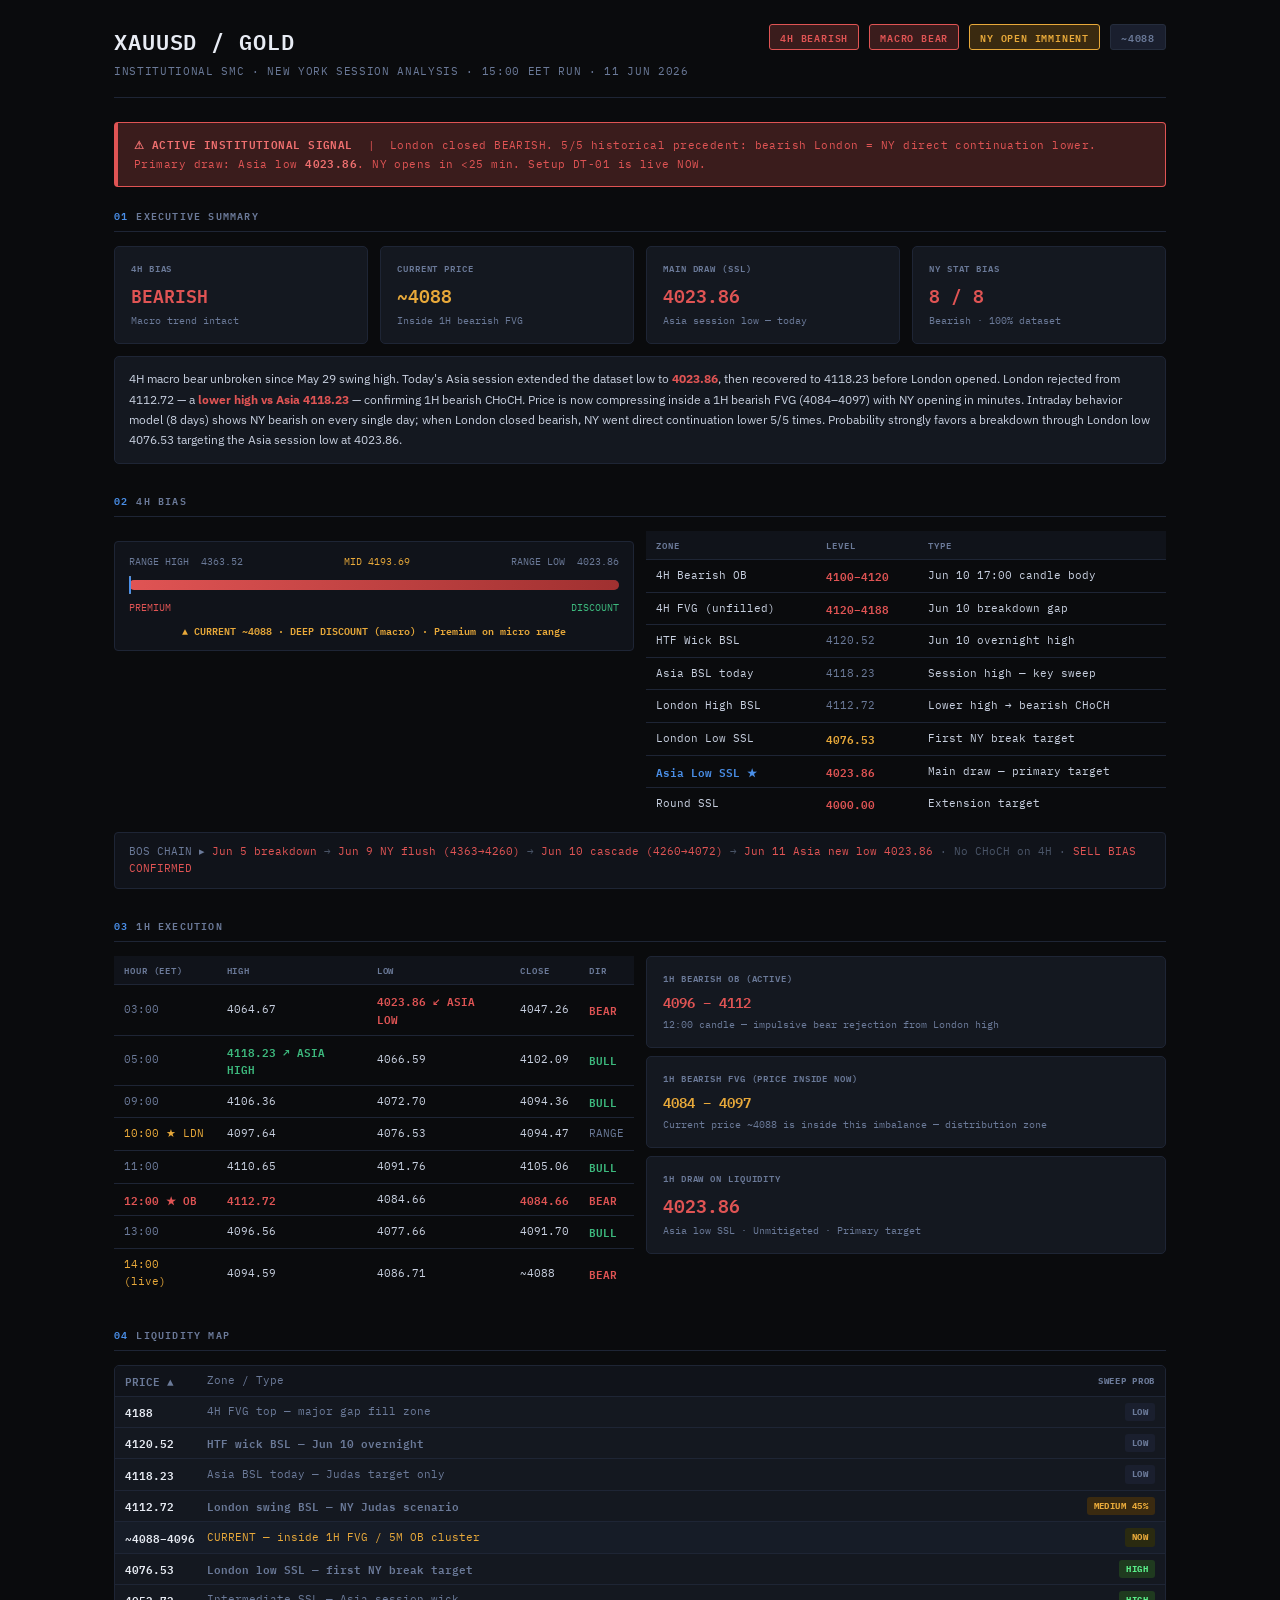
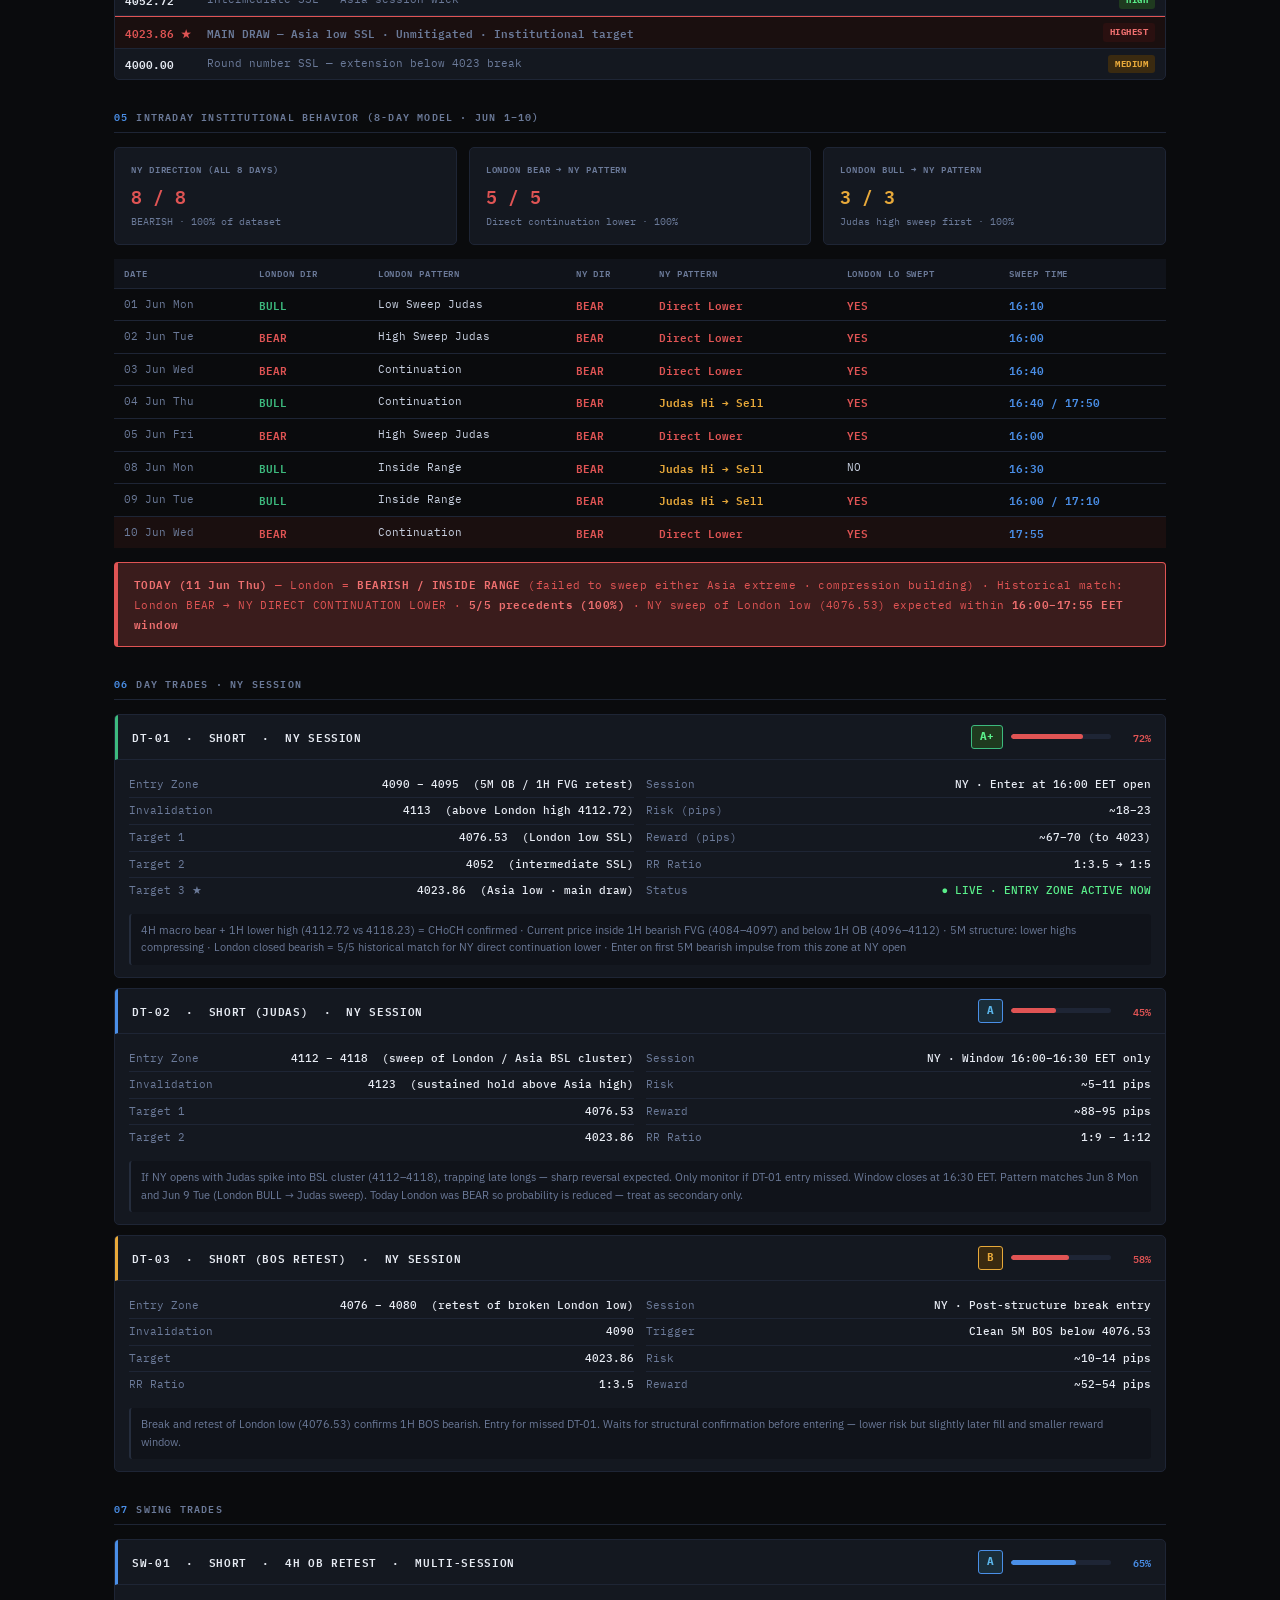
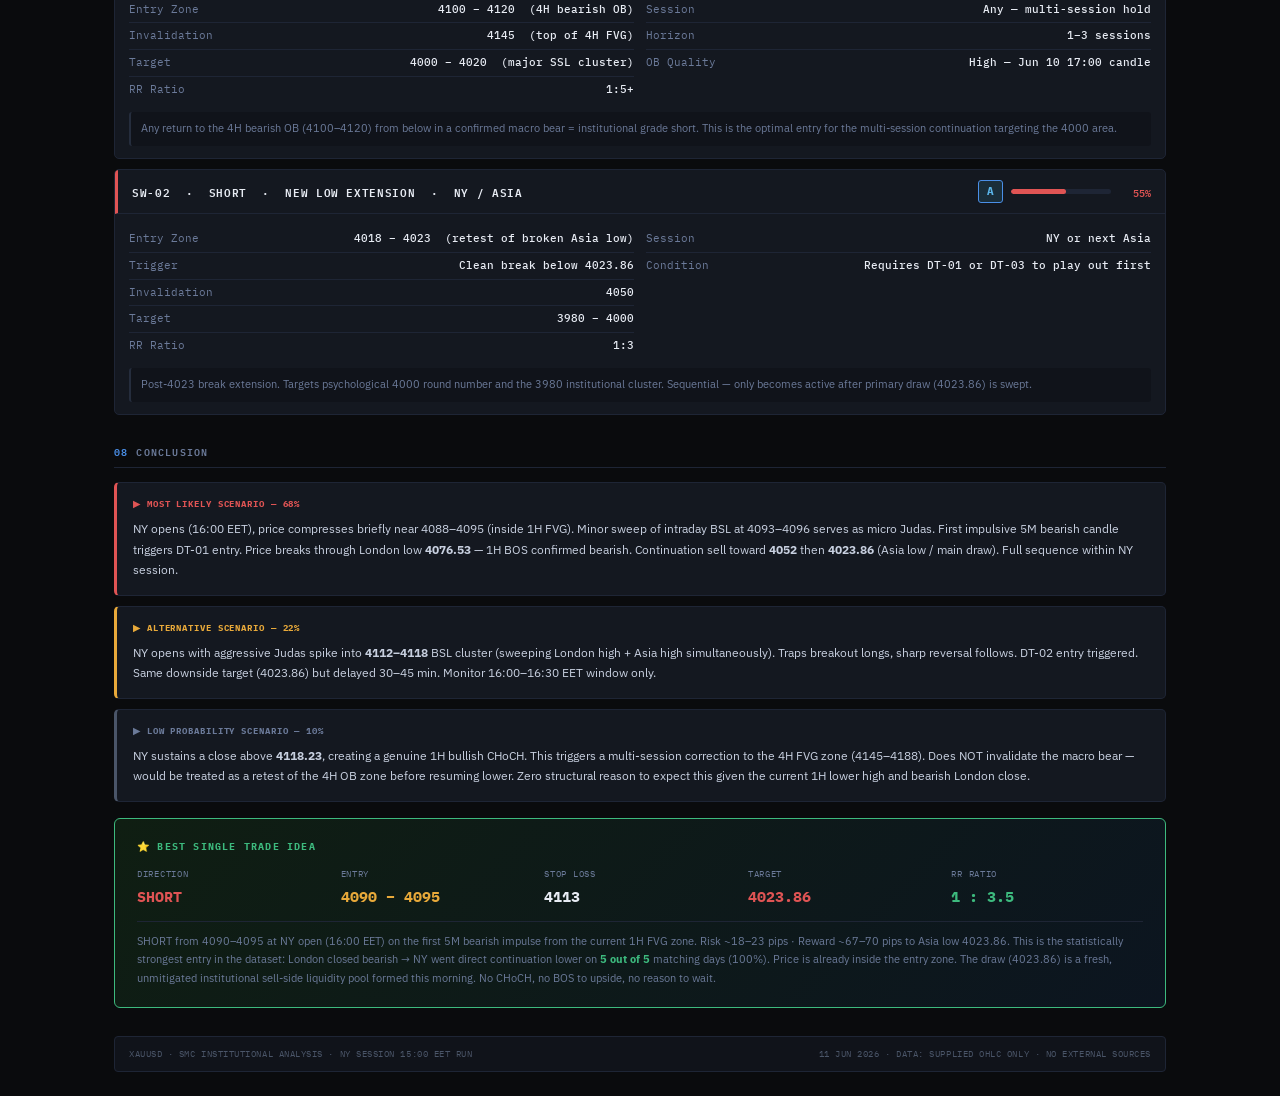
<file: thursday/new-york/xauusd/11-06-2026.html>
<!DOCTYPE html>
<html lang="en">
<head>
<meta charset="UTF-8">
<meta name="viewport" content="width=device-width, initial-scale=1.0">
<title>XAUUSD · NY Session · 11 Jun 2026</title>
<style>
  @import url('https://fonts.googleapis.com/css2?family=IBM+Plex+Mono:wght@400;500;600&family=IBM+Plex+Sans:wght@300;400;500;600&display=swap');

  :root {
    --bg:        #0a0b0d;
    --surface:   #10131a;
    --card:      #141820;
    --border:    #1e2535;
    --border2:   #252d3d;
    --bear:      #e05454;
    --bear-dim:  #3a1c1c;
    --bull:      #3dba7e;
    --bull-dim:  #1a3328;
    --warn:      #e8a93a;
    --warn-dim:  #3a2a10;
    --accent:    #4a8fe8;
    --accent-dim:#162038;
    --muted:     #4a5568;
    --dim:       #6b7a99;
    --text:      #c8d0e0;
    --text-hi:   #e8ecf4;
    --mono:      'IBM Plex Mono', monospace;
    --sans:      'IBM Plex Sans', sans-serif;
  }

  * { box-sizing: border-box; margin: 0; padding: 0; }

  body {
    background: var(--bg);
    color: var(--text);
    font-family: var(--sans);
    font-size: 13px;
    line-height: 1.6;
    padding: 24px;
    max-width: 1100px;
    margin: 0 auto;
  }

  /* ── HEADER ── */
  .header {
    display: flex;
    justify-content: space-between;
    align-items: flex-start;
    border-bottom: 1px solid var(--border);
    padding-bottom: 16px;
    margin-bottom: 24px;
  }
  .header-left h1 {
    font-family: var(--mono);
    font-size: 22px;
    font-weight: 600;
    color: var(--text-hi);
    letter-spacing: 0.04em;
  }
  .header-left p {
    font-family: var(--mono);
    font-size: 11px;
    color: var(--dim);
    margin-top: 4px;
    letter-spacing: 0.06em;
  }
  .header-right {
    display: flex;
    gap: 10px;
    align-items: center;
    flex-wrap: wrap;
    justify-content: flex-end;
  }
  .badge {
    font-family: var(--mono);
    font-size: 10px;
    font-weight: 600;
    padding: 4px 10px;
    border-radius: 3px;
    letter-spacing: 0.08em;
    text-transform: uppercase;
  }
  .badge-bear   { background: var(--bear-dim);   color: var(--bear);   border: 1px solid var(--bear); }
  .badge-bull   { background: var(--bull-dim);   color: var(--bull);   border: 1px solid var(--bull); }
  .badge-warn   { background: var(--warn-dim);   color: var(--warn);   border: 1px solid var(--warn); }
  .badge-accent { background: var(--accent-dim); color: var(--accent); border: 1px solid var(--accent); }
  .badge-neutral{ background: #1a1f2e;           color: var(--dim);    border: 1px solid var(--border2); }

  /* ── ALERT BANNER ── */
  .alert {
    background: var(--bear-dim);
    border: 1px solid var(--bear);
    border-left: 4px solid var(--bear);
    border-radius: 4px;
    padding: 12px 16px;
    margin-bottom: 20px;
    font-family: var(--mono);
    font-size: 11px;
    color: var(--bear);
    letter-spacing: 0.04em;
  }
  .alert strong { color: #f07070; font-weight: 600; }

  .alert-green {
    background: var(--bull-dim);
    border: 1px solid var(--bull);
    border-left: 4px solid var(--bull);
    color: var(--bull);
  }

  /* ── SECTION ── */
  .section { margin-bottom: 28px; }
  .section-title {
    font-family: var(--mono);
    font-size: 10px;
    font-weight: 600;
    letter-spacing: 0.12em;
    text-transform: uppercase;
    color: var(--dim);
    border-bottom: 1px solid var(--border);
    padding-bottom: 8px;
    margin-bottom: 14px;
  }
  .section-title span {
    color: var(--accent);
    margin-right: 8px;
  }

  /* ── GRID ── */
  .grid-2 { display: grid; grid-template-columns: 1fr 1fr; gap: 12px; }
  .grid-3 { display: grid; grid-template-columns: 1fr 1fr 1fr; gap: 12px; }
  .grid-4 { display: grid; grid-template-columns: 1fr 1fr 1fr 1fr; gap: 12px; }

  /* ── CARD ── */
  .card {
    background: var(--card);
    border: 1px solid var(--border);
    border-radius: 5px;
    padding: 14px 16px;
  }
  .card-label {
    font-family: var(--mono);
    font-size: 9px;
    font-weight: 600;
    letter-spacing: 0.1em;
    color: var(--dim);
    text-transform: uppercase;
    margin-bottom: 6px;
  }
  .card-value {
    font-family: var(--mono);
    font-size: 18px;
    font-weight: 600;
    color: var(--text-hi);
  }
  .card-sub {
    font-family: var(--mono);
    font-size: 10px;
    color: var(--dim);
    margin-top: 3px;
  }
  .card-bear .card-value { color: var(--bear); }
  .card-bull .card-value { color: var(--bull); }
  .card-warn .card-value { color: var(--warn); }

  /* ── TABLE ── */
  table {
    width: 100%;
    border-collapse: collapse;
    font-family: var(--mono);
    font-size: 11px;
  }
  th {
    text-align: left;
    font-size: 9px;
    font-weight: 600;
    letter-spacing: 0.1em;
    text-transform: uppercase;
    color: var(--dim);
    padding: 7px 10px;
    border-bottom: 1px solid var(--border);
    background: var(--surface);
  }
  td {
    padding: 7px 10px;
    border-bottom: 1px solid var(--border);
    color: var(--text);
    vertical-align: middle;
  }
  tr:last-child td { border-bottom: none; }
  tr:hover td { background: #161c27; }
  .bear-text { color: var(--bear); font-weight: 600; }
  .bull-text { color: var(--bull); font-weight: 600; }
  .warn-text { color: var(--warn); font-weight: 600; }
  .accent-text { color: var(--accent); font-weight: 600; }
  .dim-text { color: var(--dim); }

  /* ── PROBABILITY BAR ── */
  .prob-bar-wrap { display: flex; align-items: center; gap: 8px; }
  .prob-bar {
    flex: 1;
    height: 5px;
    background: var(--border);
    border-radius: 3px;
    overflow: hidden;
  }
  .prob-fill { height: 100%; border-radius: 3px; }
  .prob-fill-bear  { background: var(--bear); }
  .prob-fill-bull  { background: var(--bull); }
  .prob-fill-warn  { background: var(--warn); }
  .prob-fill-accent{ background: var(--accent); }
  .prob-label {
    font-family: var(--mono);
    font-size: 10px;
    font-weight: 600;
    min-width: 32px;
    text-align: right;
  }

  /* ── SETUP CARD ── */
  .setup-card {
    background: var(--card);
    border: 1px solid var(--border);
    border-radius: 5px;
    overflow: hidden;
    margin-bottom: 10px;
  }
  .setup-header {
    display: flex;
    align-items: center;
    justify-content: space-between;
    padding: 10px 14px;
    border-bottom: 1px solid var(--border);
  }
  .setup-id {
    font-family: var(--mono);
    font-size: 11px;
    font-weight: 600;
    color: var(--text-hi);
    letter-spacing: 0.06em;
  }
  .setup-meta { display: flex; gap: 8px; align-items: center; }
  .setup-body { padding: 12px 14px; }
  .setup-row {
    display: flex;
    justify-content: space-between;
    padding: 4px 0;
    border-bottom: 1px solid var(--border);
    font-family: var(--mono);
    font-size: 11px;
  }
  .setup-row:last-child { border-bottom: none; }
  .setup-row-label { color: var(--dim); }
  .setup-row-value { color: var(--text-hi); font-weight: 500; }
  .setup-rationale {
    margin-top: 10px;
    padding: 8px 10px;
    background: var(--surface);
    border-radius: 3px;
    font-size: 11px;
    color: var(--dim);
    font-family: var(--sans);
    border-left: 2px solid var(--border2);
  }

  /* ── GRADE ── */
  .grade {
    font-family: var(--mono);
    font-size: 11px;
    font-weight: 700;
    padding: 2px 8px;
    border-radius: 3px;
  }
  .grade-aplus { background: #1f3a1f; color: #5aef8a; border: 1px solid #3dba7e; }
  .grade-a     { background: #1a2e3a; color: #5ab4e8; border: 1px solid #4a8fe8; }
  .grade-b     { background: var(--warn-dim); color: var(--warn); border: 1px solid var(--warn); }
  .grade-c     { background: #2a1f1f; color: #a07070; border: 1px solid #6a4040; }

  /* ── LEVEL ROW ── */
  .level-row {
    display: flex;
    align-items: center;
    justify-content: space-between;
    padding: 6px 10px;
    border-bottom: 1px solid var(--border);
    font-family: var(--mono);
    font-size: 11px;
  }
  .level-row:last-child { border-bottom: none; }
  .level-price { font-weight: 600; color: var(--text-hi); min-width: 72px; }
  .level-type { color: var(--dim); flex: 1; padding: 0 10px; }
  .level-prob {
    font-size: 9px;
    font-weight: 700;
    padding: 2px 7px;
    border-radius: 3px;
    letter-spacing: 0.05em;
  }
  .lp-high   { background: #1f3a1f; color: #5aef8a; }
  .lp-medium { background: var(--warn-dim); color: var(--warn); }
  .lp-low    { background: #1a1f2e; color: var(--dim); }

  /* ── SESSION STAT ROW ── */
  .stat-row {
    display: flex;
    gap: 6px;
    align-items: center;
    padding: 5px 0;
    border-bottom: 1px solid var(--border);
    font-family: var(--mono);
    font-size: 11px;
  }
  .stat-row:last-child { border-bottom: none; }
  .stat-date { color: var(--dim); min-width: 90px; }
  .stat-dir  { min-width: 50px; }
  .stat-pattern { flex: 1; color: var(--text); }
  .stat-time { color: var(--accent); font-size: 10px; }

  /* ── CONCLUSION BLOCK ── */
  .scenario-block {
    background: var(--card);
    border: 1px solid var(--border);
    border-radius: 5px;
    padding: 14px 16px;
    margin-bottom: 10px;
  }
  .scenario-label {
    font-family: var(--mono);
    font-size: 9px;
    font-weight: 700;
    letter-spacing: 0.1em;
    text-transform: uppercase;
    margin-bottom: 8px;
  }
  .scenario-text {
    font-size: 12px;
    color: var(--text);
    line-height: 1.7;
  }

  /* ── BEST TRADE HERO ── */
  .best-trade {
    background: linear-gradient(135deg, #0f1e12 0%, #0c1520 100%);
    border: 1px solid var(--bull);
    border-radius: 6px;
    padding: 20px 22px;
    margin-top: 16px;
  }
  .best-trade-header {
    font-family: var(--mono);
    font-size: 10px;
    font-weight: 700;
    letter-spacing: 0.12em;
    color: var(--bull);
    text-transform: uppercase;
    margin-bottom: 12px;
  }
  .best-trade-grid {
    display: grid;
    grid-template-columns: repeat(5, 1fr);
    gap: 12px;
    margin-bottom: 12px;
  }
  .bt-item-label {
    font-family: var(--mono);
    font-size: 9px;
    color: var(--dim);
    text-transform: uppercase;
    letter-spacing: 0.08em;
    margin-bottom: 4px;
  }
  .bt-item-value {
    font-family: var(--mono);
    font-size: 15px;
    font-weight: 700;
    color: var(--text-hi);
  }
  .bt-item-value.bear { color: var(--bear); }
  .bt-item-value.bull { color: var(--bull); }
  .bt-item-value.warn { color: var(--warn); }
  .bt-rationale {
    font-size: 11px;
    color: var(--dim);
    line-height: 1.65;
    border-top: 1px solid var(--border);
    padding-top: 10px;
    font-family: var(--sans);
  }

  /* ── DIVIDER ── */
  .divider { height: 1px; background: var(--border); margin: 20px 0; }

  /* ── STAT PILL ── */
  .stat-pill {
    display: inline-block;
    font-family: var(--mono);
    font-size: 10px;
    font-weight: 700;
    padding: 3px 9px;
    border-radius: 3px;
    margin-right: 6px;
    margin-bottom: 4px;
  }

  /* ── 4H RANGE VIZ ── */
  .range-viz {
    background: var(--surface);
    border: 1px solid var(--border);
    border-radius: 4px;
    padding: 12px 14px;
    margin-top: 10px;
    font-family: var(--mono);
    font-size: 10px;
  }
  .range-bar-outer {
    width: 100%;
    height: 10px;
    background: var(--border);
    border-radius: 5px;
    margin: 10px 0;
    position: relative;
  }
  .range-bar-fill {
    height: 100%;
    border-radius: 5px;
    background: linear-gradient(90deg, var(--bear), #a03030);
  }
  .range-marker {
    position: absolute;
    top: -4px;
    width: 2px;
    height: 18px;
    background: var(--warn);
    border-radius: 1px;
  }
  .range-labels {
    display: flex;
    justify-content: space-between;
    color: var(--dim);
  }
  .range-current {
    text-align: center;
    margin-top: 6px;
    color: var(--warn);
    font-weight: 600;
  }

  @media (max-width: 700px) {
    .grid-2, .grid-3, .grid-4 { grid-template-columns: 1fr; }
    .best-trade-grid { grid-template-columns: repeat(3, 1fr); }
    body { padding: 12px; }
  }
</style>
</head>
<body>

<!-- ══════════════════════ HEADER ══════════════════════ -->
<div class="header">
  <div class="header-left">
    <h1>XAUUSD / GOLD</h1>
    <p>INSTITUTIONAL SMC · NEW YORK SESSION ANALYSIS · 15:00 EET RUN · 11 JUN 2026</p>
  </div>
  <div class="header-right">
    <span class="badge badge-bear">4H BEARISH</span>
    <span class="badge badge-bear">MACRO BEAR</span>
    <span class="badge badge-warn">NY OPEN IMMINENT</span>
    <span class="badge badge-neutral">~4088</span>
  </div>
</div>

<!-- ══════════════════════ ALERT ══════════════════════ -->
<div class="alert">
  <strong>⚠ ACTIVE INSTITUTIONAL SIGNAL</strong> &nbsp;|&nbsp;
  London closed BEARISH. 5/5 historical precedent: bearish London = NY direct continuation lower.
  Primary draw: Asia low <strong>4023.86</strong>. NY opens in &lt;25 min. Setup DT-01 is live NOW.
</div>

<!-- ══════════════════════ EXECUTIVE SUMMARY ══════════════════════ -->
<div class="section">
  <div class="section-title"><span>01</span>Executive Summary</div>
  <div class="grid-4">
    <div class="card card-bear">
      <div class="card-label">4H Bias</div>
      <div class="card-value">BEARISH</div>
      <div class="card-sub">Macro trend intact</div>
    </div>
    <div class="card">
      <div class="card-label">Current Price</div>
      <div class="card-value" style="color:var(--warn)">~4088</div>
      <div class="card-sub">Inside 1H bearish FVG</div>
    </div>
    <div class="card">
      <div class="card-label">Main Draw (SSL)</div>
      <div class="card-value" style="color:var(--bear)">4023.86</div>
      <div class="card-sub">Asia session low — today</div>
    </div>
    <div class="card">
      <div class="card-label">NY Stat Bias</div>
      <div class="card-value" style="color:var(--bear)">8 / 8</div>
      <div class="card-sub">Bearish · 100% dataset</div>
    </div>
  </div>

  <div style="margin-top:12px; padding:12px 14px; background:var(--card); border:1px solid var(--border); border-radius:5px; font-size:12px; line-height:1.7;">
    4H macro bear unbroken since May 29 swing high. Today's Asia session extended the dataset low to <strong style="color:var(--bear)">4023.86</strong>, then recovered to 4118.23 before London opened. London rejected from 4112.72 — a <strong style="color:var(--bear)">lower high vs Asia 4118.23</strong> — confirming 1H bearish CHoCH. Price is now compressing inside a 1H bearish FVG (4084–4097) with NY opening in minutes. Intraday behavior model (8 days) shows NY bearish on every single day; when London closed bearish, NY went direct continuation lower 5/5 times. Probability strongly favors a breakdown through London low 4076.53 targeting the Asia session low at 4023.86.
  </div>
</div>

<!-- ══════════════════════ 4H BIAS ══════════════════════ -->
<div class="section">
  <div class="section-title"><span>02</span>4H Bias</div>

  <div class="grid-2" style="margin-bottom:12px">
    <div>
      <div class="range-viz">
        <div style="display:flex;justify-content:space-between;color:var(--dim)">
          <span>RANGE HIGH &nbsp;4363.52</span>
          <span style="color:var(--warn)">MID 4193.69</span>
          <span>RANGE LOW &nbsp;4023.86</span>
        </div>
        <div class="range-bar-outer">
          <div class="range-bar-fill" style="width:100%"></div>
          <div class="range-marker" style="left:calc(((4193.69-4023.86)/(4363.52-4023.86))*100%)"></div>
          <div class="range-marker" style="left:calc(((4088-4023.86)/(4363.52-4023.86))*100%);background:var(--accent)"></div>
        </div>
        <div class="range-labels"><span style="color:var(--bear)">PREMIUM</span><span style="color:var(--bull)">DISCOUNT</span></div>
        <div class="range-current">▲ CURRENT ~4088 · DEEP DISCOUNT (macro) · Premium on micro range</div>
      </div>
    </div>
    <div>
      <table>
        <thead><tr><th>Zone</th><th>Level</th><th>Type</th></tr></thead>
        <tbody>
          <tr><td>4H Bearish OB</td><td class="bear-text">4100–4120</td><td>Jun 10 17:00 candle body</td></tr>
          <tr><td>4H FVG (unfilled)</td><td class="bear-text">4120–4188</td><td>Jun 10 breakdown gap</td></tr>
          <tr><td>HTF Wick BSL</td><td class="dim-text">4120.52</td><td>Jun 10 overnight high</td></tr>
          <tr><td>Asia BSL today</td><td class="dim-text">4118.23</td><td>Session high — key sweep</td></tr>
          <tr><td>London High BSL</td><td class="dim-text">4112.72</td><td>Lower high → bearish CHoCH</td></tr>
          <tr><td>London Low SSL</td><td class="warn-text">4076.53</td><td>First NY break target</td></tr>
          <tr><td class="accent-text">Asia Low SSL ★</td><td class="bear-text">4023.86</td><td>Main draw — primary target</td></tr>
          <tr><td>Round SSL</td><td class="bear-text">4000.00</td><td>Extension target</td></tr>
        </tbody>
      </table>
    </div>
  </div>

  <div style="padding:10px 14px;background:var(--surface);border:1px solid var(--border);border-radius:4px;font-size:11px;font-family:var(--mono)">
    <span style="color:var(--dim)">BOS CHAIN ▸ </span>
    <span style="color:var(--bear)">Jun 5 breakdown</span>
    <span style="color:var(--muted)"> → </span>
    <span style="color:var(--bear)">Jun 9 NY flush (4363→4260)</span>
    <span style="color:var(--muted)"> → </span>
    <span style="color:var(--bear)">Jun 10 cascade (4260→4072)</span>
    <span style="color:var(--muted)"> → </span>
    <span style="color:var(--bear)">Jun 11 Asia new low 4023.86</span>
    <span style="color:var(--muted)"> · No CHoCH on 4H · </span>
    <span style="color:var(--bear)">SELL BIAS CONFIRMED</span>
  </div>
</div>

<!-- ══════════════════════ 1H EXECUTION ══════════════════════ -->
<div class="section">
  <div class="section-title"><span>03</span>1H Execution</div>
  <div class="grid-2">
    <div>
      <table>
        <thead><tr><th>Hour (EET)</th><th>High</th><th>Low</th><th>Close</th><th>Dir</th></tr></thead>
        <tbody>
          <tr><td class="dim-text">03:00</td><td>4064.67</td><td class="bear-text">4023.86 ↙ ASIA LOW</td><td>4047.26</td><td class="bear-text">BEAR</td></tr>
          <tr><td class="dim-text">05:00</td><td class="bull-text">4118.23 ↗ ASIA HIGH</td><td>4066.59</td><td>4102.09</td><td class="bull-text">BULL</td></tr>
          <tr><td class="dim-text">09:00</td><td>4106.36</td><td>4072.70</td><td>4094.36</td><td class="bull-text">BULL</td></tr>
          <tr><td style="color:var(--warn)">10:00 ★ LDN</td><td>4097.64</td><td>4076.53</td><td>4094.47</td><td class="dim-text">RANGE</td></tr>
          <tr><td class="dim-text">11:00</td><td>4110.65</td><td>4091.76</td><td>4105.06</td><td class="bull-text">BULL</td></tr>
          <tr><td class="bear-text">12:00 ★ OB</td><td class="bear-text">4112.72</td><td>4084.66</td><td class="bear-text">4084.66</td><td class="bear-text">BEAR</td></tr>
          <tr><td class="dim-text">13:00</td><td>4096.56</td><td>4077.66</td><td>4091.70</td><td class="bull-text">BULL</td></tr>
          <tr><td style="color:var(--warn)">14:00 (live)</td><td>4094.59</td><td>4086.71</td><td>~4088</td><td class="bear-text">BEAR</td></tr>
        </tbody>
      </table>
    </div>
    <div>
      <div class="card" style="margin-bottom:8px">
        <div class="card-label">1H Bearish OB (Active)</div>
        <div style="font-family:var(--mono);font-size:14px;font-weight:600;color:var(--bear)">4096 – 4112</div>
        <div class="card-sub">12:00 candle — impulsive bear rejection from London high</div>
      </div>
      <div class="card" style="margin-bottom:8px">
        <div class="card-label">1H Bearish FVG (Price inside now)</div>
        <div style="font-family:var(--mono);font-size:14px;font-weight:600;color:var(--warn)">4084 – 4097</div>
        <div class="card-sub">Current price ~4088 is inside this imbalance — distribution zone</div>
      </div>
      <div class="card card-bear">
        <div class="card-label">1H Draw on Liquidity</div>
        <div class="card-value">4023.86</div>
        <div class="card-sub">Asia low SSL · Unmitigated · Primary target</div>
      </div>
    </div>
  </div>
</div>

<!-- ══════════════════════ LIQUIDITY MAP ══════════════════════ -->
<div class="section">
  <div class="section-title"><span>04</span>Liquidity Map</div>
  <div style="background:var(--card);border:1px solid var(--border);border-radius:5px;overflow:hidden">
    <div class="level-row" style="background:var(--surface)">
      <span class="level-price" style="color:var(--dim)">PRICE ▲</span>
      <span class="level-type" style="color:var(--dim)">Zone / Type</span>
      <span style="font-family:var(--mono);font-size:9px;color:var(--dim);font-weight:700;letter-spacing:.08em">SWEEP PROB</span>
    </div>
    <div class="level-row">
      <span class="level-price">4188</span>
      <span class="level-type">4H FVG top — major gap fill zone</span>
      <span class="level-prob lp-low">LOW</span>
    </div>
    <div class="level-row">
      <span class="level-price">4120.52</span>
      <span class="level-type bear-text">HTF wick BSL — Jun 10 overnight</span>
      <span class="level-prob lp-low">LOW</span>
    </div>
    <div class="level-row">
      <span class="level-price">4118.23</span>
      <span class="level-type">Asia BSL today — Judas target only</span>
      <span class="level-prob lp-low">LOW</span>
    </div>
    <div class="level-row">
      <span class="level-price">4112.72</span>
      <span class="level-type warn-text">London swing BSL — NY Judas scenario</span>
      <span class="level-prob lp-medium">MEDIUM 45%</span>
    </div>
    <div class="level-row" style="background:#161c27">
      <span class="level-price warn-text">~4088–4096</span>
      <span class="level-type" style="color:var(--warn)">CURRENT — inside 1H FVG / 5M OB cluster</span>
      <span class="level-prob" style="background:#2a2a10;color:var(--warn)">NOW</span>
    </div>
    <div class="level-row">
      <span class="level-price">4076.53</span>
      <span class="level-type bear-text">London low SSL — first NY break target</span>
      <span class="level-prob lp-high">HIGH</span>
    </div>
    <div class="level-row">
      <span class="level-price">4052.72</span>
      <span class="level-type">Intermediate SSL — Asia session wick</span>
      <span class="level-prob lp-high">HIGH</span>
    </div>
    <div class="level-row" style="background:#1a0f0f;border-top:1px solid var(--bear)">
      <span class="level-price" style="color:var(--bear)">4023.86 ★</span>
      <span class="level-type bear-text">MAIN DRAW — Asia low SSL · Unmitigated · Institutional target</span>
      <span class="level-prob lp-high" style="background:#2a1010;color:#f07070">HIGHEST</span>
    </div>
    <div class="level-row">
      <span class="level-price">4000.00</span>
      <span class="level-type">Round number SSL — extension below 4023 break</span>
      <span class="level-prob lp-medium">MEDIUM</span>
    </div>
  </div>
</div>

<!-- ══════════════════════ INTRADAY BEHAVIOR ══════════════════════ -->
<div class="section">
  <div class="section-title"><span>05</span>Intraday Institutional Behavior (8-day model · Jun 1–10)</div>

  <div class="grid-3" style="margin-bottom:14px">
    <div class="card card-bear">
      <div class="card-label">NY Direction (all 8 days)</div>
      <div class="card-value">8 / 8</div>
      <div class="card-sub">BEARISH · 100% of dataset</div>
    </div>
    <div class="card card-bear">
      <div class="card-label">London BEAR → NY Pattern</div>
      <div class="card-value">5 / 5</div>
      <div class="card-sub">Direct continuation lower · 100%</div>
    </div>
    <div class="card card-warn">
      <div class="card-label">London BULL → NY Pattern</div>
      <div class="card-value">3 / 3</div>
      <div class="card-sub">Judas high sweep first · 100%</div>
    </div>
  </div>

  <table style="margin-bottom:14px">
    <thead>
      <tr>
        <th>Date</th>
        <th>London Dir</th>
        <th>London Pattern</th>
        <th>NY Dir</th>
        <th>NY Pattern</th>
        <th>London Lo Swept</th>
        <th>Sweep Time</th>
      </tr>
    </thead>
    <tbody>
      <tr>
        <td class="dim-text">01 Jun Mon</td>
        <td class="bull-text">BULL</td>
        <td>Low Sweep Judas</td>
        <td class="bear-text">BEAR</td>
        <td class="bear-text">Direct Lower</td>
        <td class="bear-text">YES</td>
        <td class="accent-text">16:10</td>
      </tr>
      <tr>
        <td class="dim-text">02 Jun Tue</td>
        <td class="bear-text">BEAR</td>
        <td>High Sweep Judas</td>
        <td class="bear-text">BEAR</td>
        <td class="bear-text">Direct Lower</td>
        <td class="bear-text">YES</td>
        <td class="accent-text">16:00</td>
      </tr>
      <tr>
        <td class="dim-text">03 Jun Wed</td>
        <td class="bear-text">BEAR</td>
        <td>Continuation</td>
        <td class="bear-text">BEAR</td>
        <td class="bear-text">Direct Lower</td>
        <td class="bear-text">YES</td>
        <td class="accent-text">16:40</td>
      </tr>
      <tr>
        <td class="dim-text">04 Jun Thu</td>
        <td class="bull-text">BULL</td>
        <td>Continuation</td>
        <td class="bear-text">BEAR</td>
        <td class="warn-text">Judas Hi → Sell</td>
        <td class="bear-text">YES</td>
        <td class="accent-text">16:40 / 17:50</td>
      </tr>
      <tr>
        <td class="dim-text">05 Jun Fri</td>
        <td class="bear-text">BEAR</td>
        <td>High Sweep Judas</td>
        <td class="bear-text">BEAR</td>
        <td class="bear-text">Direct Lower</td>
        <td class="bear-text">YES</td>
        <td class="accent-text">16:00</td>
      </tr>
      <tr>
        <td class="dim-text">08 Jun Mon</td>
        <td class="bull-text">BULL</td>
        <td>Inside Range</td>
        <td class="bear-text">BEAR</td>
        <td class="warn-text">Judas Hi → Sell</td>
        <td>NO</td>
        <td class="accent-text">16:30</td>
      </tr>
      <tr>
        <td class="dim-text">09 Jun Tue</td>
        <td class="bull-text">BULL</td>
        <td>Inside Range</td>
        <td class="bear-text">BEAR</td>
        <td class="warn-text">Judas Hi → Sell</td>
        <td class="bear-text">YES</td>
        <td class="accent-text">16:00 / 17:10</td>
      </tr>
      <tr style="background:#1a0f0f">
        <td class="dim-text">10 Jun Wed</td>
        <td class="bear-text">BEAR</td>
        <td>Continuation</td>
        <td class="bear-text">BEAR</td>
        <td class="bear-text">Direct Lower</td>
        <td class="bear-text">YES</td>
        <td class="accent-text">17:55</td>
      </tr>
    </tbody>
  </table>

  <div class="alert" style="margin-bottom:0">
    <strong>TODAY (11 Jun Thu)</strong> — London = <strong>BEARISH / INSIDE RANGE</strong> (failed to sweep either Asia extreme · compression building) ·
    Historical match: London BEAR → NY DIRECT CONTINUATION LOWER · <strong>5/5 precedents (100%)</strong> ·
    NY sweep of London low (4076.53) expected within <strong>16:00–17:55 EET window</strong>
  </div>
</div>

<!-- ══════════════════════ DAY TRADES ══════════════════════ -->
<div class="section">
  <div class="section-title"><span>06</span>Day Trades · NY Session</div>

  <!-- DT-01 -->
  <div class="setup-card">
    <div class="setup-header" style="border-left:3px solid var(--bull)">
      <div class="setup-id">DT-01 &nbsp;·&nbsp; SHORT &nbsp;·&nbsp; NY SESSION</div>
      <div class="setup-meta">
        <span class="grade grade-aplus">A+</span>
        <div class="prob-bar-wrap" style="width:140px">
          <div class="prob-bar"><div class="prob-fill prob-fill-bear" style="width:72%"></div></div>
          <span class="prob-label bear-text">72%</span>
        </div>
      </div>
    </div>
    <div class="setup-body">
      <div class="grid-2">
        <div>
          <div class="setup-row"><span class="setup-row-label">Entry Zone</span><span class="setup-row-value warn-text">4090 – 4095 &nbsp;(5M OB / 1H FVG retest)</span></div>
          <div class="setup-row"><span class="setup-row-label">Invalidation</span><span class="setup-row-value">4113 &nbsp;(above London high 4112.72)</span></div>
          <div class="setup-row"><span class="setup-row-label">Target 1</span><span class="setup-row-value bear-text">4076.53 &nbsp;(London low SSL)</span></div>
          <div class="setup-row"><span class="setup-row-label">Target 2</span><span class="setup-row-value bear-text">4052 &nbsp;(intermediate SSL)</span></div>
          <div class="setup-row"><span class="setup-row-label">Target 3 ★</span><span class="setup-row-value bear-text">4023.86 &nbsp;(Asia low · main draw)</span></div>
        </div>
        <div>
          <div class="setup-row"><span class="setup-row-label">Session</span><span class="setup-row-value accent-text">NY · Enter at 16:00 EET open</span></div>
          <div class="setup-row"><span class="setup-row-label">Risk (pips)</span><span class="setup-row-value">~18–23</span></div>
          <div class="setup-row"><span class="setup-row-label">Reward (pips)</span><span class="setup-row-value bear-text">~67–70 (to 4023)</span></div>
          <div class="setup-row"><span class="setup-row-label">RR Ratio</span><span class="setup-row-value bull-text">1:3.5 → 1:5</span></div>
          <div class="setup-row"><span class="setup-row-label">Status</span><span class="setup-row-value" style="color:#5aef8a">● LIVE · ENTRY ZONE ACTIVE NOW</span></div>
        </div>
      </div>
      <div class="setup-rationale">
        4H macro bear + 1H lower high (4112.72 vs 4118.23) = CHoCH confirmed · Current price inside 1H bearish FVG (4084–4097) and below 1H OB (4096–4112) · 5M structure: lower highs compressing · London closed bearish = 5/5 historical match for NY direct continuation lower · Enter on first 5M bearish impulse from this zone at NY open
      </div>
    </div>
  </div>

  <!-- DT-02 -->
  <div class="setup-card">
    <div class="setup-header" style="border-left:3px solid var(--accent)">
      <div class="setup-id">DT-02 &nbsp;·&nbsp; SHORT (JUDAS) &nbsp;·&nbsp; NY SESSION</div>
      <div class="setup-meta">
        <span class="grade grade-a">A</span>
        <div class="prob-bar-wrap" style="width:140px">
          <div class="prob-bar"><div class="prob-fill prob-fill-bear" style="width:45%"></div></div>
          <span class="prob-label bear-text">45%</span>
        </div>
      </div>
    </div>
    <div class="setup-body">
      <div class="grid-2">
        <div>
          <div class="setup-row"><span class="setup-row-label">Entry Zone</span><span class="setup-row-value warn-text">4112 – 4118 &nbsp;(sweep of London / Asia BSL cluster)</span></div>
          <div class="setup-row"><span class="setup-row-label">Invalidation</span><span class="setup-row-value">4123 &nbsp;(sustained hold above Asia high)</span></div>
          <div class="setup-row"><span class="setup-row-label">Target 1</span><span class="setup-row-value bear-text">4076.53</span></div>
          <div class="setup-row"><span class="setup-row-label">Target 2</span><span class="setup-row-value bear-text">4023.86</span></div>
        </div>
        <div>
          <div class="setup-row"><span class="setup-row-label">Session</span><span class="setup-row-value accent-text">NY · Window 16:00–16:30 EET only</span></div>
          <div class="setup-row"><span class="setup-row-label">Risk</span><span class="setup-row-value">~5–11 pips</span></div>
          <div class="setup-row"><span class="setup-row-label">Reward</span><span class="setup-row-value bear-text">~88–95 pips</span></div>
          <div class="setup-row"><span class="setup-row-label">RR Ratio</span><span class="setup-row-value bull-text">1:9 – 1:12</span></div>
        </div>
      </div>
      <div class="setup-rationale">
        If NY opens with Judas spike into BSL cluster (4112–4118), trapping late longs — sharp reversal expected. Only monitor if DT-01 entry missed. Window closes at 16:30 EET. Pattern matches Jun 8 Mon and Jun 9 Tue (London BULL → Judas sweep). Today London was BEAR so probability is reduced — treat as secondary only.
      </div>
    </div>
  </div>

  <!-- DT-03 -->
  <div class="setup-card">
    <div class="setup-header" style="border-left:3px solid var(--warn)">
      <div class="setup-id">DT-03 &nbsp;·&nbsp; SHORT (BOS RETEST) &nbsp;·&nbsp; NY SESSION</div>
      <div class="setup-meta">
        <span class="grade grade-b">B</span>
        <div class="prob-bar-wrap" style="width:140px">
          <div class="prob-bar"><div class="prob-fill prob-fill-bear" style="width:58%"></div></div>
          <span class="prob-label bear-text">58%</span>
        </div>
      </div>
    </div>
    <div class="setup-body">
      <div class="grid-2">
        <div>
          <div class="setup-row"><span class="setup-row-label">Entry Zone</span><span class="setup-row-value warn-text">4076 – 4080 &nbsp;(retest of broken London low)</span></div>
          <div class="setup-row"><span class="setup-row-label">Invalidation</span><span class="setup-row-value">4090</span></div>
          <div class="setup-row"><span class="setup-row-label">Target</span><span class="setup-row-value bear-text">4023.86</span></div>
          <div class="setup-row"><span class="setup-row-label">RR Ratio</span><span class="setup-row-value bull-text">1:3.5</span></div>
        </div>
        <div>
          <div class="setup-row"><span class="setup-row-label">Session</span><span class="setup-row-value accent-text">NY · Post-structure break entry</span></div>
          <div class="setup-row"><span class="setup-row-label">Trigger</span><span class="setup-row-value">Clean 5M BOS below 4076.53</span></div>
          <div class="setup-row"><span class="setup-row-label">Risk</span><span class="setup-row-value">~10–14 pips</span></div>
          <div class="setup-row"><span class="setup-row-label">Reward</span><span class="setup-row-value bear-text">~52–54 pips</span></div>
        </div>
      </div>
      <div class="setup-rationale">
        Break and retest of London low (4076.53) confirms 1H BOS bearish. Entry for missed DT-01. Waits for structural confirmation before entering — lower risk but slightly later fill and smaller reward window.
      </div>
    </div>
  </div>
</div>

<!-- ══════════════════════ SWING TRADES ══════════════════════ -->
<div class="section">
  <div class="section-title"><span>07</span>Swing Trades</div>

  <!-- SW-01 -->
  <div class="setup-card">
    <div class="setup-header" style="border-left:3px solid var(--accent)">
      <div class="setup-id">SW-01 &nbsp;·&nbsp; SHORT &nbsp;·&nbsp; 4H OB RETEST &nbsp;·&nbsp; MULTI-SESSION</div>
      <div class="setup-meta">
        <span class="grade grade-a">A</span>
        <div class="prob-bar-wrap" style="width:140px">
          <div class="prob-bar"><div class="prob-fill prob-fill-accent" style="width:65%"></div></div>
          <span class="prob-label accent-text">65%</span>
        </div>
      </div>
    </div>
    <div class="setup-body">
      <div class="grid-2">
        <div>
          <div class="setup-row"><span class="setup-row-label">Entry Zone</span><span class="setup-row-value warn-text">4100 – 4120 &nbsp;(4H bearish OB)</span></div>
          <div class="setup-row"><span class="setup-row-label">Invalidation</span><span class="setup-row-value">4145 &nbsp;(top of 4H FVG)</span></div>
          <div class="setup-row"><span class="setup-row-label">Target</span><span class="setup-row-value bear-text">4000 – 4020 &nbsp;(major SSL cluster)</span></div>
          <div class="setup-row"><span class="setup-row-label">RR Ratio</span><span class="setup-row-value bull-text">1:5+</span></div>
        </div>
        <div>
          <div class="setup-row"><span class="setup-row-label">Session</span><span class="setup-row-value accent-text">Any — multi-session hold</span></div>
          <div class="setup-row"><span class="setup-row-label">Horizon</span><span class="setup-row-value">1–3 sessions</span></div>
          <div class="setup-row"><span class="setup-row-label">OB Quality</span><span class="setup-row-value bull-text">High — Jun 10 17:00 candle</span></div>
        </div>
      </div>
      <div class="setup-rationale">
        Any return to the 4H bearish OB (4100–4120) from below in a confirmed macro bear = institutional grade short. This is the optimal entry for the multi-session continuation targeting the 4000 area.
      </div>
    </div>
  </div>

  <!-- SW-02 -->
  <div class="setup-card">
    <div class="setup-header" style="border-left:3px solid var(--bear)">
      <div class="setup-id">SW-02 &nbsp;·&nbsp; SHORT &nbsp;·&nbsp; NEW LOW EXTENSION &nbsp;·&nbsp; NY / ASIA</div>
      <div class="setup-meta">
        <span class="grade grade-a">A</span>
        <div class="prob-bar-wrap" style="width:140px">
          <div class="prob-bar"><div class="prob-fill prob-fill-bear" style="width:55%"></div></div>
          <span class="prob-label bear-text">55%</span>
        </div>
      </div>
    </div>
    <div class="setup-body">
      <div class="grid-2">
        <div>
          <div class="setup-row"><span class="setup-row-label">Entry Zone</span><span class="setup-row-value warn-text">4018 – 4023 &nbsp;(retest of broken Asia low)</span></div>
          <div class="setup-row"><span class="setup-row-label">Trigger</span><span class="setup-row-value">Clean break below 4023.86</span></div>
          <div class="setup-row"><span class="setup-row-label">Invalidation</span><span class="setup-row-value">4050</span></div>
          <div class="setup-row"><span class="setup-row-label">Target</span><span class="setup-row-value bear-text">3980 – 4000</span></div>
          <div class="setup-row"><span class="setup-row-label">RR Ratio</span><span class="setup-row-value bull-text">1:3</span></div>
        </div>
        <div>
          <div class="setup-row"><span class="setup-row-label">Session</span><span class="setup-row-value accent-text">NY or next Asia</span></div>
          <div class="setup-row"><span class="setup-row-label">Condition</span><span class="setup-row-value">Requires DT-01 or DT-03 to play out first</span></div>
        </div>
      </div>
      <div class="setup-rationale">
        Post-4023 break extension. Targets psychological 4000 round number and the 3980 institutional cluster. Sequential — only becomes active after primary draw (4023.86) is swept.
      </div>
    </div>
  </div>
</div>

<!-- ══════════════════════ CONCLUSION ══════════════════════ -->
<div class="section">
  <div class="section-title"><span>08</span>Conclusion</div>

  <div class="scenario-block" style="border-left:3px solid var(--bear)">
    <div class="scenario-label bear-text">▶ MOST LIKELY SCENARIO — 68%</div>
    <div class="scenario-text">
      NY opens (16:00 EET), price compresses briefly near 4088–4095 (inside 1H FVG). Minor sweep of intraday BSL at 4093–4096 serves as micro Judas. First impulsive 5M bearish candle triggers DT-01 entry. Price breaks through London low <strong>4076.53</strong> — 1H BOS confirmed bearish. Continuation sell toward <strong>4052</strong> then <strong>4023.86</strong> (Asia low / main draw). Full sequence within NY session.
    </div>
  </div>

  <div class="scenario-block" style="border-left:3px solid var(--warn)">
    <div class="scenario-label warn-text">▶ ALTERNATIVE SCENARIO — 22%</div>
    <div class="scenario-text">
      NY opens with aggressive Judas spike into <strong>4112–4118</strong> BSL cluster (sweeping London high + Asia high simultaneously). Traps breakout longs, sharp reversal follows. DT-02 entry triggered. Same downside target (4023.86) but delayed 30–45 min. Monitor 16:00–16:30 EET window only.
    </div>
  </div>

  <div class="scenario-block" style="border-left:3px solid var(--muted)">
    <div class="scenario-label dim-text">▶ LOW PROBABILITY SCENARIO — 10%</div>
    <div class="scenario-text">
      NY sustains a close above <strong>4118.23</strong>, creating a genuine 1H bullish CHoCH. This triggers a multi-session correction to the 4H FVG zone (4145–4188). Does NOT invalidate the macro bear — would be treated as a retest of the 4H OB zone before resuming lower. Zero structural reason to expect this given the current 1H lower high and bearish London close.
    </div>
  </div>

  <!-- BEST TRADE -->
  <div class="best-trade">
    <div class="best-trade-header">⭐ BEST SINGLE TRADE IDEA</div>
    <div class="best-trade-grid">
      <div>
        <div class="bt-item-label">Direction</div>
        <div class="bt-item-value bear">SHORT</div>
      </div>
      <div>
        <div class="bt-item-label">Entry</div>
        <div class="bt-item-value warn">4090 – 4095</div>
      </div>
      <div>
        <div class="bt-item-label">Stop Loss</div>
        <div class="bt-item-value">4113</div>
      </div>
      <div>
        <div class="bt-item-label">Target</div>
        <div class="bt-item-value bear">4023.86</div>
      </div>
      <div>
        <div class="bt-item-label">RR Ratio</div>
        <div class="bt-item-value bull">1 : 3.5</div>
      </div>
    </div>
    <div class="bt-rationale">
      SHORT from 4090–4095 at NY open (16:00 EET) on the first 5M bearish impulse from the current 1H FVG zone.
      Risk ~18–23 pips · Reward ~67–70 pips to Asia low 4023.86.
      This is the statistically strongest entry in the dataset: London closed bearish → NY went direct continuation lower
      on <strong style="color:var(--bull)">5 out of 5</strong> matching days (100%). Price is already inside the entry zone. 
      The draw (4023.86) is a fresh, unmitigated institutional sell-side liquidity pool formed this morning. 
      No CHoCH, no BOS to upside, no reason to wait.
    </div>
  </div>
</div>

<div style="margin-top:20px;padding:10px 14px;background:var(--surface);border:1px solid var(--border);border-radius:4px;display:flex;justify-content:space-between;font-family:var(--mono);font-size:9px;color:var(--muted);letter-spacing:.06em">
  <span>XAUUSD · SMC INSTITUTIONAL ANALYSIS · NY SESSION 15:00 EET RUN</span>
  <span>11 JUN 2026 · DATA: SUPPLIED OHLC ONLY · NO EXTERNAL SOURCES</span>
</div>

</body>
</html>
</file>
